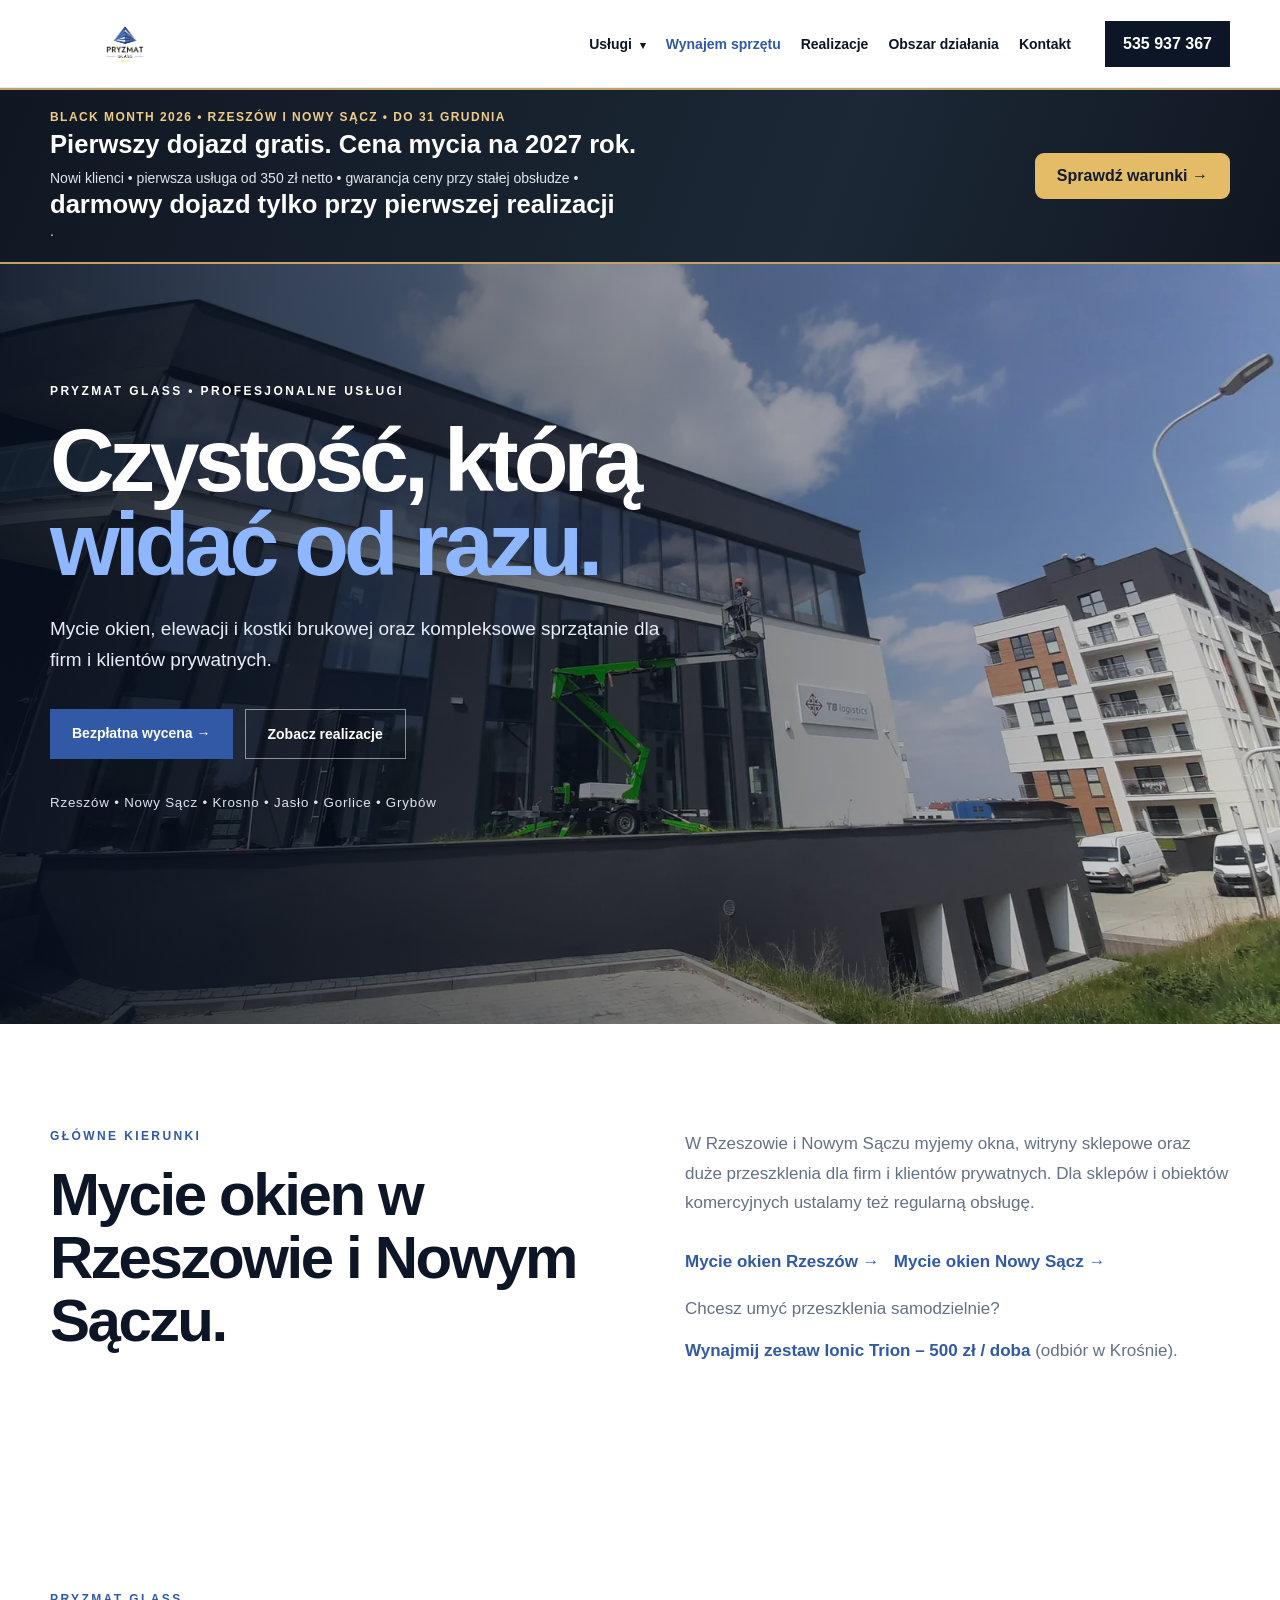
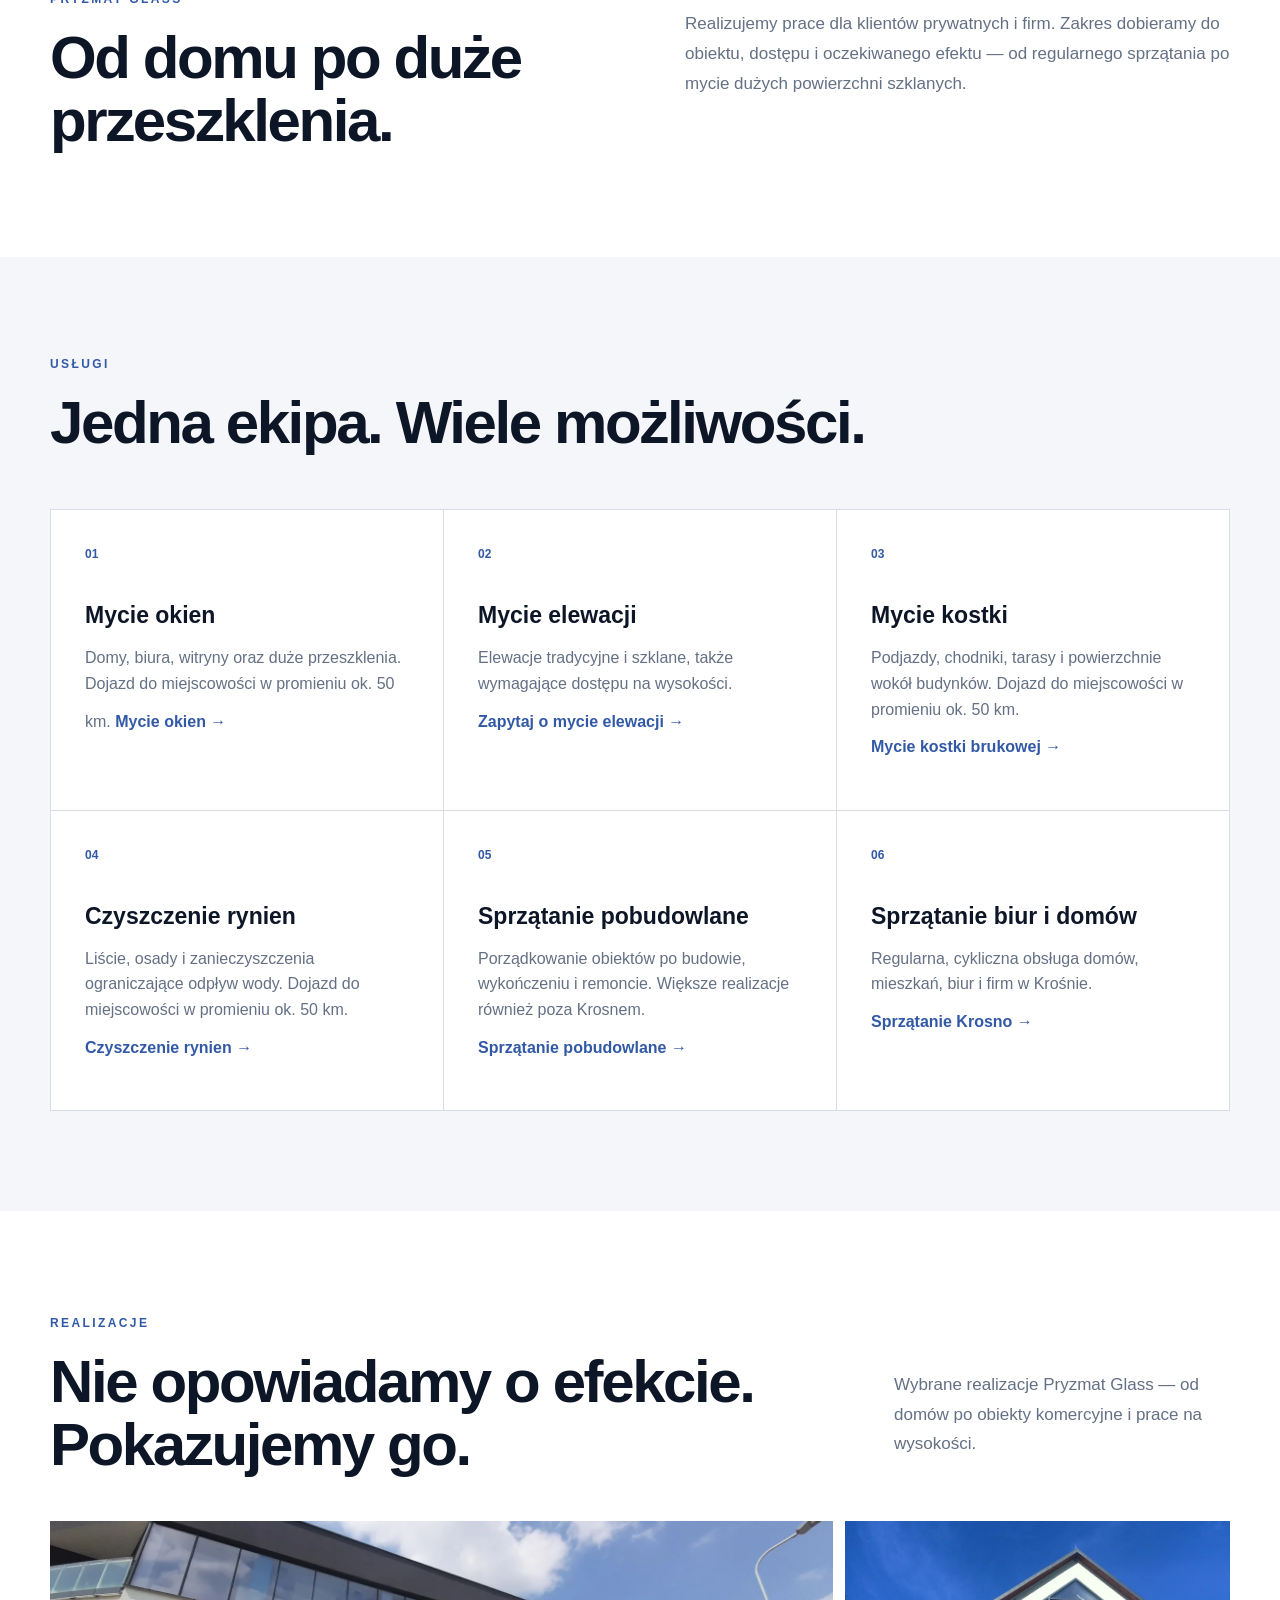
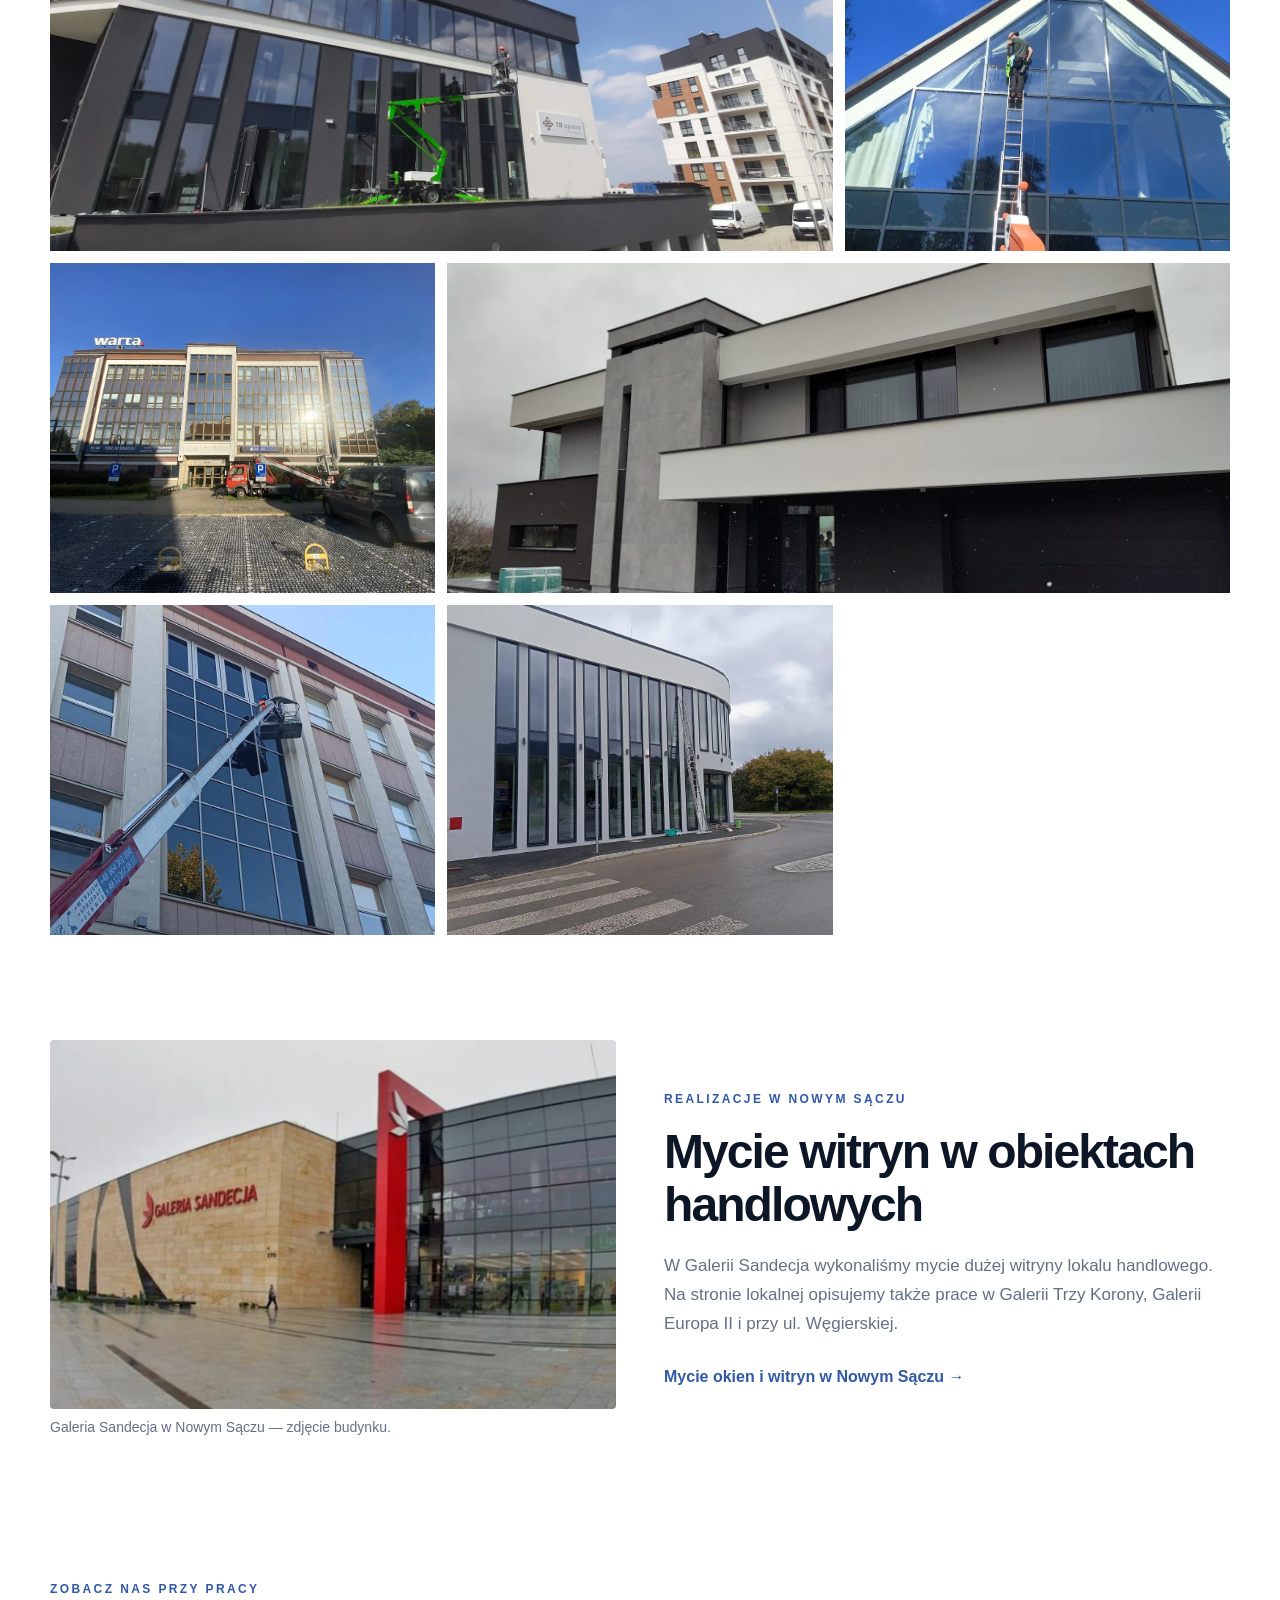
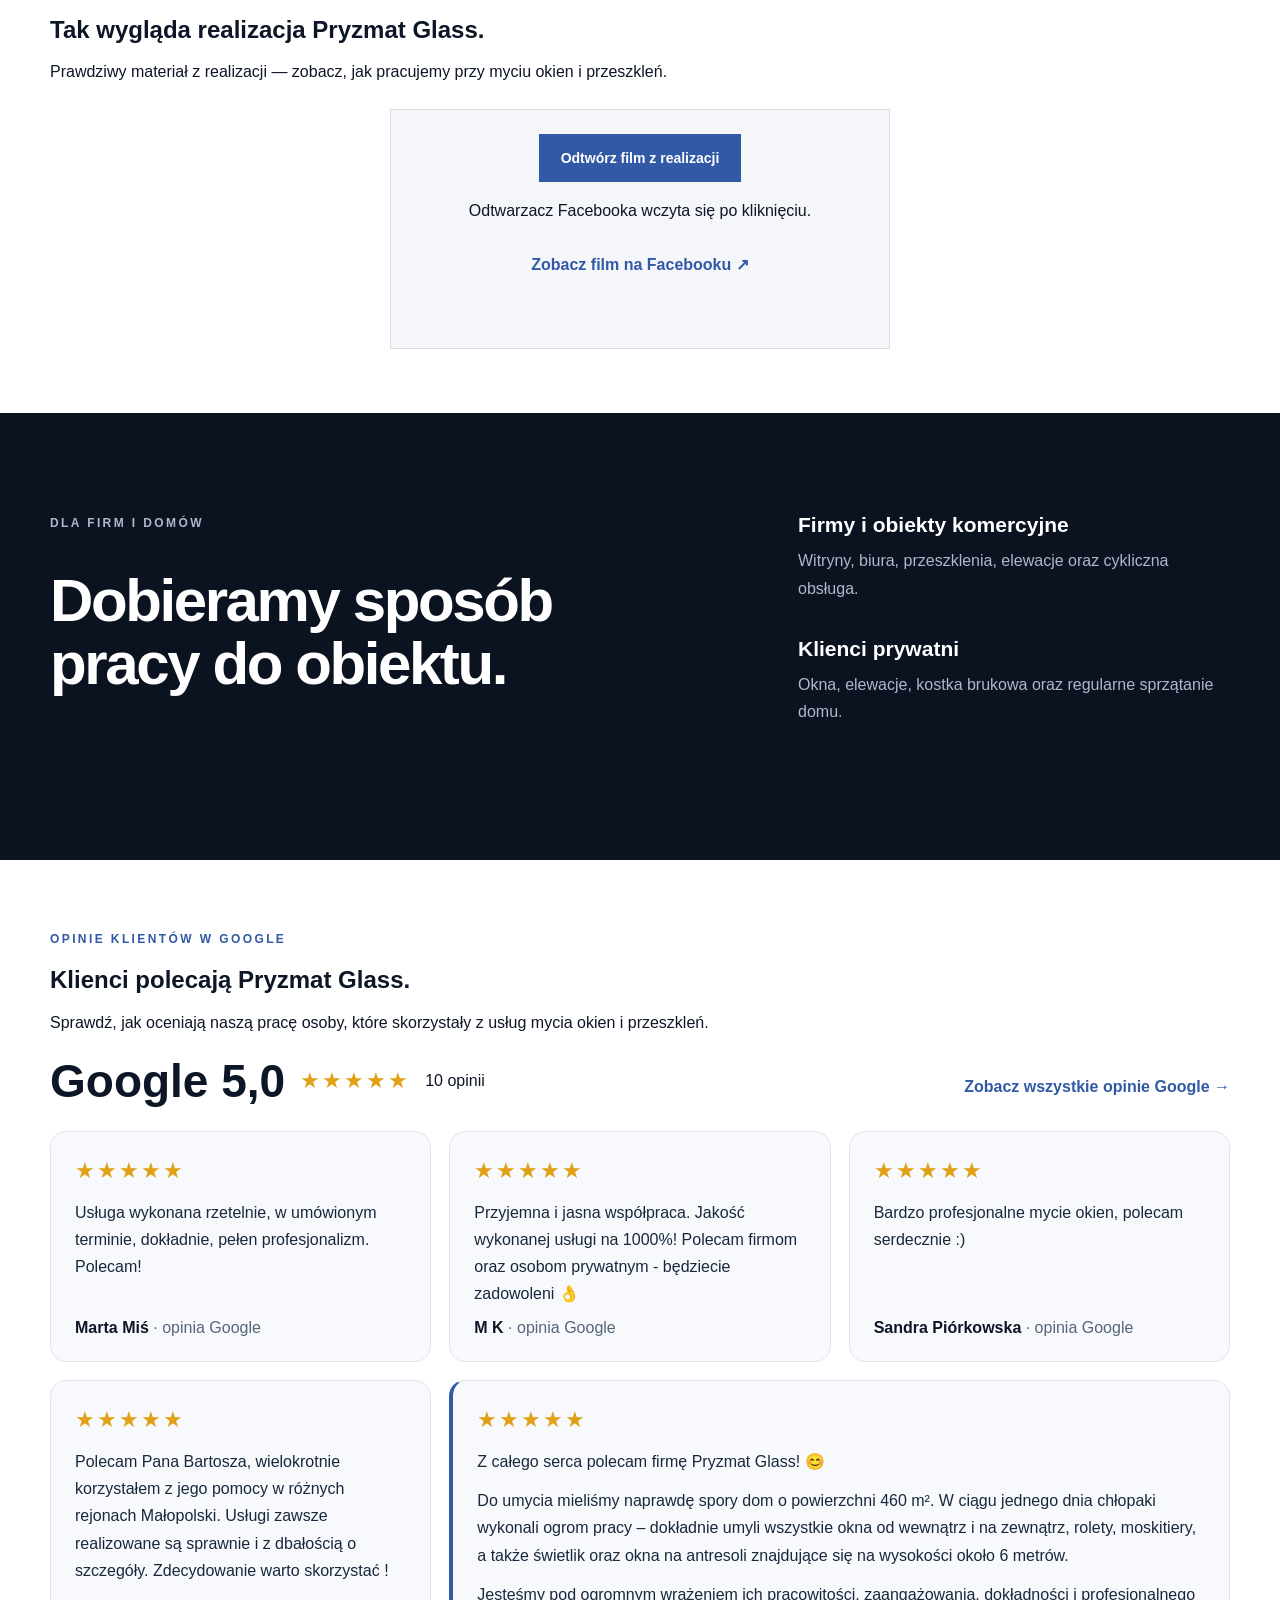
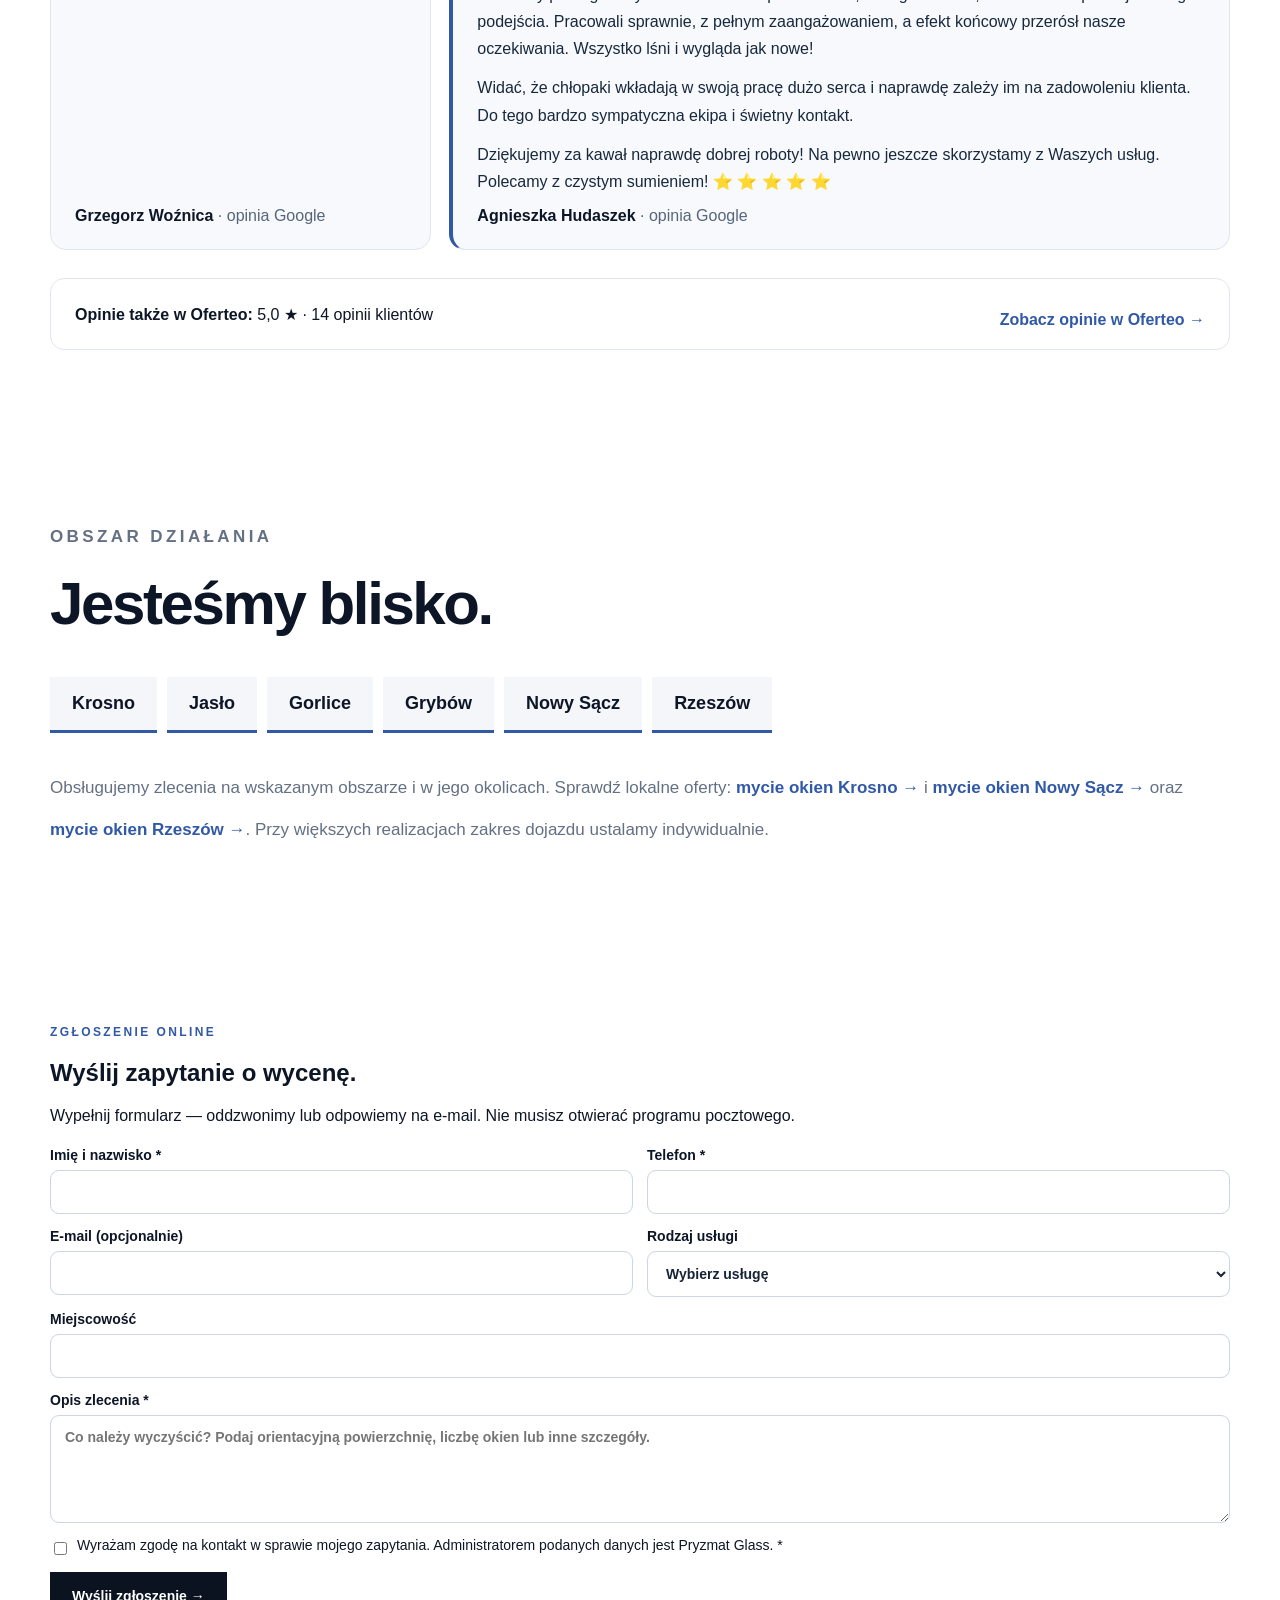
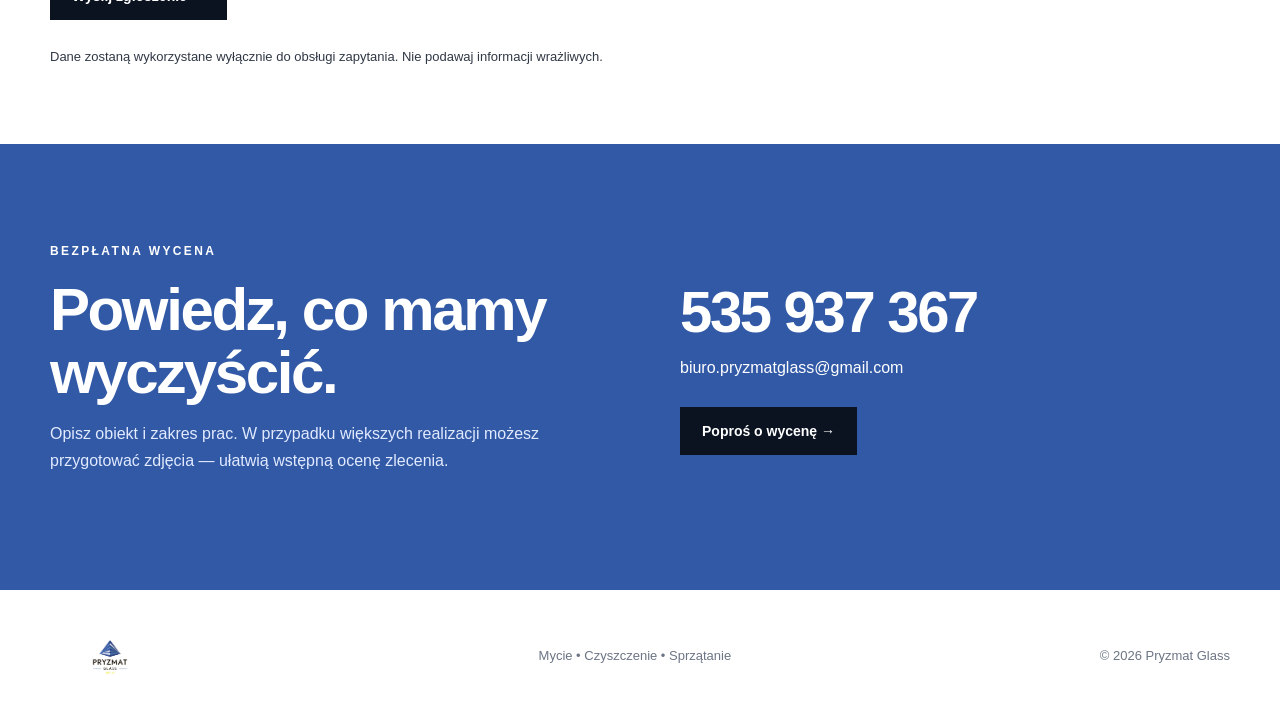
<file: index.html>
<!doctype html><html lang="pl"><head><meta charset="utf-8"><meta name="viewport" content="width=device-width,initial-scale=1"><title>Pryzmat Glass | Mycie okien Rzeszów i Nowy Sącz</title><meta name="description" content="Pryzmat Glass: mycie okien, witryn i dużych przeszkleń w Rzeszowie i Nowym Sączu. Obsługujemy też Krosno i okolice. Jednorazowo i cyklicznie."><link rel="canonical" href="https://pryzmat-glass.pl/"><link rel="icon" type="image/png" sizes="256x256" href="/assets/images/favicon.png"><link rel="stylesheet" href="assets/style.css?v=20261024-menu2">
<link rel="stylesheet" href="assets/black-month.css"><meta property="og:title" content="Pryzmat Glass"><meta property="og:description" content="Profesjonalne mycie i sprzątanie dla firm i domów."><meta property="og:url" content="https://pryzmat-glass.pl/"><meta property="og:type" content="website"><meta property="og:image" content="https://pryzmat-glass.pl/assets/images/20220507_125303.jpg"><script type="application/ld+json">{"@context":"https://schema.org","@type":"LocalBusiness","@id":"https://pryzmat-glass.pl/#business","name":"Pryzmat Glass","url":"https://pryzmat-glass.pl/","logo":"https://pryzmat-glass.pl/assets/images/logo.jpg","image":"https://pryzmat-glass.pl/assets/images/20220507_125303.jpg","telephone":"+48535937367","email":"biuro.pryzmatglass@gmail.com","sameAs":["https://www.tiktok.com/@bartek_mi","https://www.facebook.com/Mycie.Okien.Pryzmatglass"],"areaServed":["Rzeszów","Nowy Sącz","Krosno","Jasło","Gorlice","Grybów"],"makesOffer":[{"@type":"Offer","itemOffered":{"@type":"Service","name":"Mycie okien"}},{"@type":"Offer","itemOffered":{"@type":"Service","name":"Mycie elewacji"}},{"@type":"Offer","itemOffered":{"@type":"Service","name":"Mycie kostki brukowej"}},{"@type":"Offer","itemOffered":{"@type":"Service","name":"Czyszczenie rynien"}},{"@type":"Offer","itemOffered":{"@type":"Service","name":"Sprzątanie pobudowlane"}},{"@type":"Offer","itemOffered":{"@type":"Service","name":"Regularne sprzątanie biur"}},{"@type":"Offer","itemOffered":{"@type":"Service","name":"Regularne sprzątanie domów"}}]}</script>
<!-- Google tag (gtag.js) -->
<script async src="https://www.googletagmanager.com/gtag/js?id=G-3W2B2K7RCH"></script>
<script>
  window.dataLayer = window.dataLayer || [];
  function gtag(){dataLayer.push(arguments);}
  gtag('js', new Date());
  gtag('config', 'G-3W2B2K7RCH');
  gtag('config', 'AW-18460273766');
  document.addEventListener('click', function (event) {
    const phoneLink = event.target.closest('a[href^="tel:"]');
    if (!phoneLink) return;
    if (typeof gtag !== 'function') return;
    gtag('event', 'click_to_call', {
      link_url: phoneLink.getAttribute('href'),
      link_text: phoneLink.textContent.trim(),
      page_location: window.location.href
    });
    gtag('event', 'phone_click', {
      phone_number: phoneLink.getAttribute('href').replace('tel:', ''),
      page_location: window.location.href,
      link_text: phoneLink.textContent.trim()
    });
    if (event.isTrusted) {
      gtag('event', 'conversion', {
        send_to: 'AW-18460273766/7fAVCMOn3I8dEObYxeJE'
      });
    }
  });
</script>
<style id="critical-nav-styles">.top nav{align-items:center;gap:20px}.top nav>.nav-dropdown{position:relative;flex:0 0 auto}.top nav>.nav-dropdown>summary{display:block;list-style:none;cursor:pointer;white-space:nowrap;font-weight:700}.top nav>.nav-dropdown>summary::-webkit-details-marker{display:none}.top nav>.nav-dropdown>.nav-dropdown-list{position:absolute;top:calc(100% + 18px);left:-16px;min-width:245px;background:#fff;border:1px solid #e3e8f0;box-shadow:0 14px 32px #0d162626;padding:8px;display:flex;flex-direction:column;gap:0;z-index:30}.top nav>.nav-dropdown>.nav-dropdown-list a{display:block;padding:12px 14px;white-space:nowrap}.top nav>.nav-dropdown>.nav-dropdown-list a:hover{background:#eef3fa}.top nav>.nav-rental{white-space:nowrap;color:#3159a6;font-weight:800}@media(max-width:1050px) and (min-width:821px){.top{gap:16px}.top nav{gap:13px;font-size:13px}.brand img{width:112px}.phone{padding:12px;font-size:13px}}@media(max-width:820px){.top nav{align-items:stretch;gap:0}.top nav>.nav-dropdown>summary,.top nav>a{padding:12px 0}.top nav>.nav-dropdown>.nav-dropdown-list{position:static;min-width:0;box-shadow:none;border:0;border-left:2px solid #dce5f0;margin:4px 0 8px;padding:0 0 0 12px}.top nav>.nav-dropdown>.nav-dropdown-list a{white-space:normal}}</style></head><body>
<header class="top"><a class="brand" href="#start"><img src="assets/images/logo.jpg" alt="Pryzmat Glass"></a><button class="menu" aria-label="Menu">☰</button><nav aria-label="Nawigacja główna"><details class="nav-dropdown"><summary>Usługi <span aria-hidden="true">▾</span></summary><div class="nav-dropdown-list"><a href="#uslugi">Wszystkie usługi</a><a href="/mycie-okien/">Mycie okien</a><a href="/mycie-okien-rzeszow/">Mycie okien Rzeszów</a><a href="/czyszczenie-rynien/">Czyszczenie rynien</a><a href="/mycie-kostki-brukowej/">Mycie kostki brukowej</a><a href="/sprzatanie-krosno/">Sprzątanie biur i domów</a><a href="/sprzatanie-pobudowlane/">Sprzątanie pobudowlane</a></div></details><a class="nav-rental" href="/wynajem-myjki-do-okien/">Wynajem sprzętu</a><a href="#realizacje">Realizacje</a><a href="#obszar">Obszar działania</a><a href="#kontakt">Kontakt</a></nav><a class="phone" href="tel:+48535937367">535 937 367</a></header>
<main id="start">
<section class="bm-teaser" aria-label="Promocja BLACK MONTH 2026"><div class="bm-teaser-inner"><div class="bm-teaser-copy"><span class="bm-teaser-eyebrow">BLACK MONTH 2026 • Rzeszów i Nowy Sącz • do 31 grudnia</span><strong>Pierwszy dojazd gratis. Cena mycia na 2027 rok.</strong><p>Nowi klienci • pierwsza usługa od 350 zł netto • gwarancja ceny przy stałej obsłudze • <strong>darmowy dojazd tylko przy pierwszej realizacji</strong>.</p></div><a class="bm-teaser-cta" href="black-month/">Sprawdź warunki →</a></div></section>
<section class="hero"><div class="shade"></div><div class="heroText"><p class="eyebrow">PRYZMAT GLASS • PROFESJONALNE USŁUGI</p><h1>Czystość, którą<br><span>widać od razu.</span></h1><p>Mycie okien, elewacji i kostki brukowej oraz kompleksowe sprzątanie dla firm i klientów prywatnych.</p><div class="actions"><a class="primary" href="#kontakt">Bezpłatna wycena →</a><a class="ghost" href="#realizacje">Zobacz realizacje</a></div><small>Rzeszów • Nowy Sącz • Krosno • Jasło • Gorlice • Grybów</small></div></section>
<section class="intro wrap" aria-label="Główne miasta obsługi"><div><p class="eyebrow blue">GŁÓWNE KIERUNKI</p><h2>Mycie okien w Rzeszowie i Nowym Sączu.</h2></div><div class="related"><p>W Rzeszowie i Nowym Sączu myjemy okna, witryny sklepowe oraz duże przeszklenia dla firm i klientów prywatnych. Dla sklepów i obiektów komercyjnych ustalamy też regularną obsługę.</p><p><a class="textLink" href="/mycie-okien-rzeszow/">Mycie okien Rzeszów →</a> &nbsp; <a class="textLink" href="/mycie-okien-nowy-sacz/">Mycie okien Nowy Sącz →</a></p><p>Chcesz umyć przeszklenia samodzielnie? <a class="textLink" href="/wynajem-myjki-do-okien/">Wynajmij zestaw Ionic Trion – 500 zł / doba</a> (odbiór w Krośnie).</p></div></section>
<section class="intro wrap"><div><p class="eyebrow blue">PRYZMAT GLASS</p><h2>Od domu po duże przeszklenia.</h2></div><p>Realizujemy prace dla klientów prywatnych i firm. Zakres dobieramy do obiektu, dostępu i oczekiwanego efektu — od regularnego sprzątania po mycie dużych powierzchni szklanych.</p></section>
<section id="uslugi" class="services"><div class="wrap"><p class="eyebrow blue">USŁUGI</p><h2>Jedna ekipa. Wiele możliwości.</h2><div class="grid"><article><b>01</b><h3><a href="mycie-okien/">Mycie okien</a></h3><p>Domy, biura, witryny oraz duże przeszklenia. Dojazd do miejscowości w promieniu ok. 50 km. <a class="textLink" href="mycie-okien/">Mycie okien →</a></p></article><article><b>02</b><h3>Mycie elewacji</h3><p>Elewacje tradycyjne i szklane, także wymagające dostępu na wysokości. <a class="textLink" href="#kontakt">Zapytaj o mycie elewacji →</a></p></article><article><b>03</b><h3><a href="mycie-kostki-brukowej/">Mycie kostki</a></h3><p>Podjazdy, chodniki, tarasy i powierzchnie wokół budynków. Dojazd do miejscowości w promieniu ok. 50 km. <a class="textLink" href="mycie-kostki-brukowej/">Mycie kostki brukowej →</a></p></article><article><b>04</b><h3><a href="czyszczenie-rynien/">Czyszczenie rynien</a></h3><p>Liście, osady i zanieczyszczenia ograniczające odpływ wody. Dojazd do miejscowości w promieniu ok. 50 km. <a class="textLink" href="czyszczenie-rynien/">Czyszczenie rynien →</a></p></article><article><b>05</b><h3><a href="sprzatanie-pobudowlane/">Sprzątanie pobudowlane</a></h3><p>Porządkowanie obiektów po budowie, wykończeniu i remoncie. Większe realizacje również poza Krosnem. <a class="textLink" href="sprzatanie-pobudowlane/">Sprzątanie pobudowlane →</a></p></article><article><b>06</b><h3>Sprzątanie biur i domów</h3><p>Regularna, cykliczna obsługa domów, mieszkań, biur i firm w Krośnie.<br><a class="textLink" href="sprzatanie-krosno/">Sprzątanie Krosno →</a></p></article></div></div></section>
<section id="realizacje" class="gallery wrap"><div class="galleryHead"><div><p class="eyebrow blue">REALIZACJE</p><h2>Nie opowiadamy o efekcie.<br>Pokazujemy go.</h2></div><p>Wybrane realizacje Pryzmat Glass — od domów po obiekty komercyjne i prace na wysokości.</p></div><div class="masonry"><figure class="wide"><img src="assets/images/windows-hero-1600.webp" width="1600" height="1200" decoding="async" alt="Mycie dużej elewacji szklanej z podnośnika" loading="lazy"></figure><figure><img src="assets/images/gallery-high-glazing.webp" width="901" height="1200" decoding="async" alt="Mycie wysokich przeszkleń" loading="lazy"></figure><figure><img src="assets/images/gallery-building.webp" width="1200" height="900" decoding="async" alt="Realizacja mycia przeszkleń budynku" loading="lazy"></figure><figure class="wide"><img src="assets/images/gallery-house.webp" width="1600" height="1200" decoding="async" alt="Nowoczesny dom po pracach czyszczących" loading="lazy"></figure><figure><img src="assets/images/379412771_687825019931025_1287668583035881397_n.jpg" width="956" height="1920" decoding="async" alt="Mycie okien na wysokości z podnośnika" loading="lazy"></figure><figure><img src="assets/images/gallery-glazing.webp" width="1200" height="900" decoding="async" alt="Duże przeszklenia obiektu" loading="lazy"></figure></div></section>
<section class="nsHomeProject wrap" aria-labelledby="nowy-sacz-realizacja">
  <figure><img src="assets/images/galeria-sandecja-nowy-sacz-budynek.webp" alt="Galeria Sandecja w Nowym Sączu, widok budynku z zewnątrz" width="1220" height="794" loading="lazy"><figcaption>Galeria Sandecja w Nowym Sączu — zdjęcie budynku.</figcaption></figure>
  <div><p class="eyebrow blue">REALIZACJE W NOWYM SĄCZU</p><h2 id="nowy-sacz-realizacja">Mycie witryn w obiektach handlowych</h2><p>W Galerii Sandecja wykonaliśmy mycie dużej witryny lokalu handlowego. Na stronie lokalnej opisujemy także prace w Galerii Trzy Korony, Galerii Europa II i przy ul. Węgierskiej.</p><a class="textLink" href="/mycie-okien-nowy-sacz/">Mycie okien i witryn w Nowym Sączu →</a></div>
</section>
<section class="wrap" aria-labelledby="video-praca" style="padding-top:64px;padding-bottom:64px">
  <p class="eyebrow blue">ZOBACZ NAS PRZY PRACY</p>
  <h2 id="video-praca">Tak wygląda realizacja Pryzmat Glass.</h2>
  <p>Prawdziwy materiał z realizacji — zobacz, jak pracujemy przy myciu okien i przeszkleń.</p>
  <div id="fb-root"></div>
  <div class="projectVideo">
    <button class="primary" id="load-project-video" type="button">Odtwórz film z realizacji</button>
    <p id="project-video-status" role="status">Odtwarzacz Facebooka wczyta się po kliknięciu.</p>
    <p><a class="textLink" href="https://www.facebook.com/reel/911259854838843/" target="_blank" rel="noopener noreferrer">Zobacz film na Facebooku ↗</a></p>
    <div class="fb-video"
      data-href="https://www.facebook.com/reel/911259854838843/"
      data-width="500"
      data-show-text="true">
    </div>
  </div>
</section>
<section class="dark"><div class="wrap darkGrid"><div><p class="eyebrow">DLA FIRM I DOMÓW</p><h2>Dobieramy sposób pracy do obiektu.</h2></div><div><h3>Firmy i obiekty komercyjne</h3><p>Witryny, biura, przeszklenia, elewacje oraz cykliczna obsługa.</p><h3>Klienci prywatni</h3><p>Okna, elewacje, kostka brukowa oraz regularne sprzątanie domu.</p></div></div></section>
<section id="opinie" class="wrap reviews-section" aria-labelledby="opinie-title">
<style>
.reviews-section{padding-top:72px;padding-bottom:72px}
.reviews-head{display:flex;align-items:center;justify-content:space-between;gap:20px;flex-wrap:wrap;margin:24px 0}
.reviews-score{display:flex;align-items:center;gap:15px;flex-wrap:wrap}
.reviews-score strong{font-size:clamp(32px,4vw,46px);line-height:1.1}
.review-stars{color:#e0a116;font-size:22px;letter-spacing:2px;line-height:1.4}
.reviews-grid{display:grid;grid-template-columns:repeat(3,minmax(0,1fr));gap:18px}
.review-card{background:#f7f9fc;border:1px solid #e0e6ef;border-radius:16px;padding:24px;display:flex;flex-direction:column;gap:12px;min-width:0}
.review-card blockquote{margin:0;flex:1;color:#18283c;line-height:1.7}
.review-card blockquote p{margin:0 0 12px}
.review-card blockquote p:last-child{margin-bottom:0}
.review-author{font-weight:700;margin:0}
.review-author span{font-weight:400;color:#56657a}
.review-featured{grid-column:span 2;border-left:4px solid #3159a6}
.reviews-extra{margin-top:28px;padding:20px 24px;border:1px solid #e0e6ef;border-radius:14px;display:flex;align-items:center;justify-content:space-between;gap:18px;flex-wrap:wrap}
.reviews-extra p{margin:0}
@media(max-width:900px){.reviews-grid{grid-template-columns:repeat(2,minmax(0,1fr))}}
@media(max-width:600px){.reviews-grid{grid-template-columns:1fr}.review-featured{grid-column:auto}.review-card{padding:20px}}
</style>
<p class="eyebrow blue">OPINIE KLIENTÓW W GOOGLE</p>
<h2 id="opinie-title">Klienci polecają Pryzmat Glass.</h2>
<p>Sprawdź, jak oceniają naszą pracę osoby, które skorzystały z usług mycia okien i przeszkleń.</p>
<div class="reviews-head"><div class="reviews-score"><strong>Google 5,0</strong><span class="review-stars" aria-label="5 na 5 gwiazdek">★★★★★</span><span>10 opinii</span></div><a class="textLink" href="https://share.google/CoaJXRYc7ITCVn3LO" target="_blank" rel="noopener noreferrer">Zobacz wszystkie opinie Google →</a></div>
<div class="reviews-grid"><article class="review-card"><div class="review-stars" aria-label="5 na 5 gwiazdek">★★★★★</div><blockquote><p>Usługa wykonana rzetelnie, w umówionym terminie, dokładnie, pełen profesjonalizm. Polecam!</p></blockquote><p class="review-author">Marta Miś <span>· opinia Google</span></p></article><article class="review-card"><div class="review-stars" aria-label="5 na 5 gwiazdek">★★★★★</div><blockquote><p>Przyjemna i jasna współpraca. Jakość wykonanej usługi na 1000%! Polecam firmom oraz osobom prywatnym - będziecie zadowoleni 👌</p></blockquote><p class="review-author">M K <span>· opinia Google</span></p></article><article class="review-card"><div class="review-stars" aria-label="5 na 5 gwiazdek">★★★★★</div><blockquote><p>Bardzo profesjonalne mycie okien, polecam serdecznie :)</p></blockquote><p class="review-author">Sandra Piórkowska <span>· opinia Google</span></p></article><article class="review-card"><div class="review-stars" aria-label="5 na 5 gwiazdek">★★★★★</div><blockquote><p>Polecam Pana Bartosza, wielokrotnie korzystałem z jego pomocy w różnych rejonach Małopolski. Usługi zawsze realizowane są sprawnie i z dbałością o szczegóły. Zdecydowanie warto skorzystać !</p></blockquote><p class="review-author">Grzegorz Woźnica <span>· opinia Google</span></p></article><article class="review-card review-featured"><div class="review-stars" aria-label="5 na 5 gwiazdek">★★★★★</div><blockquote><p>Z całego serca polecam firmę Pryzmat Glass! 😊</p><p>Do umycia mieliśmy naprawdę spory dom o powierzchni 460 m². W ciągu jednego dnia chłopaki wykonali ogrom pracy – dokładnie umyli wszystkie okna od wewnątrz i na zewnątrz, rolety, moskitiery, a także świetlik oraz okna na antresoli znajdujące się na wysokości około 6 metrów.</p><p>Jesteśmy pod ogromnym wrażeniem ich pracowitości, zaangażowania, dokładności i profesjonalnego podejścia. Pracowali sprawnie, z pełnym zaangażowaniem, a efekt końcowy przerósł nasze oczekiwania. Wszystko lśni i wygląda jak nowe!</p><p>Widać, że chłopaki wkładają w swoją pracę dużo serca i naprawdę zależy im na zadowoleniu klienta. Do tego bardzo sympatyczna ekipa i świetny kontakt.</p><p>Dziękujemy za kawał naprawdę dobrej roboty! Na pewno jeszcze skorzystamy z Waszych usług. Polecamy z czystym sumieniem! ⭐ ⭐ ⭐ ⭐ ⭐</p></blockquote><p class="review-author">Agnieszka Hudaszek <span>· opinia Google</span></p></article></div>
<div class="reviews-extra"><p><strong>Opinie także w Oferteo:</strong> 5,0 ★ · 14 opinii klientów</p><a class="textLink" href="https://www.oferteo.pl/pryzmatglass/firma/3871921" target="_blank" rel="noopener noreferrer">Zobacz opinie w Oferteo →</a></div>
</section>
<section id="obszar" class="area wrap"><p class="eyebrow blue">OBSZAR DZIAŁANIA</p><h2>Jesteśmy blisko.</h2><div class="cities"><span><a href="mycie-okien-krosno/">Krosno</a></span><span>Jasło</span><span>Gorlice</span><span>Grybów</span><span><a href="mycie-okien-nowy-sacz/">Nowy Sącz</a></span><span><a href="mycie-okien-rzeszow/">Rzeszów</a></span></div><p>Obsługujemy zlecenia na wskazanym obszarze i w jego okolicach. Sprawdź lokalne oferty: <a class="textLink" href="mycie-okien-krosno/">mycie okien Krosno →</a> i <a class="textLink" href="mycie-okien-nowy-sacz/">mycie okien Nowy Sącz →</a> oraz <a class="textLink" href="mycie-okien-rzeszow/">mycie okien Rzeszów →</a>. Przy większych realizacjach zakres dojazdu ustalamy indywidualnie.</p></section>
<style>
.request-form{display:grid;grid-template-columns:repeat(2,minmax(0,1fr));gap:14px;margin-top:22px}
.request-form label{display:flex;flex-direction:column;gap:7px;font-weight:650;font-size:14px}
.request-form input,.request-form select,.request-form textarea{width:100%;box-sizing:border-box;padding:13px 14px;border:1px solid #ccd5e0;border-radius:9px;font:inherit;background:#fff;color:#172337}
.request-form input:focus,.request-form select:focus,.request-form textarea:focus{outline:2px solid #3159a6;outline-offset:1px}
.request-form .wide{grid-column:1/-1}
.request-form button{cursor:pointer;border:0}
.request-form .honeypot{position:absolute;left:-9999px;width:1px;height:1px;overflow:hidden}
.request-note{font-size:13px;line-height:1.5;opacity:.85}
@media(max-width:650px){.request-form{grid-template-columns:1fr}}
</style>
<section class="wrap" id="formularz" aria-labelledby="formularz-title" style="padding-top:64px;padding-bottom:64px">
<p class="eyebrow blue">ZGŁOSZENIE ONLINE</p><h2 id="formularz-title">Wyślij zapytanie o wycenę.</h2>
<p>Wypełnij formularz — oddzwonimy lub odpowiemy na e-mail. Nie musisz otwierać programu pocztowego.</p>
<form class="request-form" id="request-form" method="POST" action="https://script.google.com/macros/s/AKfycbwnBklaG6JYhsTq2gUDL-u3rOyIJ3OiNV3VYitHNVyZTEN9QL8fhOZYcJyn-UZ7VEuBCQ/exec" target="request-form-target">
<label>Imię i nazwisko *<input name="name" autocomplete="name" maxlength="120" required></label>
<label>Telefon *<input name="phone" type="tel" autocomplete="tel" maxlength="35" required></label>
<label>E-mail (opcjonalnie)<input name="email" type="email" autocomplete="email" maxlength="200"></label>
<label>Rodzaj usługi<select name="service"><option value="">Wybierz usługę</option><option>Mycie okien i witryn</option><option>Mycie elewacji</option><option>Mycie kostki brukowej</option><option>Czyszczenie rynien</option><option>Sprzątanie biur i lokali</option><option>Sprzątanie pobudowlane</option><option>Inna usługa</option></select></label>
<label class="wide">Miejscowość<input name="city" autocomplete="address-level2" maxlength="120"></label>
<label class="wide">Opis zlecenia *<textarea name="message" rows="5" maxlength="3000" placeholder="Co należy wyczyścić? Podaj orientacyjną powierzchnię, liczbę okien lub inne szczegóły." required></textarea></label>
<div class="honeypot" aria-hidden="true"><label>Strona internetowa<input name="website" tabindex="-1" autocomplete="off"></label></div>
<label class="wide" style="flex-direction:row;align-items:flex-start;font-weight:400"><input type="checkbox" required style="width:auto;margin-top:5px"><span>Wyrażam zgodę na kontakt w sprawie mojego zapytania. Administratorem podanych danych jest Pryzmat Glass. *</span></label>
<div class="wide"><button class="primary black" type="submit" id="request-submit">Wyślij zgłoszenie →</button></div>
<p class="wide request-note" id="request-status" role="status" aria-live="polite">Dane zostaną wykorzystane wyłącznie do obsługi zapytania. Nie podawaj informacji wrażliwych.</p>
</form>
<iframe name="request-form-target" id="request-form-target" title="Wysyłanie zgłoszenia" style="display:none"></iframe>
<script>
(function(){
const form=document.getElementById('request-form'),frame=document.getElementById('request-form-target'),status=document.getElementById('request-status'),button=document.getElementById('request-submit');
let pending=false;
form.addEventListener('submit',function(){pending=true;button.disabled=true;status.textContent='Wysyłanie zgłoszenia…';});
frame.addEventListener('load',function(){if(!pending)return;pending=false;button.disabled=false;status.textContent='Formularz został przekazany do obsługi. Jeśli nie otrzymasz odpowiedzi, zadzwoń pod 535 937 367.';form.reset();});
// Zdarzenie generate_lead wymaga potwierdzenia sukcesu z Apps Script.
// Samo zaladowanie iframe nie potwierdza wyslania e-maila.
window.addEventListener('message',function(event){
  if(event.origin!=='https://script.google.com' && event.origin!=='https://script.googleusercontent.com')return;
  if(!event.data || event.data.type!=='pryzmat_form_success')return;
  if(typeof gtag==='function')gtag('event','generate_lead',{method:'contact_form'});
});
})();
</script>
</section>
<section id="kontakt" class="contact"><div class="wrap contactGrid"><div><p class="eyebrow">BEZPŁATNA WYCENA</p><h2>Powiedz, co mamy wyczyścić.</h2><p>Opisz obiekt i zakres prac. W przypadku większych realizacji możesz przygotować zdjęcia — ułatwią wstępną ocenę zlecenia.</p></div><div class="contactBox"><a class="number" href="tel:+48535937367">535 937 367</a><a class="mail" href="mailto:biuro.pryzmatglass@gmail.com?subject=Wycena%20Pryzmat%20Glass">biuro.pryzmatglass@gmail.com</a><a class="primary black" href="mailto:biuro.pryzmatglass@gmail.com?subject=Wycena%20Pryzmat%20Glass">Poproś o wycenę →</a></div></div></section></main>
<footer><div class="wrap foot"><img src="assets/images/logo.jpg" alt="Pryzmat Glass"><p>Mycie • Czyszczenie • Sprzątanie</p><p>© 2026 Pryzmat Glass</p></div></footer><script src="assets/app.js"></script></body></html>
</file>
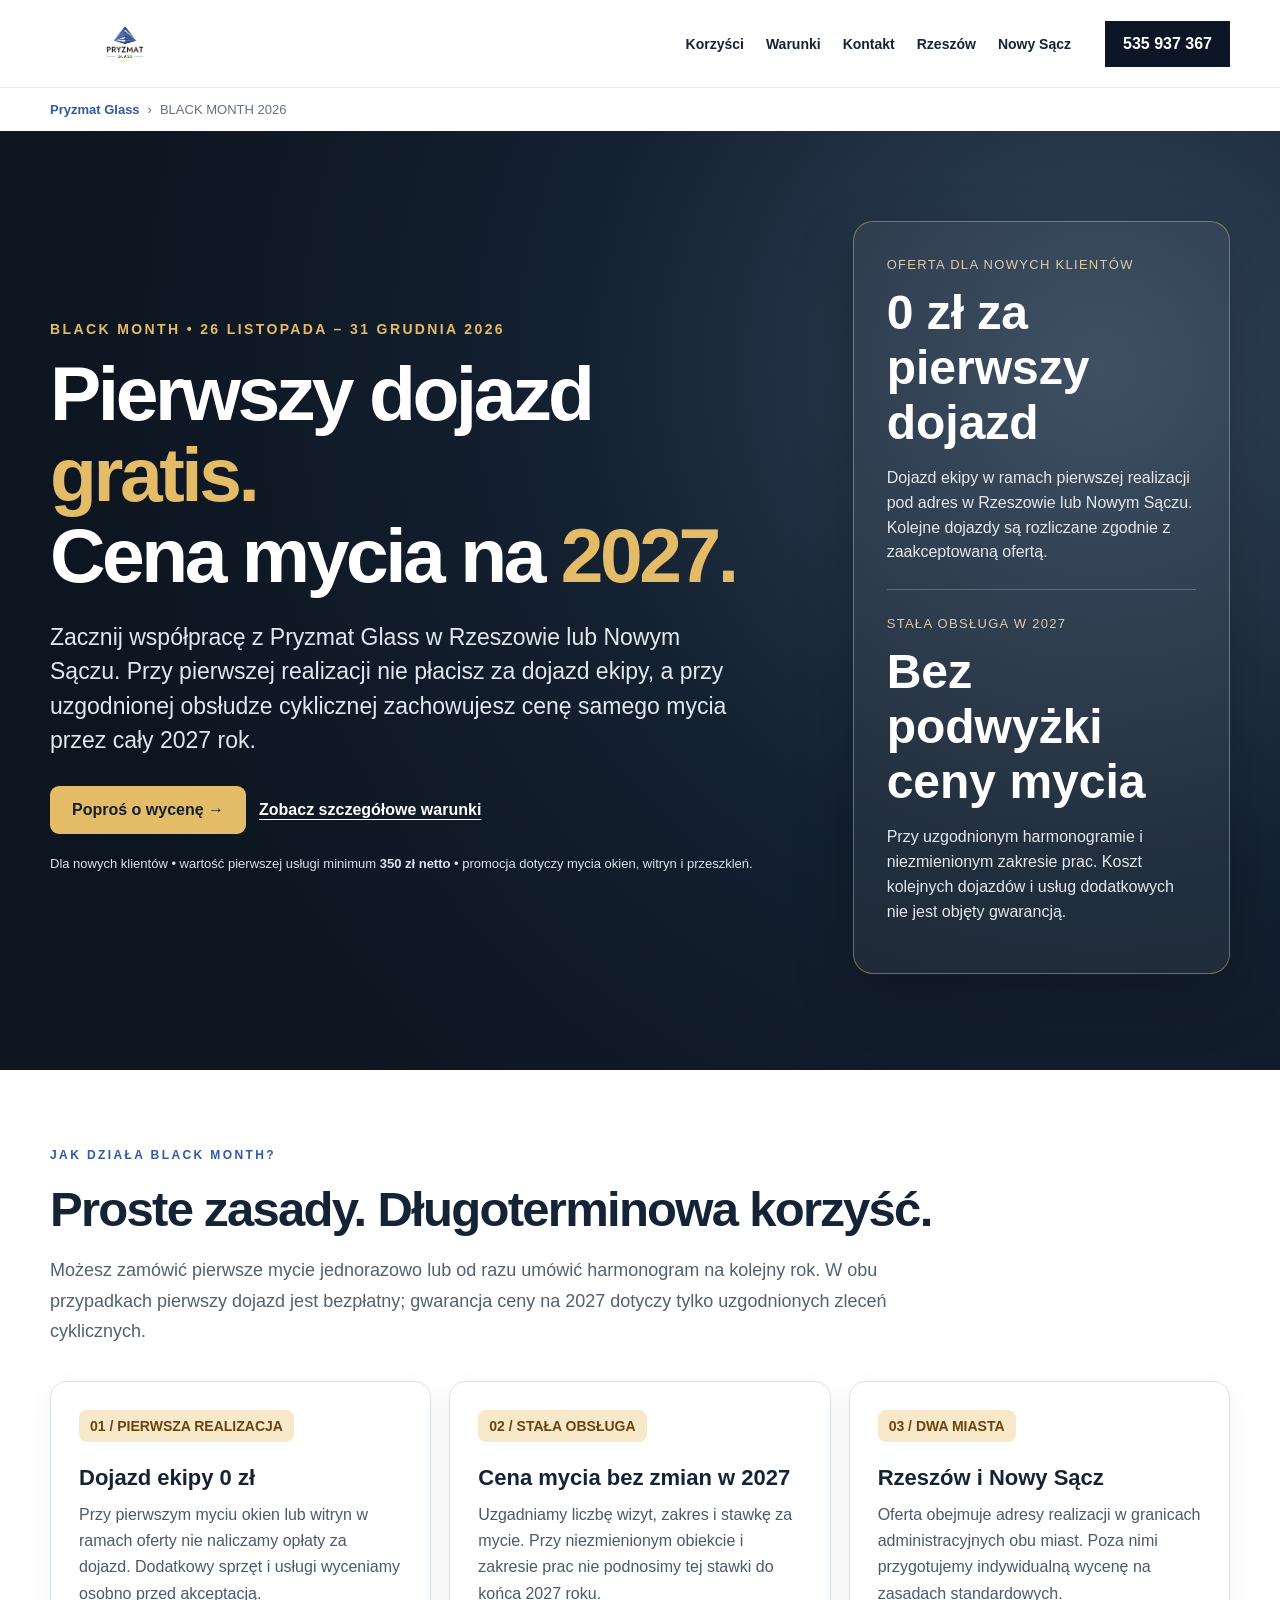
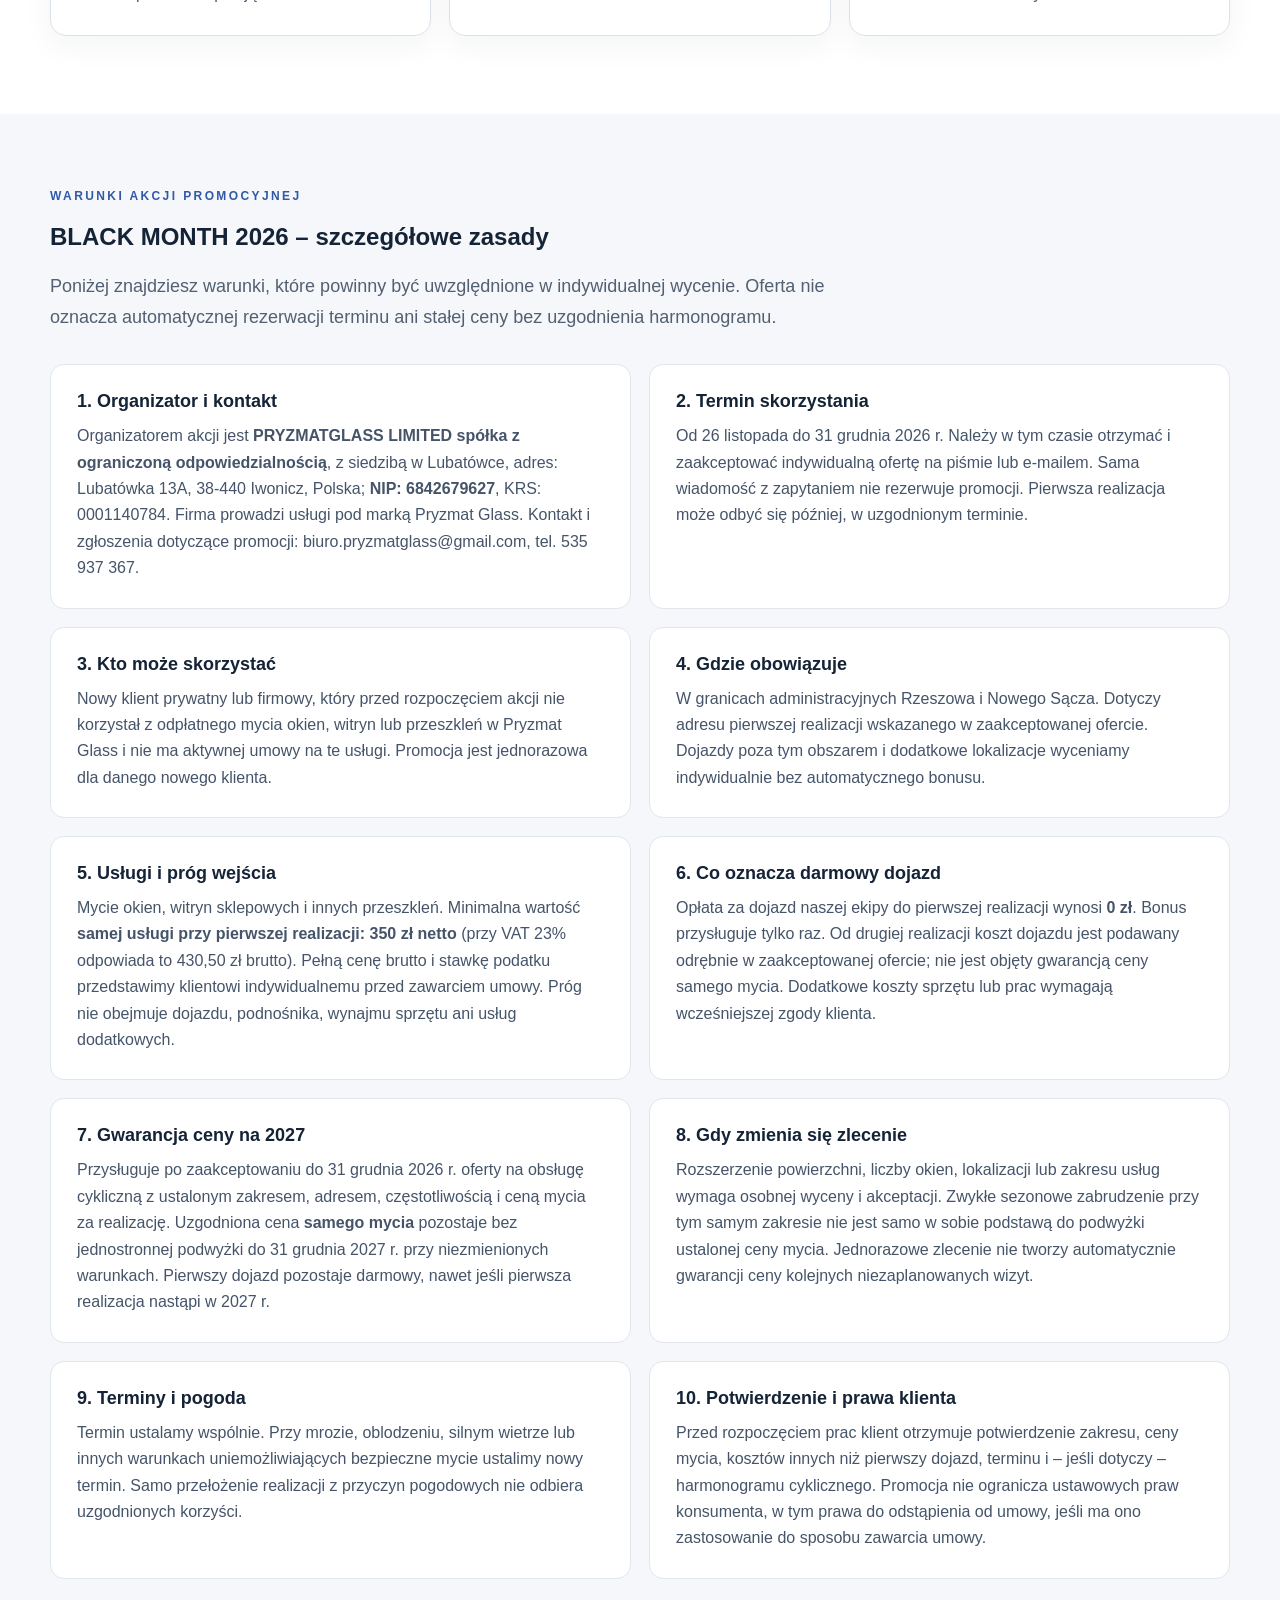
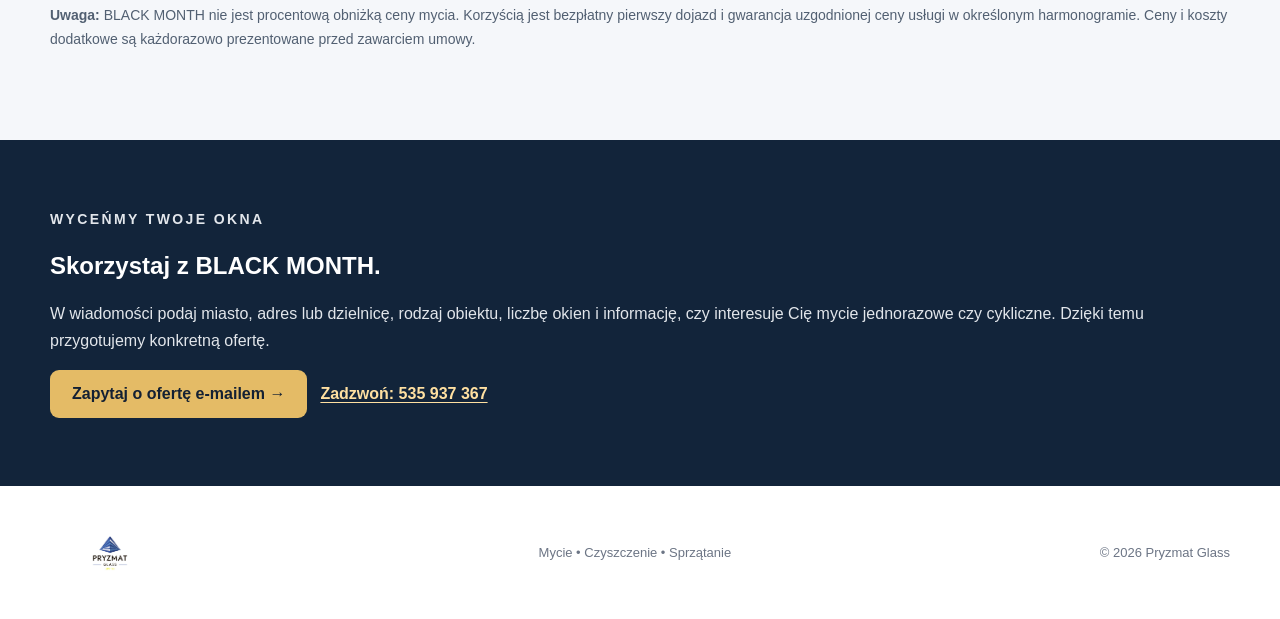
<file: black-month/index.html>
<!doctype html>
<html lang="pl">
<head>
<meta charset="utf-8">
<meta name="viewport" content="width=device-width,initial-scale=1">
<title>BLACK MONTH 2026 | Pierwszy dojazd gratis – Pryzmat Glass</title>
<meta name="description" content="BLACK MONTH Pryzmat Glass: od 26 listopada do 31 grudnia 2026 nowi klienci w Rzeszowie i Nowym Sączu mogą uzyskać bezpłatny dojazd przy pierwszym myciu okien oraz stałą cenę cyklicznego mycia na 2027 r. Sprawdź warunki.">
<link rel="canonical" href="https://pryzmat-glass.pl/black-month/">
<link rel="stylesheet" href="../assets/style.css">
<link rel="stylesheet" href="../assets/black-month.css">
<meta property="og:type" content="website">
<meta property="og:title" content="BLACK MONTH Pryzmat Glass | Pierwszy dojazd gratis">
<meta property="og:description" content="Dla nowych klientów w Rzeszowie i Nowym Sączu. Pierwszy dojazd gratis przy myciu od 350 zł netto, a przy stałej obsłudze – gwarancja ceny mycia w 2027 r.">
<meta property="og:url" content="https://pryzmat-glass.pl/black-month/">
<meta property="og:image" content="https://pryzmat-glass.pl/assets/images/20220507_125303.jpg">
</head>
<body class="bm-page">
<header class="top"><a class="brand" href="../"><img src="../assets/images/logo.jpg" alt="Pryzmat Glass"></a><button class="menu" aria-label="Menu">☰</button><nav aria-label="Nawigacja"><a href="#korzysci">Korzyści</a><a href="#warunki">Warunki</a><a href="#kontakt">Kontakt</a><a href="../mycie-okien-rzeszow/">Rzeszów</a><a href="../mycie-okien-nowy-sacz/">Nowy Sącz</a></nav><a class="phone" href="tel:+48535937367">535 937 367</a></header>
<main>
<nav class="breadcrumbs wrap" aria-label="Okruszki"><a href="../">Pryzmat Glass</a><span aria-hidden="true">›</span><span>BLACK MONTH 2026</span></nav>
<section class="bm-hero" aria-labelledby="bm-title"><div class="wrap bm-hero-inner">
<div>
<p class="bm-kicker">BLACK MONTH • 26 LISTOPADA – 31 GRUDNIA 2026</p>
<h1 id="bm-title">Pierwszy dojazd <em>gratis.</em><br>Cena mycia na <em>2027.</em></h1>
<p class="bm-hero-lead">Zacznij współpracę z Pryzmat Glass w Rzeszowie lub Nowym Sączu. Przy pierwszej realizacji nie płacisz za dojazd ekipy, a przy uzgodnionej obsłudze cyklicznej zachowujesz cenę samego mycia przez cały 2027 rok.</p>
<div class="bm-actions"><a class="bm-button" href="#kontakt">Poproś o wycenę →</a><a class="bm-link" href="#warunki">Zobacz szczegółowe warunki</a></div>
<p class="bm-small">Dla nowych klientów • wartość pierwszej usługi minimum <strong>350 zł netto</strong> • promocja dotyczy mycia okien, witryn i przeszkleń.</p>
</div>
<aside class="bm-ticket" aria-label="Najważniejsze zasady">
<small>OFERTA DLA NOWYCH KLIENTÓW</small>
<strong>0 zł za pierwszy dojazd</strong>
<p>Dojazd ekipy w ramach pierwszej realizacji pod adres w Rzeszowie lub Nowym Sączu. Kolejne dojazdy są rozliczane zgodnie z zaakceptowaną ofertą.</p>
<hr>
<small>STAŁA OBSŁUGA W 2027</small>
<strong>Bez podwyżki ceny mycia</strong>
<p>Przy uzgodnionym harmonogramie i niezmienionym zakresie prac. Koszt kolejnych dojazdów i usług dodatkowych nie jest objęty gwarancją.</p>
</aside>
</div></section>
<section class="bm-block wrap" id="korzysci" aria-labelledby="bm-korzysci-title">
<p class="eyebrow blue">JAK DZIAŁA BLACK MONTH?</p><h2 id="bm-korzysci-title">Proste zasady. Długoterminowa korzyść.</h2>
<p class="bm-intro">Możesz zamówić pierwsze mycie jednorazowo lub od razu umówić harmonogram na kolejny rok. W obu przypadkach pierwszy dojazd jest bezpłatny; gwarancja ceny na 2027 dotyczy tylko uzgodnionych zleceń cyklicznych.</p>
<div class="bm-cards">
<article class="bm-card"><b>01 / PIERWSZA REALIZACJA</b><h3>Dojazd ekipy 0 zł</h3><p>Przy pierwszym myciu okien lub witryn w ramach oferty nie naliczamy opłaty za dojazd. Dodatkowy sprzęt i usługi wyceniamy osobno przed akceptacją.</p></article>
<article class="bm-card"><b>02 / STAŁA OBSŁUGA</b><h3>Cena mycia bez zmian w 2027</h3><p>Uzgadniamy liczbę wizyt, zakres i stawkę za mycie. Przy niezmienionym obiekcie i zakresie prac nie podnosimy tej stawki do końca 2027 roku.</p></article>
<article class="bm-card"><b>03 / DWA MIASTA</b><h3>Rzeszów i Nowy Sącz</h3><p>Oferta obejmuje adresy realizacji w granicach administracyjnych obu miast. Poza nimi przygotujemy indywidualną wycenę na zasadach standardowych.</p></article>
</div>
</section>
<section class="bm-terms" id="warunki" aria-labelledby="bm-warunki-title"><div class="wrap">
<p class="eyebrow blue">WARUNKI AKCJI PROMOCYJNEJ</p><h2 id="bm-warunki-title">BLACK MONTH 2026 – szczegółowe zasady</h2>
<p class="bm-intro">Poniżej znajdziesz warunki, które powinny być uwzględnione w indywidualnej wycenie. Oferta nie oznacza automatycznej rezerwacji terminu ani stałej ceny bez uzgodnienia harmonogramu.</p>
<div class="bm-terms-list">
<section class="bm-term"><h3>1. Organizator i kontakt</h3><p>Organizatorem akcji jest <strong>PRYZMATGLASS LIMITED spółka z ograniczoną odpowiedzialnością</strong>, z siedzibą w Lubatówce, adres: Lubatówka 13A, 38-440 Iwonicz, Polska; <strong>NIP: 6842679627</strong>, KRS: 0001140784. Firma prowadzi usługi pod marką Pryzmat Glass. Kontakt i zgłoszenia dotyczące promocji: <a href="mailto:biuro.pryzmatglass@gmail.com">biuro.pryzmatglass@gmail.com</a>, tel. <a href="tel:+48535937367">535 937 367</a>.</p></section>
<section class="bm-term"><h3>2. Termin skorzystania</h3><p>Od <time datetime="2026-11-26">26 listopada</time> do <time datetime="2026-12-31">31 grudnia 2026 r.</time> Należy w tym czasie otrzymać i zaakceptować indywidualną ofertę na piśmie lub e-mailem. Sama wiadomość z zapytaniem nie rezerwuje promocji. Pierwsza realizacja może odbyć się później, w uzgodnionym terminie.</p></section>
<section class="bm-term"><h3>3. Kto może skorzystać</h3><p>Nowy klient prywatny lub firmowy, który przed rozpoczęciem akcji nie korzystał z odpłatnego mycia okien, witryn lub przeszkleń w Pryzmat Glass i nie ma aktywnej umowy na te usługi. Promocja jest jednorazowa dla danego nowego klienta.</p></section>
<section class="bm-term"><h3>4. Gdzie obowiązuje</h3><p>W granicach administracyjnych Rzeszowa i Nowego Sącza. Dotyczy adresu pierwszej realizacji wskazanego w zaakceptowanej ofercie. Dojazdy poza tym obszarem i dodatkowe lokalizacje wyceniamy indywidualnie bez automatycznego bonusu.</p></section>
<section class="bm-term"><h3>5. Usługi i próg wejścia</h3><p>Mycie okien, witryn sklepowych i innych przeszkleń. Minimalna wartość <strong>samej usługi przy pierwszej realizacji: 350 zł netto</strong> (przy VAT 23% odpowiada to 430,50 zł brutto). Pełną cenę brutto i stawkę podatku przedstawimy klientowi indywidualnemu przed zawarciem umowy. Próg nie obejmuje dojazdu, podnośnika, wynajmu sprzętu ani usług dodatkowych.</p></section>
<section class="bm-term"><h3>6. Co oznacza darmowy dojazd</h3><p>Opłata za dojazd naszej ekipy do pierwszej realizacji wynosi <strong>0 zł</strong>. Bonus przysługuje tylko raz. Od drugiej realizacji koszt dojazdu jest podawany odrębnie w zaakceptowanej ofercie; nie jest objęty gwarancją ceny samego mycia. Dodatkowe koszty sprzętu lub prac wymagają wcześniejszej zgody klienta.</p></section>
<section class="bm-term"><h3>7. Gwarancja ceny na 2027</h3><p>Przysługuje po zaakceptowaniu do 31 grudnia 2026 r. oferty na obsługę cykliczną z ustalonym zakresem, adresem, częstotliwością i ceną mycia za realizację. Uzgodniona cena <strong>samego mycia</strong> pozostaje bez jednostronnej podwyżki do <time datetime="2027-12-31">31 grudnia 2027 r.</time> przy niezmienionych warunkach. Pierwszy dojazd pozostaje darmowy, nawet jeśli pierwsza realizacja nastąpi w 2027 r.</p></section>
<section class="bm-term"><h3>8. Gdy zmienia się zlecenie</h3><p>Rozszerzenie powierzchni, liczby okien, lokalizacji lub zakresu usług wymaga osobnej wyceny i akceptacji. Zwykłe sezonowe zabrudzenie przy tym samym zakresie nie jest samo w sobie podstawą do podwyżki ustalonej ceny mycia. Jednorazowe zlecenie nie tworzy automatycznie gwarancji ceny kolejnych niezaplanowanych wizyt.</p></section>
<section class="bm-term"><h3>9. Terminy i pogoda</h3><p>Termin ustalamy wspólnie. Przy mrozie, oblodzeniu, silnym wietrze lub innych warunkach uniemożliwiających bezpieczne mycie ustalimy nowy termin. Samo przełożenie realizacji z przyczyn pogodowych nie odbiera uzgodnionych korzyści.</p></section>
<section class="bm-term"><h3>10. Potwierdzenie i prawa klienta</h3><p>Przed rozpoczęciem prac klient otrzymuje potwierdzenie zakresu, ceny mycia, kosztów innych niż pierwszy dojazd, terminu i – jeśli dotyczy – harmonogramu cyklicznego. Promocja nie ogranicza ustawowych praw konsumenta, w tym prawa do odstąpienia od umowy, jeśli ma ono zastosowanie do sposobu zawarcia umowy.</p></section>
</div>
<p class="bm-footnote"><strong>Uwaga:</strong> BLACK MONTH nie jest procentową obniżką ceny mycia. Korzyścią jest bezpłatny pierwszy dojazd i gwarancja uzgodnionej ceny usługi w określonym harmonogramie. Ceny i koszty dodatkowe są każdorazowo prezentowane przed zawarciem umowy.</p>
</div></section>
<section class="bm-contact" id="kontakt"><div class="wrap">
<p class="bm-kicker">WYCEŃMY TWOJE OKNA</p><h2>Skorzystaj z BLACK MONTH.</h2>
<p>W wiadomości podaj miasto, adres lub dzielnicę, rodzaj obiektu, liczbę okien i informację, czy interesuje Cię mycie jednorazowe czy cykliczne. Dzięki temu przygotujemy konkretną ofertę.</p>
<div class="bm-actions"><a class="bm-button" href="mailto:biuro.pryzmatglass@gmail.com?subject=BLACK%20MONTH%202026%20-%20wycena%20mycia%20okien">Zapytaj o ofertę e-mailem →</a><a class="bm-link" href="tel:+48535937367">Zadzwoń: 535 937 367</a></div>
</div></section>
</main>
<footer><div class="wrap foot"><a href="../"><img src="../assets/images/logo.jpg" alt="Pryzmat Glass"></a><p>Mycie • Czyszczenie • Sprzątanie</p><p>© 2026 Pryzmat Glass</p></div></footer>
<script src="../assets/app.js"></script>
</body>
</html>
</file>
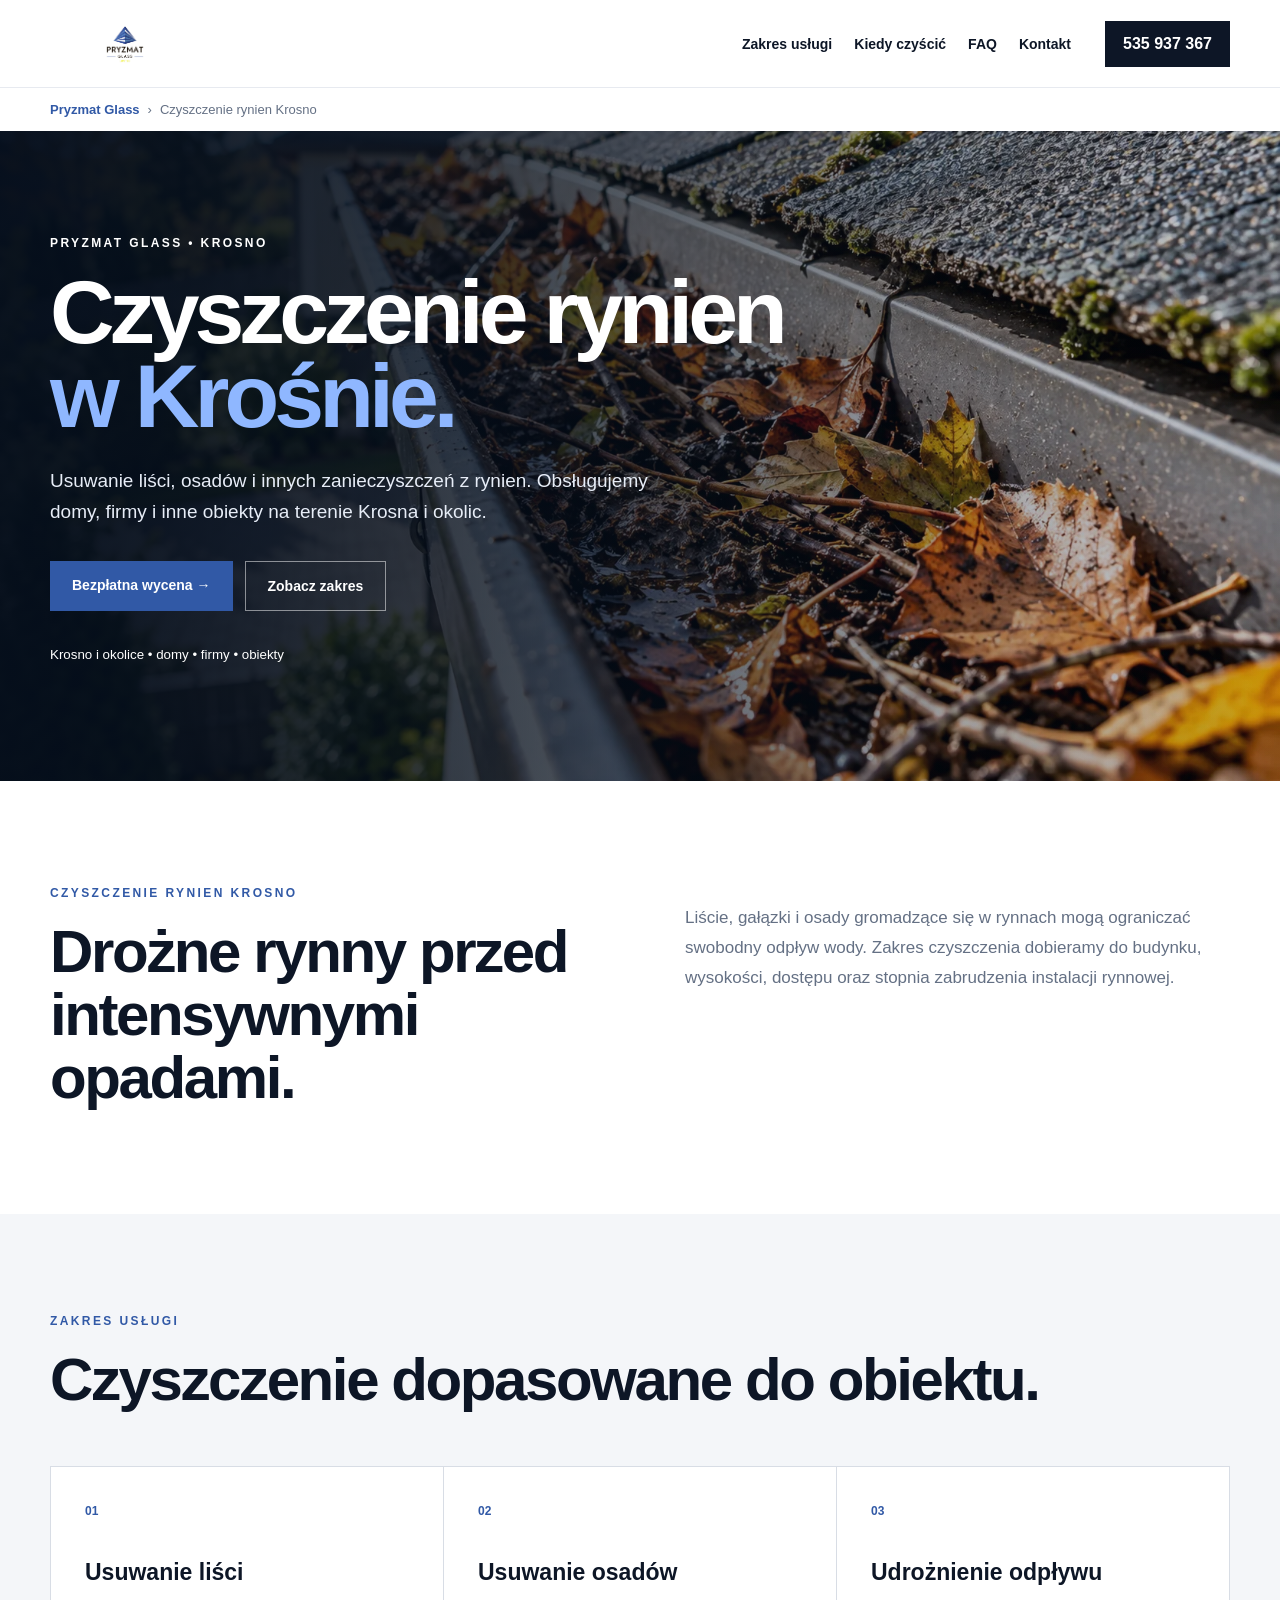
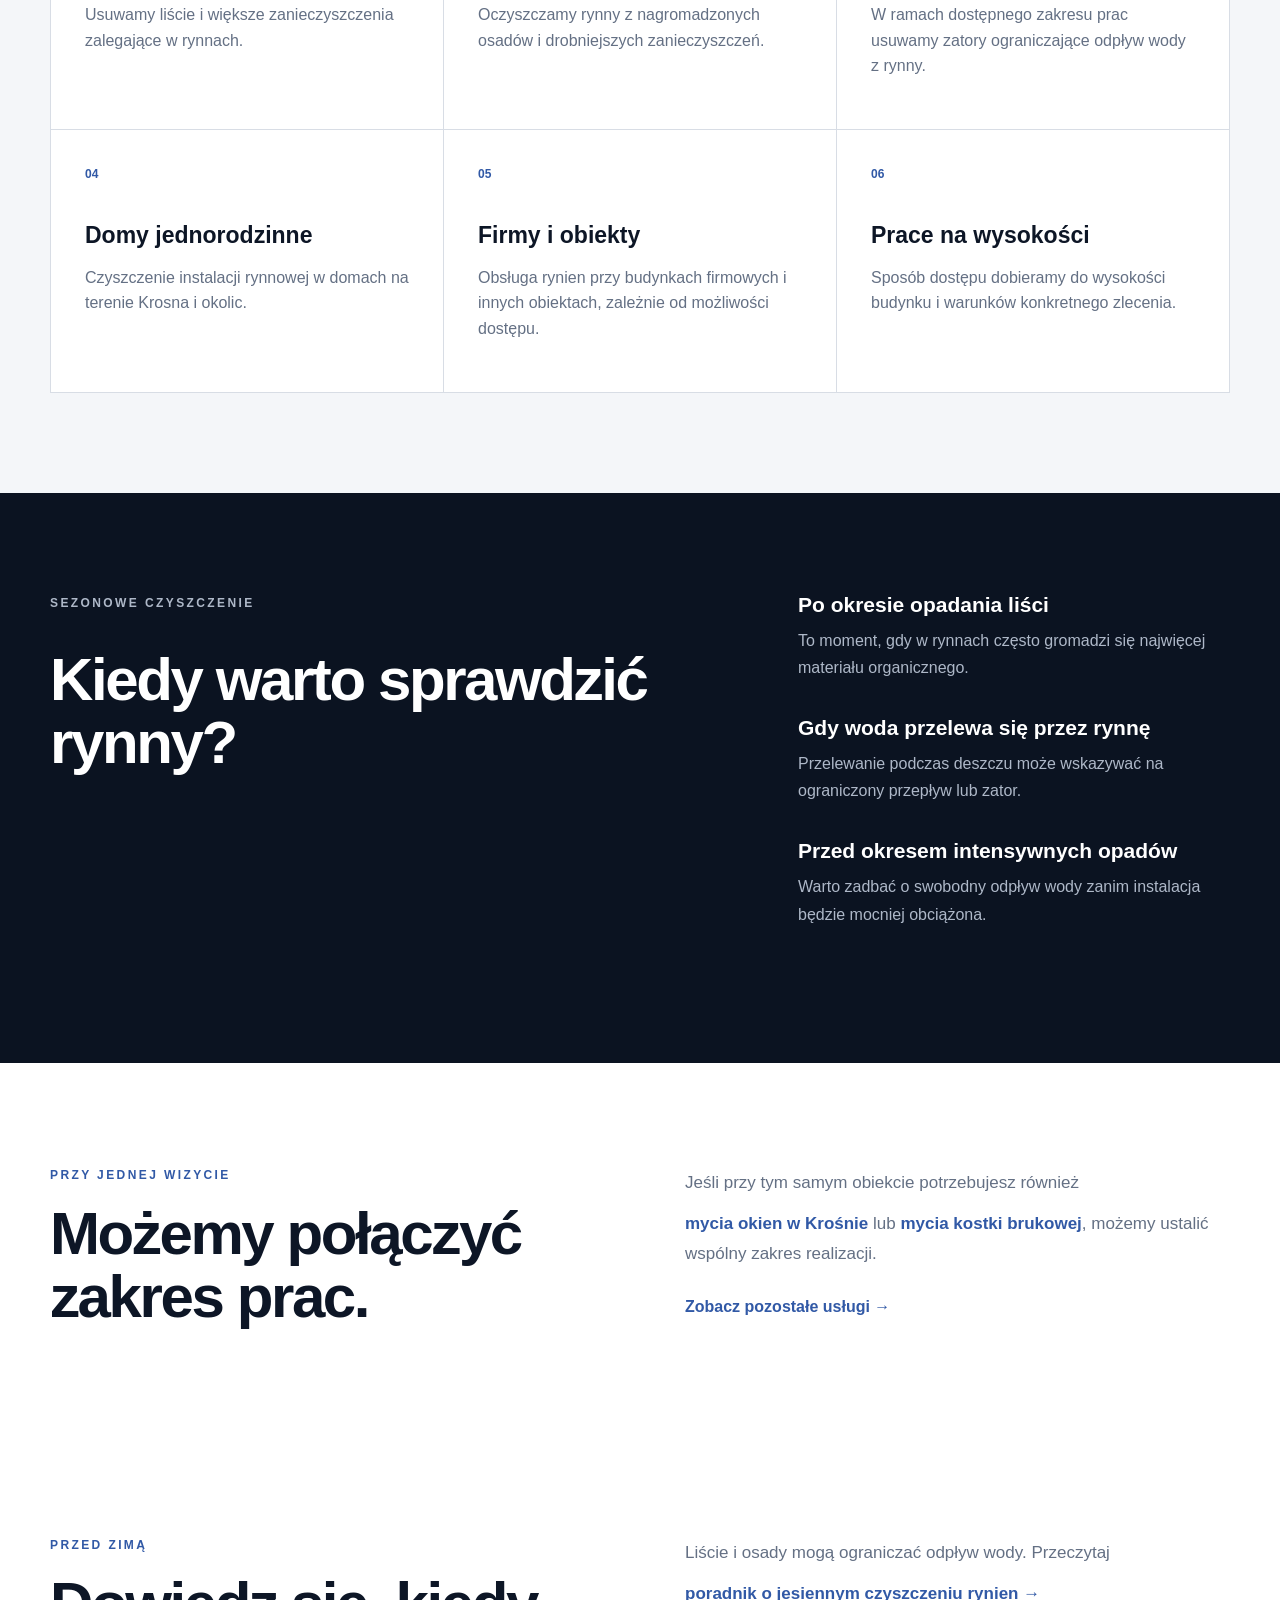
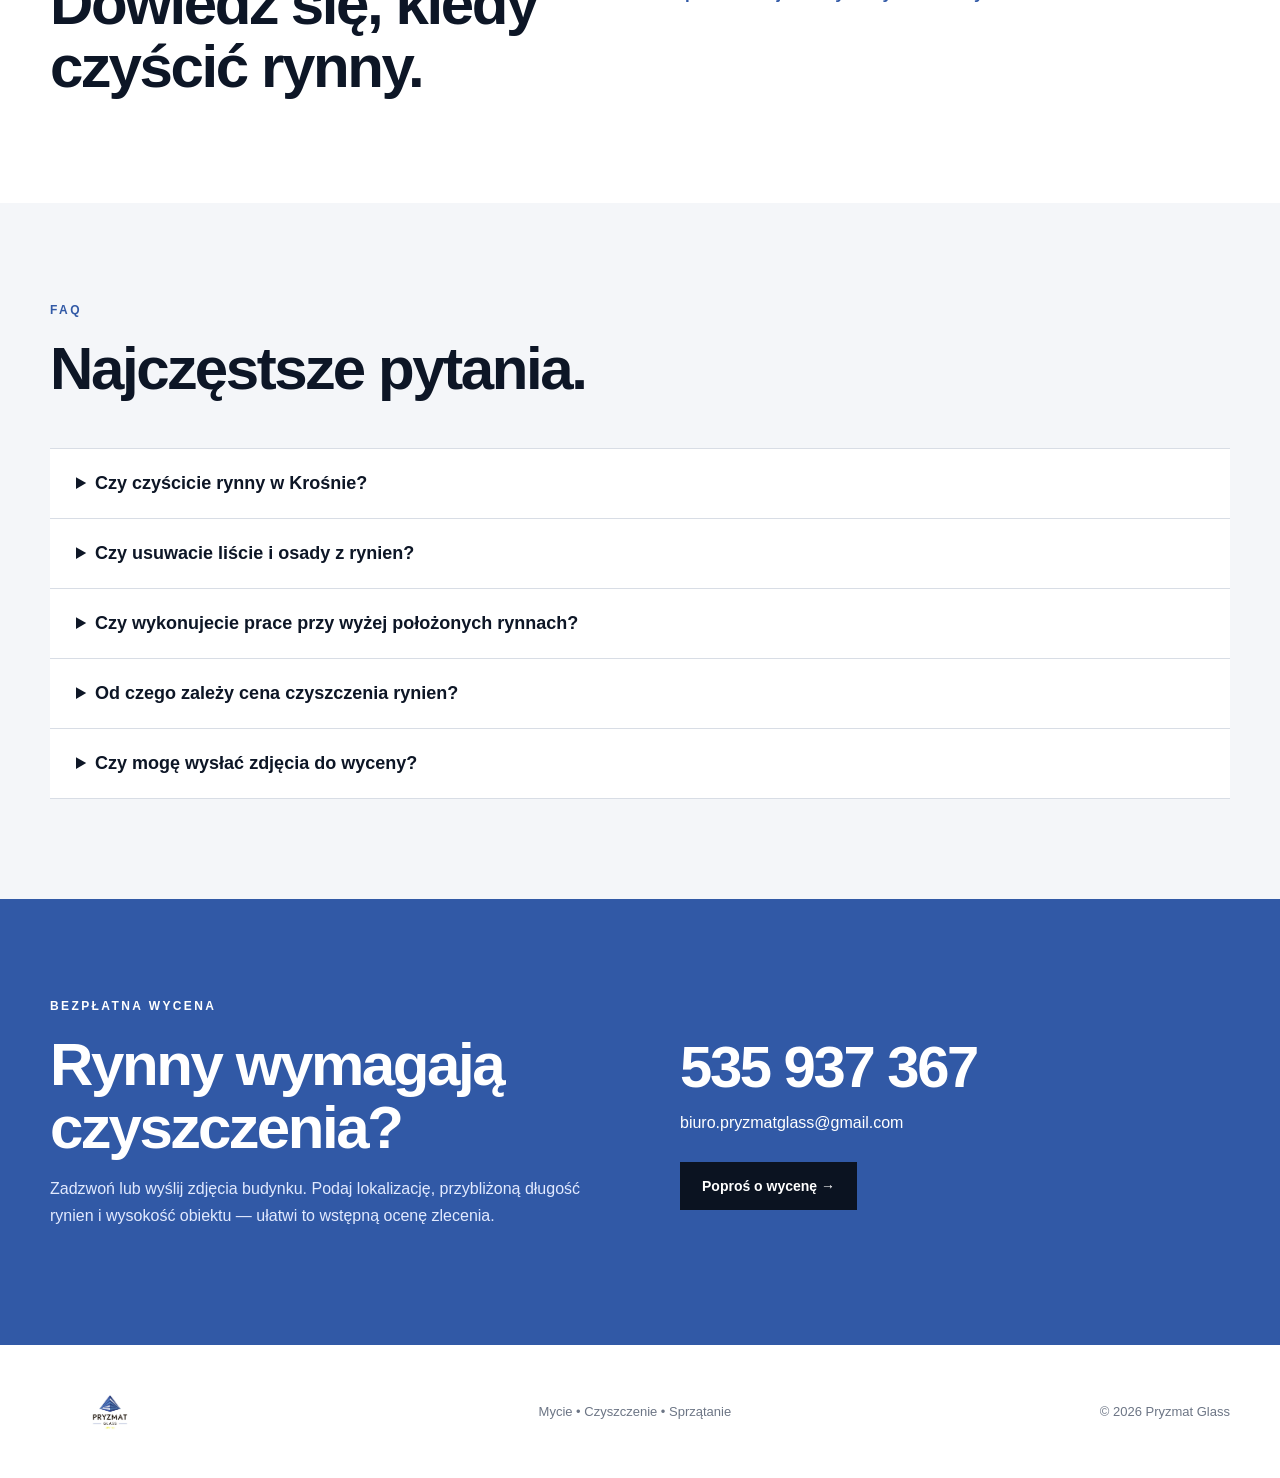
<file: czyszczenie-rynien-krosno/index.html>
<!doctype html><html lang="pl"><head><meta charset="utf-8"><meta name="viewport" content="width=device-width,initial-scale=1"><title>Czyszczenie rynien Krosno | Pryzmat Glass</title><meta name="description" content="Czyszczenie rynien w Krośnie i okolicach. Usuwanie liści, osadów i zanieczyszczeń z rynien oraz udrażnianie odpływu. Pryzmat Glass – bezpłatna wycena."><link rel="canonical" href="https://pryzmat-glass.pl/czyszczenie-rynien-krosno/"><link rel="stylesheet" href="../assets/style.css"><meta property="og:title" content="Czyszczenie rynien Krosno | Pryzmat Glass"><meta property="og:description" content="Czyszczenie rynien w Krośnie dla domów, firm i innych obiektów."><meta property="og:url" content="https://pryzmat-glass.pl/czyszczenie-rynien-krosno/"><meta property="og:type" content="website"><meta property="og:image" content="https://pryzmat-glass.pl/assets/images/czyszczenie-rynien-krosno-hero.png"><script type="application/ld+json">{"@context":"https://schema.org","@graph":[{"@type":"Service","@id":"https://pryzmat-glass.pl/czyszczenie-rynien-krosno/#service","name":"Czyszczenie rynien Krosno","serviceType":"Czyszczenie rynien","areaServed":{"@type":"City","name":"Krosno"},"provider":{"@id":"https://pryzmat-glass.pl/#business"}},{"@type":"BreadcrumbList","itemListElement":[{"@type":"ListItem","position":1,"name":"Pryzmat Glass","item":"https://pryzmat-glass.pl/"},{"@type":"ListItem","position":2,"name":"Czyszczenie rynien Krosno","item":"https://pryzmat-glass.pl/czyszczenie-rynien-krosno/"}]}]}</script>
<!-- Google tag (gtag.js) -->
<script async src="https://www.googletagmanager.com/gtag/js?id=G-3W2B2K7RCH"></script>
<script>
  window.dataLayer = window.dataLayer || [];
  function gtag(){dataLayer.push(arguments);}
  gtag('js', new Date());
  gtag('config', 'G-3W2B2K7RCH');
  gtag('config', 'AW-18460273766');
  document.addEventListener('click', function (event) {
    const phoneLink = event.target.closest('a[href^="tel:"]');
    if (!phoneLink) return;
    if (typeof gtag !== 'function') return;
    gtag('event', 'phone_click', {
      phone_number: phoneLink.getAttribute('href').replace('tel:', ''),
      page_location: window.location.href,
      link_text: phoneLink.textContent.trim()
    });
    if (event.isTrusted) {
      gtag('event', 'conversion', {
        send_to: 'AW-18460273766/7fAVCMOn3I8dEObYxeJE'
      });
    }
  });
</script>
</head><body>
<header class="top"><a class="brand" href="../"><img src="../assets/images/logo.jpg" alt="Pryzmat Glass"></a><button class="menu" aria-label="Menu">☰</button><nav><a href="#zakres">Zakres usługi</a><a href="#kiedy">Kiedy czyścić</a><a href="#faq">FAQ</a><a href="#kontakt">Kontakt</a></nav><a class="phone" href="tel:+48535937367">535 937 367</a></header><main><nav class="breadcrumbs wrap" aria-label="Okruszki"><a href="../">Pryzmat Glass</a><span aria-hidden="true">›</span><span>Czyszczenie rynien Krosno</span></nav>
<section class="subHero gutterHero"><div class="shade"></div><div class="heroText"><p class="eyebrow">PRYZMAT GLASS • KROSNO</p><h1>Czyszczenie rynien<br><span>w Krośnie.</span></h1><p>Usuwanie liści, osadów i innych zanieczyszczeń z rynien. Obsługujemy domy, firmy i inne obiekty na terenie Krosna i okolic.</p><div class="actions"><a class="primary" href="#kontakt">Bezpłatna wycena →</a><a class="ghost" href="#zakres">Zobacz zakres</a></div><small>Krosno i okolice • domy • firmy • obiekty</small></div></section>
<section class="intro wrap"><div><p class="eyebrow blue">CZYSZCZENIE RYNIEN KROSNO</p><h2>Drożne rynny przed intensywnymi opadami.</h2></div><p>Liście, gałązki i osady gromadzące się w rynnach mogą ograniczać swobodny odpływ wody. Zakres czyszczenia dobieramy do budynku, wysokości, dostępu oraz stopnia zabrudzenia instalacji rynnowej.</p></section>
<section id="zakres" class="services"><div class="wrap"><p class="eyebrow blue">ZAKRES USŁUGI</p><h2>Czyszczenie dopasowane do obiektu.</h2><div class="grid"><article><b>01</b><h3>Usuwanie liści</h3><p>Usuwamy liście i większe zanieczyszczenia zalegające w rynnach.</p></article><article><b>02</b><h3>Usuwanie osadów</h3><p>Oczyszczamy rynny z nagromadzonych osadów i drobniejszych zanieczyszczeń.</p></article><article><b>03</b><h3>Udrożnienie odpływu</h3><p>W ramach dostępnego zakresu prac usuwamy zatory ograniczające odpływ wody z rynny.</p></article><article><b>04</b><h3>Domy jednorodzinne</h3><p>Czyszczenie instalacji rynnowej w domach na terenie Krosna i okolic.</p></article><article><b>05</b><h3>Firmy i obiekty</h3><p>Obsługa rynien przy budynkach firmowych i innych obiektach, zależnie od możliwości dostępu.</p></article><article><b>06</b><h3>Prace na wysokości</h3><p>Sposób dostępu dobieramy do wysokości budynku i warunków konkretnego zlecenia.</p></article></div></div></section>
<section id="kiedy" class="dark"><div class="wrap darkGrid"><div><p class="eyebrow">SEZONOWE CZYSZCZENIE</p><h2>Kiedy warto sprawdzić rynny?</h2></div><div><h3>Po okresie opadania liści</h3><p>To moment, gdy w rynnach często gromadzi się najwięcej materiału organicznego.</p><h3>Gdy woda przelewa się przez rynnę</h3><p>Przelewanie podczas deszczu może wskazywać na ograniczony przepływ lub zator.</p><h3>Przed okresem intensywnych opadów</h3><p>Warto zadbać o swobodny odpływ wody zanim instalacja będzie mocniej obciążona.</p></div></div></section>
<section class="intro wrap"><div><p class="eyebrow blue">PRZY JEDNEJ WIZYCIE</p><h2>Możemy połączyć zakres prac.</h2></div><div class="related"><p>Jeśli przy tym samym obiekcie potrzebujesz również <a class="textLink" href="../mycie-okien-krosno/">mycia okien w Krośnie</a> lub <a class="textLink" href="../mycie-kostki-krosno/">mycia kostki brukowej</a>, możemy ustalić wspólny zakres realizacji.</p><a class="textLink" href="../#uslugi">Zobacz pozostałe usługi →</a></div></section>
<section class="intro wrap"><div><p class="eyebrow blue">PRZED ZIMĄ</p><h2>Dowiedz się, kiedy czyścić rynny.</h2></div><div class="related"><p>Liście i osady mogą ograniczać odpływ wody. Przeczytaj <a class="textLink" href="../poradnik/kiedy-czyscic-rynny-jesienia/">poradnik o jesiennym czyszczeniu rynien →</a></p></div></section><section id="faq" class="services"><div class="wrap"><p class="eyebrow blue">FAQ</p><h2>Najczęstsze pytania.</h2><div class="faq"><details><summary>Czy czyścicie rynny w Krośnie?</summary><p>Tak. Wykonujemy czyszczenie rynien w Krośnie i okolicach.</p></details><details><summary>Czy usuwacie liście i osady z rynien?</summary><p>Tak. To podstawowy zakres usługi czyszczenia rynien.</p></details><details><summary>Czy wykonujecie prace przy wyżej położonych rynnach?</summary><p>Możliwość realizacji zależy od wysokości, dostępu i warunków przy konkretnym budynku.</p></details><details><summary>Od czego zależy cena czyszczenia rynien?</summary><p>Między innymi od długości i wysokości rynien, stopnia zabrudzenia oraz sposobu dostępu.</p></details><details><summary>Czy mogę wysłać zdjęcia do wyceny?</summary><p>Tak. Zdjęcia budynku i rynien pomagają we wstępnej ocenie zakresu oraz dostępu.</p></details></div></div></section>
<section id="kontakt" class="contact"><div class="wrap contactGrid"><div><p class="eyebrow">BEZPŁATNA WYCENA</p><h2>Rynny wymagają czyszczenia?</h2><p>Zadzwoń lub wyślij zdjęcia budynku. Podaj lokalizację, przybliżoną długość rynien i wysokość obiektu — ułatwi to wstępną ocenę zlecenia.</p></div><div class="contactBox"><a class="number" href="tel:+48535937367">535 937 367</a><a class="mail" href="mailto:biuro.pryzmatglass@gmail.com?subject=Czyszczenie%20rynien%20Krosno%20-%20wycena">biuro.pryzmatglass@gmail.com</a><a class="primary black" href="mailto:biuro.pryzmatglass@gmail.com?subject=Czyszczenie%20rynien%20Krosno%20-%20wycena">Poproś o wycenę →</a></div></div></section></main><footer><div class="wrap foot"><a href="../"><img src="../assets/images/logo.jpg" alt="Pryzmat Glass"></a><p>Mycie • Czyszczenie • Sprzątanie</p><p>© 2026 Pryzmat Glass</p></div></footer><script src="../assets/app.js"></script></body></html>
</file>
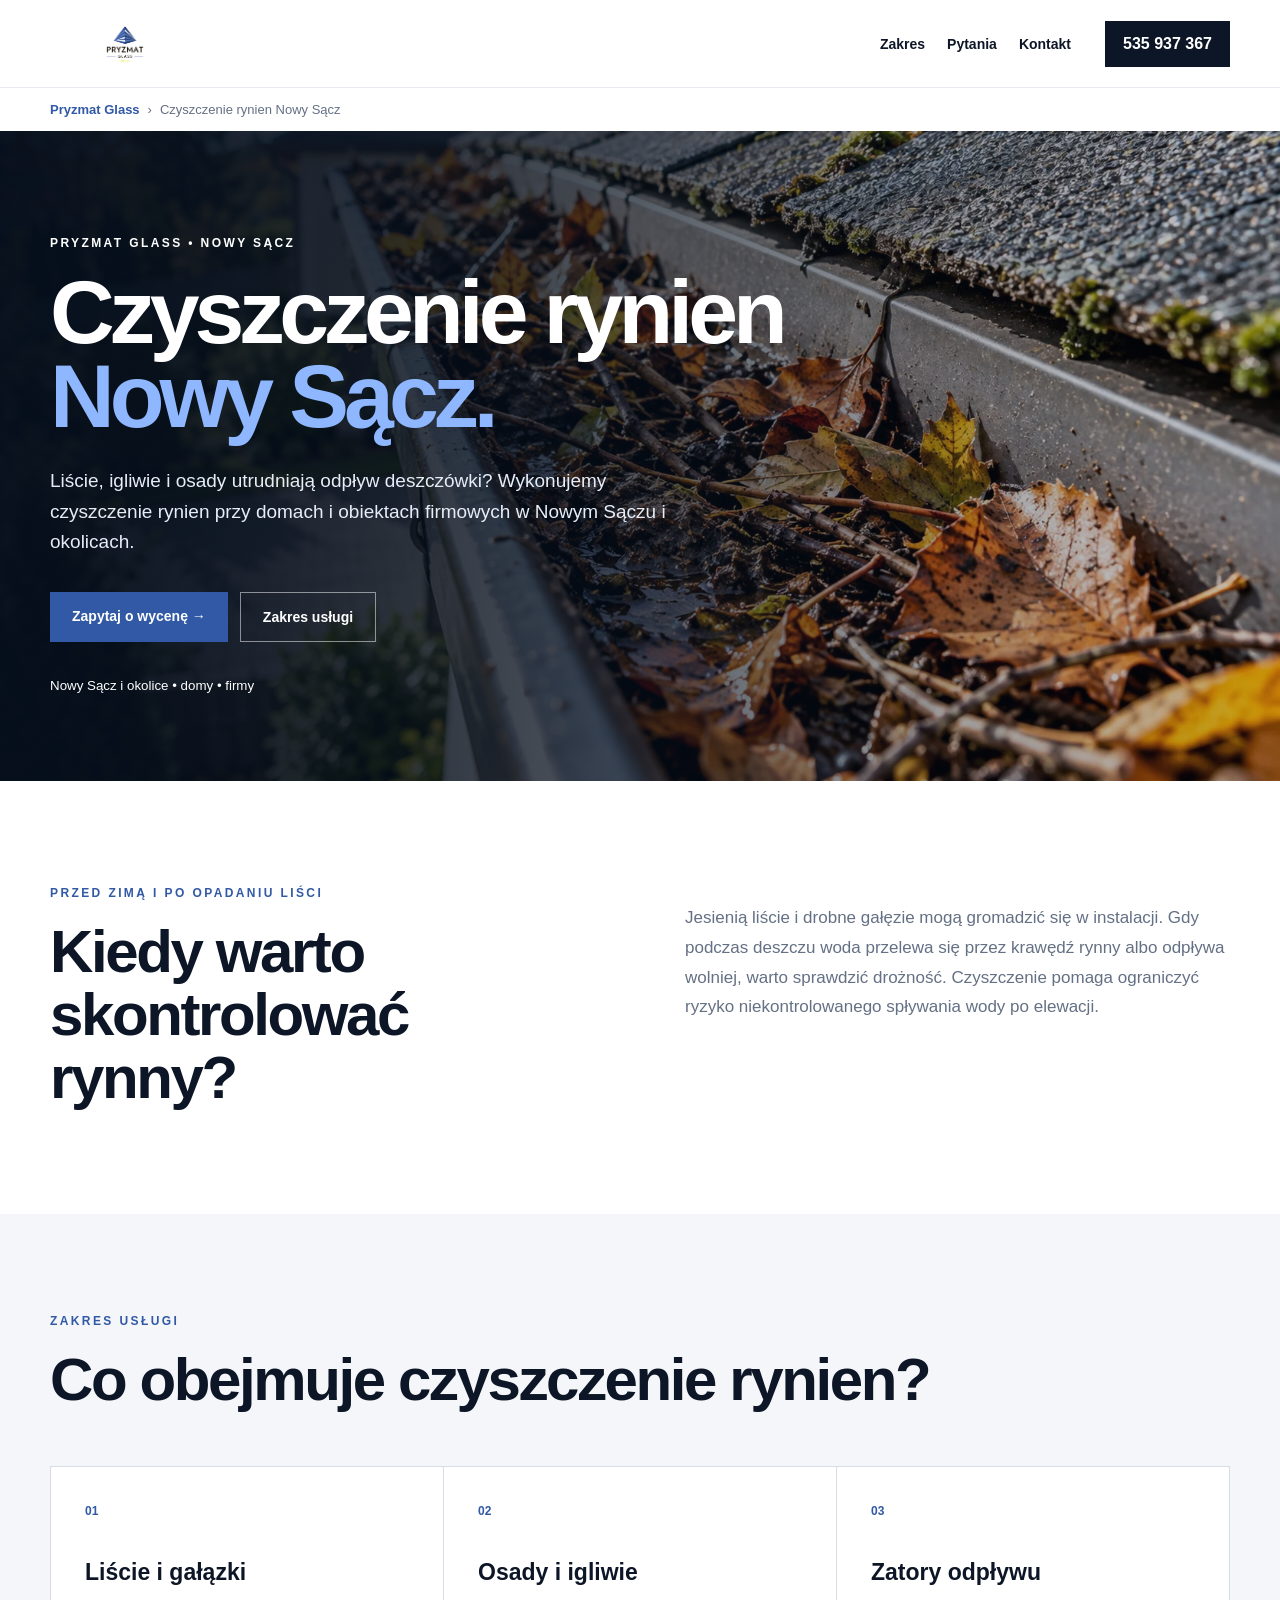
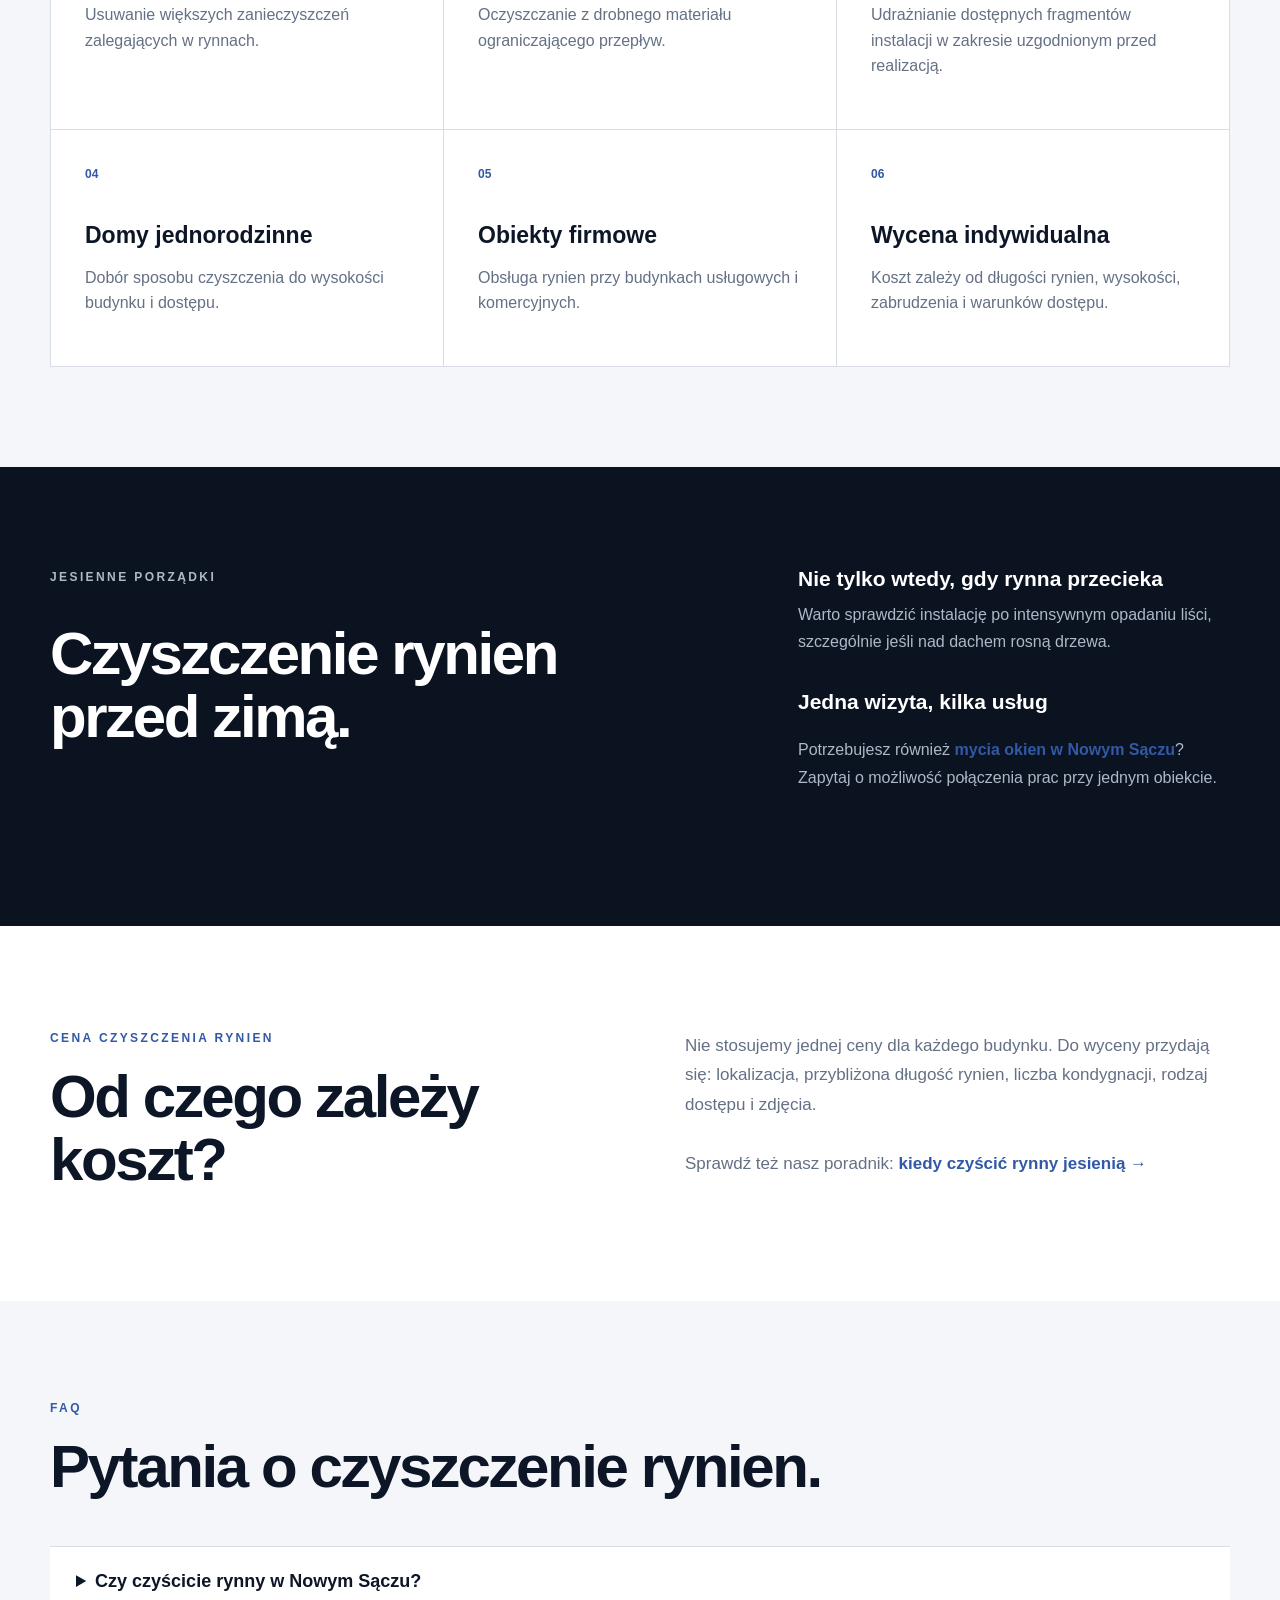
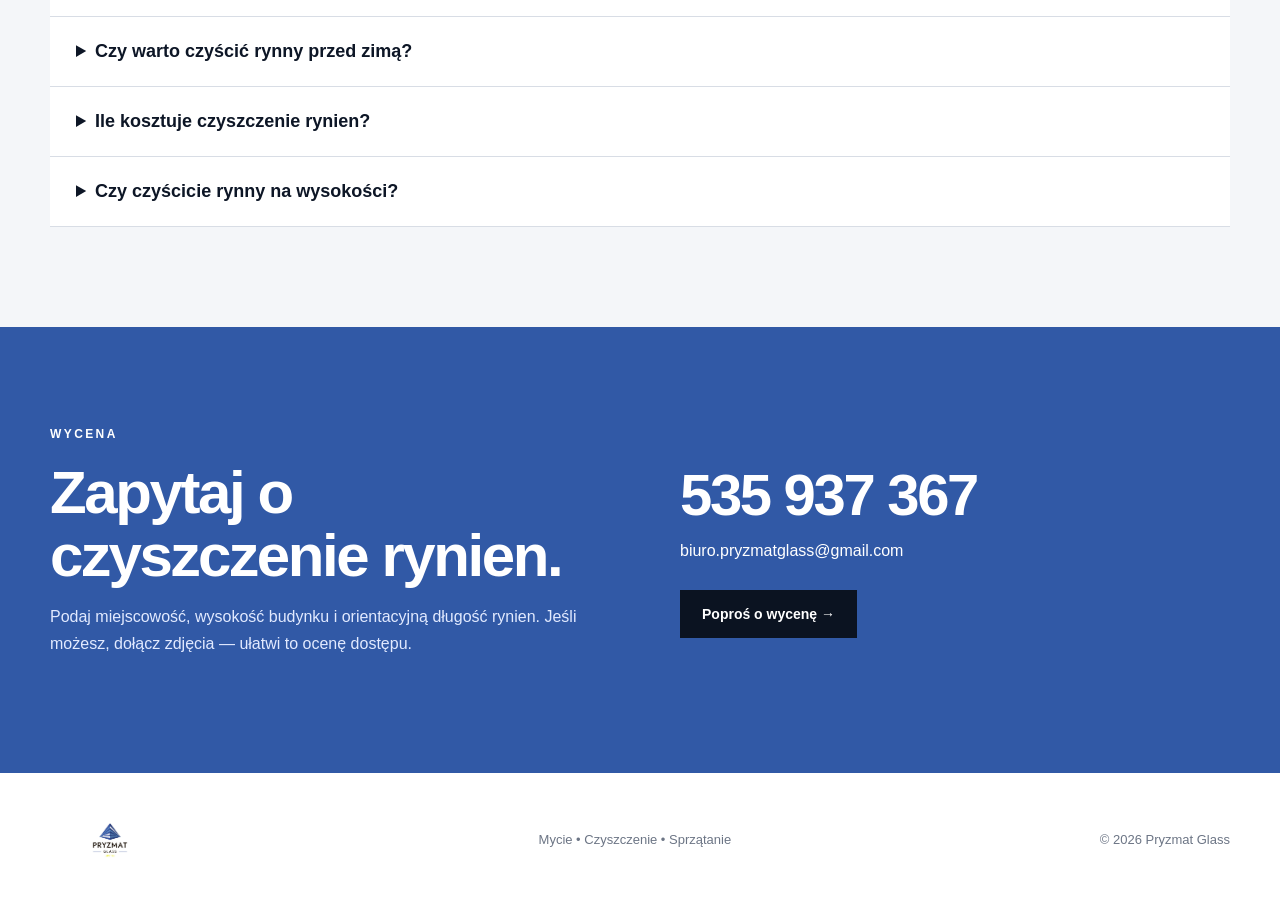
<file: czyszczenie-rynien-nowy-sacz/index.html>
<!doctype html><html lang="pl"><head><meta charset="utf-8"><meta name="viewport" content="width=device-width,initial-scale=1"><title>Czyszczenie rynien Nowy Sącz – usuwanie liści i wycena | Pryzmat Glass</title><meta name="description" content="Czyszczenie rynien Nowy Sącz i okolice. Usuwanie liści, osadów i zatorów z rynien domów oraz obiektów firmowych. Zapytaj Pryzmat Glass o wycenę."><link rel="canonical" href="https://pryzmat-glass.pl/czyszczenie-rynien-nowy-sacz/"><link rel="stylesheet" href="../assets/style.css"><meta property="og:type" content="website"><meta property="og:title" content="Czyszczenie rynien Nowy Sącz – usuwanie liści i wycena | Pryzmat Glass"><meta property="og:description" content="Czyszczenie rynien Nowy Sącz i okolice. Usuwanie liści, osadów i zatorów z rynien domów oraz obiektów firmowych. Zapytaj Pryzmat Glass o wycenę."><meta property="og:url" content="https://pryzmat-glass.pl/czyszczenie-rynien-nowy-sacz/"><meta property="og:image" content="https://pryzmat-glass.pl/assets/images/czyszczenie-rynien-krosno-hero.png"><script type="application/ld+json">{"@context":"https://schema.org","@graph":[{"@type":"Service","@id":"https://pryzmat-glass.pl/czyszczenie-rynien-nowy-sacz/#service","name":"Czyszczenie rynien Nowy Sącz","serviceType":"Czyszczenie rynien","areaServed":{"@type":"City","name":"Nowy Sącz"},"provider":{"@id":"https://pryzmat-glass.pl/#business"}},{"@type":"BreadcrumbList","itemListElement":[{"@type":"ListItem","position":1,"name":"Pryzmat Glass","item":"https://pryzmat-glass.pl/"},{"@type":"ListItem","position":2,"name":"Czyszczenie rynien Nowy Sącz","item":"https://pryzmat-glass.pl/czyszczenie-rynien-nowy-sacz/"}]}]}</script><script async src="https://www.googletagmanager.com/gtag/js?id=G-3W2B2K7RCH"></script><script>window.dataLayer=window.dataLayer||[];function gtag(){dataLayer.push(arguments)}gtag('js',new Date());gtag('config','G-3W2B2K7RCH');gtag('config','AW-18460273766');document.addEventListener('click',function(e){const a=e.target.closest('a[href^="tel:"]');if(a&&e.isTrusted&&typeof gtag==='function'){gtag('event','phone_click',{phone_number:a.getAttribute('href').replace('tel:',''),page_location:location.href});gtag('event','conversion',{send_to:'AW-18460273766/7fAVCMOn3I8dEObYxeJE'})}})</script></head><body><header class="top"><a class="brand" href="../"><img src="../assets/images/logo.jpg" alt="Pryzmat Glass"></a><button class="menu" aria-label="Menu">☰</button><nav><a href="#zakres">Zakres</a><a href="#faq">Pytania</a><a href="#kontakt">Kontakt</a></nav><a class="phone" href="tel:+48535937367">535 937 367</a></header><main><nav class="breadcrumbs wrap" aria-label="Okruszki"><a href="../">Pryzmat Glass</a><span aria-hidden="true">›</span><span>Czyszczenie rynien Nowy Sącz</span></nav><section class="subHero gutterHero"><div class="shade"></div><div class="heroText"><p class="eyebrow">PRYZMAT GLASS • NOWY SĄCZ</p><h1>Czyszczenie rynien<br><span>Nowy Sącz.</span></h1><p>Liście, igliwie i osady utrudniają odpływ deszczówki? Wykonujemy czyszczenie rynien przy domach i obiektach firmowych w Nowym Sączu i okolicach.</p><div class="actions"><a class="primary" href="#kontakt">Zapytaj o wycenę →</a><a class="ghost" href="#zakres">Zakres usługi</a></div><small>Nowy Sącz i okolice • domy • firmy</small></div></section><section class="intro wrap"><div><p class="eyebrow blue">PRZED ZIMĄ I PO OPADANIU LIŚCI</p><h2>Kiedy warto skontrolować rynny?</h2></div><p>Jesienią liście i drobne gałęzie mogą gromadzić się w instalacji. Gdy podczas deszczu woda przelewa się przez krawędź rynny albo odpływa wolniej, warto sprawdzić drożność. Czyszczenie pomaga ograniczyć ryzyko niekontrolowanego spływania wody po elewacji.</p></section><section id="zakres" class="services"><div class="wrap"><p class="eyebrow blue">ZAKRES USŁUGI</p><h2>Co obejmuje czyszczenie rynien?</h2><div class="grid"><article><b>01</b><h3>Liście i gałązki</h3><p>Usuwanie większych zanieczyszczeń zalegających w rynnach.</p></article><article><b>02</b><h3>Osady i igliwie</h3><p>Oczyszczanie z drobnego materiału ograniczającego przepływ.</p></article><article><b>03</b><h3>Zatory odpływu</h3><p>Udrażnianie dostępnych fragmentów instalacji w zakresie uzgodnionym przed realizacją.</p></article><article><b>04</b><h3>Domy jednorodzinne</h3><p>Dobór sposobu czyszczenia do wysokości budynku i dostępu.</p></article><article><b>05</b><h3>Obiekty firmowe</h3><p>Obsługa rynien przy budynkach usługowych i komercyjnych.</p></article><article><b>06</b><h3>Wycena indywidualna</h3><p>Koszt zależy od długości rynien, wysokości, zabrudzenia i warunków dostępu.</p></article></div></div></section><section class="dark"><div class="wrap darkGrid"><div><p class="eyebrow">JESIENNE PORZĄDKI</p><h2>Czyszczenie rynien przed zimą.</h2></div><div><h3>Nie tylko wtedy, gdy rynna przecieka</h3><p>Warto sprawdzić instalację po intensywnym opadaniu liści, szczególnie jeśli nad dachem rosną drzewa.</p><h3>Jedna wizyta, kilka usług</h3><p>Potrzebujesz również <a class="textLink" href="../mycie-okien-nowy-sacz/">mycia okien w Nowym Sączu</a>? Zapytaj o możliwość połączenia prac przy jednym obiekcie.</p></div></div></section><section class="intro wrap"><div><p class="eyebrow blue">CENA CZYSZCZENIA RYNIEN</p><h2>Od czego zależy koszt?</h2></div><div class="related"><p>Nie stosujemy jednej ceny dla każdego budynku. Do wyceny przydają się: lokalizacja, przybliżona długość rynien, liczba kondygnacji, rodzaj dostępu i zdjęcia.</p><p>Sprawdź też nasz poradnik: <a class="textLink" href="../poradnik/kiedy-czyscic-rynny-jesienia/">kiedy czyścić rynny jesienią →</a></p></div></section><section id="faq" class="services"><div class="wrap"><p class="eyebrow blue">FAQ</p><h2>Pytania o czyszczenie rynien.</h2><div class="faq"><details><summary>Czy czyścicie rynny w Nowym Sączu?</summary><p>Tak, realizujemy zlecenia w Nowym Sączu i okolicach po ustaleniu zakresu i terminu.</p></details><details><summary>Czy warto czyścić rynny przed zimą?</summary><p>Tak, zwłaszcza gdy w rynnach zalegają liście i osady ograniczające odpływ wody.</p></details><details><summary>Ile kosztuje czyszczenie rynien?</summary><p>Cena zależy od długości rynien, wysokości budynku, ilości zanieczyszczeń i możliwości dostępu. Wycenę przygotowujemy indywidualnie.</p></details><details><summary>Czy czyścicie rynny na wysokości?</summary><p>Możliwość realizacji zależy od warunków technicznych i bezpiecznego dostępu do instalacji.</p></details></div></div></section><section id="kontakt" class="contact"><div class="wrap contactGrid"><div><p class="eyebrow">WYCENA</p><h2>Zapytaj o czyszczenie rynien.</h2><p>Podaj miejscowość, wysokość budynku i orientacyjną długość rynien. Jeśli możesz, dołącz zdjęcia — ułatwi to ocenę dostępu.</p></div><div class="contactBox"><a class="number" href="tel:+48535937367">535 937 367</a><a class="mail" href="mailto:biuro.pryzmatglass@gmail.com?subject=Czyszczenie%20rynien%20-%20wycena">biuro.pryzmatglass@gmail.com</a><a class="primary black" href="mailto:biuro.pryzmatglass@gmail.com?subject=Czyszczenie%20rynien%20-%20wycena">Poproś o wycenę →</a></div></div></section></main><footer><div class="wrap foot"><a href="../"><img src="../assets/images/logo.jpg" alt="Pryzmat Glass"></a><p>Mycie • Czyszczenie • Sprzątanie</p><p>© 2026 Pryzmat Glass</p></div></footer><script src="../assets/app.js"></script></body></html>
</file>
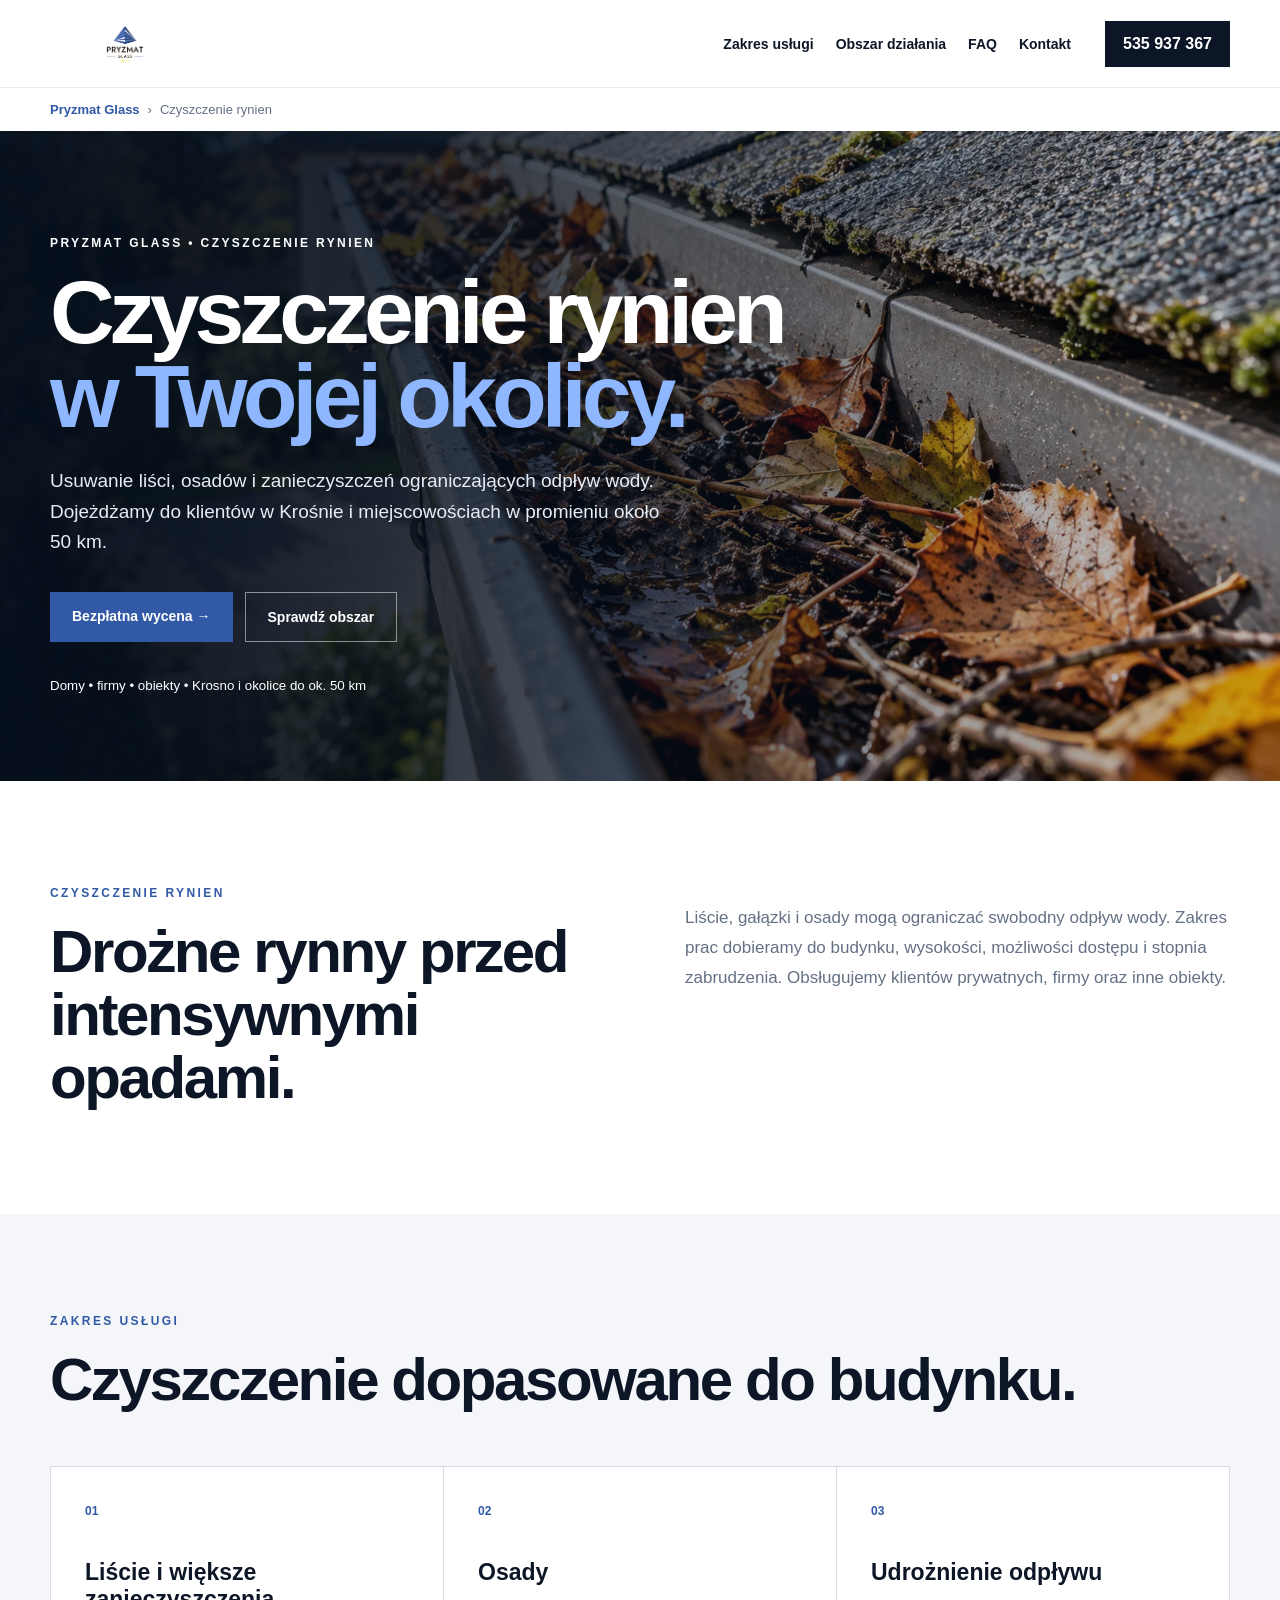
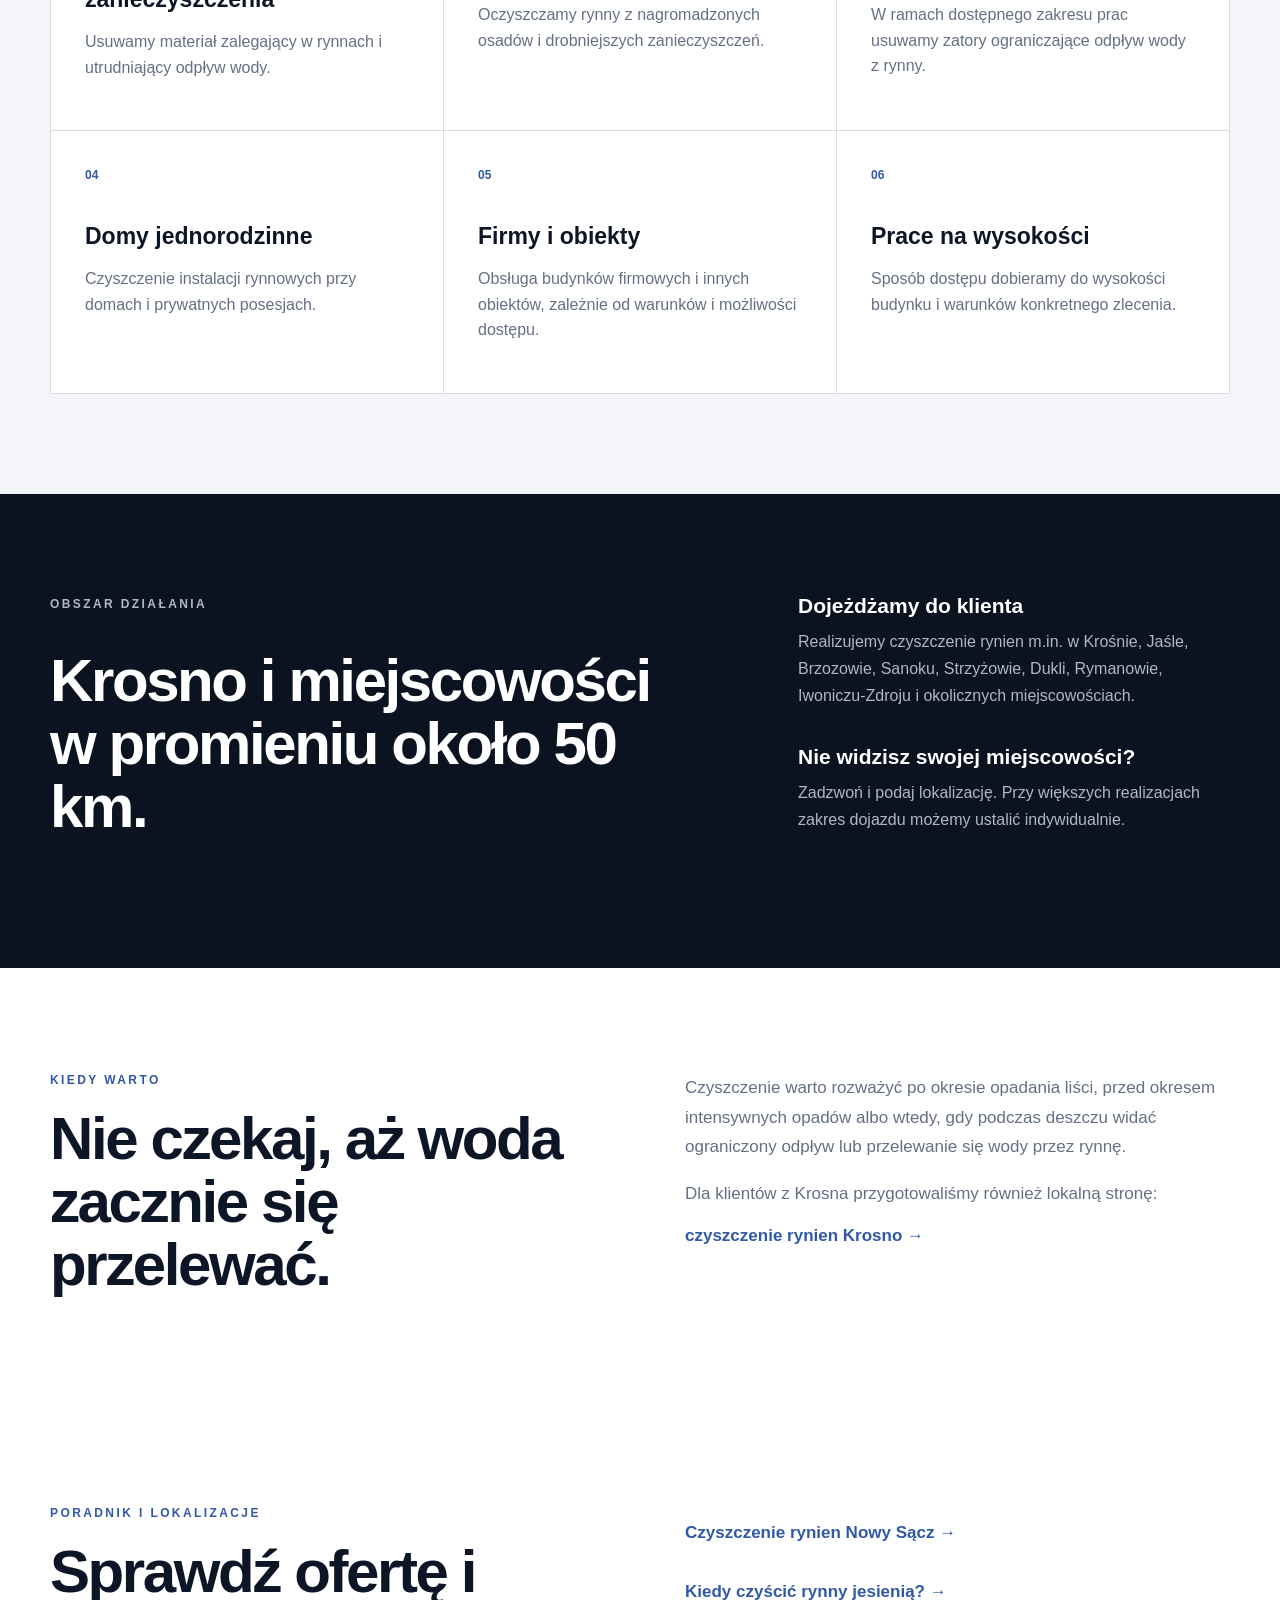
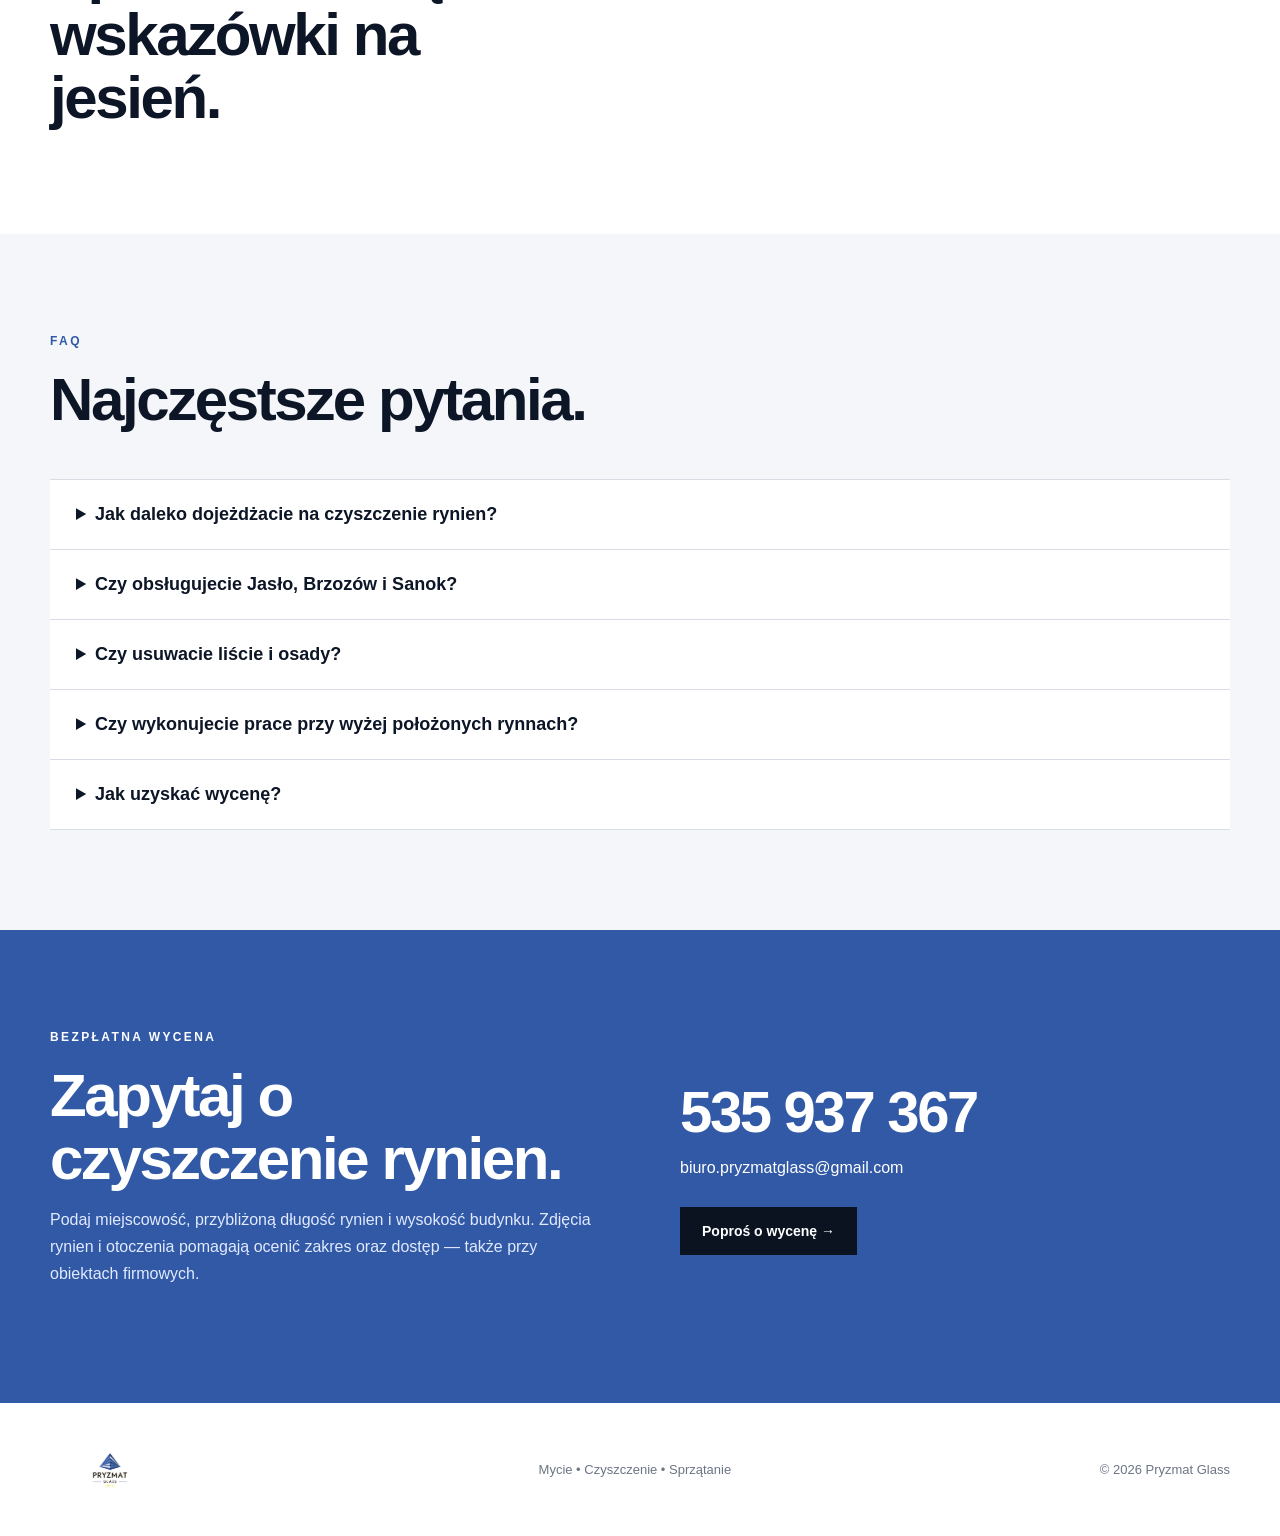
<file: czyszczenie-rynien/index.html>
<!doctype html>
<html lang="pl">
<head>
<meta charset="utf-8">
<meta name="viewport" content="width=device-width,initial-scale=1">
<title>Czyszczenie rynien | Krosno, Jasło, Sanok i okolice | Pryzmat Glass</title>
<meta name="description" content="Czyszczenie rynien w Krośnie i okolicach: usuwanie liści, osadów i zatorów. Domy i obiekty firmowe. Indywidualna wycena według zakresu i dostępu.">
<link rel="canonical" href="https://pryzmat-glass.pl/czyszczenie-rynien/">
<link rel="stylesheet" href="../assets/style.css">
<meta property="og:title" content="Czyszczenie rynien | Pryzmat Glass">
<meta property="og:description" content="Czyszczenie rynien dla domów i firm w Krośnie oraz miejscowościach w promieniu około 50 km.">
<meta property="og:url" content="https://pryzmat-glass.pl/czyszczenie-rynien/">
<meta property="og:type" content="website">
<meta property="og:image" content="https://pryzmat-glass.pl/assets/images/czyszczenie-rynien-krosno-hero.png">
<script type="application/ld+json">
{"@context":"https://schema.org","@graph":[{"@type":"Service","@id":"https://pryzmat-glass.pl/czyszczenie-rynien/#service","name":"Czyszczenie rynien","serviceType":"Czyszczenie rynien","areaServed":[{"@type":"City","name":"Krosno"},{"@type":"City","name":"Jasło"},{"@type":"City","name":"Brzozów"},{"@type":"City","name":"Sanok"},{"@type":"City","name":"Strzyżów"},{"@type":"City","name":"Dukla"},{"@type":"City","name":"Rymanów"},{"@type":"City","name":"Iwonicz-Zdrój"}],"provider":{"@id":"https://pryzmat-glass.pl/#business"}},{"@type":"BreadcrumbList","itemListElement":[{"@type":"ListItem","position":1,"name":"Pryzmat Glass","item":"https://pryzmat-glass.pl/"},{"@type":"ListItem","position":2,"name":"Czyszczenie rynien","item":"https://pryzmat-glass.pl/czyszczenie-rynien/"}]}]}
</script>
<!-- Google tag (gtag.js) -->
<script async src="https://www.googletagmanager.com/gtag/js?id=G-3W2B2K7RCH"></script>
<script>
window.dataLayer=window.dataLayer||[];function gtag(){dataLayer.push(arguments);}
gtag('js',new Date());gtag('config','G-3W2B2K7RCH');gtag('config','AW-18460273766');
document.addEventListener('click',function(event){const phoneLink=event.target.closest('a[href^="tel:"]');if(!phoneLink)return;if(typeof gtag!=='function')return;gtag('event','phone_click',{phone_number:phoneLink.getAttribute('href').replace('tel:',''),page_location:window.location.href,link_text:phoneLink.textContent.trim()});if(event.isTrusted){gtag('event','conversion',{send_to:'AW-18460273766/7fAVCMOn3I8dEObYxeJE'});}});
</script>
</head>
<body>
<header class="top"><a class="brand" href="../"><img src="../assets/images/logo.jpg" alt="Pryzmat Glass"></a><button class="menu" aria-label="Menu">☰</button><nav><a href="#zakres">Zakres usługi</a><a href="#obszar">Obszar działania</a><a href="#faq">FAQ</a><a href="#kontakt">Kontakt</a></nav><a class="phone" href="tel:+48535937367">535 937 367</a></header>
<main>
<nav class="breadcrumbs wrap" aria-label="Okruszki"><a href="../">Pryzmat Glass</a><span aria-hidden="true">›</span><span>Czyszczenie rynien</span></nav>
<section class="subHero gutterHero"><div class="shade"></div><div class="heroText"><p class="eyebrow">PRYZMAT GLASS • CZYSZCZENIE RYNIEN</p><h1>Czyszczenie rynien<br><span>w Twojej okolicy.</span></h1><p>Usuwanie liści, osadów i zanieczyszczeń ograniczających odpływ wody. Dojeżdżamy do klientów w Krośnie i miejscowościach w promieniu około 50 km.</p><div class="actions"><a class="primary" href="#kontakt">Bezpłatna wycena →</a><a class="ghost" href="#obszar">Sprawdź obszar</a></div><small>Domy • firmy • obiekty • Krosno i okolice do ok. 50 km</small></div></section>

<section class="intro wrap"><div><p class="eyebrow blue">CZYSZCZENIE RYNIEN</p><h2>Drożne rynny przed intensywnymi opadami.</h2></div><p>Liście, gałązki i osady mogą ograniczać swobodny odpływ wody. Zakres prac dobieramy do budynku, wysokości, możliwości dostępu i stopnia zabrudzenia. Obsługujemy klientów prywatnych, firmy oraz inne obiekty.</p></section>

<section id="zakres" class="services"><div class="wrap"><p class="eyebrow blue">ZAKRES USŁUGI</p><h2>Czyszczenie dopasowane do budynku.</h2><div class="grid">
<article><b>01</b><h3>Liście i większe zanieczyszczenia</h3><p>Usuwamy materiał zalegający w rynnach i utrudniający odpływ wody.</p></article>
<article><b>02</b><h3>Osady</h3><p>Oczyszczamy rynny z nagromadzonych osadów i drobniejszych zanieczyszczeń.</p></article>
<article><b>03</b><h3>Udrożnienie odpływu</h3><p>W ramach dostępnego zakresu prac usuwamy zatory ograniczające odpływ wody z rynny.</p></article>
<article><b>04</b><h3>Domy jednorodzinne</h3><p>Czyszczenie instalacji rynnowych przy domach i prywatnych posesjach.</p></article>
<article><b>05</b><h3>Firmy i obiekty</h3><p>Obsługa budynków firmowych i innych obiektów, zależnie od warunków i możliwości dostępu.</p></article>
<article><b>06</b><h3>Prace na wysokości</h3><p>Sposób dostępu dobieramy do wysokości budynku i warunków konkretnego zlecenia.</p></article>
</div></div></section>

<section id="obszar" class="dark"><div class="wrap darkGrid"><div><p class="eyebrow">OBSZAR DZIAŁANIA</p><h2>Krosno i miejscowości w promieniu około 50 km.</h2></div><div><h3>Dojeżdżamy do klienta</h3><p>Realizujemy czyszczenie rynien m.in. w Krośnie, Jaśle, Brzozowie, Sanoku, Strzyżowie, Dukli, Rymanowie, Iwoniczu-Zdroju i okolicznych miejscowościach.</p><h3>Nie widzisz swojej miejscowości?</h3><p>Zadzwoń i podaj lokalizację. Przy większych realizacjach zakres dojazdu możemy ustalić indywidualnie.</p></div></div></section>

<section class="intro wrap"><div><p class="eyebrow blue">KIEDY WARTO</p><h2>Nie czekaj, aż woda zacznie się przelewać.</h2></div><div class="related"><p>Czyszczenie warto rozważyć po okresie opadania liści, przed okresem intensywnych opadów albo wtedy, gdy podczas deszczu widać ograniczony odpływ lub przelewanie się wody przez rynnę.</p><p>Dla klientów z Krosna przygotowaliśmy również lokalną stronę: <a class="textLink" href="../czyszczenie-rynien-krosno/">czyszczenie rynien Krosno →</a></p></div></section>

<section class="intro wrap"><div><p class="eyebrow blue">PORADNIK I LOKALIZACJE</p><h2>Sprawdź ofertę i wskazówki na jesień.</h2></div><div class="related"><p><a class="textLink" href="../czyszczenie-rynien-nowy-sacz/">Czyszczenie rynien Nowy Sącz →</a></p><p><a class="textLink" href="../poradnik/kiedy-czyscic-rynny-jesienia/">Kiedy czyścić rynny jesienią? →</a></p></div></section><section id="faq" class="services"><div class="wrap"><p class="eyebrow blue">FAQ</p><h2>Najczęstsze pytania.</h2><div class="faq">
<details><summary>Jak daleko dojeżdżacie na czyszczenie rynien?</summary><p>Standardowo obsługujemy Krosno i miejscowości w promieniu około 50 km. Przy większych realizacjach możliwość dalszego dojazdu ustalamy indywidualnie.</p></details>
<details><summary>Czy obsługujecie Jasło, Brzozów i Sanok?</summary><p>Tak. Te miejscowości znajdują się w obszarze, który obsługujemy przy czyszczeniu rynien.</p></details>
<details><summary>Czy usuwacie liście i osady?</summary><p>Tak. To podstawowy zakres usługi czyszczenia rynien.</p></details>
<details><summary>Czy wykonujecie prace przy wyżej położonych rynnach?</summary><p>Możliwość realizacji zależy od wysokości, dostępu i warunków przy konkretnym budynku.</p></details>
<details><summary>Jak uzyskać wycenę?</summary><p>Zadzwoń lub wyślij zdjęcia budynku. Podaj miejscowość, przybliżoną długość rynien i wysokość obiektu.</p></details>
</div></div></section>

<section id="kontakt" class="contact"><div class="wrap contactGrid"><div><p class="eyebrow">BEZPŁATNA WYCENA</p><h2>Zapytaj o czyszczenie rynien.</h2><p>Podaj miejscowość, przybliżoną długość rynien i wysokość budynku. Zdjęcia rynien i otoczenia pomagają ocenić zakres oraz dostęp — także przy obiektach firmowych.</p></div><div class="contactBox"><a class="number" href="tel:+48535937367">535 937 367</a><a class="mail" href="mailto:biuro.pryzmatglass@gmail.com?subject=Czyszczenie%20rynien%20-%20wycena">biuro.pryzmatglass@gmail.com</a><a class="primary black" href="mailto:biuro.pryzmatglass@gmail.com?subject=Czyszczenie%20rynien%20-%20wycena">Poproś o wycenę →</a></div></div></section>
</main>
<footer><div class="wrap foot"><a href="../"><img src="../assets/images/logo.jpg" alt="Pryzmat Glass"></a><p>Mycie • Czyszczenie • Sprzątanie</p><p>© 2026 Pryzmat Glass</p></div></footer>
<script src="../assets/app.js"></script>
</body></html>
</file>
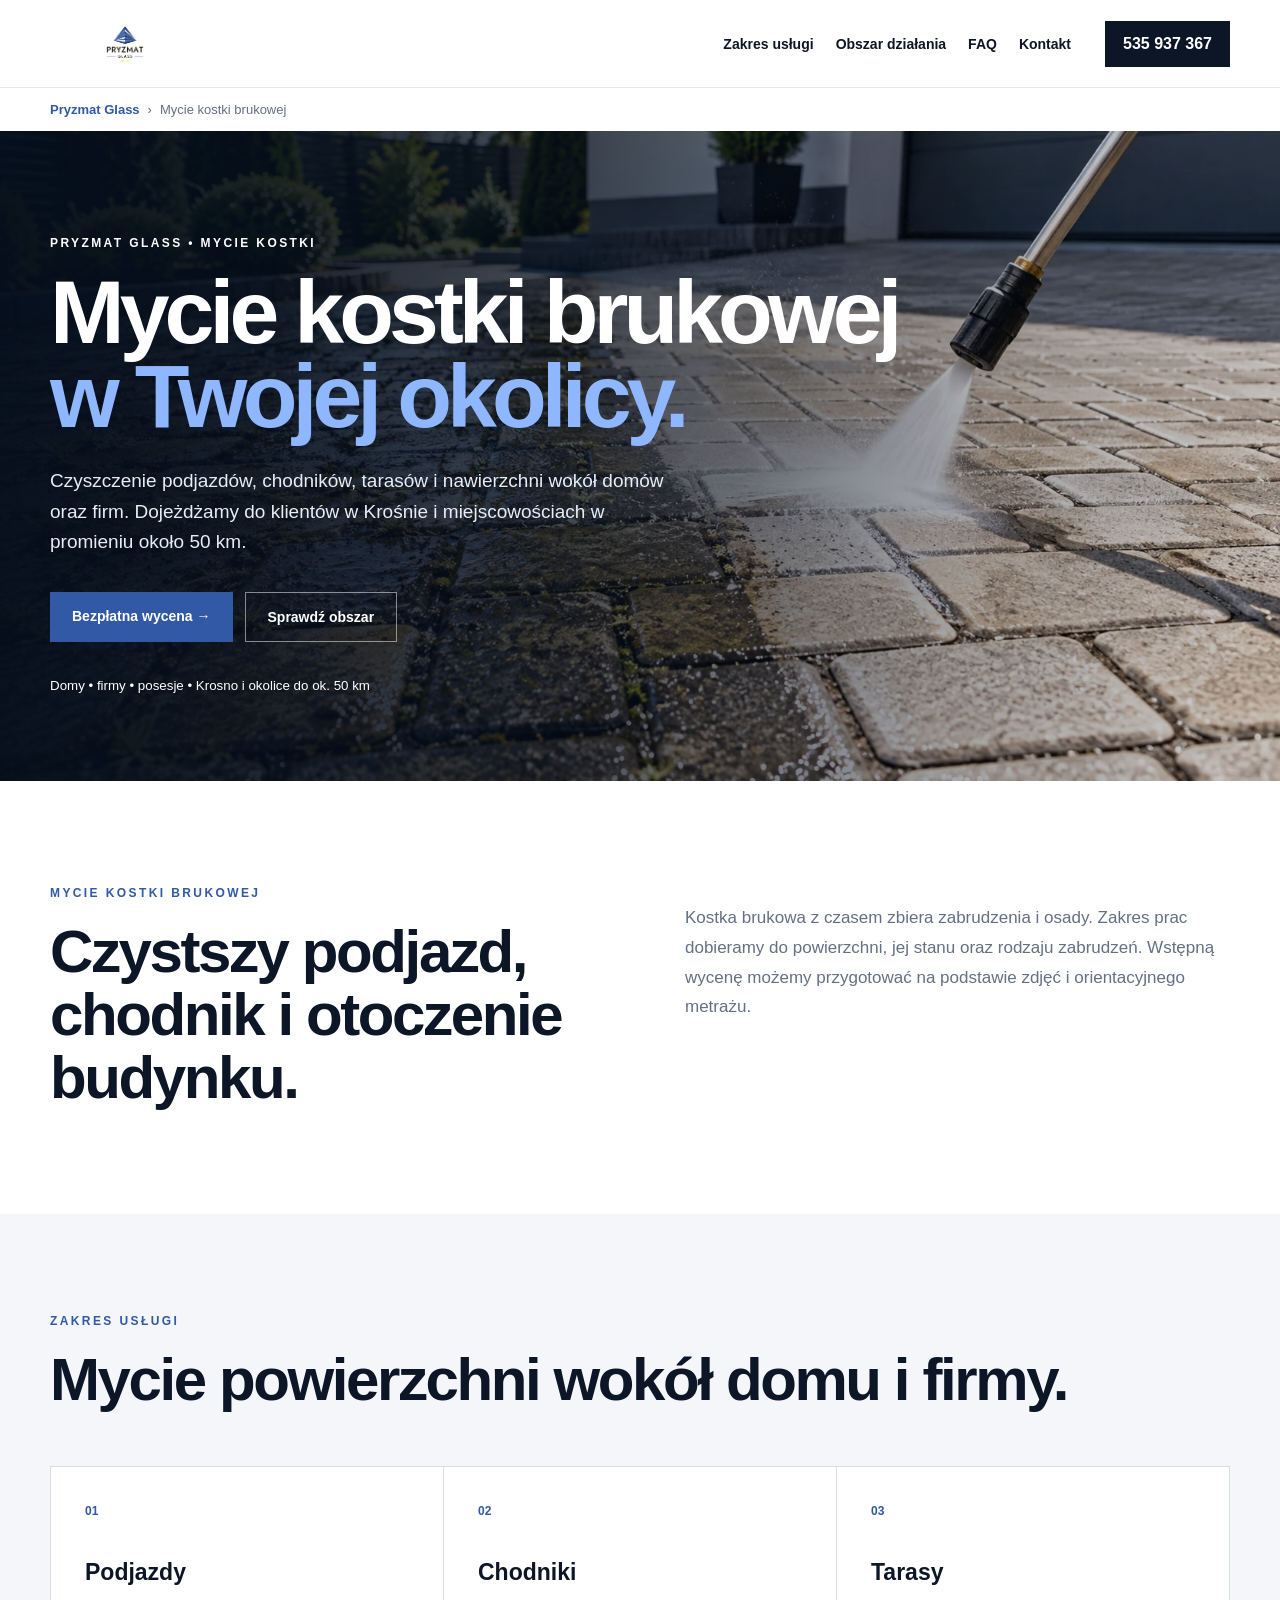
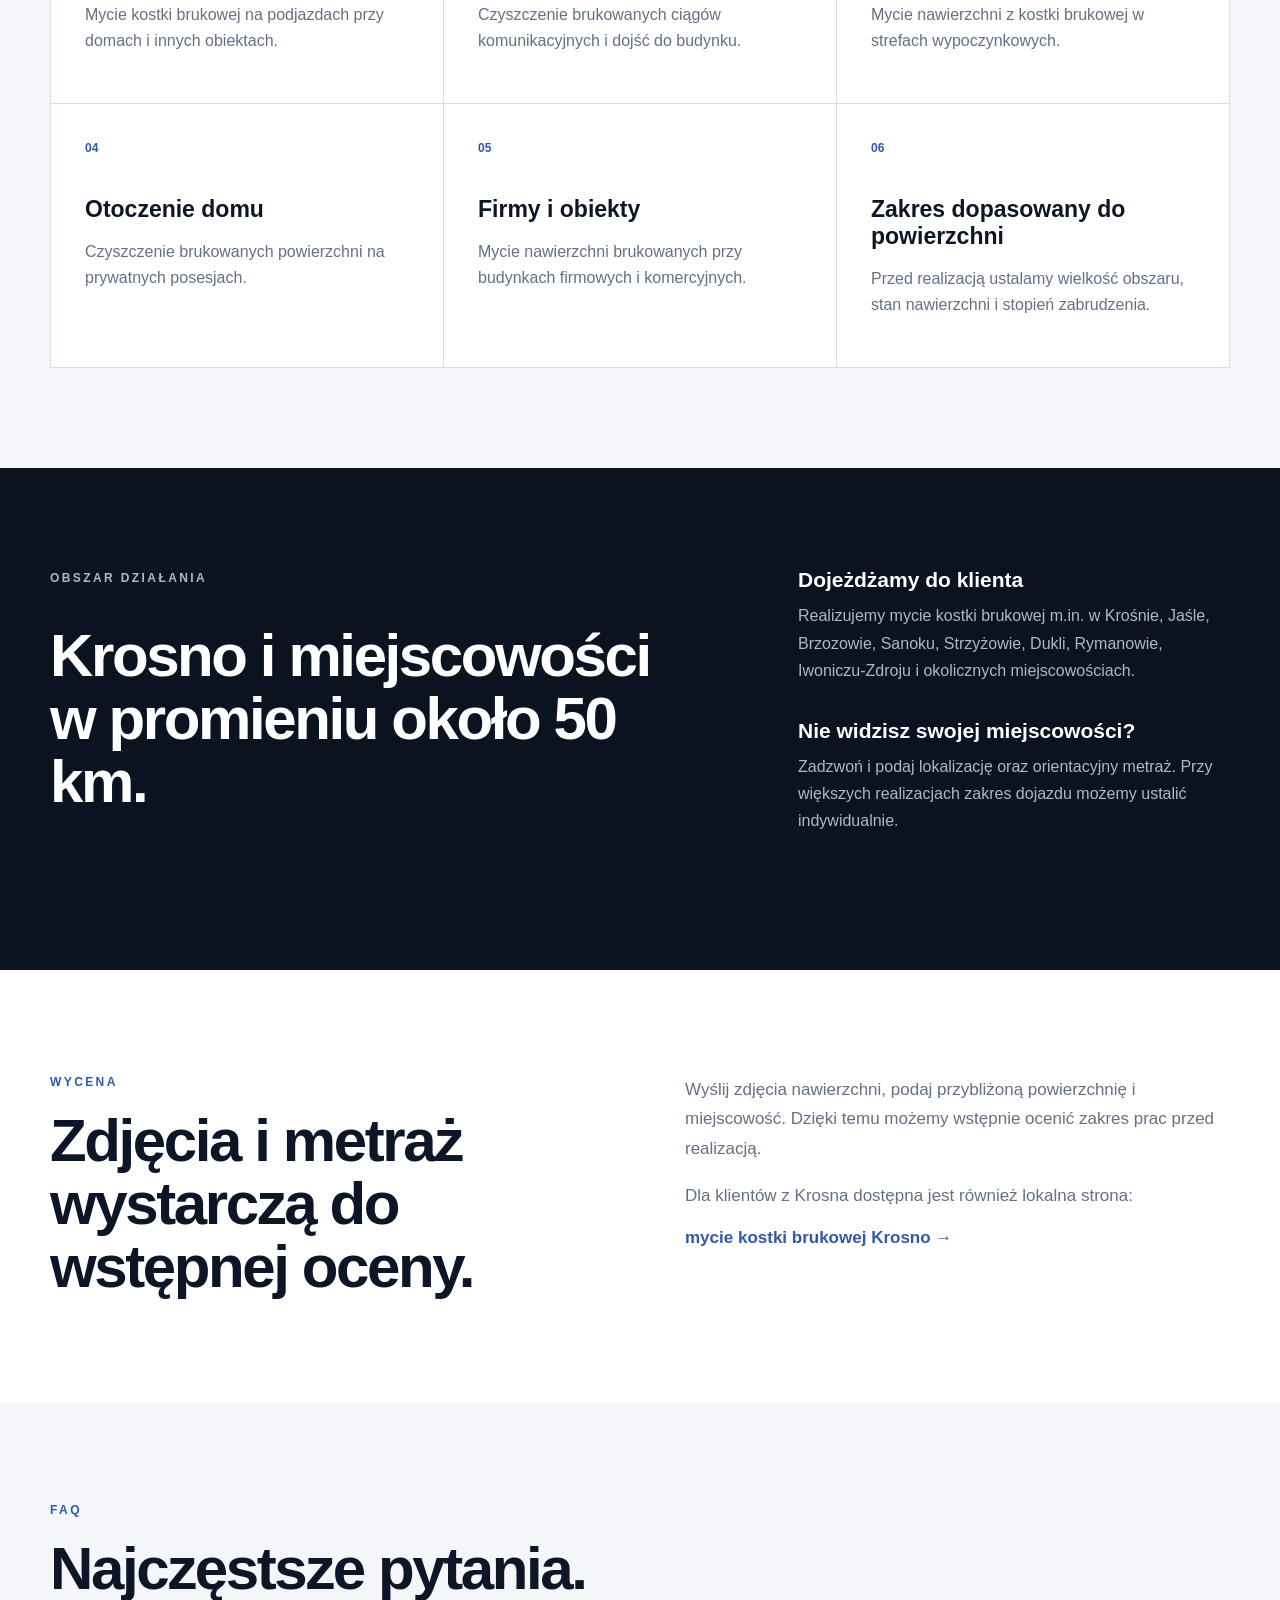
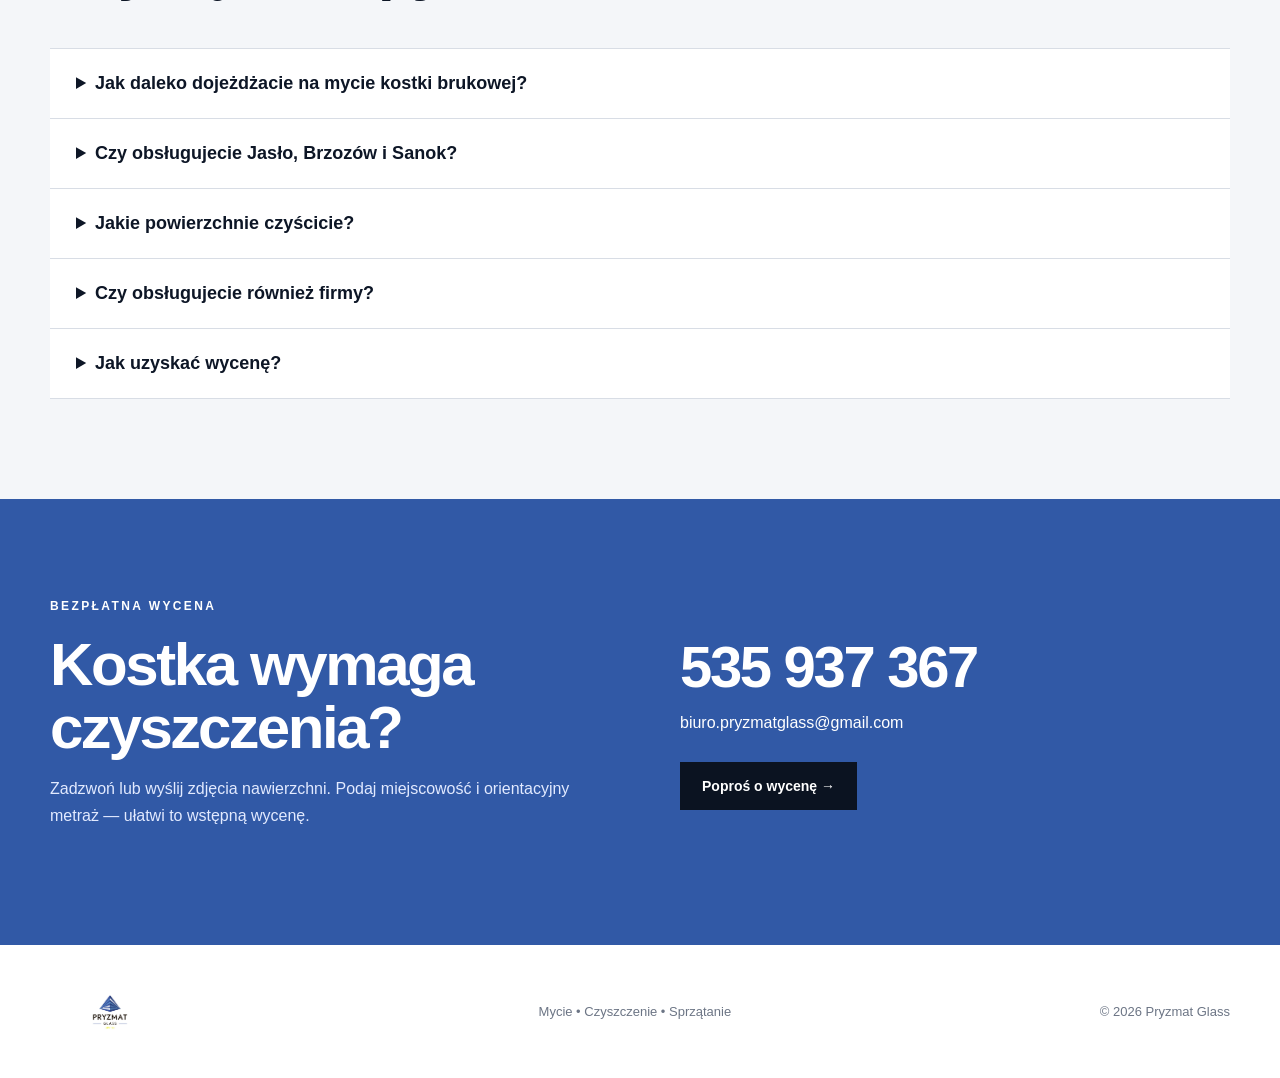
<file: mycie-kostki-brukowej/index.html>
<!doctype html><html lang="pl"><head>
<meta charset="utf-8"><meta name="viewport" content="width=device-width,initial-scale=1">
<title>Mycie kostki brukowej | Krosno, Jasło, Sanok i okolice | Pryzmat Glass</title>
<meta name="description" content="Mycie kostki brukowej w Krośnie i miejscowościach w promieniu ok. 50 km. Podjazdy, chodniki, tarasy i nawierzchnie przy domach i firmach. Bezpłatna wycena.">
<link rel="canonical" href="https://pryzmat-glass.pl/mycie-kostki-brukowej/"><link rel="stylesheet" href="../assets/style.css">
<meta property="og:title" content="Mycie kostki brukowej | Pryzmat Glass"><meta property="og:description" content="Mycie kostki brukowej dla domów i firm w Krośnie oraz miejscowościach w promieniu około 50 km."><meta property="og:url" content="https://pryzmat-glass.pl/mycie-kostki-brukowej/"><meta property="og:type" content="website"><meta property="og:image" content="https://pryzmat-glass.pl/assets/images/mycie-kostki-krosno-hero.png">
<script type="application/ld+json">{"@context":"https://schema.org","@graph":[{"@type":"Service","@id":"https://pryzmat-glass.pl/mycie-kostki-brukowej/#service","name":"Mycie kostki brukowej","serviceType":"Mycie kostki brukowej","areaServed":[{"@type":"City","name":"Krosno"},{"@type":"City","name":"Jasło"},{"@type":"City","name":"Brzozów"},{"@type":"City","name":"Sanok"},{"@type":"City","name":"Strzyżów"},{"@type":"City","name":"Dukla"},{"@type":"City","name":"Rymanów"},{"@type":"City","name":"Iwonicz-Zdrój"}],"provider":{"@id":"https://pryzmat-glass.pl/#business"}},{"@type":"BreadcrumbList","itemListElement":[{"@type":"ListItem","position":1,"name":"Pryzmat Glass","item":"https://pryzmat-glass.pl/"},{"@type":"ListItem","position":2,"name":"Mycie kostki brukowej","item":"https://pryzmat-glass.pl/mycie-kostki-brukowej/"}]}]}</script>
<script async src="https://www.googletagmanager.com/gtag/js?id=G-3W2B2K7RCH"></script><script>window.dataLayer=window.dataLayer||[];function gtag(){dataLayer.push(arguments);}gtag('js',new Date());gtag('config','G-3W2B2K7RCH');gtag('config','AW-18460273766');document.addEventListener('click',function(event){const phoneLink=event.target.closest('a[href^="tel:"]');if(!phoneLink)return;if(typeof gtag!=='function')return;gtag('event','phone_click',{phone_number:phoneLink.getAttribute('href').replace('tel:',''),page_location:window.location.href,link_text:phoneLink.textContent.trim()});if(event.isTrusted){gtag('event','conversion',{send_to:'AW-18460273766/7fAVCMOn3I8dEObYxeJE'});}});</script>
</head><body>
<header class="top"><a class="brand" href="../"><img src="../assets/images/logo.jpg" alt="Pryzmat Glass"></a><button class="menu" aria-label="Menu">☰</button><nav><a href="#zakres">Zakres usługi</a><a href="#obszar">Obszar działania</a><a href="#faq">FAQ</a><a href="#kontakt">Kontakt</a></nav><a class="phone" href="tel:+48535937367">535 937 367</a></header><main>
<nav class="breadcrumbs wrap" aria-label="Okruszki"><a href="../">Pryzmat Glass</a><span aria-hidden="true">›</span><span>Mycie kostki brukowej</span></nav>
<section class="subHero pavingHero"><div class="shade"></div><div class="heroText"><p class="eyebrow">PRYZMAT GLASS • MYCIE KOSTKI</p><h1>Mycie kostki brukowej<br><span>w Twojej okolicy.</span></h1><p>Czyszczenie podjazdów, chodników, tarasów i nawierzchni wokół domów oraz firm. Dojeżdżamy do klientów w Krośnie i miejscowościach w promieniu około 50 km.</p><div class="actions"><a class="primary" href="#kontakt">Bezpłatna wycena →</a><a class="ghost" href="#obszar">Sprawdź obszar</a></div><small>Domy • firmy • posesje • Krosno i okolice do ok. 50 km</small></div></section>
<section class="intro wrap"><div><p class="eyebrow blue">MYCIE KOSTKI BRUKOWEJ</p><h2>Czystszy podjazd, chodnik i otoczenie budynku.</h2></div><p>Kostka brukowa z czasem zbiera zabrudzenia i osady. Zakres prac dobieramy do powierzchni, jej stanu oraz rodzaju zabrudzeń. Wstępną wycenę możemy przygotować na podstawie zdjęć i orientacyjnego metrażu.</p></section>
<section id="zakres" class="services"><div class="wrap"><p class="eyebrow blue">ZAKRES USŁUGI</p><h2>Mycie powierzchni wokół domu i firmy.</h2><div class="grid"><article><b>01</b><h3>Podjazdy</h3><p>Mycie kostki brukowej na podjazdach przy domach i innych obiektach.</p></article><article><b>02</b><h3>Chodniki</h3><p>Czyszczenie brukowanych ciągów komunikacyjnych i dojść do budynku.</p></article><article><b>03</b><h3>Tarasy</h3><p>Mycie nawierzchni z kostki brukowej w strefach wypoczynkowych.</p></article><article><b>04</b><h3>Otoczenie domu</h3><p>Czyszczenie brukowanych powierzchni na prywatnych posesjach.</p></article><article><b>05</b><h3>Firmy i obiekty</h3><p>Mycie nawierzchni brukowanych przy budynkach firmowych i komercyjnych.</p></article><article><b>06</b><h3>Zakres dopasowany do powierzchni</h3><p>Przed realizacją ustalamy wielkość obszaru, stan nawierzchni i stopień zabrudzenia.</p></article></div></div></section>
<section id="obszar" class="dark"><div class="wrap darkGrid"><div><p class="eyebrow">OBSZAR DZIAŁANIA</p><h2>Krosno i miejscowości w promieniu około 50 km.</h2></div><div><h3>Dojeżdżamy do klienta</h3><p>Realizujemy mycie kostki brukowej m.in. w Krośnie, Jaśle, Brzozowie, Sanoku, Strzyżowie, Dukli, Rymanowie, Iwoniczu-Zdroju i okolicznych miejscowościach.</p><h3>Nie widzisz swojej miejscowości?</h3><p>Zadzwoń i podaj lokalizację oraz orientacyjny metraż. Przy większych realizacjach zakres dojazdu możemy ustalić indywidualnie.</p></div></div></section>
<section class="intro wrap"><div><p class="eyebrow blue">WYCENA</p><h2>Zdjęcia i metraż wystarczą do wstępnej oceny.</h2></div><div class="related"><p>Wyślij zdjęcia nawierzchni, podaj przybliżoną powierzchnię i miejscowość. Dzięki temu możemy wstępnie ocenić zakres prac przed realizacją.</p><p>Dla klientów z Krosna dostępna jest również lokalna strona: <a class="textLink" href="../mycie-kostki-krosno/">mycie kostki brukowej Krosno →</a></p></div></section>
<section id="faq" class="services"><div class="wrap"><p class="eyebrow blue">FAQ</p><h2>Najczęstsze pytania.</h2><div class="faq"><details><summary>Jak daleko dojeżdżacie na mycie kostki brukowej?</summary><p>Standardowo obsługujemy Krosno i miejscowości w promieniu około 50 km. Przy większych realizacjach możliwość dalszego dojazdu ustalamy indywidualnie.</p></details><details><summary>Czy obsługujecie Jasło, Brzozów i Sanok?</summary><p>Tak. Te miejscowości znajdują się w obszarze, który obsługujemy przy myciu kostki brukowej.</p></details><details><summary>Jakie powierzchnie czyścicie?</summary><p>Między innymi podjazdy, chodniki, tarasy oraz inne nawierzchnie z kostki brukowej.</p></details><details><summary>Czy obsługujecie również firmy?</summary><p>Tak. Usługa jest dostępna dla klientów prywatnych, firm i innych obiektów.</p></details><details><summary>Jak uzyskać wycenę?</summary><p>Wyślij zdjęcia nawierzchni i podaj miejscowość oraz przybliżony metraż. To pomoże we wstępnej ocenie zakresu prac.</p></details></div></div></section>
<section id="kontakt" class="contact"><div class="wrap contactGrid"><div><p class="eyebrow">BEZPŁATNA WYCENA</p><h2>Kostka wymaga czyszczenia?</h2><p>Zadzwoń lub wyślij zdjęcia nawierzchni. Podaj miejscowość i orientacyjny metraż — ułatwi to wstępną wycenę.</p></div><div class="contactBox"><a class="number" href="tel:+48535937367">535 937 367</a><a class="mail" href="mailto:biuro.pryzmatglass@gmail.com?subject=Mycie%20kostki%20brukowej%20-%20wycena">biuro.pryzmatglass@gmail.com</a><a class="primary black" href="mailto:biuro.pryzmatglass@gmail.com?subject=Mycie%20kostki%20brukowej%20-%20wycena">Poproś o wycenę →</a></div></div></section>
</main><footer><div class="wrap foot"><a href="../"><img src="../assets/images/logo.jpg" alt="Pryzmat Glass"></a><p>Mycie • Czyszczenie • Sprzątanie</p><p>© 2026 Pryzmat Glass</p></div></footer><script src="../assets/app.js"></script></body></html>
</file>
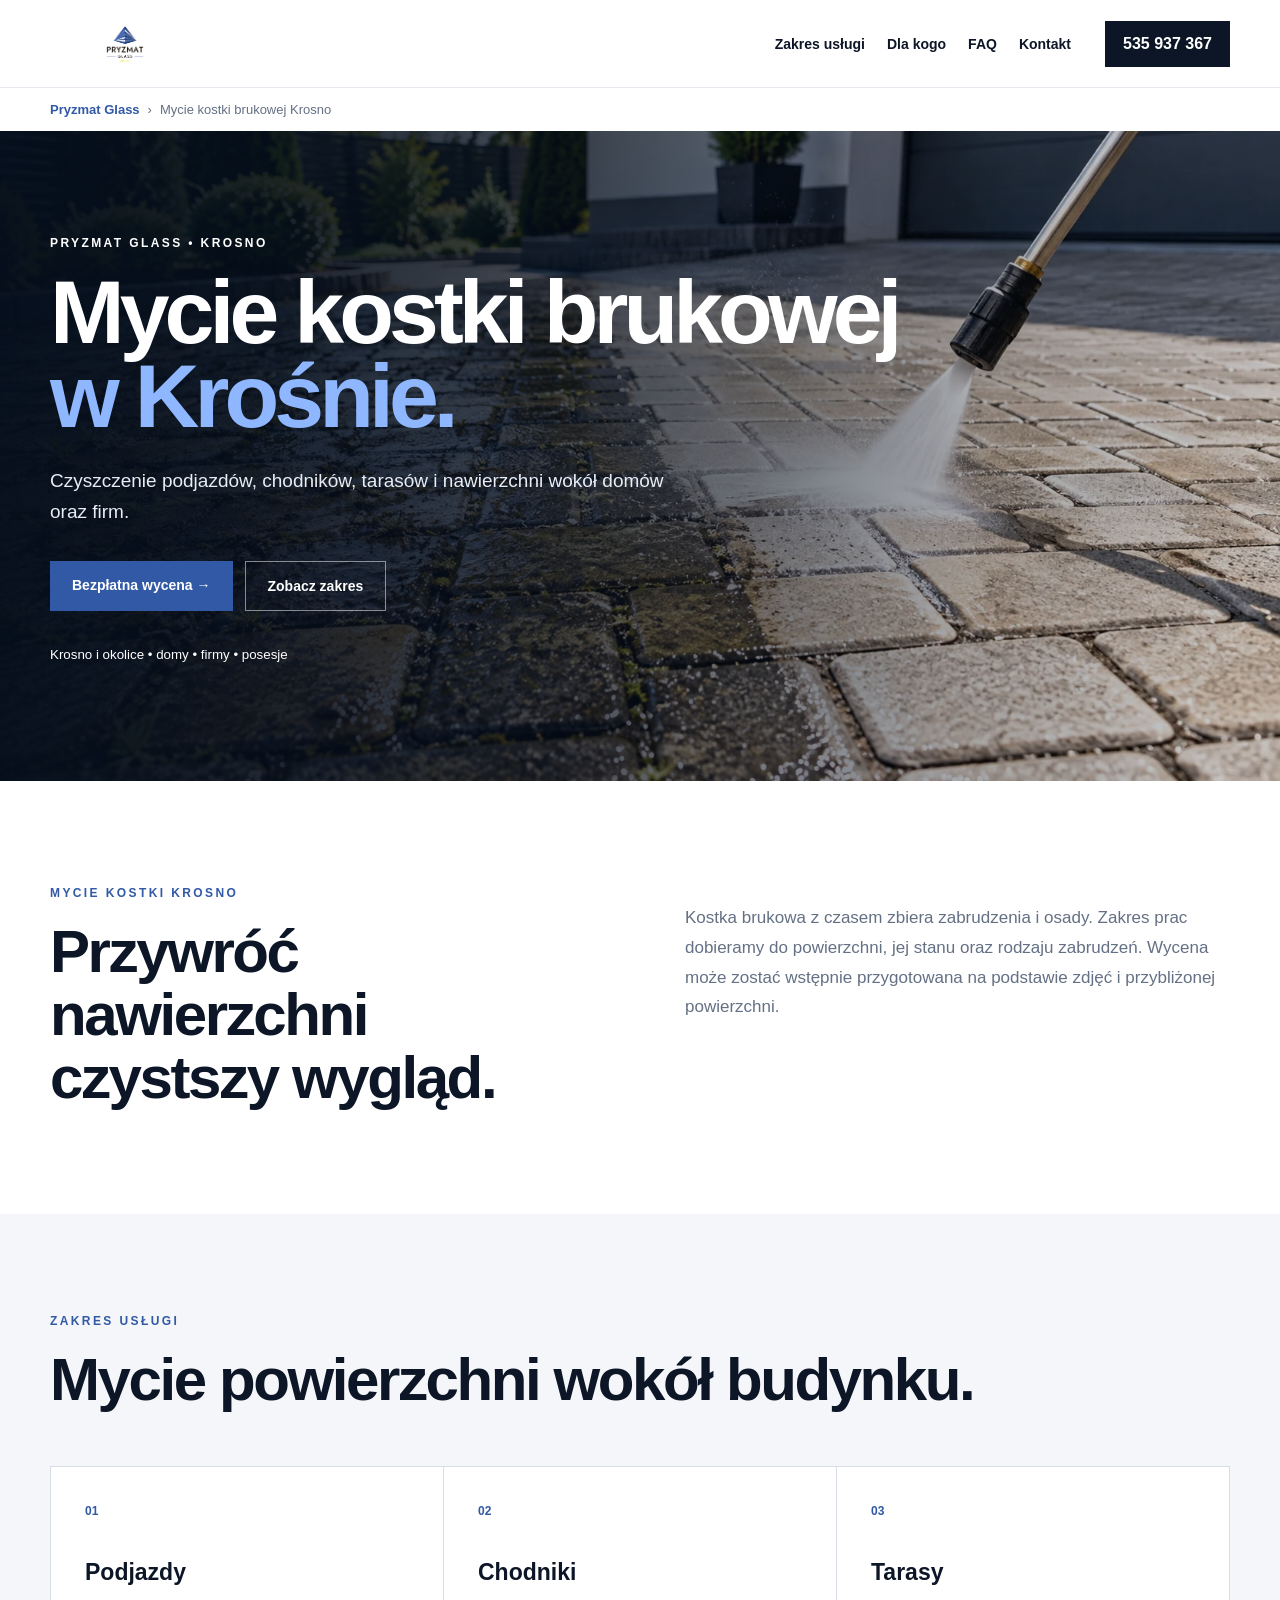
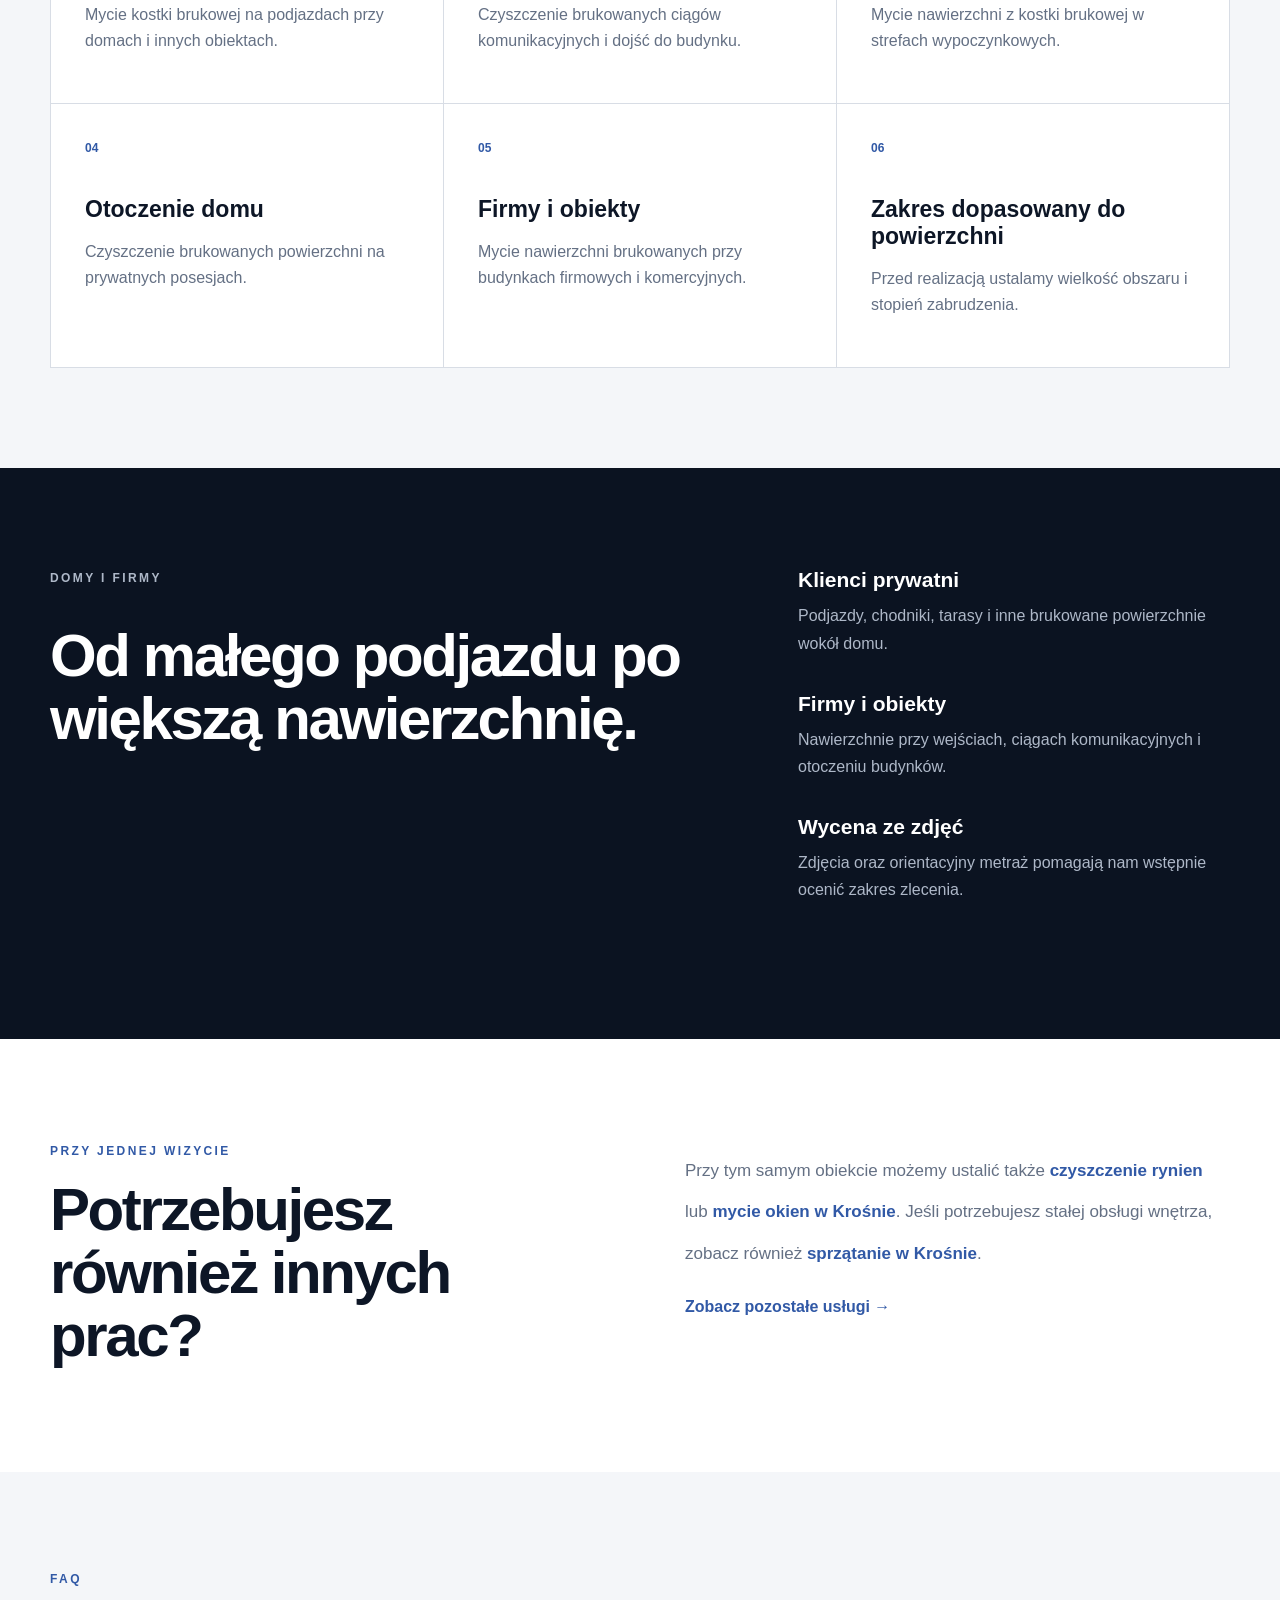
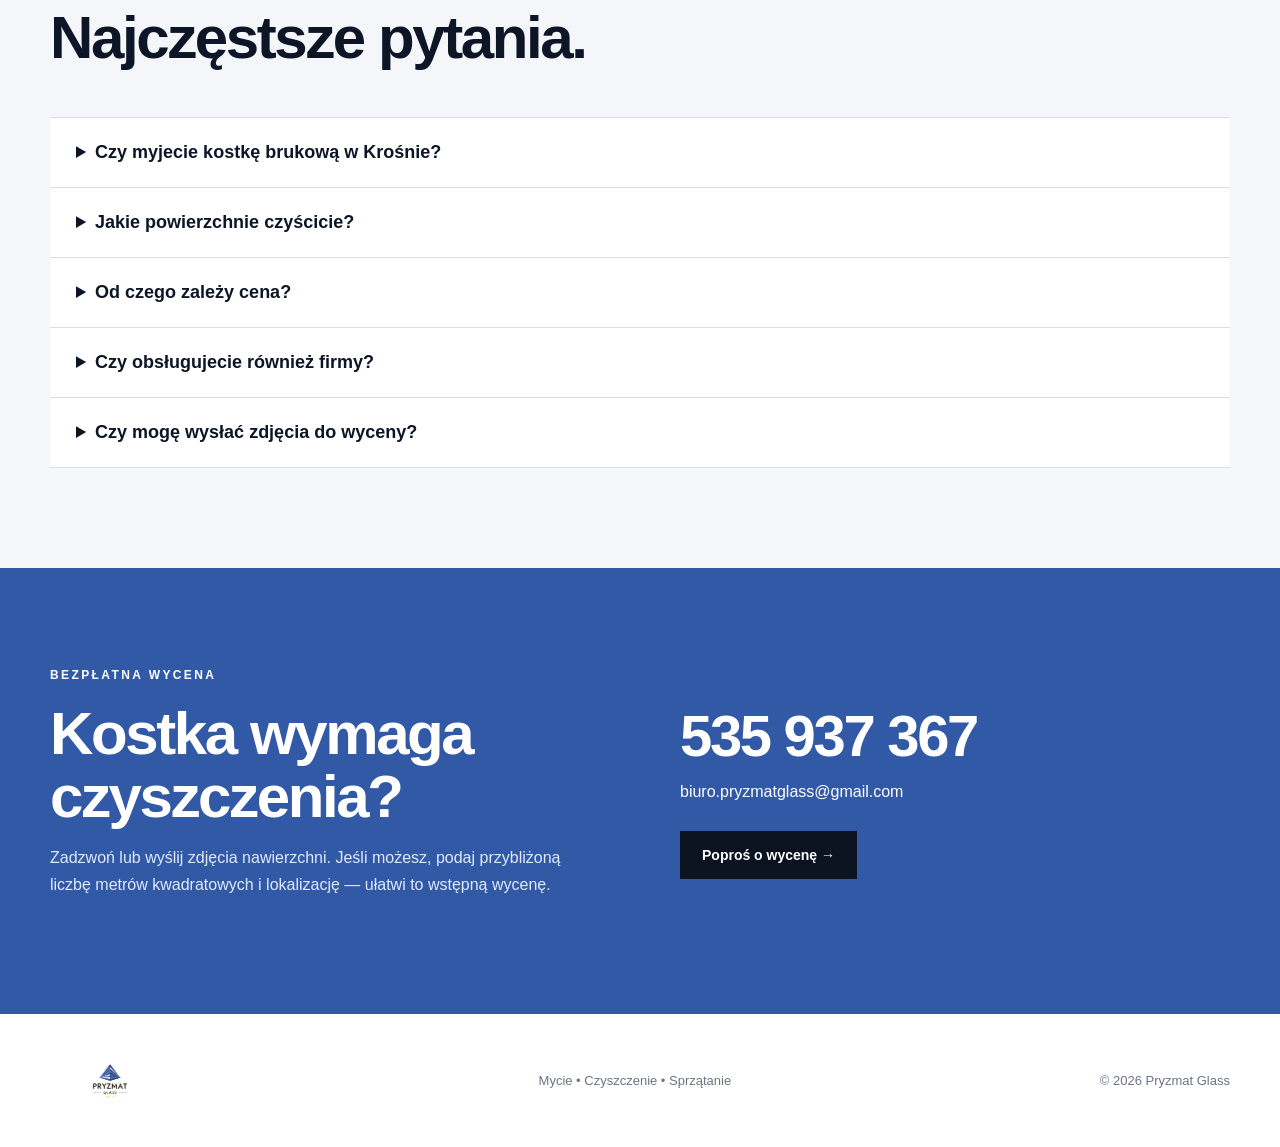
<file: mycie-kostki-krosno/index.html>
<!doctype html><html lang="pl"><head><meta charset="utf-8"><meta name="viewport" content="width=device-width,initial-scale=1"><title>Mycie kostki brukowej Krosno | Pryzmat Glass</title><meta name="description" content="Mycie kostki brukowej w Krośnie i okolicach: podjazdy, chodniki, tarasy i nawierzchnie wokół domów oraz firm. Pryzmat Glass – bezpłatna wycena."><link rel="canonical" href="https://pryzmat-glass.pl/mycie-kostki-krosno/"><link rel="stylesheet" href="../assets/style.css"><meta property="og:title" content="Mycie kostki brukowej Krosno | Pryzmat Glass"><meta property="og:description" content="Mycie kostki brukowej w Krośnie dla domów i firm."><meta property="og:url" content="https://pryzmat-glass.pl/mycie-kostki-krosno/"><meta property="og:type" content="website"><meta property="og:image" content="https://pryzmat-glass.pl/assets/images/mycie-kostki-krosno-hero.png"><script type="application/ld+json">{"@context":"https://schema.org","@graph":[{"@type":"Service","@id":"https://pryzmat-glass.pl/mycie-kostki-krosno/#service","name":"Mycie kostki brukowej Krosno","serviceType":"Mycie kostki brukowej","areaServed":{"@type":"City","name":"Krosno"},"provider":{"@id":"https://pryzmat-glass.pl/#business"}},{"@type":"BreadcrumbList","itemListElement":[{"@type":"ListItem","position":1,"name":"Pryzmat Glass","item":"https://pryzmat-glass.pl/"},{"@type":"ListItem","position":2,"name":"Mycie kostki brukowej Krosno","item":"https://pryzmat-glass.pl/mycie-kostki-krosno/"}]}]}</script>
<!-- Google tag (gtag.js) -->
<script async src="https://www.googletagmanager.com/gtag/js?id=G-3W2B2K7RCH"></script>
<script>
  window.dataLayer = window.dataLayer || [];
  function gtag(){dataLayer.push(arguments);}
  gtag('js', new Date());
  gtag('config', 'G-3W2B2K7RCH');
  gtag('config', 'AW-18460273766');
  document.addEventListener('click', function (event) {
    const phoneLink = event.target.closest('a[href^="tel:"]');
    if (!phoneLink) return;
    if (typeof gtag !== 'function') return;
    gtag('event', 'phone_click', {
      phone_number: phoneLink.getAttribute('href').replace('tel:', ''),
      page_location: window.location.href,
      link_text: phoneLink.textContent.trim()
    });
    if (event.isTrusted) {
      gtag('event', 'conversion', {
        send_to: 'AW-18460273766/7fAVCMOn3I8dEObYxeJE'
      });
    }
  });
</script>
</head><body>
<header class="top"><a class="brand" href="../"><img src="../assets/images/logo.jpg" alt="Pryzmat Glass"></a><button class="menu" aria-label="Menu">☰</button><nav><a href="#zakres">Zakres usługi</a><a href="#dla-kogo">Dla kogo</a><a href="#faq">FAQ</a><a href="#kontakt">Kontakt</a></nav><a class="phone" href="tel:+48535937367">535 937 367</a></header><main><nav class="breadcrumbs wrap" aria-label="Okruszki"><a href="../">Pryzmat Glass</a><span aria-hidden="true">›</span><span>Mycie kostki brukowej Krosno</span></nav>
<section class="subHero pavingHero"><div class="shade"></div><div class="heroText"><p class="eyebrow">PRYZMAT GLASS • KROSNO</p><h1>Mycie kostki brukowej<br><span>w Krośnie.</span></h1><p>Czyszczenie podjazdów, chodników, tarasów i nawierzchni wokół domów oraz firm.</p><div class="actions"><a class="primary" href="#kontakt">Bezpłatna wycena →</a><a class="ghost" href="#zakres">Zobacz zakres</a></div><small>Krosno i okolice • domy • firmy • posesje</small></div></section>
<section class="intro wrap"><div><p class="eyebrow blue">MYCIE KOSTKI KROSNO</p><h2>Przywróć nawierzchni czystszy wygląd.</h2></div><p>Kostka brukowa z czasem zbiera zabrudzenia i osady. Zakres prac dobieramy do powierzchni, jej stanu oraz rodzaju zabrudzeń. Wycena może zostać wstępnie przygotowana na podstawie zdjęć i przybliżonej powierzchni.</p></section>
<section id="zakres" class="services"><div class="wrap"><p class="eyebrow blue">ZAKRES USŁUGI</p><h2>Mycie powierzchni wokół budynku.</h2><div class="grid"><article><b>01</b><h3>Podjazdy</h3><p>Mycie kostki brukowej na podjazdach przy domach i innych obiektach.</p></article><article><b>02</b><h3>Chodniki</h3><p>Czyszczenie brukowanych ciągów komunikacyjnych i dojść do budynku.</p></article><article><b>03</b><h3>Tarasy</h3><p>Mycie nawierzchni z kostki brukowej w strefach wypoczynkowych.</p></article><article><b>04</b><h3>Otoczenie domu</h3><p>Czyszczenie brukowanych powierzchni na prywatnych posesjach.</p></article><article><b>05</b><h3>Firmy i obiekty</h3><p>Mycie nawierzchni brukowanych przy budynkach firmowych i komercyjnych.</p></article><article><b>06</b><h3>Zakres dopasowany do powierzchni</h3><p>Przed realizacją ustalamy wielkość obszaru i stopień zabrudzenia.</p></article></div></div></section>
<section id="dla-kogo" class="dark"><div class="wrap darkGrid"><div><p class="eyebrow">DOMY I FIRMY</p><h2>Od małego podjazdu po większą nawierzchnię.</h2></div><div><h3>Klienci prywatni</h3><p>Podjazdy, chodniki, tarasy i inne brukowane powierzchnie wokół domu.</p><h3>Firmy i obiekty</h3><p>Nawierzchnie przy wejściach, ciągach komunikacyjnych i otoczeniu budynków.</p><h3>Wycena ze zdjęć</h3><p>Zdjęcia oraz orientacyjny metraż pomagają nam wstępnie ocenić zakres zlecenia.</p></div></div></section>
<section class="intro wrap"><div><p class="eyebrow blue">PRZY JEDNEJ WIZYCIE</p><h2>Potrzebujesz również innych prac?</h2></div><div class="related"><p>Przy tym samym obiekcie możemy ustalić także <a class="textLink" href="../czyszczenie-rynien-krosno/">czyszczenie rynien</a> lub <a class="textLink" href="../mycie-okien-krosno/">mycie okien w Krośnie</a>. Jeśli potrzebujesz stałej obsługi wnętrza, zobacz również <a class="textLink" href="../sprzatanie-krosno/">sprzątanie w Krośnie</a>.</p><a class="textLink" href="../#uslugi">Zobacz pozostałe usługi →</a></div></section>
<section id="faq" class="services"><div class="wrap"><p class="eyebrow blue">FAQ</p><h2>Najczęstsze pytania.</h2><div class="faq"><details><summary>Czy myjecie kostkę brukową w Krośnie?</summary><p>Tak. Wykonujemy mycie kostki brukowej w Krośnie i okolicach.</p></details><details><summary>Jakie powierzchnie czyścicie?</summary><p>Między innymi podjazdy, chodniki, tarasy oraz inne nawierzchnie z kostki brukowej.</p></details><details><summary>Od czego zależy cena?</summary><p>Od wielkości powierzchni, stopnia zabrudzenia i warunków konkretnego zlecenia.</p></details><details><summary>Czy obsługujecie również firmy?</summary><p>Tak. Usługa jest dostępna dla klientów prywatnych oraz firm i innych obiektów.</p></details><details><summary>Czy mogę wysłać zdjęcia do wyceny?</summary><p>Tak. Zdjęcia oraz przybliżony metraż pomagają we wstępnej ocenie prac.</p></details></div></div></section>
<section id="kontakt" class="contact"><div class="wrap contactGrid"><div><p class="eyebrow">BEZPŁATNA WYCENA</p><h2>Kostka wymaga czyszczenia?</h2><p>Zadzwoń lub wyślij zdjęcia nawierzchni. Jeśli możesz, podaj przybliżoną liczbę metrów kwadratowych i lokalizację — ułatwi to wstępną wycenę.</p></div><div class="contactBox"><a class="number" href="tel:+48535937367">535 937 367</a><a class="mail" href="mailto:biuro.pryzmatglass@gmail.com?subject=Mycie%20kostki%20Krosno%20-%20wycena">biuro.pryzmatglass@gmail.com</a><a class="primary black" href="mailto:biuro.pryzmatglass@gmail.com?subject=Mycie%20kostki%20Krosno%20-%20wycena">Poproś o wycenę →</a></div></div></section></main><footer><div class="wrap foot"><a href="../"><img src="../assets/images/logo.jpg" alt="Pryzmat Glass"></a><p>Mycie • Czyszczenie • Sprzątanie</p><p>© 2026 Pryzmat Glass</p></div></footer><script src="../assets/app.js"></script></body></html>
</file>
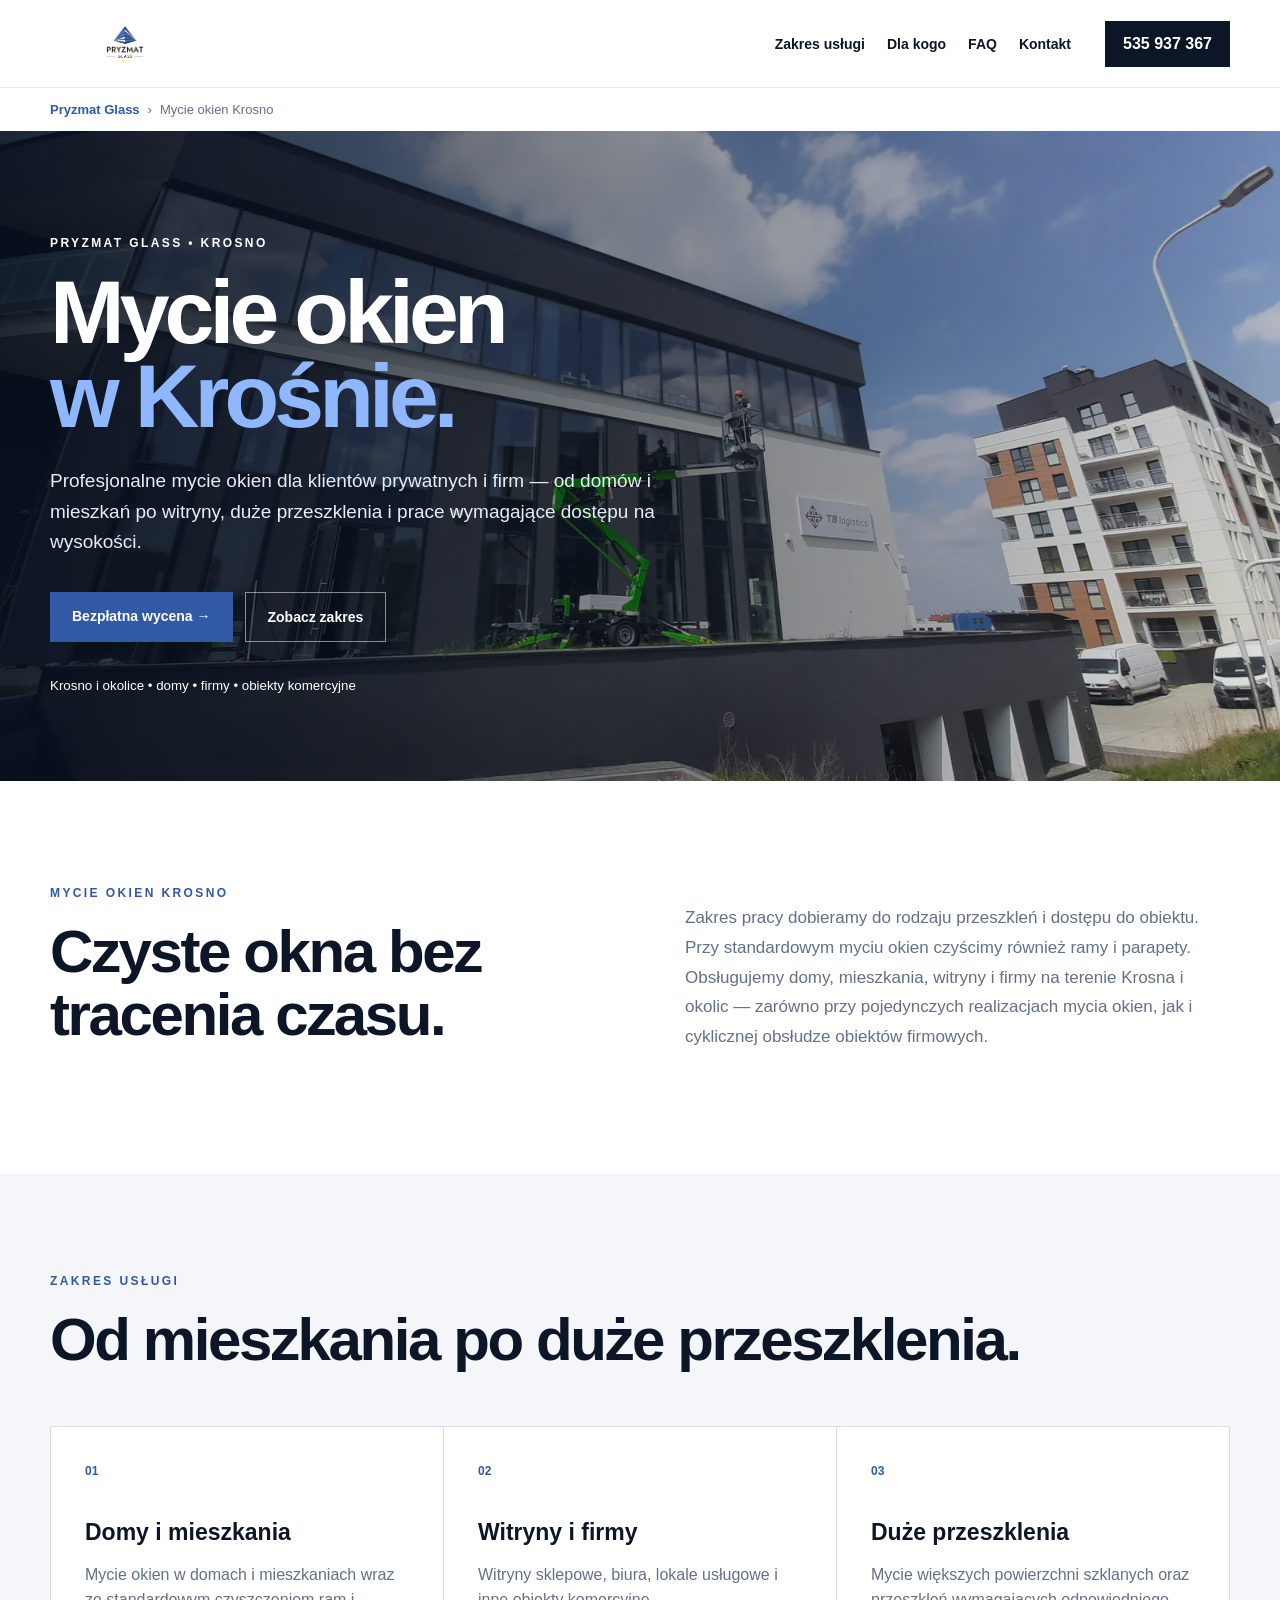
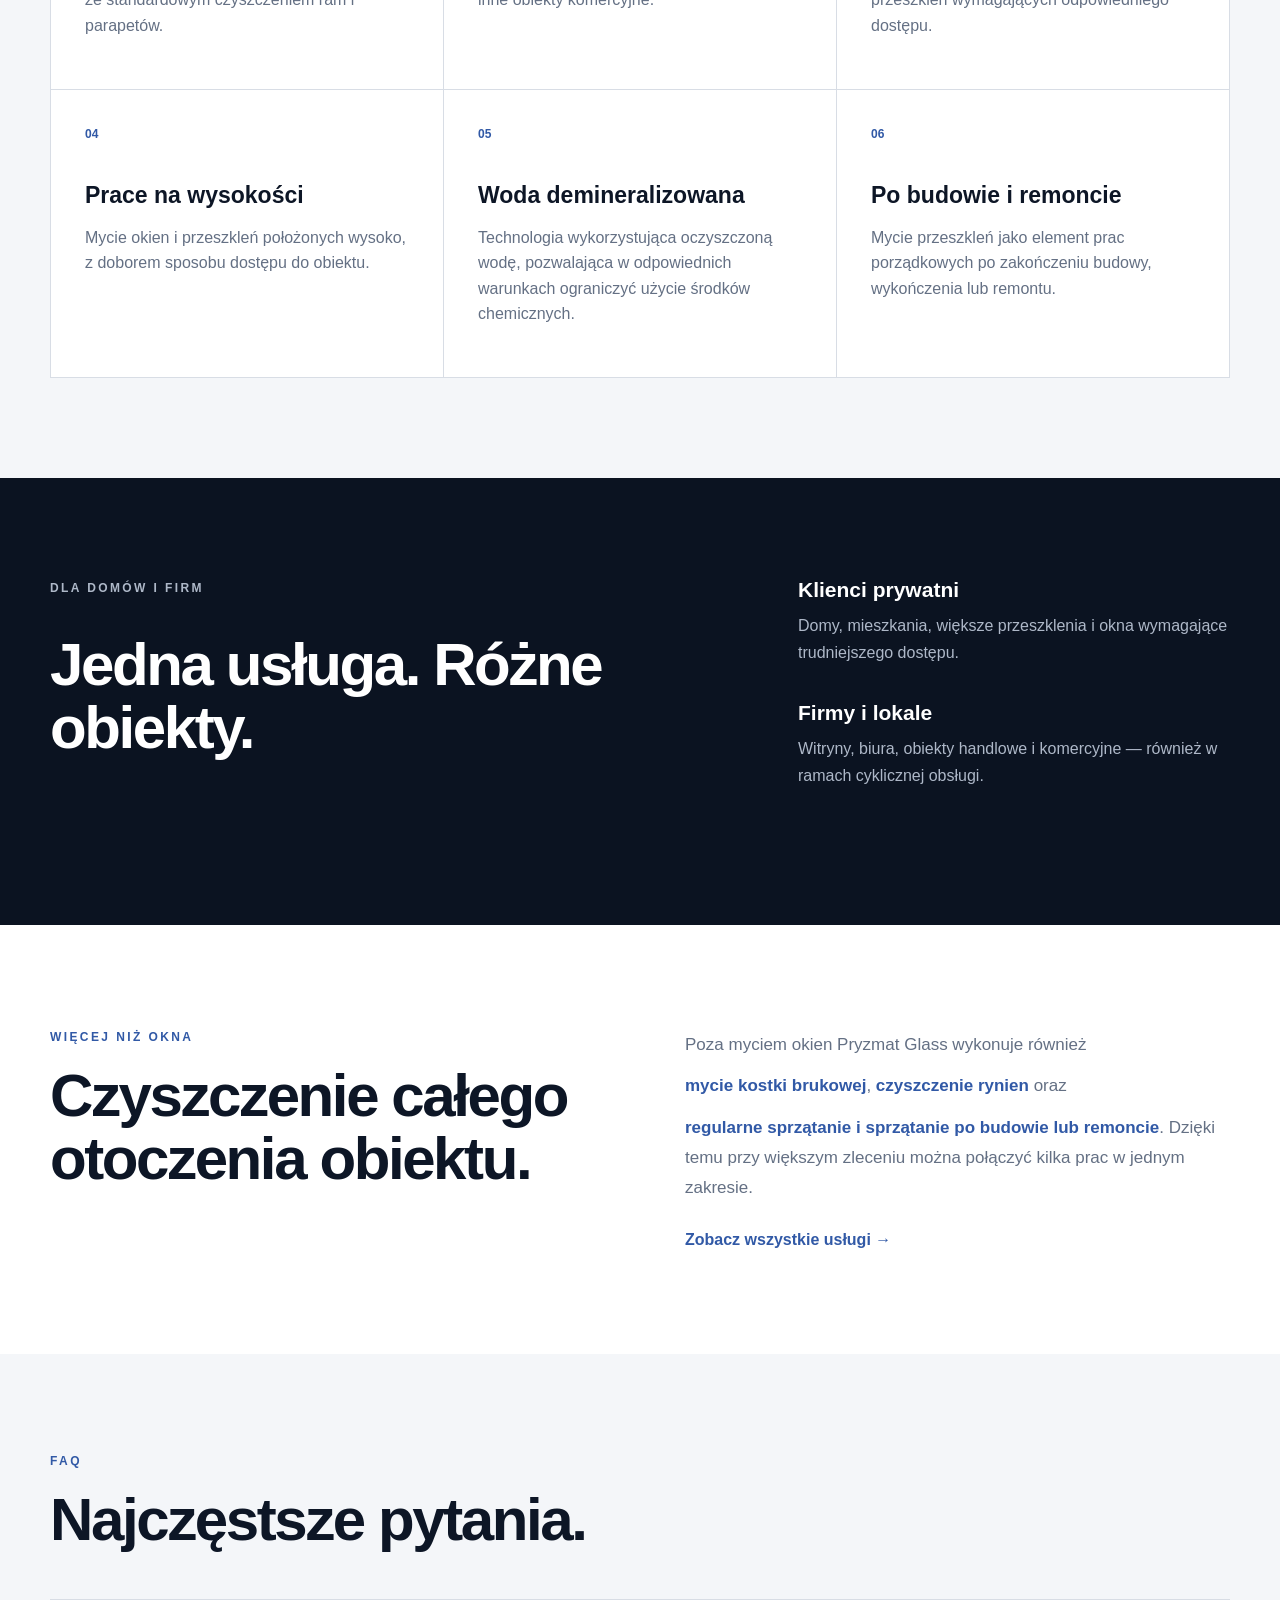
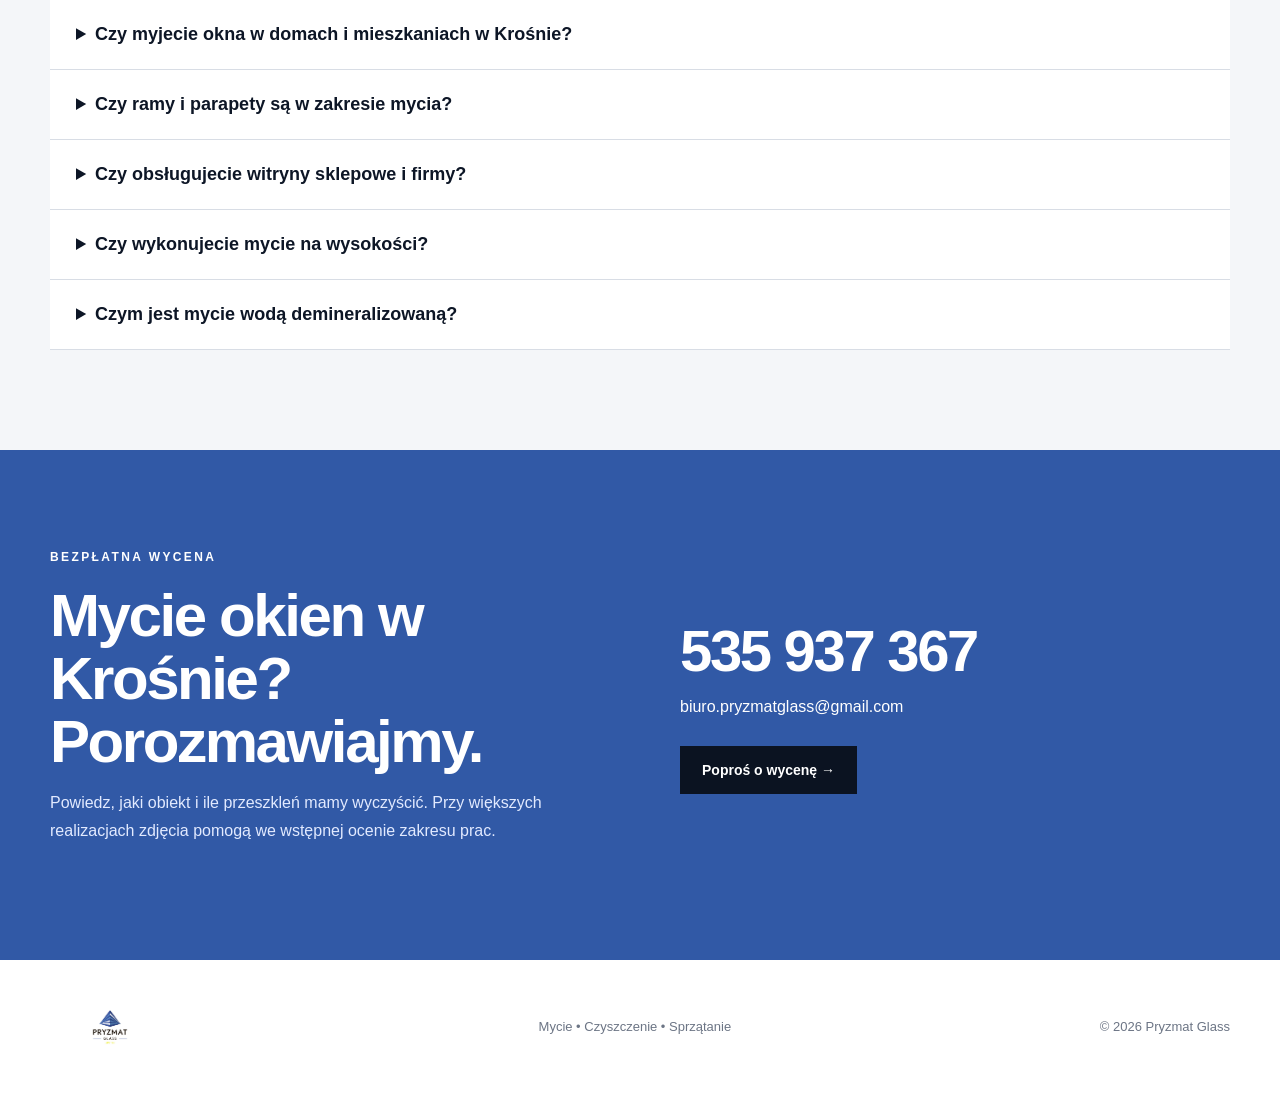
<file: mycie-okien-krosno/index.html>
<!doctype html>
<html lang="pl">
<head>
<meta charset="utf-8">
<meta name="viewport" content="width=device-width,initial-scale=1">
<title>Mycie okien Krosno – domy i witryny | Pryzmat Glass</title>
<meta name="description" content="Mycie okien w Krośnie dla domów, firm i witryn. Ramy i parapety w standardzie; duże przeszklenia i prace na wysokości. Zapytaj o bezpłatną wycenę.">
<link rel="canonical" href="https://pryzmat-glass.pl/mycie-okien-krosno/">
<link rel="stylesheet" href="../assets/style.css">
<meta property="og:title" content="Mycie okien Krosno | Pryzmat Glass">
<meta property="og:description" content="Profesjonalne mycie okien w Krośnie dla klientów prywatnych i firm.">
<meta property="og:url" content="https://pryzmat-glass.pl/mycie-okien-krosno/">
<meta property="og:type" content="website">
<meta property="og:image" content="https://pryzmat-glass.pl/assets/images/20220507_125303.jpg">
<script type="application/ld+json">
{"@context":"https://schema.org","@graph":[{"@type":"Service","@id":"https://pryzmat-glass.pl/mycie-okien-krosno/#service","name":"Mycie okien Krosno","serviceType":"Mycie okien","areaServed":{"@type":"City","name":"Krosno"},"provider":{"@id":"https://pryzmat-glass.pl/#business"}},{"@type":"BreadcrumbList","itemListElement":[{"@type":"ListItem","position":1,"name":"Pryzmat Glass","item":"https://pryzmat-glass.pl/"},{"@type":"ListItem","position":2,"name":"Mycie okien Krosno","item":"https://pryzmat-glass.pl/mycie-okien-krosno/"}]}]}
</script>

<!-- Google tag (gtag.js) -->
<script async src="https://www.googletagmanager.com/gtag/js?id=G-3W2B2K7RCH"></script>
<script>
  window.dataLayer = window.dataLayer || [];
  function gtag(){dataLayer.push(arguments);}
  gtag('js', new Date());
  gtag('config', 'G-3W2B2K7RCH');
  gtag('config', 'AW-18460273766');
  document.addEventListener('click', function (event) {
    const phoneLink = event.target.closest('a[href^="tel:"]');
    if (!phoneLink) return;
    if (typeof gtag !== 'function') return;
    gtag('event', 'phone_click', {
      phone_number: phoneLink.getAttribute('href').replace('tel:', ''),
      page_location: window.location.href,
      link_text: phoneLink.textContent.trim()
    });
    if (event.isTrusted) {
      gtag('event', 'conversion', {
        send_to: 'AW-18460273766/7fAVCMOn3I8dEObYxeJE'
      });
    }
  });
</script>
</head>
<body>
<header class="top">
<a class="brand" href="../"><img src="../assets/images/logo.jpg" alt="Pryzmat Glass"></a>
<button class="menu" aria-label="Menu">☰</button>
<nav><a href="#zakres">Zakres usługi</a><a href="#dla-kogo">Dla kogo</a><a href="#faq">FAQ</a><a href="#kontakt">Kontakt</a></nav>
<a class="phone" href="tel:+48535937367">535 937 367</a>
</header>
<main>
<nav class="breadcrumbs wrap" aria-label="Okruszki"><a href="../">Pryzmat Glass</a><span aria-hidden="true">›</span><span>Mycie okien Krosno</span></nav>
<section class="subHero">
<div class="shade"></div>
<div class="heroText">
<p class="eyebrow">PRYZMAT GLASS • KROSNO</p>
<h1>Mycie okien<br><span>w Krośnie.</span></h1>
<p>Profesjonalne mycie okien dla klientów prywatnych i firm — od domów i mieszkań po witryny, duże przeszklenia i prace wymagające dostępu na wysokości.</p>
<div class="actions"><a class="primary" href="#kontakt">Bezpłatna wycena →</a><a class="ghost" href="#zakres">Zobacz zakres</a></div>
<small>Krosno i okolice • domy • firmy • obiekty komercyjne</small>
</div>
</section>

<section class="intro wrap">
<div><p class="eyebrow blue">MYCIE OKIEN KROSNO</p><h2>Czyste okna bez tracenia czasu.</h2></div>
<p>Zakres pracy dobieramy do rodzaju przeszkleń i dostępu do obiektu. Przy standardowym myciu okien czyścimy również ramy i parapety. Obsługujemy domy, mieszkania, witryny i firmy na terenie Krosna i okolic — zarówno przy pojedynczych realizacjach mycia okien, jak i cyklicznej obsłudze obiektów firmowych.</p>
</section>

<section id="zakres" class="services"><div class="wrap">
<p class="eyebrow blue">ZAKRES USŁUGI</p><h2>Od mieszkania po duże przeszklenia.</h2>
<div class="grid">
<article><b>01</b><h3>Domy i mieszkania</h3><p>Mycie okien w domach i mieszkaniach wraz ze standardowym czyszczeniem ram i parapetów.</p></article>
<article><b>02</b><h3>Witryny i firmy</h3><p>Witryny sklepowe, biura, lokale usługowe i inne obiekty komercyjne.</p></article>
<article><b>03</b><h3>Duże przeszklenia</h3><p>Mycie większych powierzchni szklanych oraz przeszkleń wymagających odpowiedniego dostępu.</p></article>
<article><b>04</b><h3>Prace na wysokości</h3><p>Mycie okien i przeszkleń położonych wysoko, z doborem sposobu dostępu do obiektu.</p></article>
<article><b>05</b><h3>Woda demineralizowana</h3><p>Technologia wykorzystująca oczyszczoną wodę, pozwalająca w odpowiednich warunkach ograniczyć użycie środków chemicznych.</p></article>
<article><b>06</b><h3>Po budowie i remoncie</h3><p>Mycie przeszkleń jako element prac porządkowych po zakończeniu budowy, wykończenia lub remontu.</p></article>
</div></div></section>

<section id="dla-kogo" class="dark"><div class="wrap darkGrid">
<div><p class="eyebrow">DLA DOMÓW I FIRM</p><h2>Jedna usługa. Różne obiekty.</h2></div>
<div><h3>Klienci prywatni</h3><p>Domy, mieszkania, większe przeszklenia i okna wymagające trudniejszego dostępu.</p><h3>Firmy i lokale</h3><p>Witryny, biura, obiekty handlowe i komercyjne — również w ramach cyklicznej obsługi.</p></div>
</div></section>

<section class="intro wrap">
<div><p class="eyebrow blue">WIĘCEJ NIŻ OKNA</p><h2>Czyszczenie całego otoczenia obiektu.</h2></div>
<div class="related"><p>Poza myciem okien Pryzmat Glass wykonuje również <a class="textLink" href="../mycie-kostki-krosno/">mycie kostki brukowej</a>, <a class="textLink" href="../czyszczenie-rynien-krosno/">czyszczenie rynien</a> oraz <a class="textLink" href="../sprzatanie-krosno/">regularne sprzątanie i sprzątanie po budowie lub remoncie</a>. Dzięki temu przy większym zleceniu można połączyć kilka prac w jednym zakresie.</p><a class="textLink" href="../#uslugi">Zobacz wszystkie usługi →</a></div>
</section>

<section id="faq" class="services"><div class="wrap">
<p class="eyebrow blue">FAQ</p><h2>Najczęstsze pytania.</h2>
<div class="faq">
<details><summary>Czy myjecie okna w domach i mieszkaniach w Krośnie?</summary><p>Tak. Obsługujemy klientów prywatnych na terenie Krosna i okolic.</p></details>
<details><summary>Czy ramy i parapety są w zakresie mycia?</summary><p>Tak. Przy standardowym myciu okien czyszczenie ram i parapetów traktujemy jako część usługi.</p></details>
<details><summary>Czy obsługujecie witryny sklepowe i firmy?</summary><p>Tak. Myjemy witryny, okna i przeszklenia w firmach oraz obiektach komercyjnych.</p></details>
<details><summary>Czy wykonujecie mycie na wysokości?</summary><p>Tak. Sposób wykonania dobieramy do wysokości, rodzaju przeszklenia i możliwości dostępu do obiektu.</p></details>
<details><summary>Czym jest mycie wodą demineralizowaną?</summary><p>To metoda wykorzystująca oczyszczoną wodę. W odpowiednich zastosowaniach pozwala skutecznie myć przeszklenia przy ograniczonym użyciu chemii.</p></details>
</div></div></section>

<section id="kontakt" class="contact"><div class="wrap contactGrid">
<div><p class="eyebrow">BEZPŁATNA WYCENA</p><h2>Mycie okien w Krośnie? Porozmawiajmy.</h2><p>Powiedz, jaki obiekt i ile przeszkleń mamy wyczyścić. Przy większych realizacjach zdjęcia pomogą we wstępnej ocenie zakresu prac.</p></div>
<div class="contactBox"><a class="number" href="tel:+48535937367">535 937 367</a><a class="mail" href="mailto:biuro.pryzmatglass@gmail.com?subject=Mycie%20okien%20Krosno%20-%20wycena">biuro.pryzmatglass@gmail.com</a><a class="primary black" href="mailto:biuro.pryzmatglass@gmail.com?subject=Mycie%20okien%20Krosno%20-%20wycena">Poproś o wycenę →</a></div>
</div></section>
</main>
<footer><div class="wrap foot"><a href="../"><img src="../assets/images/logo.jpg" alt="Pryzmat Glass"></a><p>Mycie • Czyszczenie • Sprzątanie</p><p>© 2026 Pryzmat Glass</p></div></footer>
<script src="../assets/app.js"></script>
</body></html>
</file>
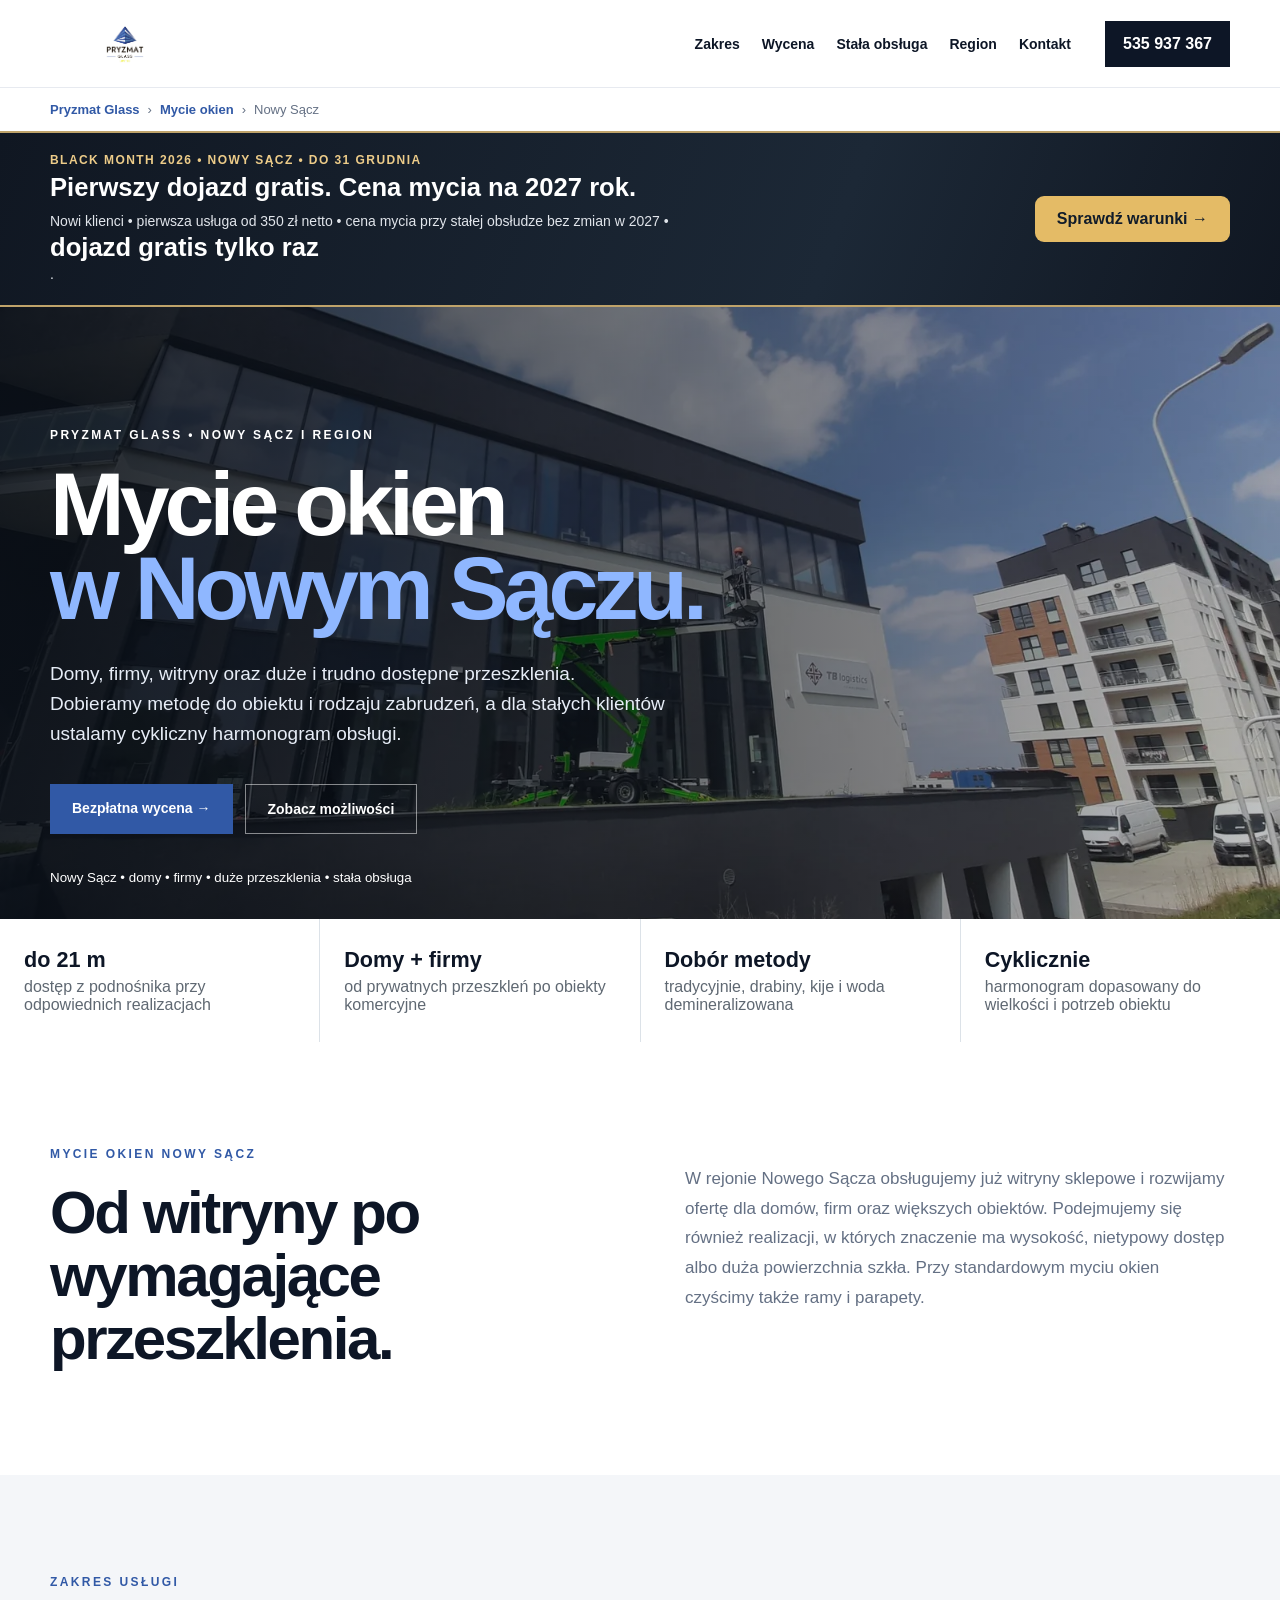
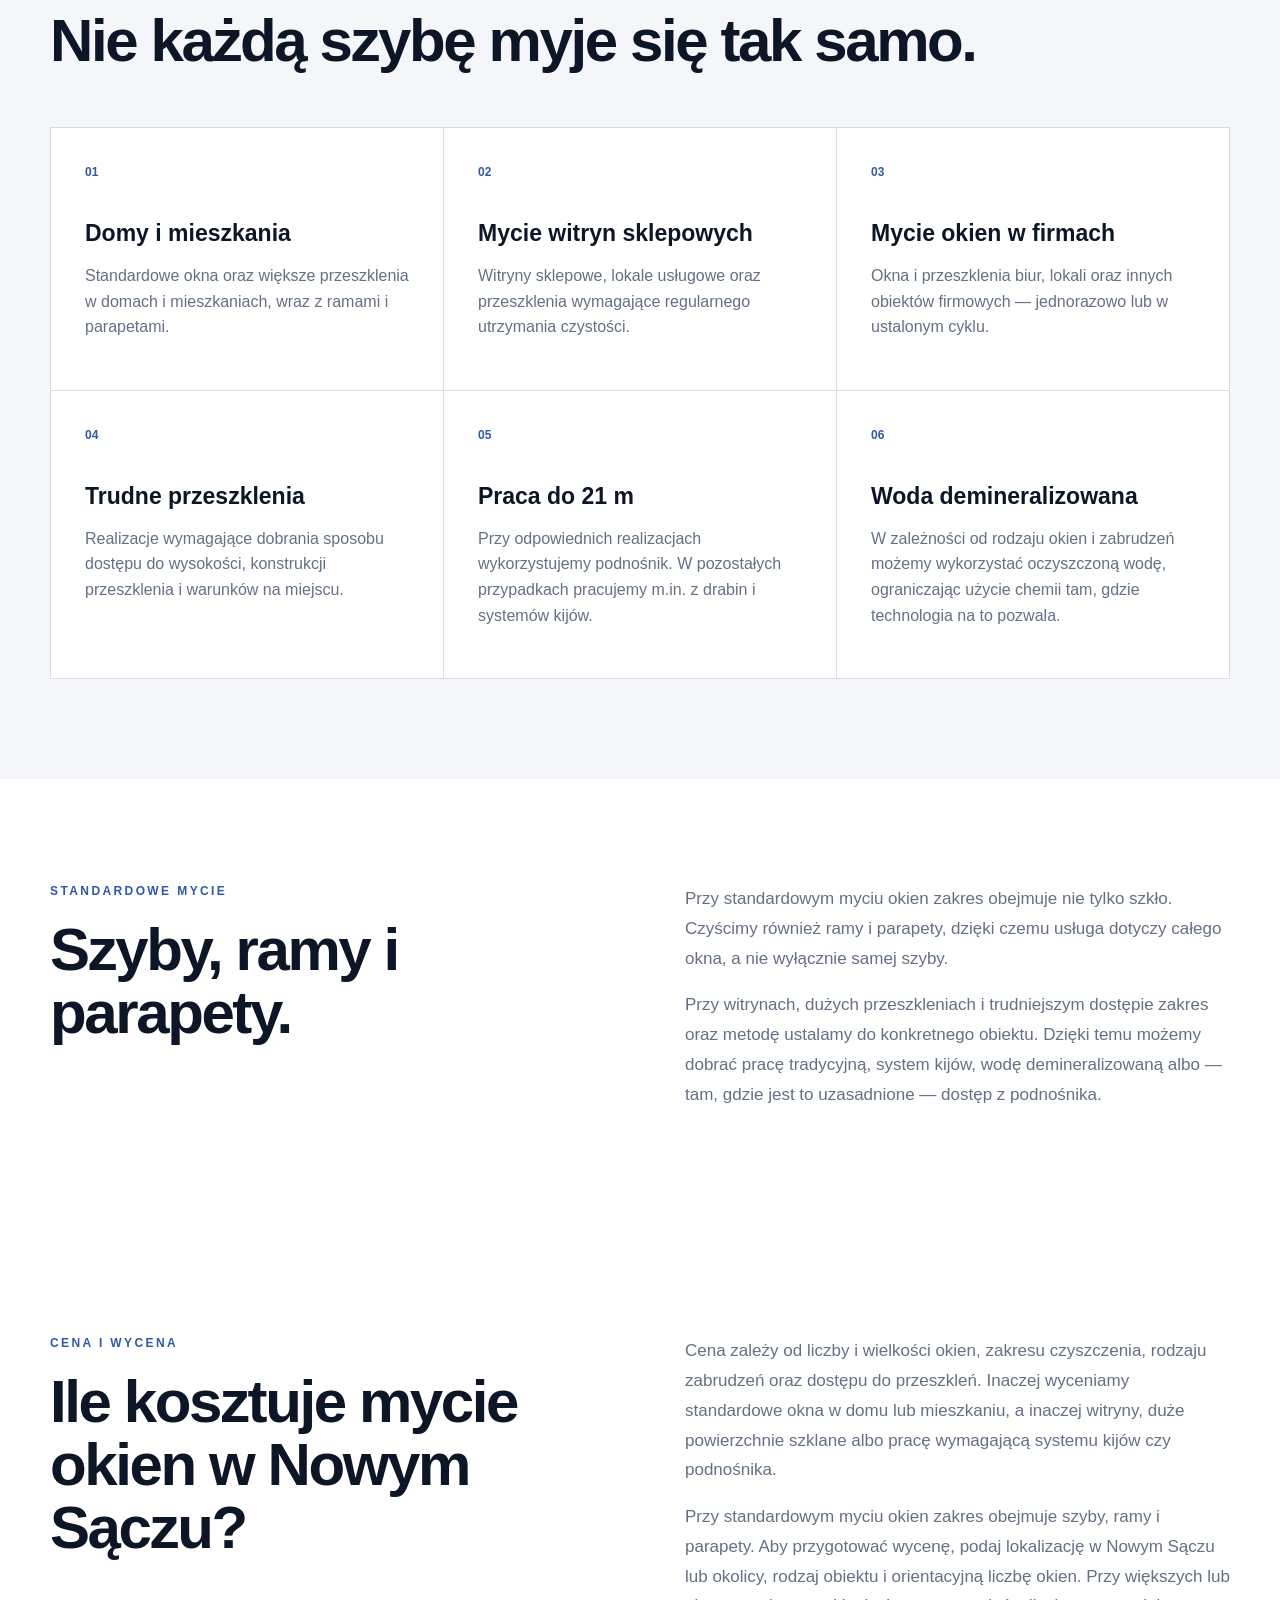
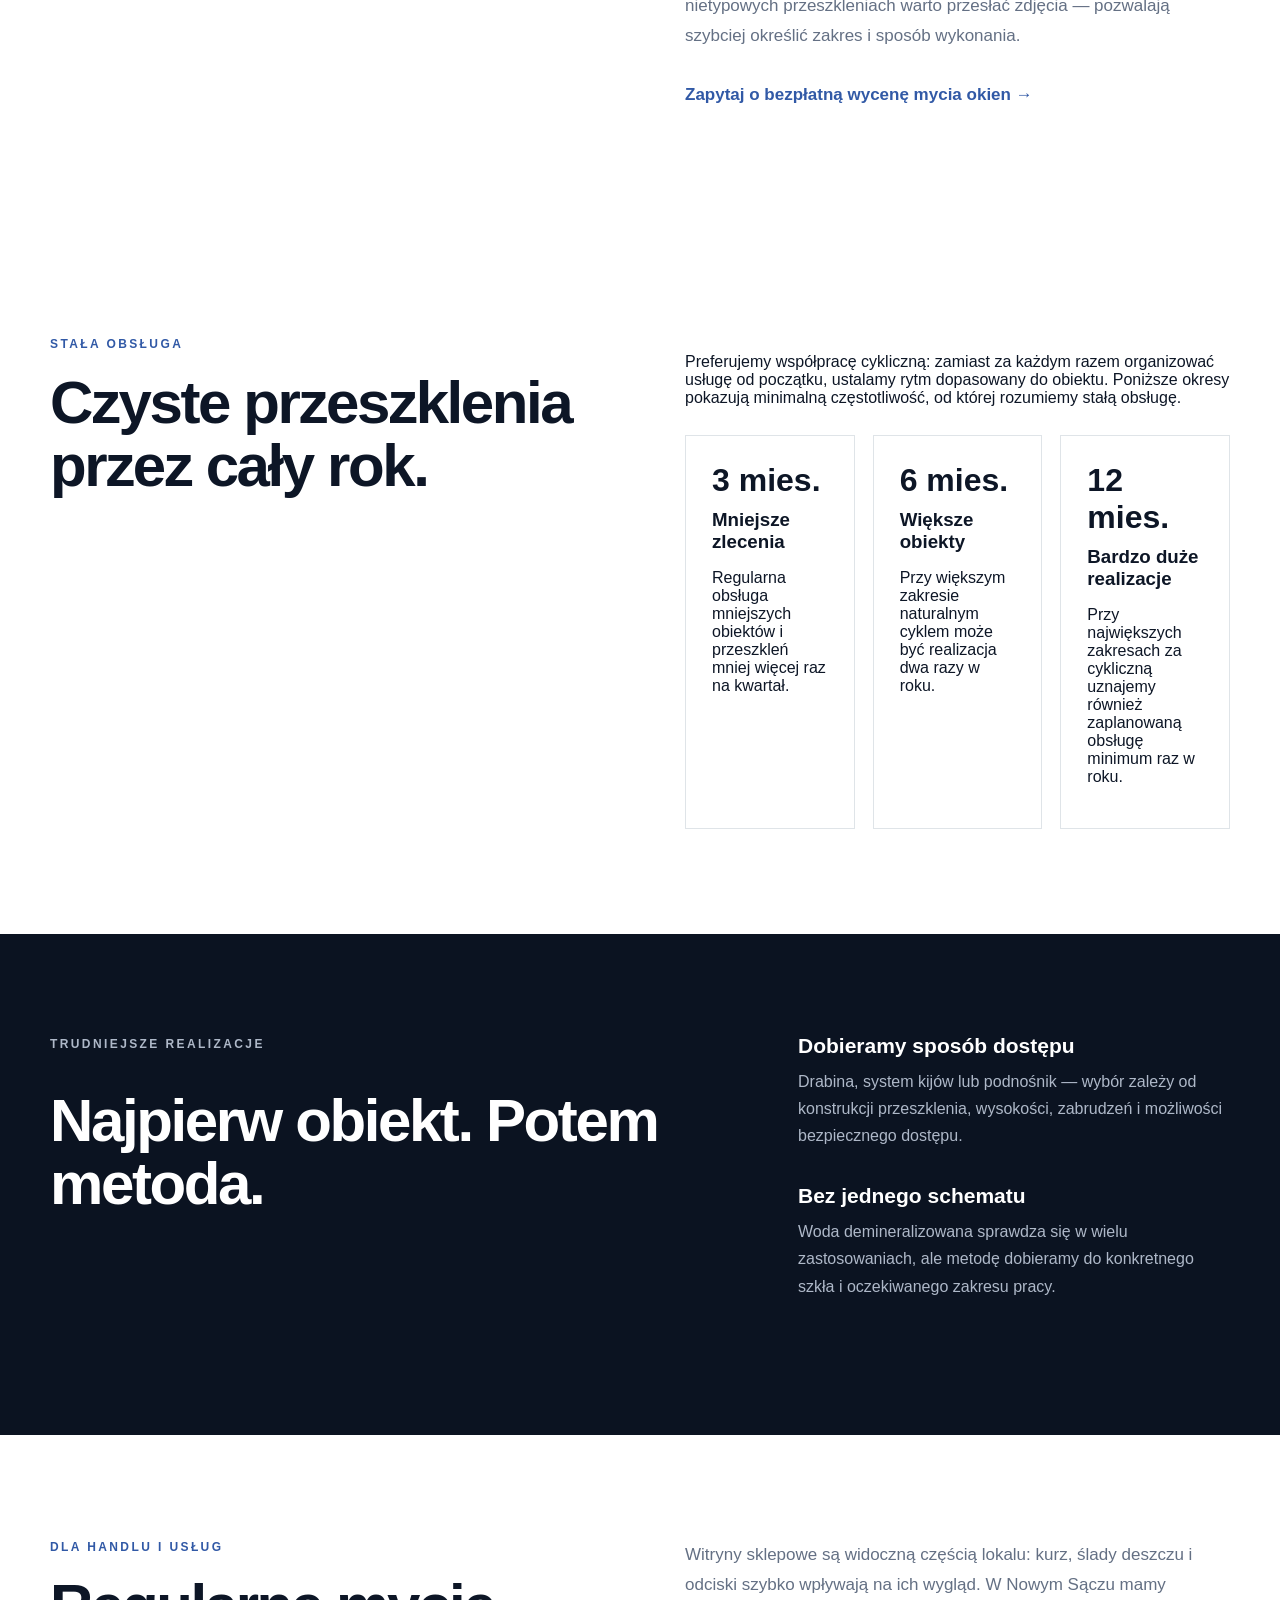
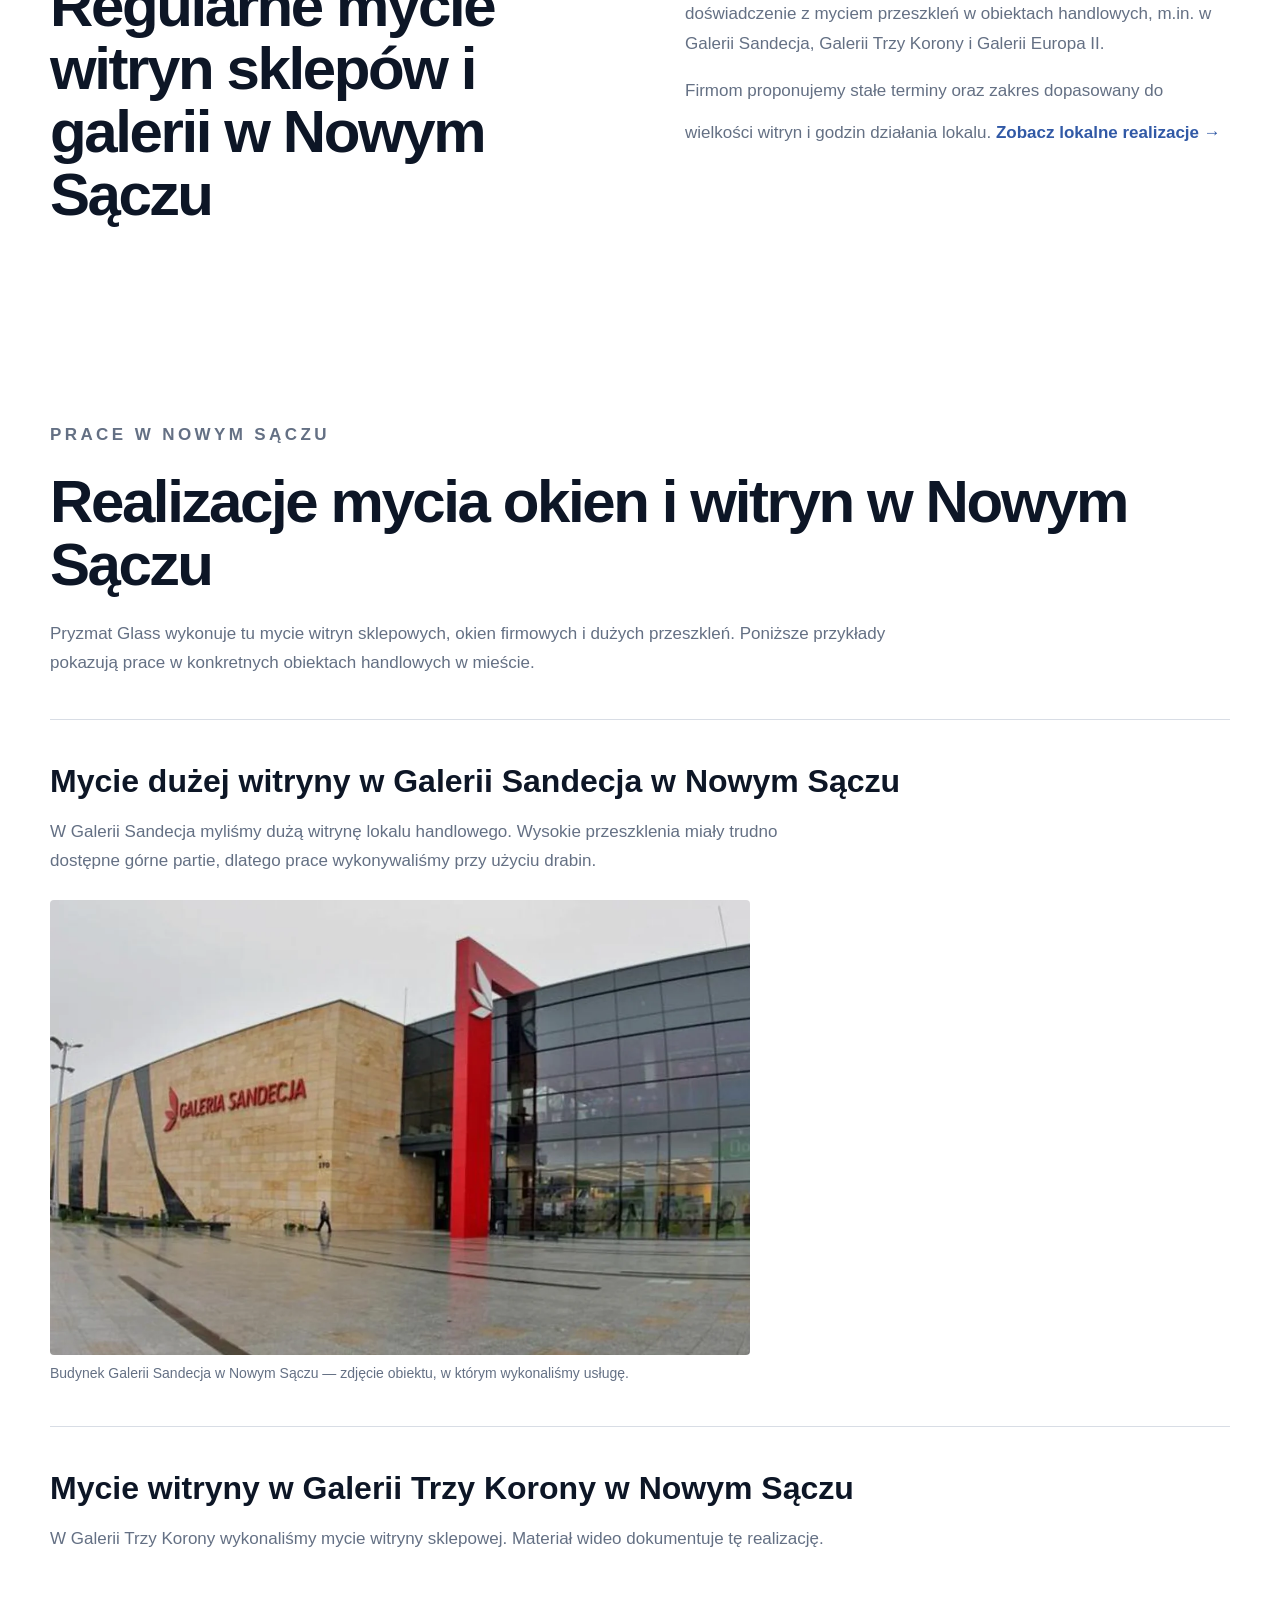
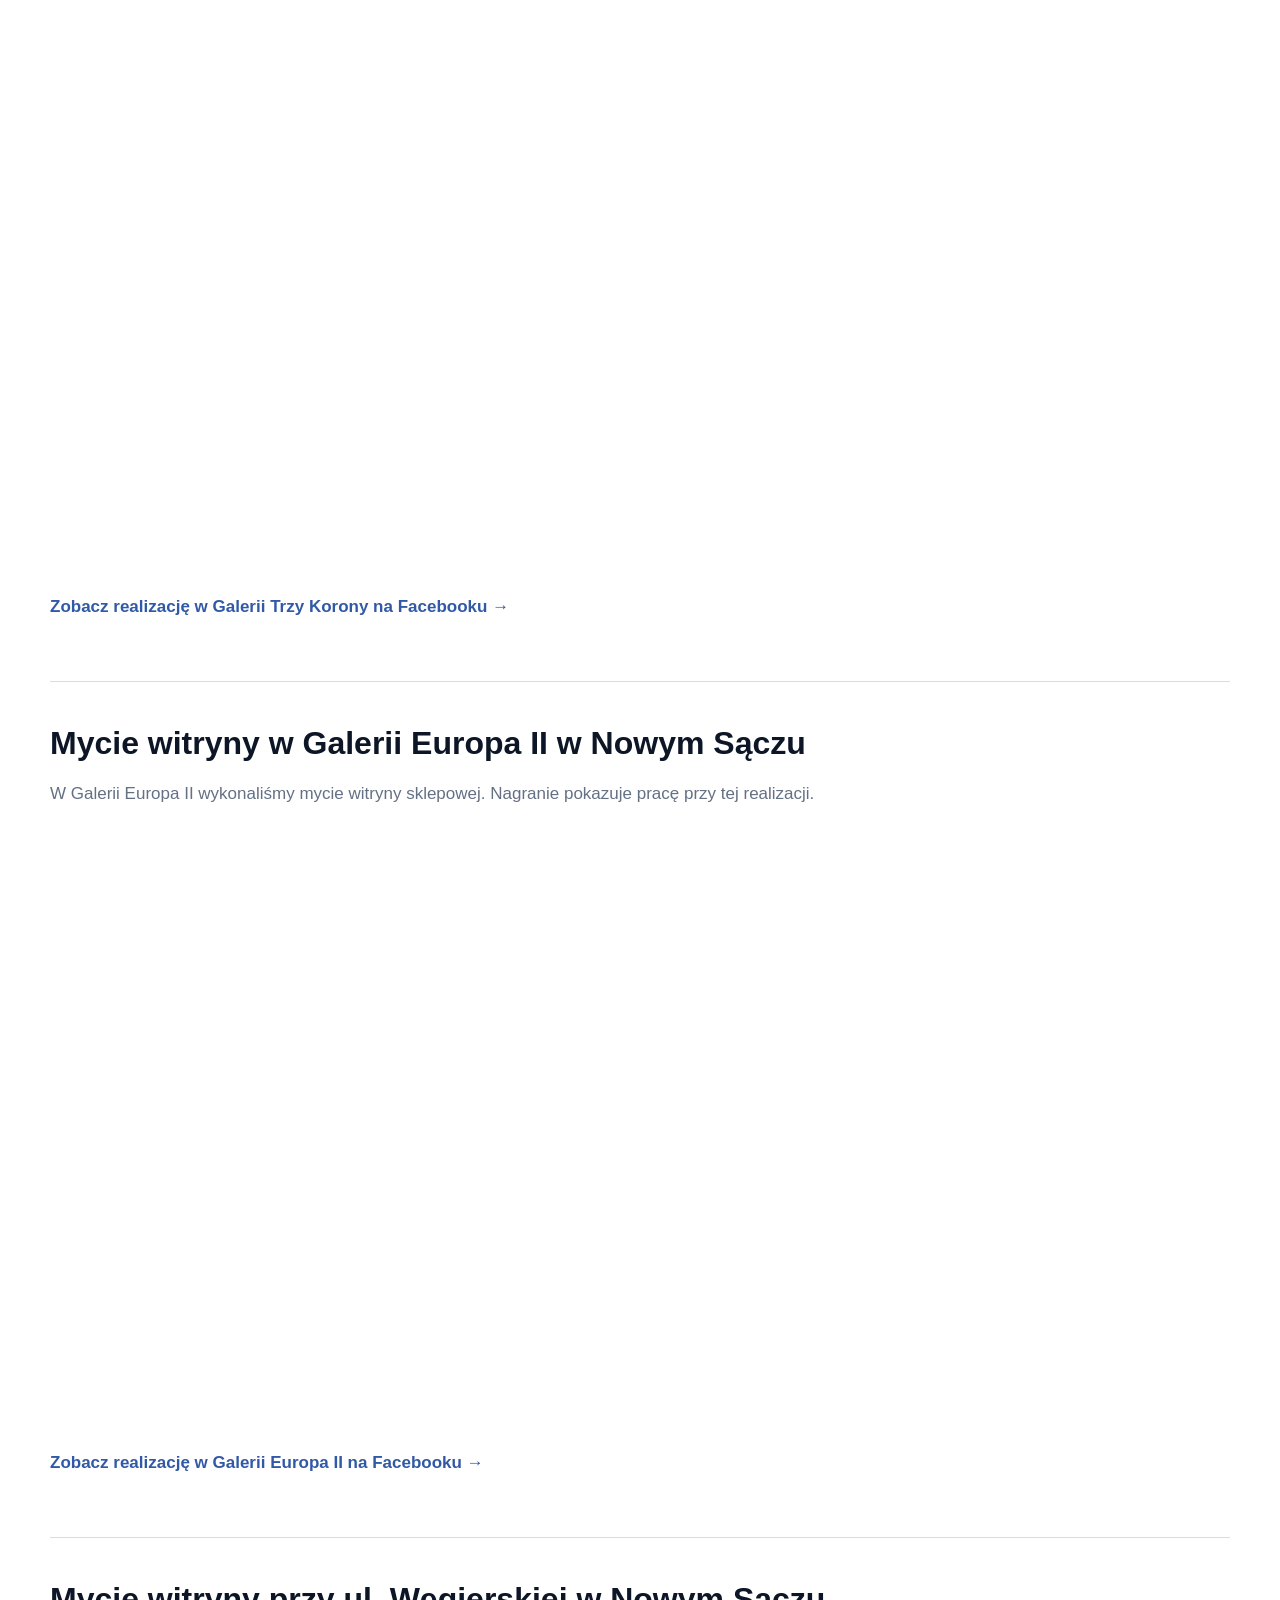
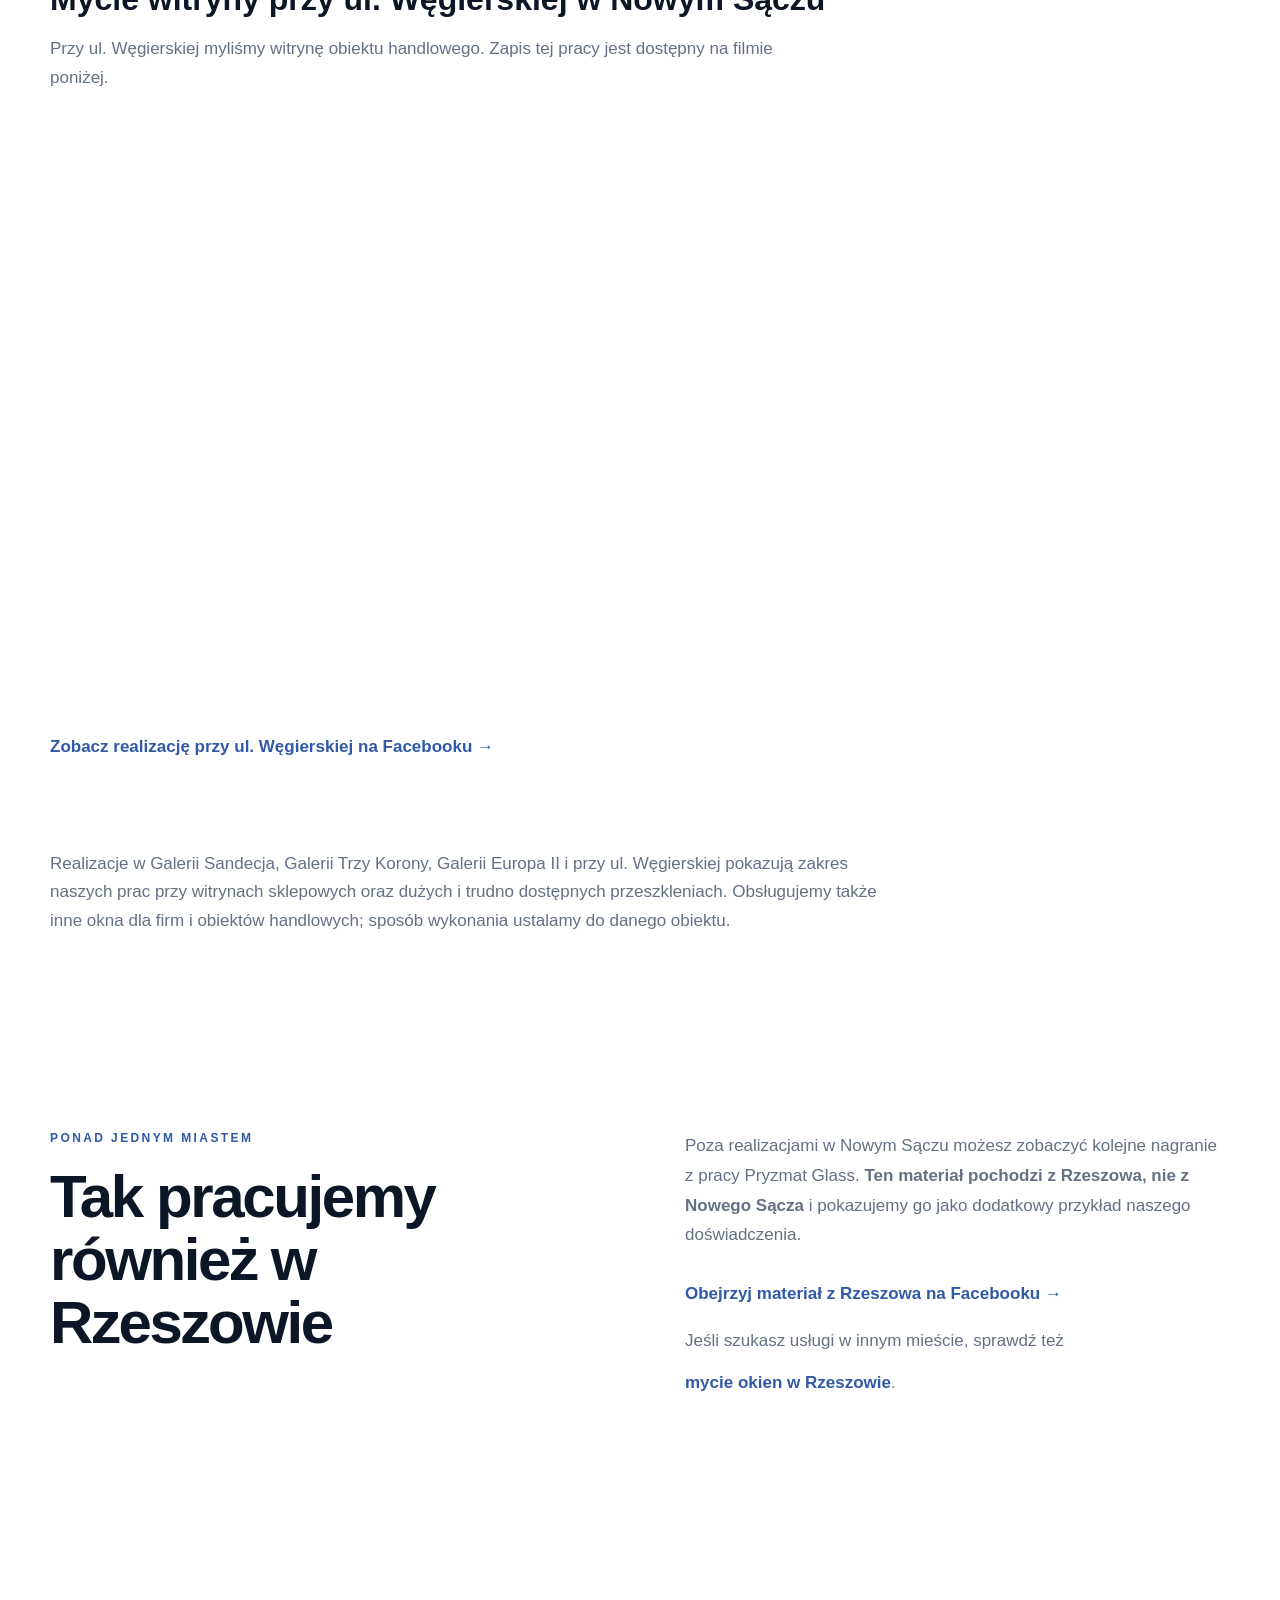
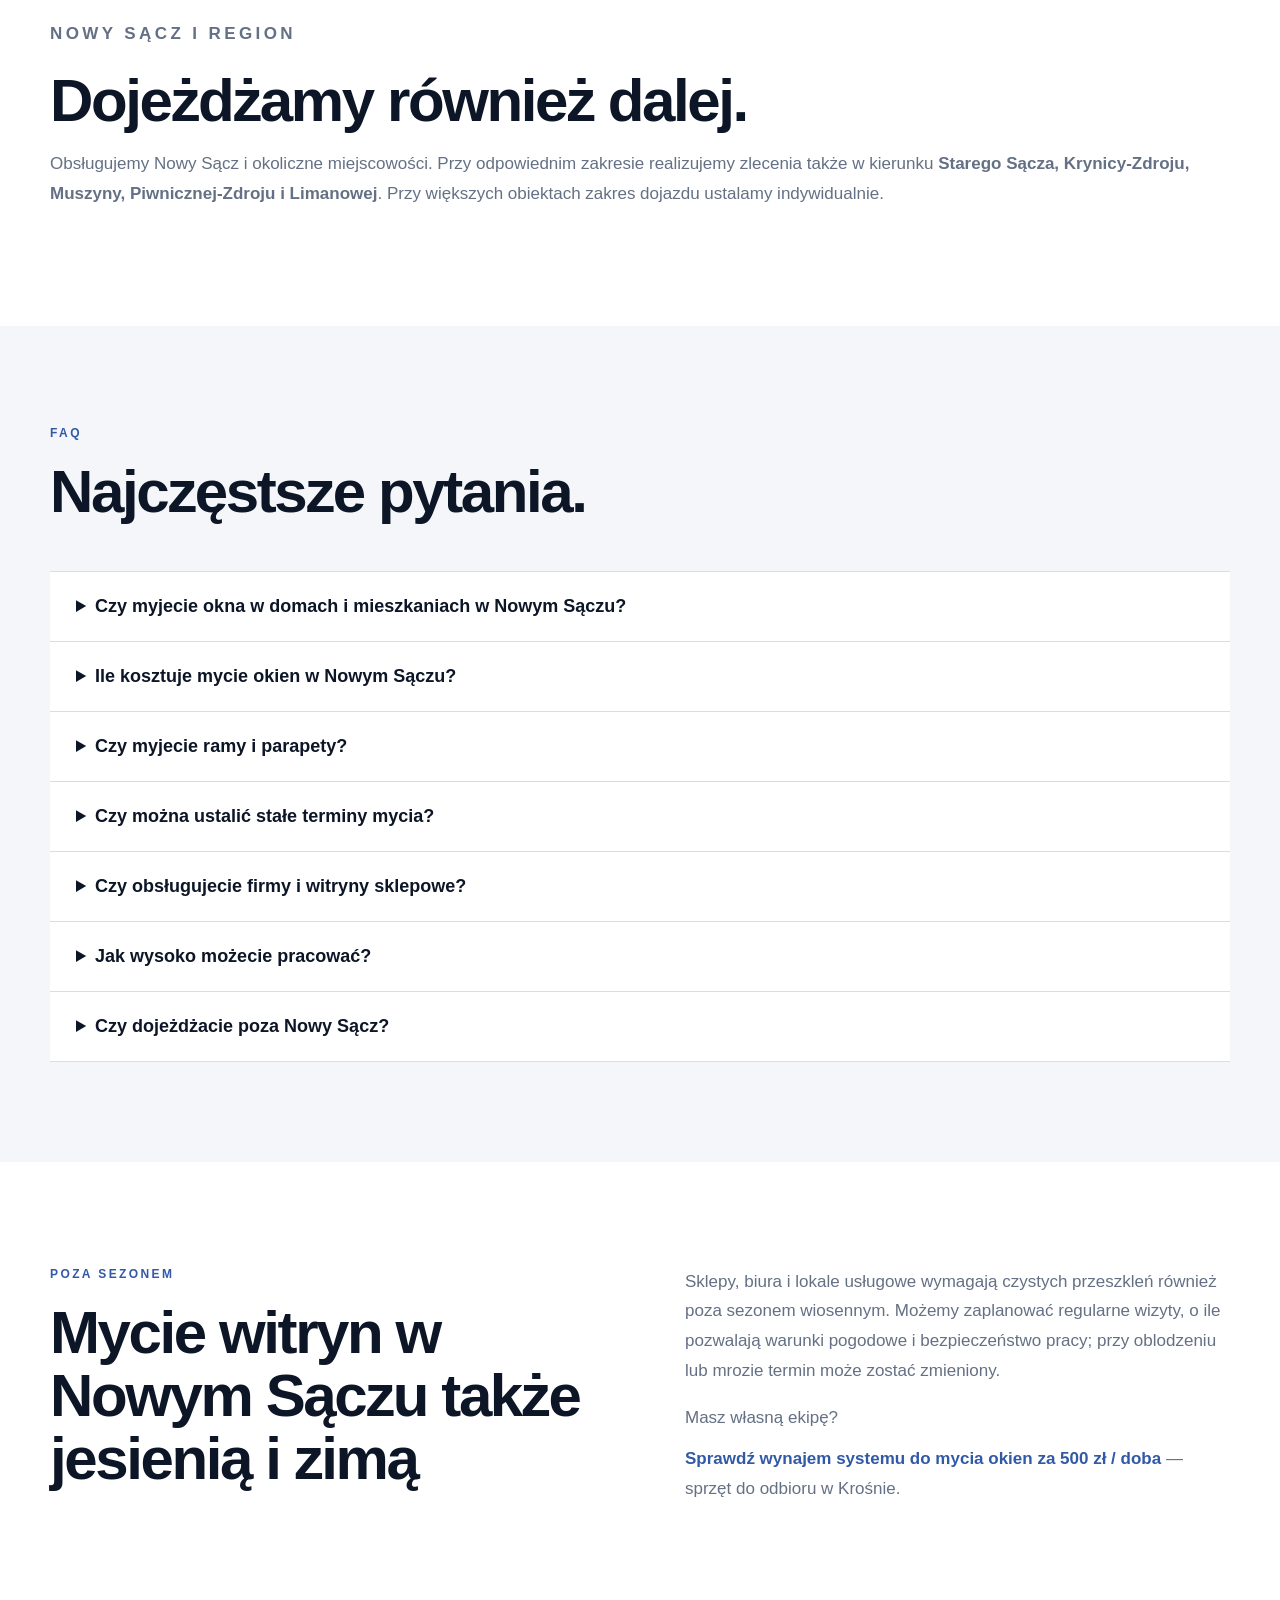
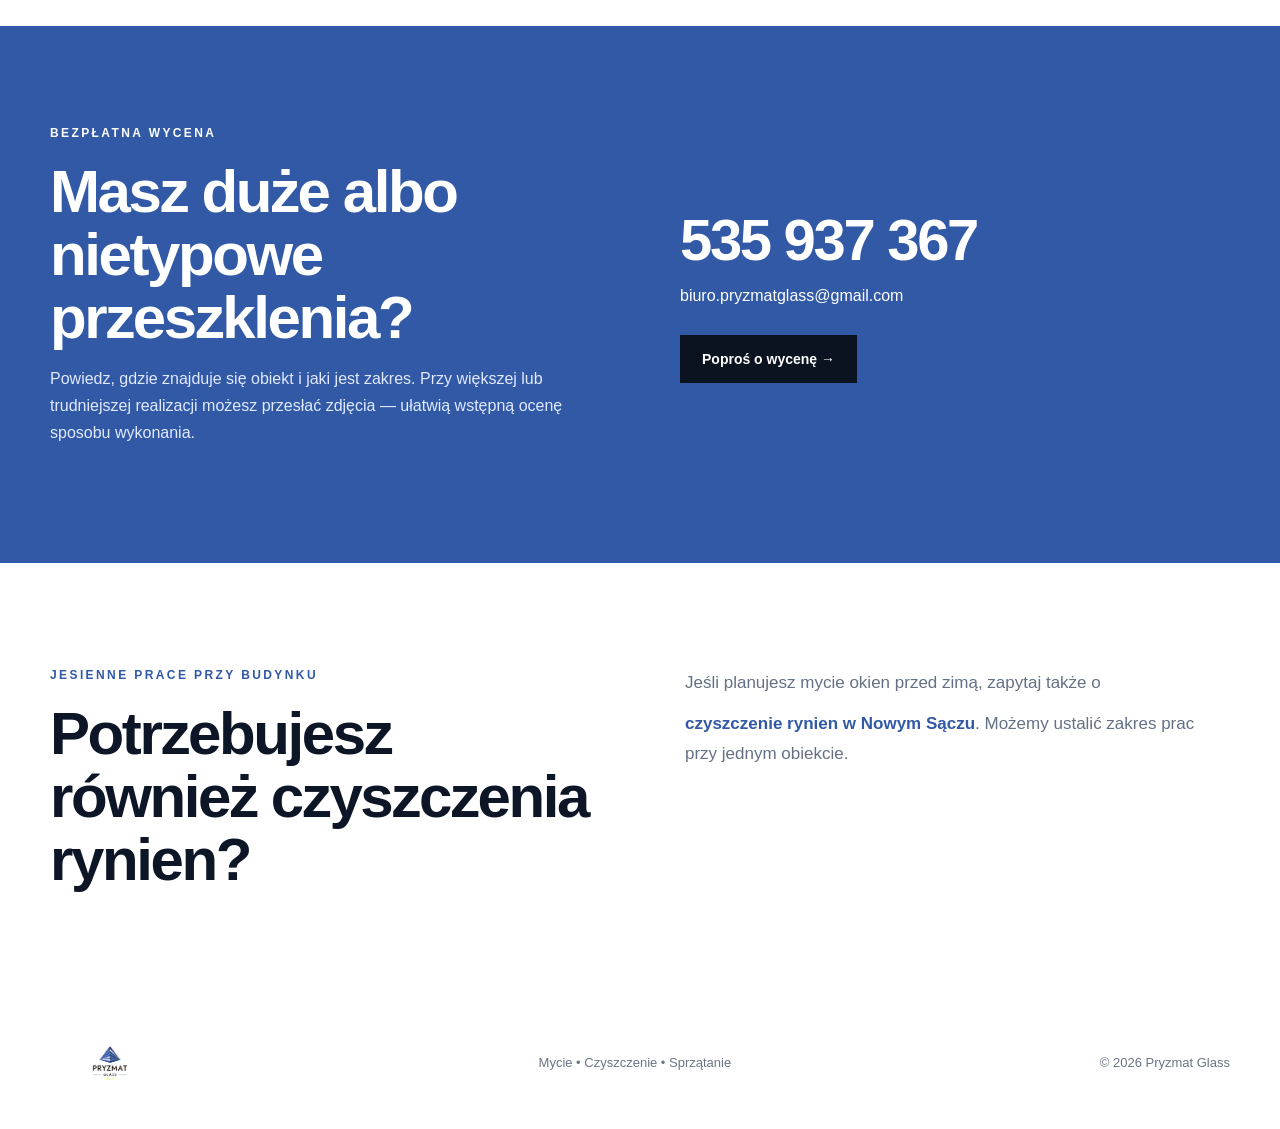
<file: mycie-okien-nowy-sacz/index.html>
<!doctype html>
<html lang="pl">
<head>
<meta charset="utf-8">
<meta name="viewport" content="width=device-width,initial-scale=1">
<title>Mycie okien Nowy Sącz | Firmy, domy i witryny | Pryzmat Glass</title>
<meta name="description" content="Mycie okien i witryn w Nowym Sączu. Zobacz nasze realizacje: Galeria Sandecja, Trzy Korony i Europa II. Stała obsługa firm, domy i duże przeszklenia.">
<link rel="canonical" href="https://pryzmat-glass.pl/mycie-okien-nowy-sacz/">
<link rel="stylesheet" href="../assets/style.css">
<link rel="stylesheet" href="../assets/black-month.css">
<meta property="og:title" content="Mycie okien Nowy Sącz | Pryzmat Glass">
<meta property="og:description" content="Domy, firmy, witryny oraz duże i trudno dostępne przeszklenia w Nowym Sączu i regionie.">
<meta property="og:url" content="https://pryzmat-glass.pl/mycie-okien-nowy-sacz/">
<meta property="og:type" content="website">
<meta property="og:image" content="https://pryzmat-glass.pl/assets/images/20220507_125303.jpg">
<script type="application/ld+json">
{"@context":"https://schema.org","@graph":[{"@type":"Service","@id":"https://pryzmat-glass.pl/mycie-okien-nowy-sacz/#service","name":"Mycie okien Nowy Sącz","serviceType":"Mycie okien","areaServed":[{"@type":"City","name":"Nowy Sącz"},{"@type":"City","name":"Stary Sącz"},{"@type":"City","name":"Krynica-Zdrój"},{"@type":"City","name":"Muszyna"},{"@type":"City","name":"Piwniczna-Zdrój"},{"@type":"City","name":"Limanowa"}],"provider":{"@id":"https://pryzmat-glass.pl/#business"}},{"@type":"BreadcrumbList","itemListElement":[{"@type":"ListItem","position":1,"name":"Pryzmat Glass","item":"https://pryzmat-glass.pl/"},{"@type":"ListItem","position":2,"name":"Mycie okien","item":"https://pryzmat-glass.pl/mycie-okien/"},{"@type":"ListItem","position":3,"name":"Mycie okien Nowy Sącz","item":"https://pryzmat-glass.pl/mycie-okien-nowy-sacz/"}]}]}
</script>
<script async src="https://www.googletagmanager.com/gtag/js?id=G-3W2B2K7RCH"></script>
<script>
window.dataLayer=window.dataLayer||[];function gtag(){dataLayer.push(arguments);}gtag('js',new Date());gtag('config','G-3W2B2K7RCH');gtag('config','AW-18460273766');
document.addEventListener('click',function(event){const phoneLink=event.target.closest('a[href^="tel:"]');if(!phoneLink)return;if(typeof gtag!=='function')return;gtag('event','phone_click',{phone_number:phoneLink.getAttribute('href').replace('tel:',''),page_location:window.location.href,link_text:phoneLink.textContent.trim()});if(event.isTrusted){gtag('event','conversion',{send_to:'AW-18460273766/7fAVCMOn3I8dEObYxeJE'});}});
</script>
<style>
.nsHero{position:relative;min-height:68vh;display:flex;align-items:flex-end;background:linear-gradient(90deg,rgba(8,14,22,.88),rgba(8,14,22,.25)),var(--windows-hero-image, url('../assets/images/windows-hero-1600.webp')) center/cover;color:#fff}.nsHero .heroText{position:relative;z-index:2}
.proofStrip{display:grid;grid-template-columns:repeat(4,1fr);gap:1px;background:#dce2e8;margin-top:0}.proofStrip div{background:#fff;padding:28px 24px}.proofStrip strong{display:block;font-size:1.35rem;margin-bottom:5px}.proofStrip span{color:#5f6872}
.schedule{display:grid;grid-template-columns:repeat(3,1fr);gap:18px;margin-top:28px}.schedule article{border:1px solid #dfe4e8;padding:26px;background:#fff}.schedule b{font-size:2rem}.schedule h3{margin:10px 0}
.regionLine{font-size:1.1rem;line-height:1.8}
.nsProjects{padding-top:90px;padding-bottom:90px}.nsProjects>p{max-width:850px;font-size:17px;line-height:1.7;color:var(--muted)}.nsProjects h2{font-size:clamp(36px,5vw,60px);letter-spacing:-.04em;line-height:1.05;margin:0 0 24px}.nsProject{padding:42px 0;border-top:1px solid #d8dde5}.nsProject:first-of-type{margin-top:42px}.nsProject h3{font-size:clamp(24px,3vw,32px);line-height:1.2;margin:0 0 14px}.nsProject p{max-width:780px;font-size:17px;line-height:1.7;color:var(--muted)}.nsProjectPhoto{max-width:700px;margin:24px 0 0}.nsProjectPhoto img{display:block;width:100%;height:auto;border-radius:4px}.nsProjectPhoto figcaption{font-size:14px;line-height:1.5;color:var(--muted);margin-top:8px}.nsReel{display:block;width:267px;max-width:100%;height:591px;border:0;margin-top:20px}.nsProjects .nsLocalExperience{padding-top:12px;margin-bottom:0}
@media(max-width:800px){.proofStrip,.schedule{grid-template-columns:1fr 1fr}.nsHero{min-height:62vh}}
@media(max-width:520px){.proofStrip,.schedule{grid-template-columns:1fr}.nsProjects{padding-top:70px;padding-bottom:70px}}
</style>
</head>
<body>
<header class="top"><a class="brand" href="../"><img src="../assets/images/logo.jpg" alt="Pryzmat Glass"></a><button class="menu" aria-label="Menu">☰</button><nav><a href="#zakres">Zakres</a><a href="#wycena">Wycena</a><a href="#cykliczne">Stała obsługa</a><a href="#region">Region</a><a href="#kontakt">Kontakt</a></nav><a class="phone" href="tel:+48535937367">535 937 367</a></header>
<main>
<nav class="breadcrumbs wrap" aria-label="Okruszki"><a href="../">Pryzmat Glass</a><span aria-hidden="true">›</span><a href="../mycie-okien/">Mycie okien</a><span aria-hidden="true">›</span><span>Nowy Sącz</span></nav>
<section class="bm-teaser" aria-label="Promocja BLACK MONTH 2026"><div class="bm-teaser-inner"><div class="bm-teaser-copy"><span class="bm-teaser-eyebrow">BLACK MONTH 2026 • Nowy Sącz • do 31 grudnia</span><strong>Pierwszy dojazd gratis. Cena mycia na 2027 rok.</strong><p>Nowi klienci • pierwsza usługa od 350 zł netto • cena mycia przy stałej obsłudze bez zmian w 2027 • <strong>dojazd gratis tylko raz</strong>.</p></div><a class="bm-teaser-cta" href="../black-month/">Sprawdź warunki →</a></div></section>

<section class="nsHero"><div class="heroText">
<p class="eyebrow">PRYZMAT GLASS • NOWY SĄCZ I REGION</p>
<h1>Mycie okien<br><span>w Nowym Sączu.</span></h1>
<p>Domy, firmy, witryny oraz duże i trudno dostępne przeszklenia. Dobieramy metodę do obiektu i rodzaju zabrudzeń, a dla stałych klientów ustalamy cykliczny harmonogram obsługi.</p>
<div class="actions"><a class="primary" href="#kontakt">Bezpłatna wycena →</a><a class="ghost" href="#zakres">Zobacz możliwości</a></div>
<small>Nowy Sącz • domy • firmy • duże przeszklenia • stała obsługa</small>
</div></section>

<section class="proofStrip">
<div><strong>do 21 m</strong><span>dostęp z podnośnika przy odpowiednich realizacjach</span></div>
<div><strong>Domy + firmy</strong><span>od prywatnych przeszkleń po obiekty komercyjne</span></div>
<div><strong>Dobór metody</strong><span>tradycyjnie, drabiny, kije i woda demineralizowana</span></div>
<div><strong>Cyklicznie</strong><span>harmonogram dopasowany do wielkości i potrzeb obiektu</span></div>
</section>

<section class="intro wrap"><div><p class="eyebrow blue">MYCIE OKIEN NOWY SĄCZ</p><h2>Od witryny po wymagające przeszklenia.</h2></div><p>W rejonie Nowego Sącza obsługujemy już witryny sklepowe i rozwijamy ofertę dla domów, firm oraz większych obiektów. Podejmujemy się również realizacji, w których znaczenie ma wysokość, nietypowy dostęp albo duża powierzchnia szkła. Przy standardowym myciu okien czyścimy także ramy i parapety.</p></section>

<section id="zakres" class="services"><div class="wrap"><p class="eyebrow blue">ZAKRES USŁUGI</p><h2>Nie każdą szybę myje się tak samo.</h2><div class="grid">
<article><b>01</b><h3>Domy i mieszkania</h3><p>Standardowe okna oraz większe przeszklenia w domach i mieszkaniach, wraz z ramami i parapetami.</p></article>
<article><b>02</b><h3>Mycie witryn sklepowych</h3><p>Witryny sklepowe, lokale usługowe oraz przeszklenia wymagające regularnego utrzymania czystości.</p></article>
<article><b>03</b><h3>Mycie okien w firmach</h3><p>Okna i przeszklenia biur, lokali oraz innych obiektów firmowych — jednorazowo lub w ustalonym cyklu.</p></article>
<article><b>04</b><h3>Trudne przeszklenia</h3><p>Realizacje wymagające dobrania sposobu dostępu do wysokości, konstrukcji przeszklenia i warunków na miejscu.</p></article>
<article><b>05</b><h3>Praca do 21 m</h3><p>Przy odpowiednich realizacjach wykorzystujemy podnośnik. W pozostałych przypadkach pracujemy m.in. z drabin i systemów kijów.</p></article>
<article><b>06</b><h3>Woda demineralizowana</h3><p>W zależności od rodzaju okien i zabrudzeń możemy wykorzystać oczyszczoną wodę, ograniczając użycie chemii tam, gdzie technologia na to pozwala.</p></article>
</div></div></section>

<section class="intro wrap"><div><p class="eyebrow blue">STANDARDOWE MYCIE</p><h2>Szyby, ramy i parapety.</h2></div><div class="related"><p>Przy standardowym myciu okien zakres obejmuje nie tylko szkło. Czyścimy również ramy i parapety, dzięki czemu usługa dotyczy całego okna, a nie wyłącznie samej szyby.</p><p>Przy witrynach, dużych przeszkleniach i trudniejszym dostępie zakres oraz metodę ustalamy do konkretnego obiektu. Dzięki temu możemy dobrać pracę tradycyjną, system kijów, wodę demineralizowaną albo — tam, gdzie jest to uzasadnione — dostęp z podnośnika.</p></div></section>

<section id="wycena" class="intro wrap"><div><p class="eyebrow blue">CENA I WYCENA</p><h2>Ile kosztuje mycie okien w Nowym Sączu?</h2></div><div class="related"><p>Cena zależy od liczby i wielkości okien, zakresu czyszczenia, rodzaju zabrudzeń oraz dostępu do przeszkleń. Inaczej wyceniamy standardowe okna w domu lub mieszkaniu, a inaczej witryny, duże powierzchnie szklane albo pracę wymagającą systemu kijów czy podnośnika.</p><p>Przy standardowym myciu okien zakres obejmuje szyby, ramy i parapety. Aby przygotować wycenę, podaj lokalizację w Nowym Sączu lub okolicy, rodzaj obiektu i orientacyjną liczbę okien. Przy większych lub nietypowych przeszkleniach warto przesłać zdjęcia — pozwalają szybciej określić zakres i sposób wykonania.</p><p><a class="textLink" href="#kontakt">Zapytaj o bezpłatną wycenę mycia okien →</a></p></div></section>

<section id="cykliczne" class="intro wrap"><div><p class="eyebrow blue">STAŁA OBSŁUGA</p><h2>Czyste przeszklenia przez cały rok.</h2></div><div><p>Preferujemy współpracę cykliczną: zamiast za każdym razem organizować usługę od początku, ustalamy rytm dopasowany do obiektu. Poniższe okresy pokazują minimalną częstotliwość, od której rozumiemy stałą obsługę.</p>
<div class="schedule">
<article><b>3 mies.</b><h3>Mniejsze zlecenia</h3><p>Regularna obsługa mniejszych obiektów i przeszkleń mniej więcej raz na kwartał.</p></article>
<article><b>6 mies.</b><h3>Większe obiekty</h3><p>Przy większym zakresie naturalnym cyklem może być realizacja dwa razy w roku.</p></article>
<article><b>12 mies.</b><h3>Bardzo duże realizacje</h3><p>Przy największych zakresach za cykliczną uznajemy również zaplanowaną obsługę minimum raz w roku.</p></article>
</div></div></section>

<section class="dark"><div class="wrap darkGrid"><div><p class="eyebrow">TRUDNIEJSZE REALIZACJE</p><h2>Najpierw obiekt. Potem metoda.</h2></div><div><h3>Dobieramy sposób dostępu</h3><p>Drabina, system kijów lub podnośnik — wybór zależy od konstrukcji przeszklenia, wysokości, zabrudzeń i możliwości bezpiecznego dostępu.</p><h3>Bez jednego schematu</h3><p>Woda demineralizowana sprawdza się w wielu zastosowaniach, ale metodę dobieramy do konkretnego szkła i oczekiwanego zakresu pracy.</p></div></div></section>

<section class="intro wrap"><div><p class="eyebrow blue">DLA HANDLU I USŁUG</p><h2>Regularne mycie witryn sklepów i galerii w Nowym Sączu</h2></div><div class="related"><p>Witryny sklepowe są widoczną częścią lokalu: kurz, ślady deszczu i odciski szybko wpływają na ich wygląd. W Nowym Sączu mamy doświadczenie z myciem przeszkleń w obiektach handlowych, m.in. w Galerii Sandecja, Galerii Trzy Korony i Galerii Europa II.</p><p>Firmom proponujemy stałe terminy oraz zakres dopasowany do wielkości witryn i godzin działania lokalu. <a class="textLink" href="#realizacje">Zobacz lokalne realizacje →</a></p></div></section>
<section id="realizacje" class="nsProjects wrap" aria-labelledby="realizacje-tytul">
<p class="eyebrow blue">PRACE W NOWYM SĄCZU</p>
<h2 id="realizacje-tytul">Realizacje mycia okien i witryn w Nowym Sączu</h2>
<p>Pryzmat Glass wykonuje tu mycie witryn sklepowych, okien firmowych i dużych przeszkleń. Poniższe przykłady pokazują prace w konkretnych obiektach handlowych w mieście.</p>

<article class="nsProject">
<h3>Mycie dużej witryny w Galerii Sandecja w Nowym Sączu</h3>
<p>W Galerii Sandecja myliśmy dużą witrynę lokalu handlowego. Wysokie przeszklenia miały trudno dostępne górne partie, dlatego prace wykonywaliśmy przy użyciu drabin.</p>
<figure class="nsProjectPhoto"><img src="../assets/images/galeria-sandecja-nowy-sacz-budynek.webp" alt="Budynek Galerii Sandecja w Nowym Sączu" width="1220" height="794" loading="lazy"><figcaption>Budynek Galerii Sandecja w Nowym Sączu — zdjęcie obiektu, w którym wykonaliśmy usługę.</figcaption></figure>
</article>

<article class="nsProject">
<h3>Mycie witryny w Galerii Trzy Korony w Nowym Sączu</h3>
<p>W Galerii Trzy Korony wykonaliśmy mycie witryny sklepowej. Materiał wideo dokumentuje tę realizację.</p>
<iframe class="nsReel" title="Mycie witryny w Galerii Trzy Korony — film z realizacji" src="https://www.facebook.com/plugins/video.php?height=476&amp;href=https%3A%2F%2Fwww.facebook.com%2Freel%2F1373716321045829%2F&amp;show_text=true&amp;width=267&amp;t=0" width="267" height="591" loading="lazy" allowfullscreen allow="autoplay; clipboard-write; encrypted-media; picture-in-picture; web-share"></iframe>
<p><a class="textLink" href="https://www.facebook.com/reel/1373716321045829/">Zobacz realizację w Galerii Trzy Korony na Facebooku →</a></p>
</article>

<article class="nsProject">
<h3>Mycie witryny w Galerii Europa II w Nowym Sączu</h3>
<p>W Galerii Europa II wykonaliśmy mycie witryny sklepowej. Nagranie pokazuje pracę przy tej realizacji.</p>
<iframe class="nsReel" title="Mycie witryny w Galerii Europa II — film z realizacji" src="https://www.facebook.com/plugins/video.php?height=476&amp;href=https%3A%2F%2Fwww.facebook.com%2Freel%2F1547560789734099%2F&amp;show_text=true&amp;width=267&amp;t=0" width="267" height="591" loading="lazy" allowfullscreen allow="autoplay; clipboard-write; encrypted-media; picture-in-picture; web-share"></iframe>
<p><a class="textLink" href="https://www.facebook.com/reel/1547560789734099/">Zobacz realizację w Galerii Europa II na Facebooku →</a></p>
</article>

<article class="nsProject">
<h3>Mycie witryny przy ul. Węgierskiej w Nowym Sączu</h3>
<p>Przy ul. Węgierskiej myliśmy witrynę obiektu handlowego. Zapis tej pracy jest dostępny na filmie poniżej.</p>
<iframe class="nsReel" title="Mycie witryny przy ul. Węgierskiej — film z realizacji" src="https://www.facebook.com/plugins/video.php?height=476&amp;href=https%3A%2F%2Fwww.facebook.com%2Freel%2F1070727969131748%2F&amp;show_text=true&amp;width=267&amp;t=0" width="267" height="591" loading="lazy" allowfullscreen allow="autoplay; clipboard-write; encrypted-media; picture-in-picture; web-share"></iframe>
<p><a class="textLink" href="https://www.facebook.com/reel/1070727969131748/">Zobacz realizację przy ul. Węgierskiej na Facebooku →</a></p>
</article>

<p class="nsLocalExperience">Realizacje w Galerii Sandecja, Galerii Trzy Korony, Galerii Europa II i przy ul. Węgierskiej pokazują zakres naszych prac przy witrynach sklepowych oraz dużych i trudno dostępnych przeszkleniach. Obsługujemy także inne okna dla firm i obiektów handlowych; sposób wykonania ustalamy do danego obiektu.</p>
</section>

<section class="intro wrap" aria-label="Realizacja z innego miasta"><div><p class="eyebrow blue">PONAD JEDNYM MIASTEM</p><h2>Tak pracujemy również w Rzeszowie</h2></div><div class="related"><p>Poza realizacjami w Nowym Sączu możesz zobaczyć kolejne nagranie z pracy Pryzmat Glass. <strong>Ten materiał pochodzi z Rzeszowa, nie z Nowego Sącza</strong> i pokazujemy go jako dodatkowy przykład naszego doświadczenia.</p><p><a class="textLink" href="https://www.facebook.com/reel/4069008783401957/" target="_blank" rel="noopener noreferrer">Obejrzyj materiał z Rzeszowa na Facebooku →</a></p><p>Jeśli szukasz usługi w innym mieście, sprawdź też <a class="textLink" href="../mycie-okien-rzeszow/">mycie okien w Rzeszowie</a>.</p></div></section>
<section id="region" class="area wrap"><p class="eyebrow blue">NOWY SĄCZ I REGION</p><h2>Dojeżdżamy również dalej.</h2><p class="regionLine">Obsługujemy Nowy Sącz i okoliczne miejscowości. Przy odpowiednim zakresie realizujemy zlecenia także w kierunku <strong>Starego Sącza, Krynicy-Zdroju, Muszyny, Piwnicznej-Zdroju i Limanowej</strong>. Przy większych obiektach zakres dojazdu ustalamy indywidualnie.</p></section>

<section id="faq" class="services"><div class="wrap"><p class="eyebrow blue">FAQ</p><h2>Najczęstsze pytania.</h2><div class="faq">
<details><summary>Czy myjecie okna w domach i mieszkaniach w Nowym Sączu?</summary><p>Tak. Oferta obejmuje klientów prywatnych — domy, mieszkania oraz większe przeszklenia.</p></details>
<details><summary>Ile kosztuje mycie okien w Nowym Sączu?</summary><p>Wycena zależy m.in. od liczby i wielkości okien, zakresu czyszczenia, zabrudzeń oraz sposobu dostępu. Podaj lokalizację, rodzaj obiektu i orientacyjny zakres, a przygotujemy bezpłatną wycenę.</p></details>
<details><summary>Czy myjecie ramy i parapety?</summary><p>Tak. Przy standardowym myciu okien czyścimy szyby, ramy i parapety.</p></details>
<details><summary>Czy można ustalić stałe terminy mycia?</summary><p>Tak. Zależy nam na cyklicznej obsłudze. Częstotliwość ustalamy do wielkości obiektu, rodzaju przeszkleń i potrzeb klienta.</p></details>
<details><summary>Czy obsługujecie firmy i witryny sklepowe?</summary><p>Tak. W rejonie Nowego Sącza realizujemy już obsługę witryn sklepowych i przyjmujemy również inne obiekty firmowe.</p></details>
<details><summary>Jak wysoko możecie pracować?</summary><p>Przy realizacjach wymagających podnośnika wykonujemy prace do około 21 m. Możliwość użycia podnośnika zależy od warunków i dostępu do obiektu.</p></details>
<details><summary>Czy dojeżdżacie poza Nowy Sącz?</summary><p>Tak. W zależności od zakresu zlecenia obsługujemy również dalszą część regionu, m.in. Stary Sącz, Krynicę-Zdrój, Muszynę, Piwniczną-Zdrój i Limanową.</p></details>
</div></div></section>

<section class="intro wrap"><div><p class="eyebrow blue">POZA SEZONEM</p><h2>Mycie witryn w Nowym Sączu także jesienią i zimą</h2></div><div class="related"><p>Sklepy, biura i lokale usługowe wymagają czystych przeszkleń również poza sezonem wiosennym. Możemy zaplanować regularne wizyty, o ile pozwalają warunki pogodowe i bezpieczeństwo pracy; przy oblodzeniu lub mrozie termin może zostać zmieniony.</p><p>Masz własną ekipę? <a class="textLink" href="../wynajem-myjki-do-okien/">Sprawdź wynajem systemu do mycia okien za 500 zł / doba</a> — sprzęt do odbioru w Krośnie.</p></div></section>
<section id="kontakt" class="contact"><div class="wrap contactGrid"><div><p class="eyebrow">BEZPŁATNA WYCENA</p><h2>Masz duże albo nietypowe przeszklenia?</h2><p>Powiedz, gdzie znajduje się obiekt i jaki jest zakres. Przy większej lub trudniejszej realizacji możesz przesłać zdjęcia — ułatwią wstępną ocenę sposobu wykonania.</p></div><div class="contactBox"><a class="number" href="tel:+48535937367">535 937 367</a><a class="mail" href="mailto:biuro.pryzmatglass@gmail.com?subject=Mycie%20okien%20Nowy%20Sacz%20-%20wycena">biuro.pryzmatglass@gmail.com</a><a class="primary black" href="mailto:biuro.pryzmatglass@gmail.com?subject=Mycie%20okien%20Nowy%20Sacz%20-%20wycena">Poproś o wycenę →</a></div></div></section>
<section class="intro wrap"><div><p class="eyebrow blue">JESIENNE PRACE PRZY BUDYNKU</p><h2>Potrzebujesz również czyszczenia rynien?</h2></div><div class="related"><p>Jeśli planujesz mycie okien przed zimą, zapytaj także o <a class="textLink" href="../czyszczenie-rynien-nowy-sacz/">czyszczenie rynien w Nowym Sączu</a>. Możemy ustalić zakres prac przy jednym obiekcie.</p></div></section></main>
<footer><div class="wrap foot"><a href="../"><img src="../assets/images/logo.jpg" alt="Pryzmat Glass"></a><p>Mycie • Czyszczenie • Sprzątanie</p><p>© 2026 Pryzmat Glass</p></div></footer>
<script src="../assets/app.js"></script>
</body></html>
</file>
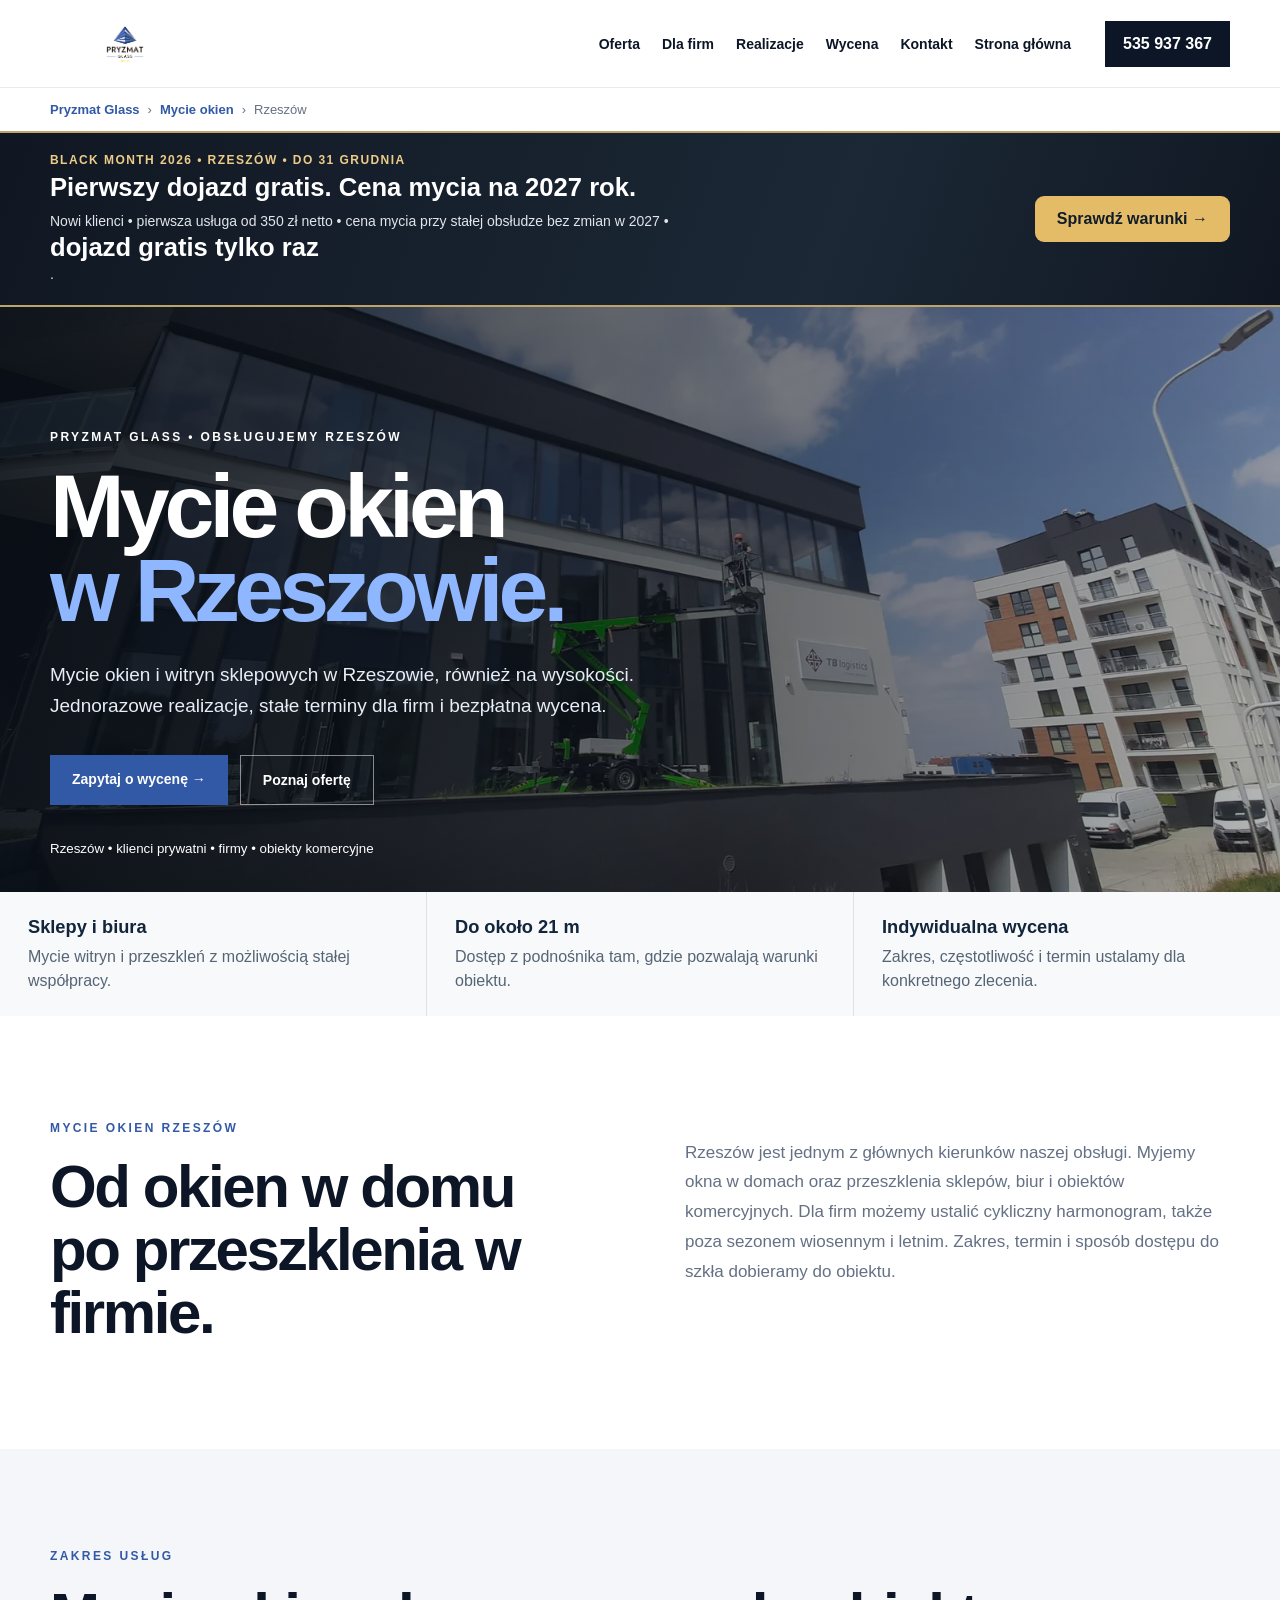
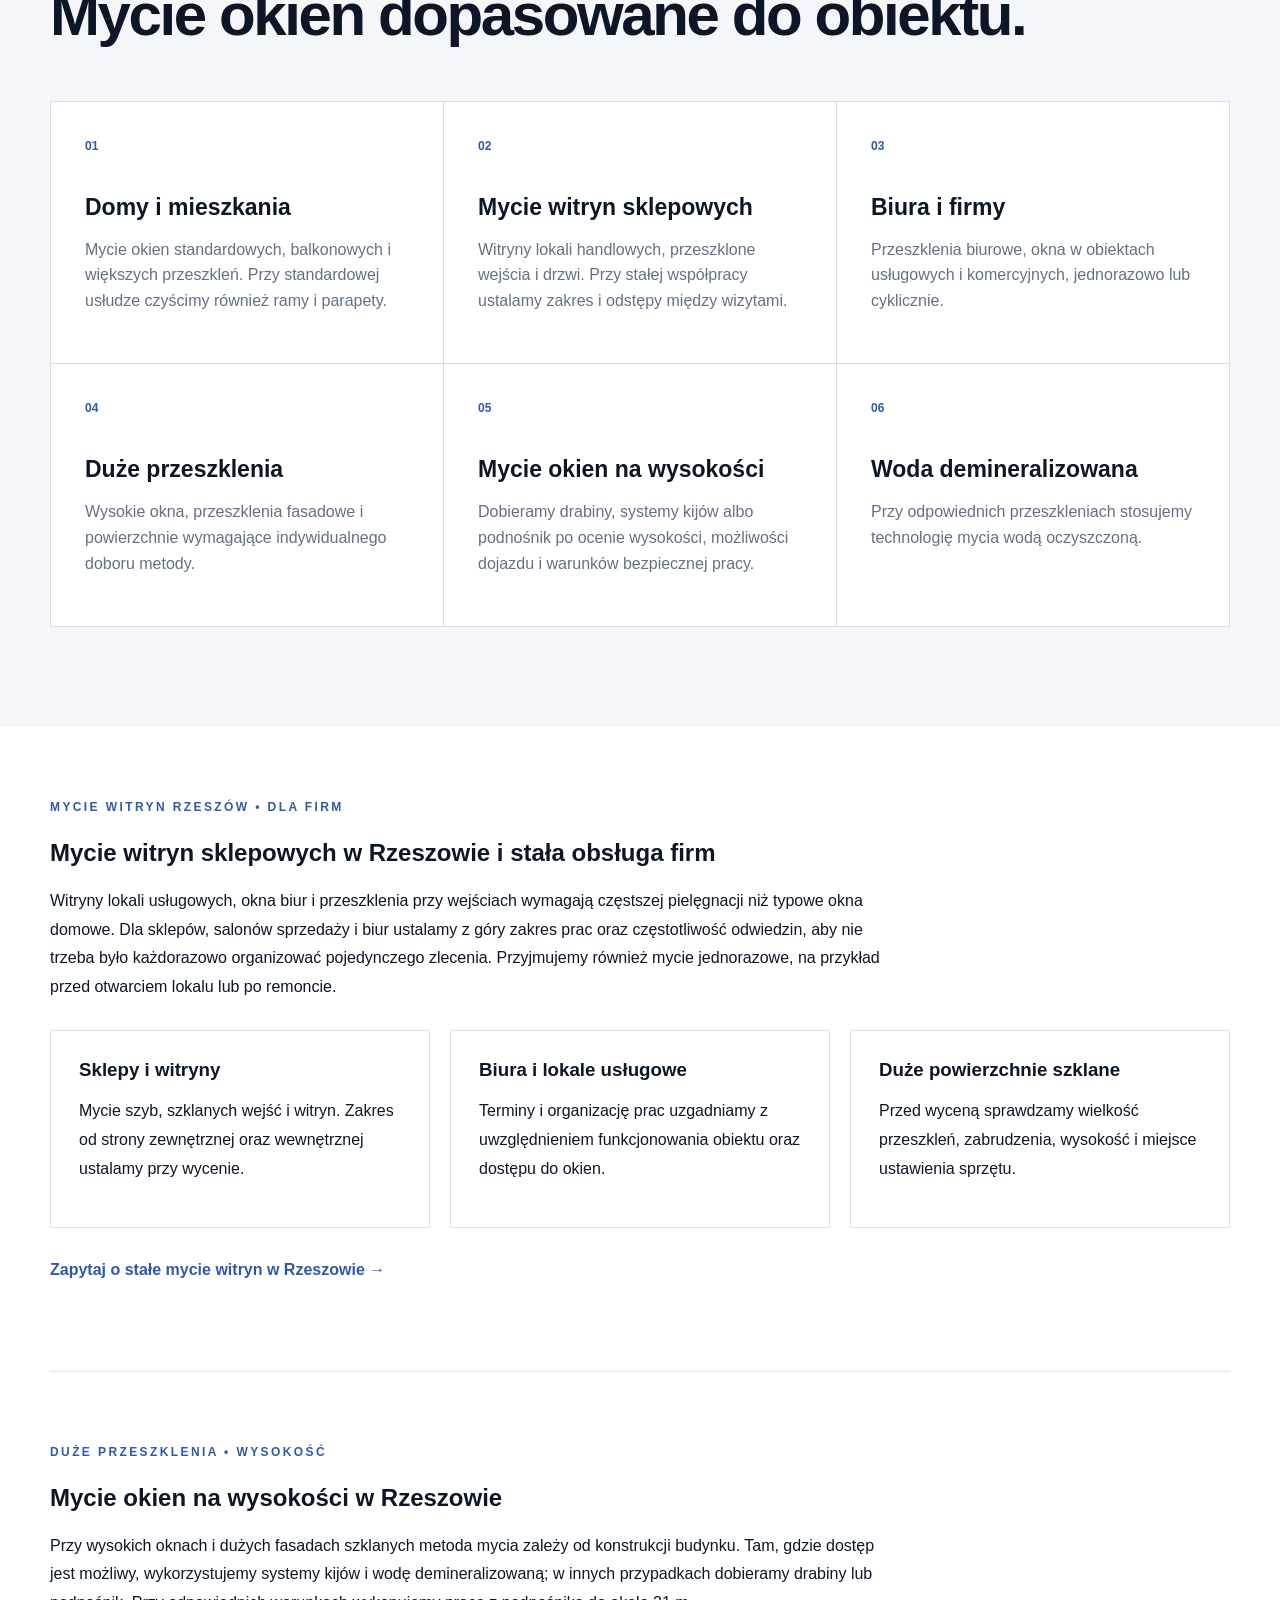
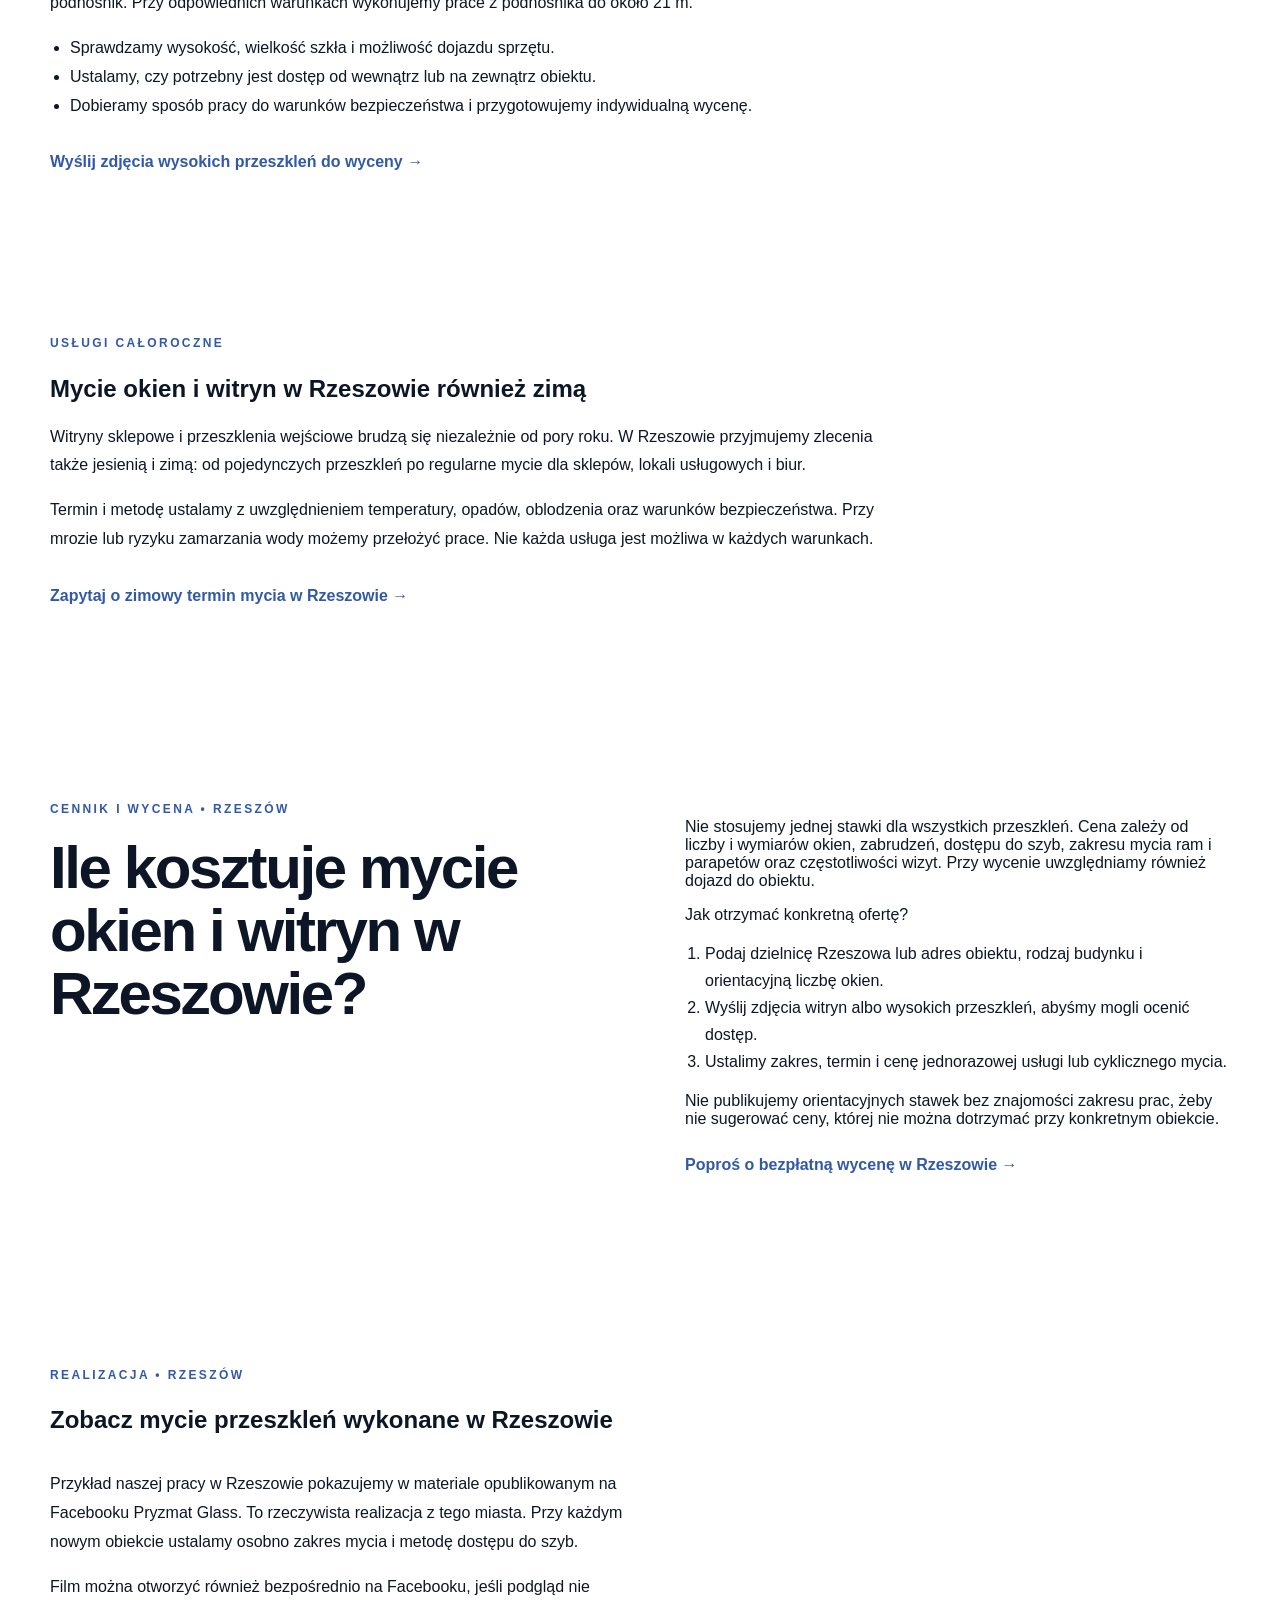
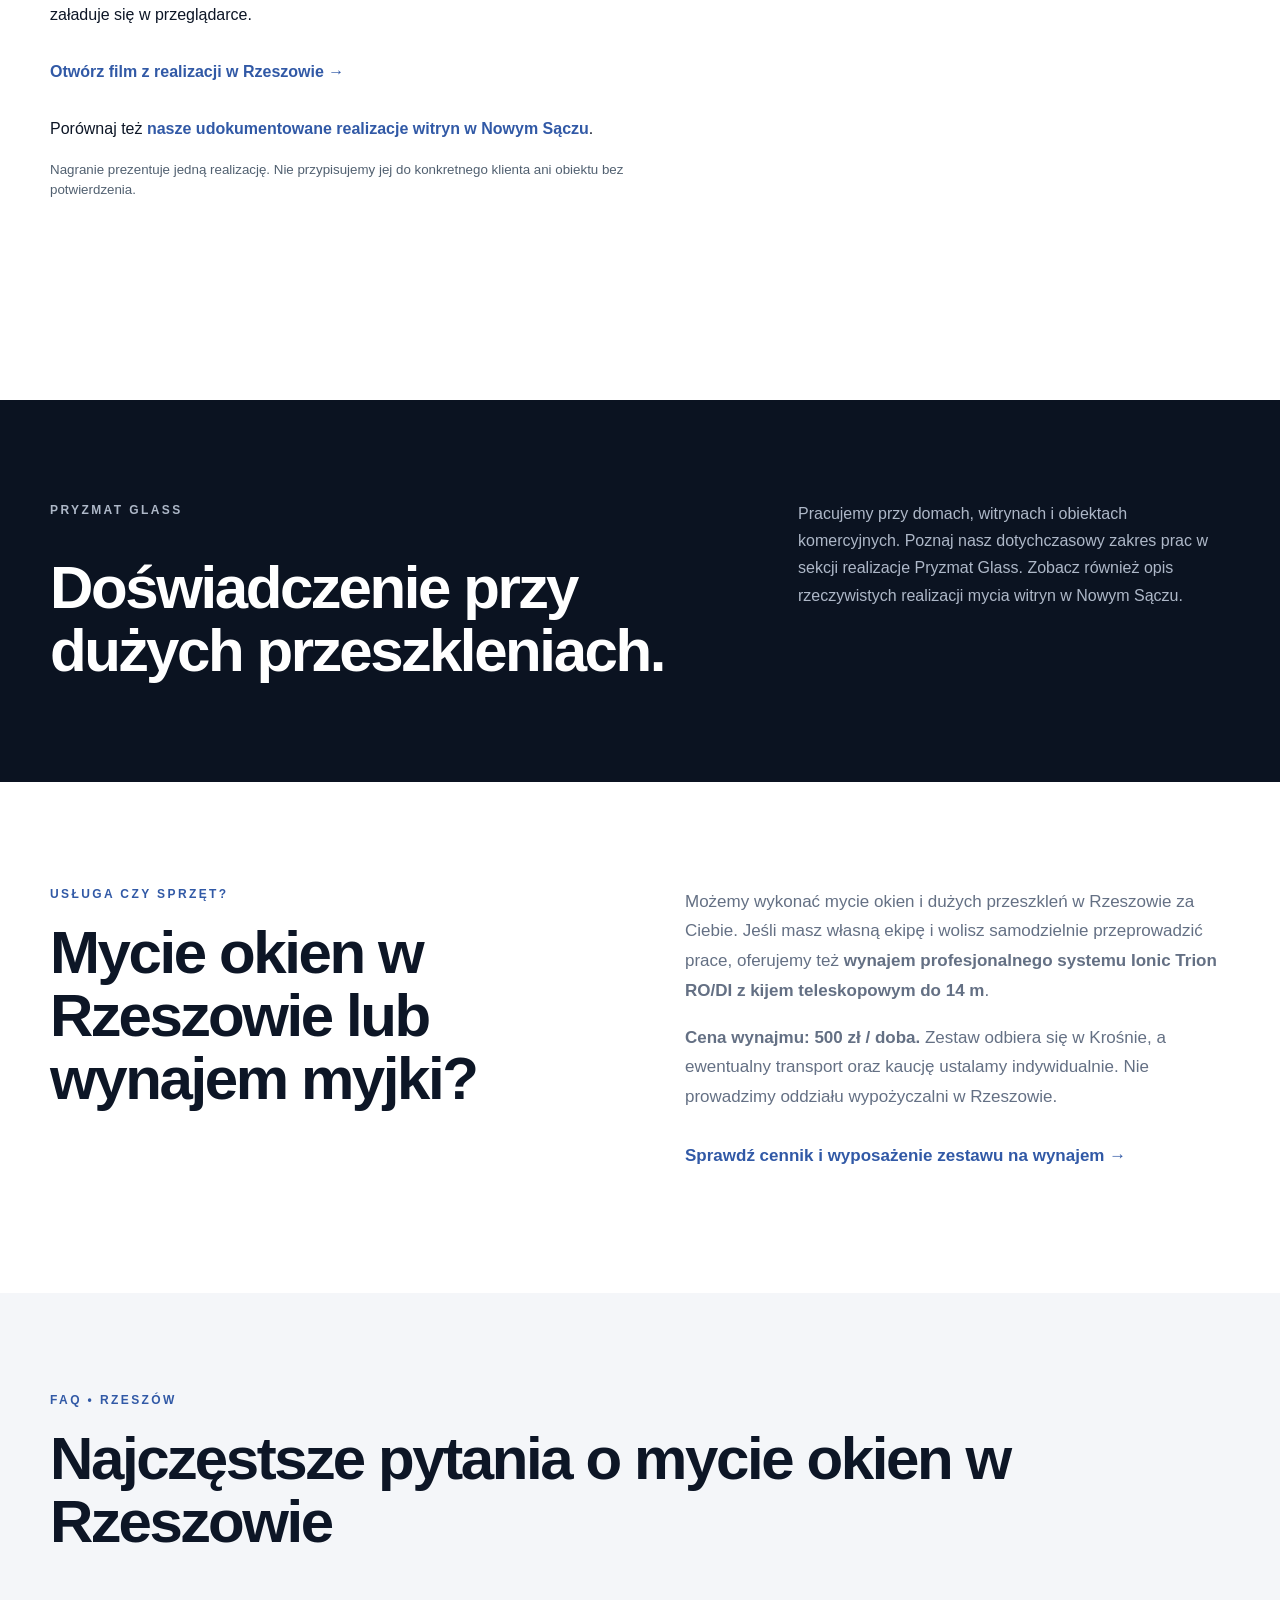
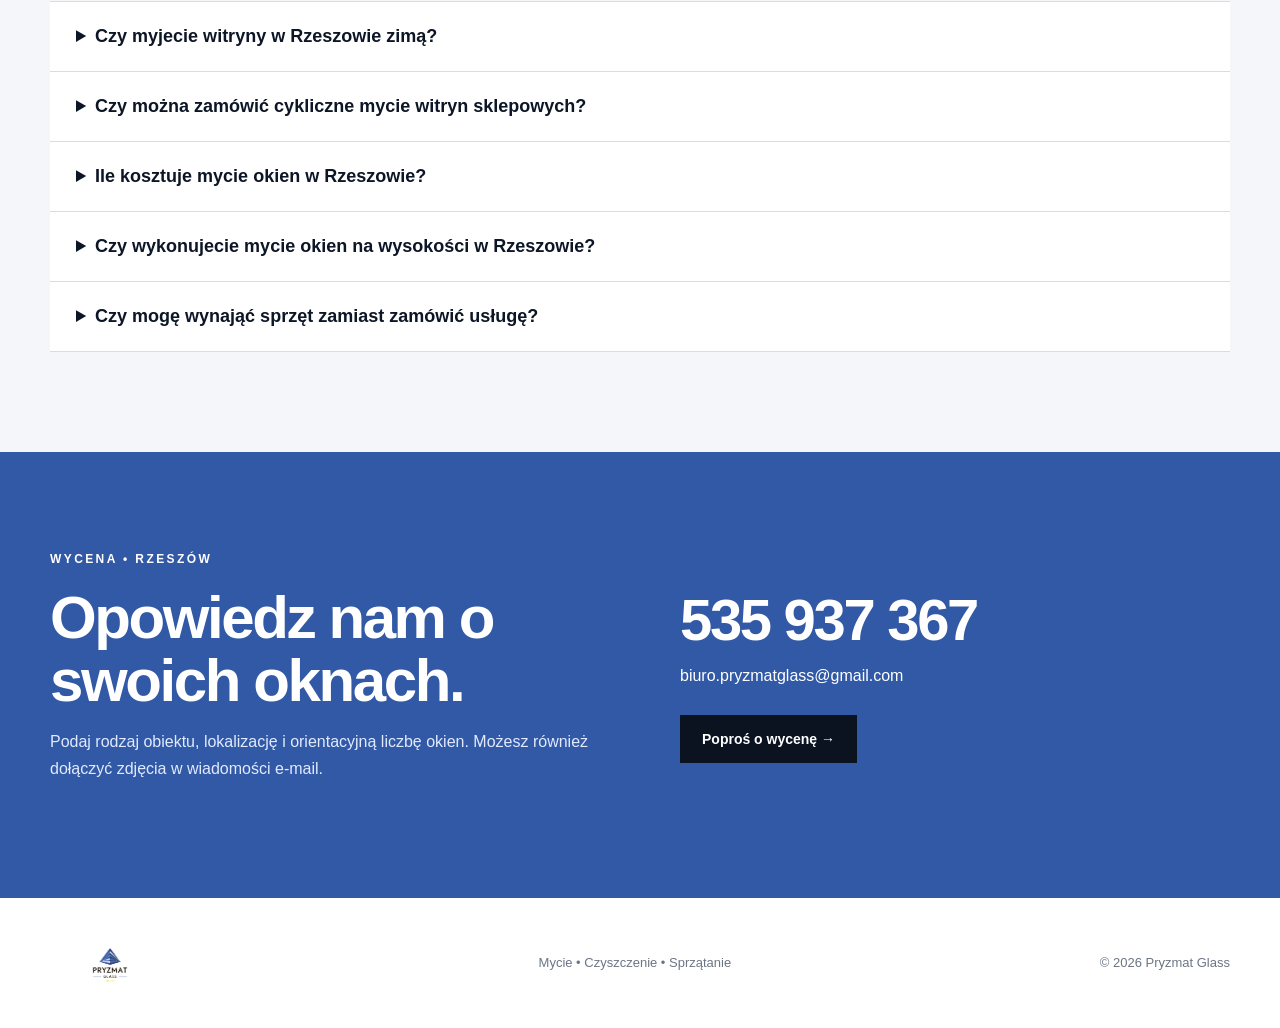
<file: mycie-okien-rzeszow/index.html>
<!doctype html>
<html lang="pl"><head><meta charset="utf-8"><meta name="viewport" content="width=device-width,initial-scale=1">
<title>Mycie okien Rzeszów | Domy, firmy i witryny – Pryzmat Glass</title>
<meta name="description" content="Mycie okien Rzeszów: witryny sklepowe, biura, domy i duże przeszklenia. Stała obsługa firm, także w sezonie zimowym, gdy pozwalają warunki. Bezpłatna wycena.">
<link rel="canonical" href="https://pryzmat-glass.pl/mycie-okien-rzeszow/"><link rel="stylesheet" href="../assets/style.css">
<link rel="stylesheet" href="../assets/black-month.css">
<meta property="og:title" content="Mycie okien Rzeszów | Pryzmat Glass"><meta property="og:description" content="Mycie okien, witryn i dużych przeszkleń dla domów i firm w Rzeszowie."><meta property="og:url" content="https://pryzmat-glass.pl/mycie-okien-rzeszow/"><meta property="og:type" content="website"><meta property="og:image" content="https://pryzmat-glass.pl/assets/images/20220507_125303.jpg">
<script type="application/ld+json">{"@context":"https://schema.org","@graph":[{"@type":"Service","@id":"https://pryzmat-glass.pl/mycie-okien-rzeszow/#service","name":"Mycie okien Rzeszów","serviceType":"Mycie okien i przeszkleń","areaServed":{"@type":"City","name":"Rzeszów"},"provider":{"@id":"https://pryzmat-glass.pl/#business"}},{"@type":"BreadcrumbList","itemListElement":[{"@type":"ListItem","position":1,"name":"Pryzmat Glass","item":"https://pryzmat-glass.pl/"},{"@type":"ListItem","position":2,"name":"Mycie okien","item":"https://pryzmat-glass.pl/mycie-okien/"},{"@type":"ListItem","position":3,"name":"Mycie okien Rzeszów","item":"https://pryzmat-glass.pl/mycie-okien-rzeszow/"}]}]}</script>
<script async src="https://www.googletagmanager.com/gtag/js?id=G-3W2B2K7RCH"></script><script>window.dataLayer=window.dataLayer||[];function gtag(){dataLayer.push(arguments)}gtag('js',new Date());gtag('config','G-3W2B2K7RCH');gtag('config','AW-18460273766');document.addEventListener('click',function(event){const a=event.target.closest('a[href^="tel:"]');if(!a||typeof gtag!=='function')return;gtag('event','phone_click',{phone_number:a.getAttribute('href').replace('tel:',''),page_location:window.location.href,link_text:a.textContent.trim()});if(event.isTrusted)gtag('event','conversion',{send_to:'AW-18460273766/7fAVCMOn3I8dEObYxeJE'});});</script>
<style>.rzHero{min-height:65vh;display:flex;align-items:flex-end;background:linear-gradient(90deg,rgba(8,14,22,.9),rgba(8,14,22,.3)),var(--windows-hero-image, url('../assets/images/windows-hero-1600.webp')) center/cover;color:#fff}.rzHero .heroText{position:relative}.rzDetails{padding:70px 0}.rzDetails p{max-width:850px;line-height:1.8}.rzCards{display:grid;grid-template-columns:repeat(3,1fr);gap:20px;margin-top:28px}.rzCards article{padding:28px;border:1px solid #dce2e8}.rzCards h3{margin:0 0 12px}@media(max-width:800px){.rzCards{grid-template-columns:1fr}.rzHero{min-height:55vh}}.rzProof{display:grid;grid-template-columns:repeat(3,minmax(0,1fr));gap:1px;background:#dce2e8}.rzProof div{background:#f7f9fb;padding:23px 28px}.rzProof strong{display:block;color:#12253b;font-size:1.14rem;line-height:1.3;margin-bottom:6px}.rzProof span{display:block;color:#566575;line-height:1.5}.rzFeature{border-top:1px solid #dde4eb}.rzFeature ul{padding-left:20px;line-height:1.8}.rzSteps{padding-left:20px;line-height:1.7}.rzCase{display:grid;grid-template-columns:minmax(0,1fr) 285px;gap:30px;align-items:start;max-width:900px}.rzVideo{width:267px;max-width:100%;height:476px;border:0}.rzCase small{display:block;margin-top:12px;color:#516070;line-height:1.5}@media(max-width:800px){.rzProof{grid-template-columns:1fr}.rzCase{grid-template-columns:1fr}.rzVideo{height:476px}}</style></head>
<body><header class="top"><a class="brand" href="../"><img src="../assets/images/logo.jpg" alt="Pryzmat Glass"></a><button class="menu" aria-label="Menu">☰</button><nav aria-label="Nawigacja"><a href="#oferta">Oferta</a><a href="#firmy">Dla firm</a><a href="#realizacje">Realizacje</a><a href="#wycena">Wycena</a><a href="#kontakt">Kontakt</a><a href="../">Strona główna</a></nav><a class="phone" href="tel:+48535937367">535 937 367</a></header>
<main><nav class="breadcrumbs wrap" aria-label="Okruszki"><a href="../">Pryzmat Glass</a><span aria-hidden="true">›</span><a href="../mycie-okien/">Mycie okien</a><span aria-hidden="true">›</span><span>Rzeszów</span></nav>
<section class="bm-teaser" aria-label="Promocja BLACK MONTH 2026"><div class="bm-teaser-inner"><div class="bm-teaser-copy"><span class="bm-teaser-eyebrow">BLACK MONTH 2026 • Rzeszów • do 31 grudnia</span><strong>Pierwszy dojazd gratis. Cena mycia na 2027 rok.</strong><p>Nowi klienci • pierwsza usługa od 350 zł netto • cena mycia przy stałej obsłudze bez zmian w 2027 • <strong>dojazd gratis tylko raz</strong>.</p></div><a class="bm-teaser-cta" href="../black-month/">Sprawdź warunki →</a></div></section>
<section class="rzHero"><div class="heroText"><p class="eyebrow">PRYZMAT GLASS • OBSŁUGUJEMY RZESZÓW</p><h1>Mycie okien<br><span>w Rzeszowie.</span></h1><p>Mycie okien i witryn sklepowych w Rzeszowie, również na wysokości. Jednorazowe realizacje, stałe terminy dla firm i bezpłatna wycena.</p><div class="actions"><a class="primary" href="#kontakt">Zapytaj o wycenę →</a><a class="ghost" href="#oferta">Poznaj ofertę</a></div><small>Rzeszów • klienci prywatni • firmy • obiekty komercyjne</small></div></section>
<div class="rzProof" aria-label="Zakres obsługi Pryzmat Glass"><div><strong>Sklepy i biura</strong><span>Mycie witryn i przeszkleń z możliwością stałej współpracy.</span></div><div><strong>Do około 21 m</strong><span>Dostęp z podnośnika tam, gdzie pozwalają warunki obiektu.</span></div><div><strong>Indywidualna wycena</strong><span>Zakres, częstotliwość i termin ustalamy dla konkretnego zlecenia.</span></div></div>
<section class="intro wrap"><div><p class="eyebrow blue">MYCIE OKIEN RZESZÓW</p><h2>Od okien w domu po przeszklenia w firmie.</h2></div><p>Rzeszów jest jednym z głównych kierunków naszej obsługi. Myjemy okna w domach oraz przeszklenia sklepów, biur i obiektów komercyjnych. Dla firm możemy ustalić cykliczny harmonogram, także poza sezonem wiosennym i letnim. Zakres, termin i sposób dostępu do szkła dobieramy do obiektu.</p></section>
<section id="oferta" class="services"><div class="wrap"><p class="eyebrow blue">ZAKRES USŁUG</p><h2>Mycie okien dopasowane do obiektu.</h2><div class="grid">
<article><b>01</b><h3>Domy i mieszkania</h3><p>Mycie okien standardowych, balkonowych i większych przeszkleń. Przy standardowej usłudze czyścimy również ramy i parapety.</p></article>
<article><b>02</b><h3>Mycie witryn sklepowych</h3><p>Witryny lokali handlowych, przeszklone wejścia i drzwi. Przy stałej współpracy ustalamy zakres i odstępy między wizytami.</p></article>
<article><b>03</b><h3>Biura i firmy</h3><p>Przeszklenia biurowe, okna w obiektach usługowych i komercyjnych, jednorazowo lub cyklicznie.</p></article>
<article><b>04</b><h3>Duże przeszklenia</h3><p>Wysokie okna, przeszklenia fasadowe i powierzchnie wymagające indywidualnego doboru metody.</p></article>
<article><b>05</b><h3>Mycie okien na wysokości</h3><p>Dobieramy drabiny, systemy kijów albo podnośnik po ocenie wysokości, możliwości dojazdu i warunków bezpiecznej pracy.</p></article>
<article><b>06</b><h3>Woda demineralizowana</h3><p>Przy odpowiednich przeszkleniach stosujemy technologię mycia wodą oczyszczoną.</p></article>
</div></div></section>
<section id="firmy" class="rzDetails wrap"><p class="eyebrow blue">MYCIE WITRYN RZESZÓW • DLA FIRM</p><h2>Mycie witryn sklepowych w Rzeszowie i stała obsługa firm</h2><p>Witryny lokali usługowych, okna biur i przeszklenia przy wejściach wymagają częstszej pielęgnacji niż typowe okna domowe. Dla sklepów, salonów sprzedaży i biur ustalamy z góry zakres prac oraz częstotliwość odwiedzin, aby nie trzeba było każdorazowo organizować pojedynczego zlecenia. Przyjmujemy również mycie jednorazowe, na przykład przed otwarciem lokalu lub po remoncie.</p><div class="rzCards"><article><h3>Sklepy i witryny</h3><p>Mycie szyb, szklanych wejść i witryn. Zakres od strony zewnętrznej oraz wewnętrznej ustalamy przy wycenie.</p></article><article><h3>Biura i lokale usługowe</h3><p>Terminy i organizację prac uzgadniamy z uwzględnieniem funkcjonowania obiektu oraz dostępu do okien.</p></article><article><h3>Duże powierzchnie szklane</h3><p>Przed wyceną sprawdzamy wielkość przeszkleń, zabrudzenia, wysokość i miejsce ustawienia sprzętu.</p></article></div><p><a class="textLink" href="#kontakt">Zapytaj o stałe mycie witryn w Rzeszowie →</a></p></section>
<section id="wysokosc" class="rzDetails wrap rzFeature"><p class="eyebrow blue">DUŻE PRZESZKLENIA • WYSOKOŚĆ</p><h2>Mycie okien na wysokości w Rzeszowie</h2><p>Przy wysokich oknach i dużych fasadach szklanych metoda mycia zależy od konstrukcji budynku. Tam, gdzie dostęp jest możliwy, wykorzystujemy systemy kijów i wodę demineralizowaną; w innych przypadkach dobieramy drabiny lub podnośnik. Przy odpowiednich warunkach wykonujemy prace z podnośnika do około 21 m.</p><ul><li>Sprawdzamy wysokość, wielkość szkła i możliwość dojazdu sprzętu.</li><li>Ustalamy, czy potrzebny jest dostęp od wewnątrz lub na zewnątrz obiektu.</li><li>Dobieramy sposób pracy do warunków bezpieczeństwa i przygotowujemy indywidualną wycenę.</li></ul><p><a class="textLink" href="#kontakt">Wyślij zdjęcia wysokich przeszkleń do wyceny →</a></p></section>
<section id="zima" class="rzDetails wrap"><p class="eyebrow blue">USŁUGI CAŁOROCZNE</p><h2>Mycie okien i witryn w Rzeszowie również zimą</h2><p>Witryny sklepowe i przeszklenia wejściowe brudzą się niezależnie od pory roku. W Rzeszowie przyjmujemy zlecenia także jesienią i zimą: od pojedynczych przeszkleń po regularne mycie dla sklepów, lokali usługowych i biur.</p><p>Termin i metodę ustalamy z uwzględnieniem temperatury, opadów, oblodzenia oraz warunków bezpieczeństwa. Przy mrozie lub ryzyku zamarzania wody możemy przełożyć prace. Nie każda usługa jest możliwa w każdych warunkach.</p><p><a class="textLink" href="#kontakt">Zapytaj o zimowy termin mycia w Rzeszowie →</a></p></section>
<section id="wycena" class="intro wrap"><div><p class="eyebrow blue">CENNIK I WYCENA • RZESZÓW</p><h2>Ile kosztuje mycie okien i witryn w Rzeszowie?</h2></div><div><p>Nie stosujemy jednej stawki dla wszystkich przeszkleń. Cena zależy od liczby i wymiarów okien, zabrudzeń, dostępu do szyb, zakresu mycia ram i parapetów oraz częstotliwości wizyt. Przy wycenie uwzględniamy również dojazd do obiektu.</p><p>Jak otrzymać konkretną ofertę?</p><ol class="rzSteps"><li>Podaj dzielnicę Rzeszowa lub adres obiektu, rodzaj budynku i orientacyjną liczbę okien.</li><li>Wyślij zdjęcia witryn albo wysokich przeszkleń, abyśmy mogli ocenić dostęp.</li><li>Ustalimy zakres, termin i cenę jednorazowej usługi lub cyklicznego mycia.</li></ol><p>Nie publikujemy orientacyjnych stawek bez znajomości zakresu prac, żeby nie sugerować ceny, której nie można dotrzymać przy konkretnym obiekcie.</p><p><a class="textLink" href="#kontakt">Poproś o bezpłatną wycenę w Rzeszowie →</a></p></div></section>
<section id="realizacje" class="rzDetails wrap"><p class="eyebrow blue">REALIZACJA • RZESZÓW</p><h2>Zobacz mycie przeszkleń wykonane w Rzeszowie</h2><div class="rzCase"><div><p>Przykład naszej pracy w Rzeszowie pokazujemy w materiale opublikowanym na Facebooku Pryzmat Glass. To rzeczywista realizacja z tego miasta. Przy każdym nowym obiekcie ustalamy osobno zakres mycia i metodę dostępu do szyb.</p><p>Film można otworzyć również bezpośrednio na Facebooku, jeśli podgląd nie załaduje się w przeglądarce.</p><p><a class="textLink" href="https://www.facebook.com/reel/4069008783401957/" target="_blank" rel="noopener noreferrer">Otwórz film z realizacji w Rzeszowie →</a></p><p>Porównaj też <a class="textLink" href="../mycie-okien-nowy-sacz/#realizacje">nasze udokumentowane realizacje witryn w Nowym Sączu</a>.</p><small>Nagranie prezentuje jedną realizację. Nie przypisujemy jej do konkretnego klienta ani obiektu bez potwierdzenia.</small></div><iframe class="rzVideo" title="Pryzmat Glass — nagranie z mycia przeszkleń w Rzeszowie" src="https://www.facebook.com/plugins/video.php?height=476&amp;href=https%3A%2F%2Fwww.facebook.com%2Freel%2F4069008783401957%2F&amp;show_text=false&amp;width=267&amp;t=0" width="267" height="476" loading="lazy" allowfullscreen allow="autoplay; clipboard-write; encrypted-media; picture-in-picture; web-share"></iframe></div></section>
<section class="dark"><div class="wrap darkGrid"><div><p class="eyebrow">PRYZMAT GLASS</p><h2>Doświadczenie przy dużych przeszkleniach.</h2></div><div><p>Pracujemy przy domach, witrynach i obiektach komercyjnych. Poznaj nasz dotychczasowy zakres prac w sekcji <a href="../#realizacje">realizacje Pryzmat Glass</a>. Zobacz również opis rzeczywistych <a href="../mycie-okien-nowy-sacz/#realizacje">realizacji mycia witryn w Nowym Sączu</a>.</p></div></div></section>
<section id="wynajem" class="intro wrap"><div><p class="eyebrow blue">USŁUGA CZY SPRZĘT?</p><h2>Mycie okien w Rzeszowie lub wynajem myjki?</h2></div><div class="related"><p>Możemy wykonać mycie okien i dużych przeszkleń w Rzeszowie za Ciebie. Jeśli masz własną ekipę i wolisz samodzielnie przeprowadzić prace, oferujemy też <strong>wynajem profesjonalnego systemu Ionic Trion RO/DI z kijem teleskopowym do 14 m</strong>.</p><p><strong>Cena wynajmu: 500 zł / doba.</strong> Zestaw odbiera się w Krośnie, a ewentualny transport oraz kaucję ustalamy indywidualnie. Nie prowadzimy oddziału wypożyczalni w Rzeszowie.</p><p><a class="textLink" href="../wynajem-myjki-do-okien/">Sprawdź cennik i wyposażenie zestawu na wynajem →</a></p></div></section>
<section id="faq" class="services"><div class="wrap"><p class="eyebrow blue">FAQ • RZESZÓW</p><h2>Najczęstsze pytania o mycie okien w Rzeszowie</h2><div class="faq"><details><summary>Czy myjecie witryny w Rzeszowie zimą?</summary><p>Przyjmujemy zlecenia także poza głównym sezonem. Termin zależy od temperatury, opadów i bezpieczeństwa pracy. Przy mrozie lub oblodzeniu prace mogą wymagać przełożenia.</p></details><details><summary>Czy można zamówić cykliczne mycie witryn sklepowych?</summary><p>Tak. Dla lokali usługowych, sklepów i biur uzgadniamy harmonogram oraz zakres regularnego mycia przeszkleń.</p></details><details><summary>Ile kosztuje mycie okien w Rzeszowie?</summary><p>Usługę wyceniamy po poznaniu liczby i wielkości okien, zabrudzeń oraz sposobu dostępu. Wyślij zdjęcia i lokalizację, a przygotujemy ofertę.</p></details><details><summary>Czy wykonujecie mycie okien na wysokości w Rzeszowie?</summary><p>Tak. Po sprawdzeniu wysokości i dostępu dobieramy system kijów, drabiny lub podnośnik. Przy odpowiednich warunkach możliwa jest praca z podnośnika do około 21 m.</p></details><details><summary>Czy mogę wynająć sprzęt zamiast zamówić usługę?</summary><p>Tak. <a href="../wynajem-myjki-do-okien/">Wynajem systemu Ionic Trion</a> kosztuje 500 zł za dobę. Odbiór urządzenia odbywa się w Krośnie, a pozostałe warunki ustalamy przed rezerwacją.</p></details></div></div></section>
<section id="kontakt" class="contact"><div class="wrap contactGrid"><div><p class="eyebrow">WYCENA • RZESZÓW</p><h2>Opowiedz nam o swoich oknach.</h2><p>Podaj rodzaj obiektu, lokalizację i orientacyjną liczbę okien. Możesz również dołączyć zdjęcia w wiadomości e-mail.</p></div><div class="contactBox"><a class="number" href="tel:+48535937367">535 937 367</a><a class="mail" href="mailto:biuro.pryzmatglass@gmail.com?subject=Mycie%20okien%20Rzeszow">biuro.pryzmatglass@gmail.com</a><a class="primary black" href="mailto:biuro.pryzmatglass@gmail.com?subject=Mycie%20okien%20Rzeszow">Poproś o wycenę →</a></div></div></section></main><footer><div class="wrap foot"><img src="../assets/images/logo.jpg" alt="Pryzmat Glass"><p>Mycie • Czyszczenie • Sprzątanie</p><p>© 2026 Pryzmat Glass</p></div></footer><script src="../assets/app.js"></script></body></html>
</file>
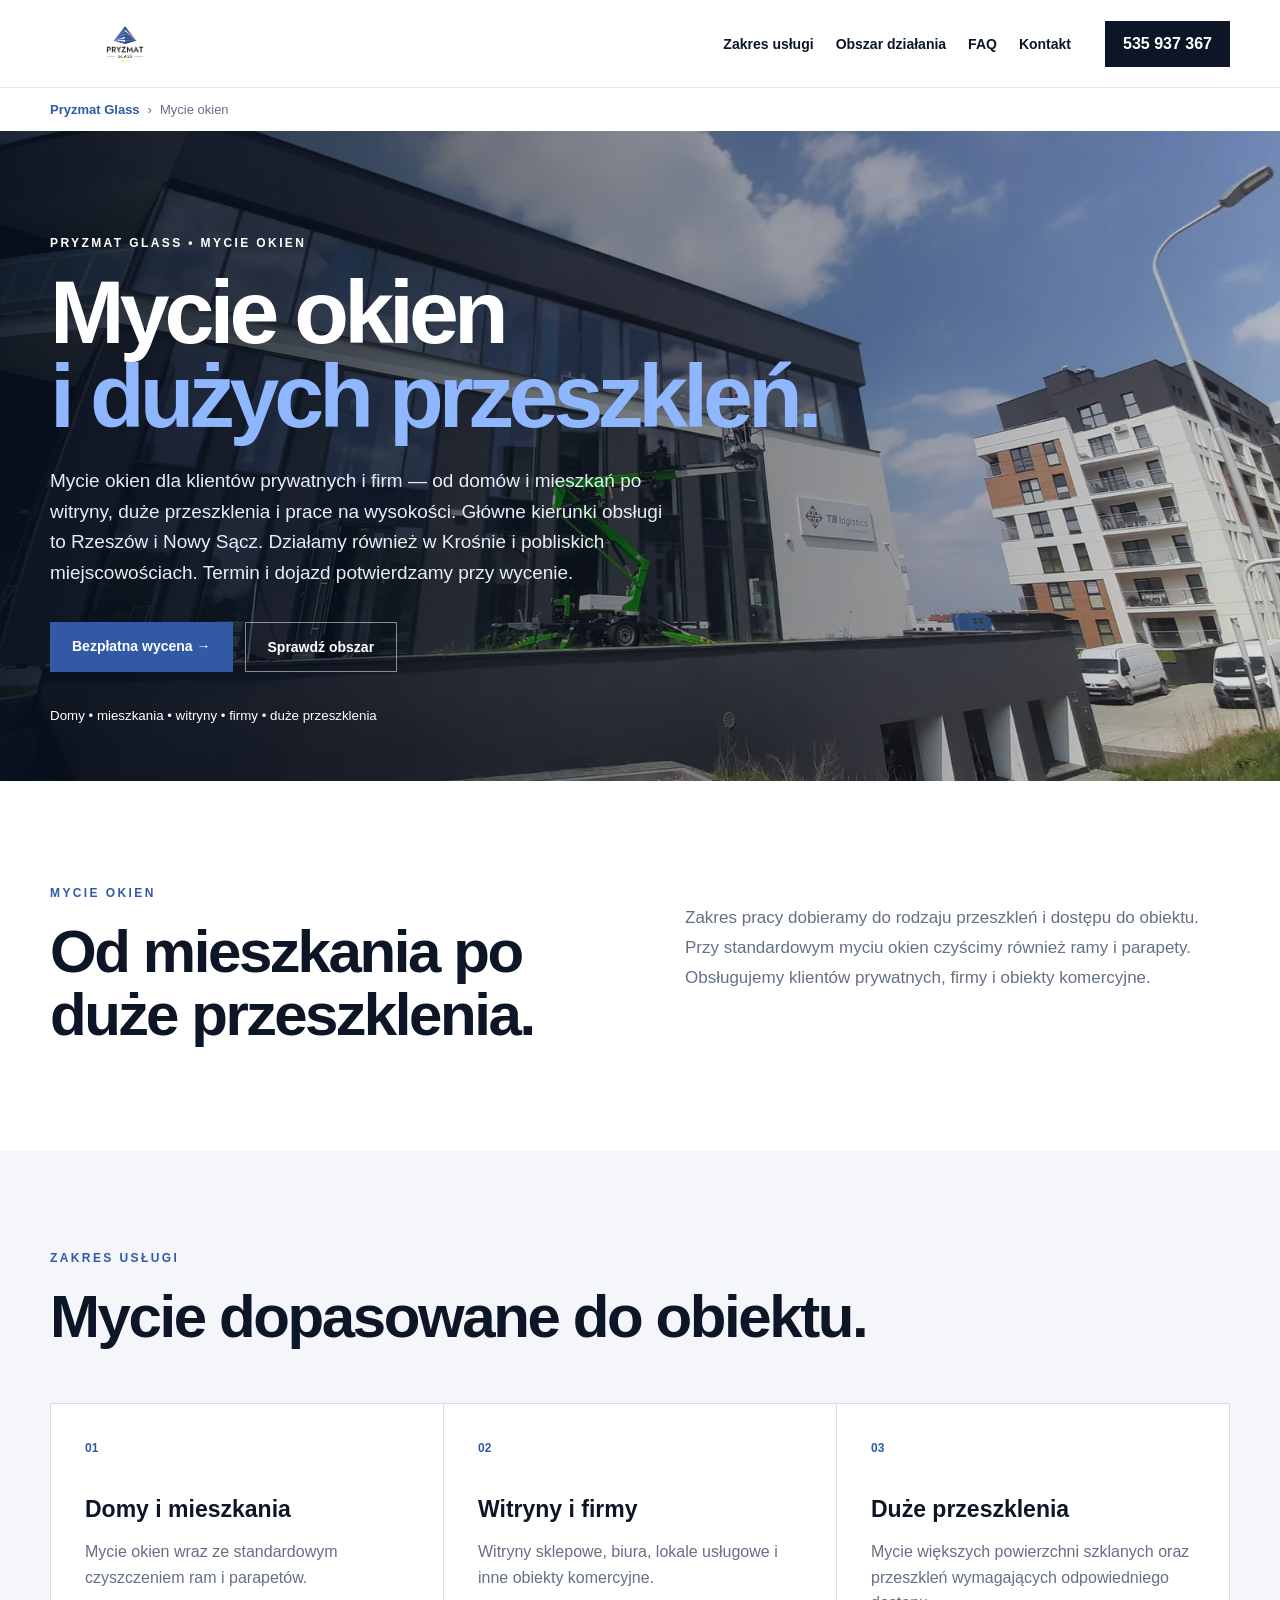
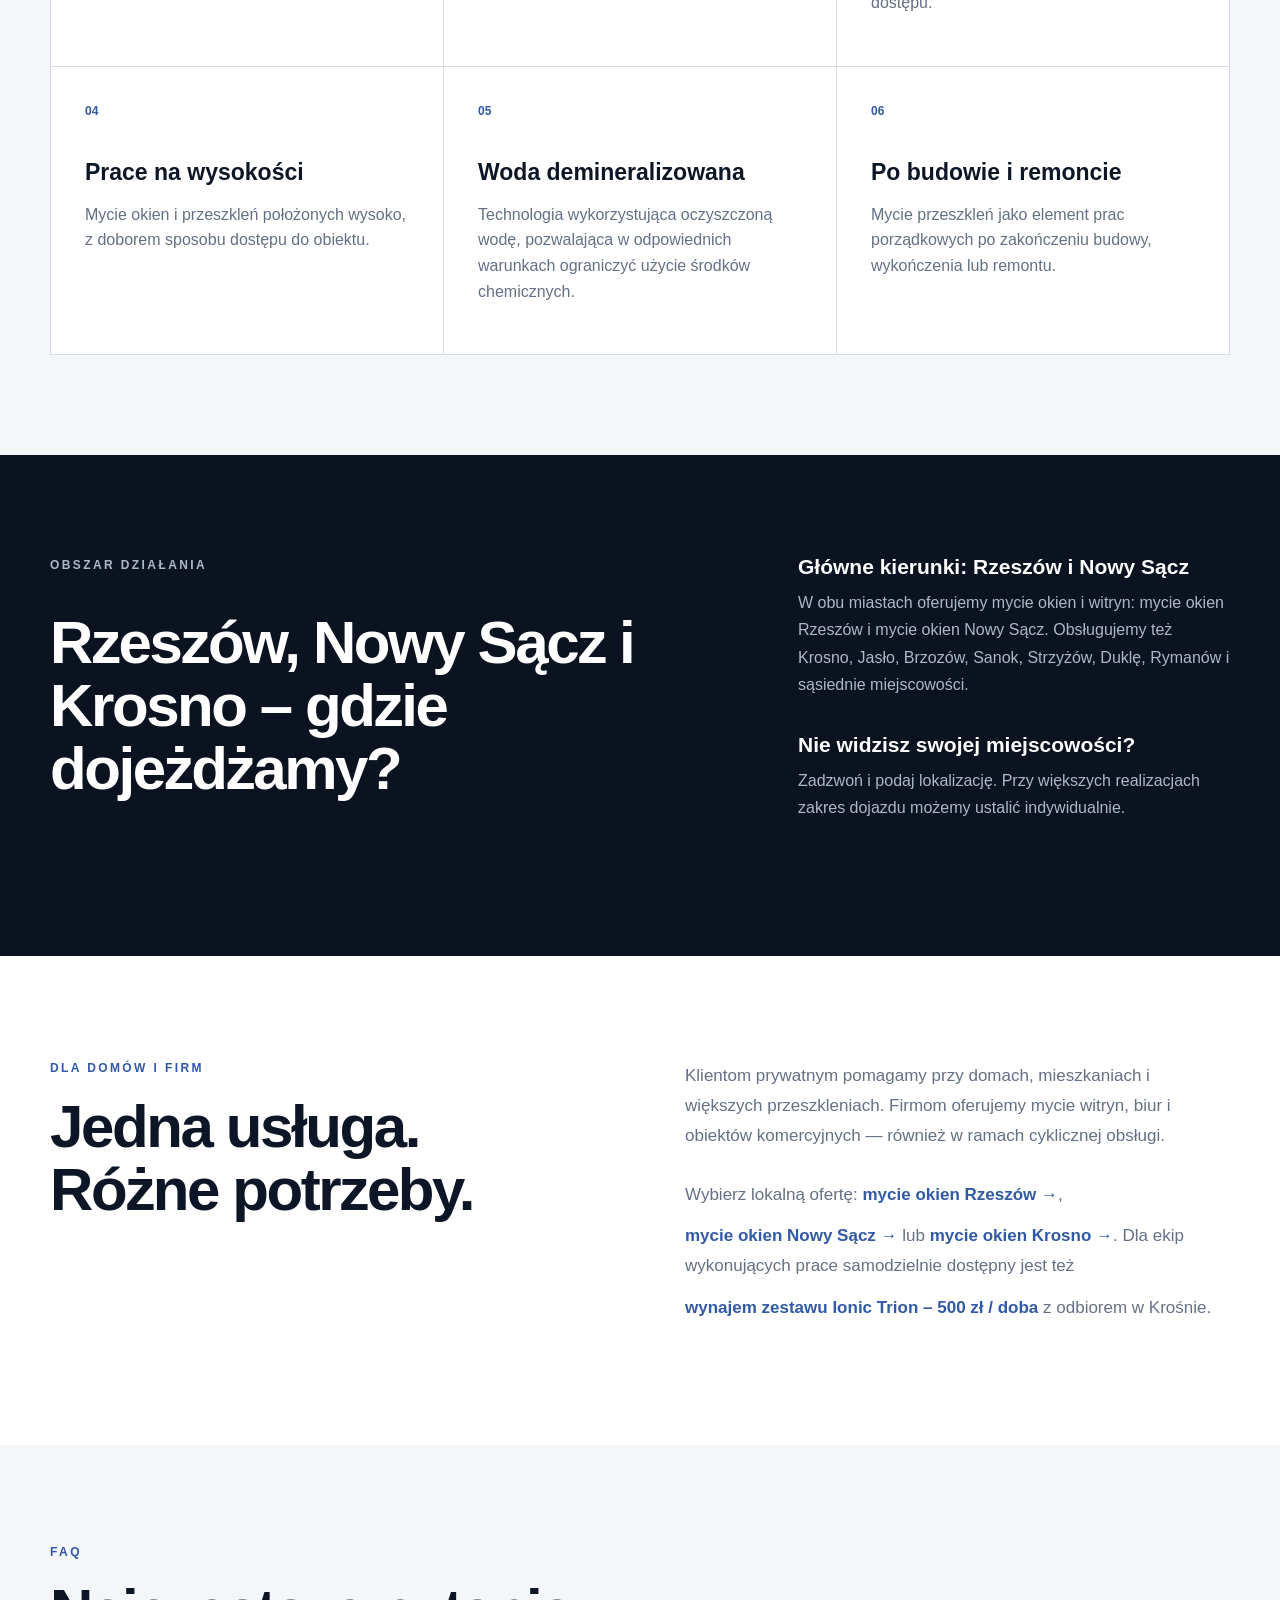
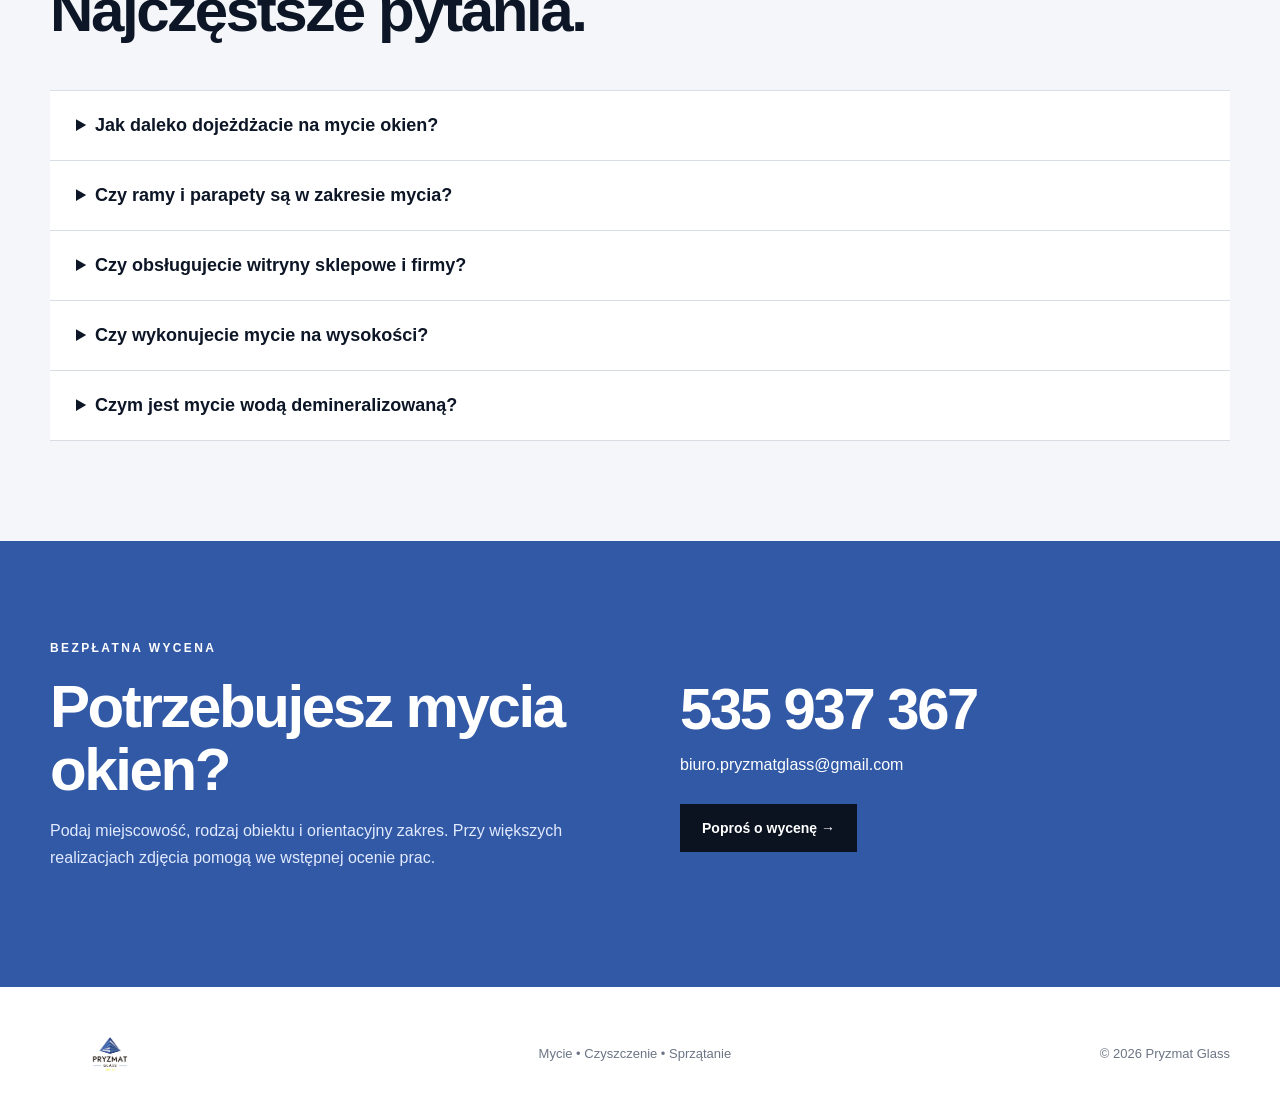
<file: mycie-okien/index.html>
<!doctype html><html lang="pl"><head><meta charset="utf-8"><meta name="viewport" content="width=device-width,initial-scale=1">
<title>Mycie okien i witryn | Rzeszów, Nowy Sącz, Krosno</title>
<meta name="description" content="Mycie okien, witryn i dużych przeszkleń w Rzeszowie, Nowym Sączu i Krośnie. Dla firm i domów, jednorazowo i cyklicznie. Bezpłatna wycena.">
<link rel="canonical" href="https://pryzmat-glass.pl/mycie-okien/"><link rel="stylesheet" href="../assets/style.css">
<meta property="og:title" content="Mycie okien | Pryzmat Glass"><meta property="og:description" content="Mycie okien i witryn dla domów i firm. Główne kierunki: Rzeszów i Nowy Sącz, obsługujemy również Krosno i okoliczne miejscowości."><meta property="og:url" content="https://pryzmat-glass.pl/mycie-okien/"><meta property="og:type" content="website"><meta property="og:image" content="https://pryzmat-glass.pl/assets/images/20220507_125303.jpg">
<script type="application/ld+json">{"@context":"https://schema.org","@graph":[{"@type":"Service","@id":"https://pryzmat-glass.pl/mycie-okien/#service","name":"Mycie okien","serviceType":"Mycie okien","areaServed":[{"@type":"City","name":"Krosno"},{"@type":"City","name":"Jasło"},{"@type":"City","name":"Brzozów"},{"@type":"City","name":"Sanok"},{"@type":"City","name":"Strzyżów"},{"@type":"City","name":"Dukla"},{"@type":"City","name":"Rymanów"},{"@type":"City","name":"Iwonicz-Zdrój"},{"@type":"City","name":"Nowy Sącz"},{"@type":"City","name":"Rzeszów"}],"provider":{"@id":"https://pryzmat-glass.pl/#business"}},{"@type":"BreadcrumbList","itemListElement":[{"@type":"ListItem","position":1,"name":"Pryzmat Glass","item":"https://pryzmat-glass.pl/"},{"@type":"ListItem","position":2,"name":"Mycie okien","item":"https://pryzmat-glass.pl/mycie-okien/"}]}]}</script>
<script async src="https://www.googletagmanager.com/gtag/js?id=G-3W2B2K7RCH"></script><script>window.dataLayer=window.dataLayer||[];function gtag(){dataLayer.push(arguments);}gtag('js',new Date());gtag('config','G-3W2B2K7RCH');gtag('config','AW-18460273766');document.addEventListener('click',function(event){const phoneLink=event.target.closest('a[href^="tel:"]');if(!phoneLink)return;if(typeof gtag!=='function')return;gtag('event','phone_click',{phone_number:phoneLink.getAttribute('href').replace('tel:',''),page_location:window.location.href,link_text:phoneLink.textContent.trim()});if(event.isTrusted){gtag('event','conversion',{send_to:'AW-18460273766/7fAVCMOn3I8dEObYxeJE'});}});</script></head><body>
<header class="top"><a class="brand" href="../"><img src="../assets/images/logo.jpg" alt="Pryzmat Glass"></a><button class="menu" aria-label="Menu">☰</button><nav><a href="#zakres">Zakres usługi</a><a href="#obszar">Obszar działania</a><a href="#faq">FAQ</a><a href="#kontakt">Kontakt</a></nav><a class="phone" href="tel:+48535937367">535 937 367</a></header><main>
<nav class="breadcrumbs wrap" aria-label="Okruszki"><a href="../">Pryzmat Glass</a><span aria-hidden="true">›</span><span>Mycie okien</span></nav>
<section class="subHero"><div class="shade"></div><div class="heroText"><p class="eyebrow">PRYZMAT GLASS • MYCIE OKIEN</p><h1>Mycie okien<br><span>i dużych przeszkleń.</span></h1><p>Mycie okien dla klientów prywatnych i firm — od domów i mieszkań po witryny, duże przeszklenia i prace na wysokości. Główne kierunki obsługi to Rzeszów i Nowy Sącz. Działamy również w Krośnie i pobliskich miejscowościach. Termin i dojazd potwierdzamy przy wycenie.</p><div class="actions"><a class="primary" href="#kontakt">Bezpłatna wycena →</a><a class="ghost" href="#obszar">Sprawdź obszar</a></div><small>Domy • mieszkania • witryny • firmy • duże przeszklenia</small></div></section>
<section class="intro wrap"><div><p class="eyebrow blue">MYCIE OKIEN</p><h2>Od mieszkania po duże przeszklenia.</h2></div><p>Zakres pracy dobieramy do rodzaju przeszkleń i dostępu do obiektu. Przy standardowym myciu okien czyścimy również ramy i parapety. Obsługujemy klientów prywatnych, firmy i obiekty komercyjne.</p></section>
<section id="zakres" class="services"><div class="wrap"><p class="eyebrow blue">ZAKRES USŁUGI</p><h2>Mycie dopasowane do obiektu.</h2><div class="grid">
<article><b>01</b><h3>Domy i mieszkania</h3><p>Mycie okien wraz ze standardowym czyszczeniem ram i parapetów.</p></article><article><b>02</b><h3>Witryny i firmy</h3><p>Witryny sklepowe, biura, lokale usługowe i inne obiekty komercyjne.</p></article><article><b>03</b><h3>Duże przeszklenia</h3><p>Mycie większych powierzchni szklanych oraz przeszkleń wymagających odpowiedniego dostępu.</p></article><article><b>04</b><h3>Prace na wysokości</h3><p>Mycie okien i przeszkleń położonych wysoko, z doborem sposobu dostępu do obiektu.</p></article><article><b>05</b><h3>Woda demineralizowana</h3><p>Technologia wykorzystująca oczyszczoną wodę, pozwalająca w odpowiednich warunkach ograniczyć użycie środków chemicznych.</p></article><article><b>06</b><h3>Po budowie i remoncie</h3><p>Mycie przeszkleń jako element prac porządkowych po zakończeniu budowy, wykończenia lub remontu.</p></article>
</div></div></section>
<section id="obszar" class="dark"><div class="wrap darkGrid"><div><p class="eyebrow">OBSZAR DZIAŁANIA</p><h2>Rzeszów, Nowy Sącz i Krosno – gdzie dojeżdżamy?</h2></div><div><h3>Główne kierunki: Rzeszów i Nowy Sącz</h3><p>W obu miastach oferujemy mycie okien i witryn: <a href="../mycie-okien-rzeszow/">mycie okien Rzeszów</a> i <a href="../mycie-okien-nowy-sacz/">mycie okien Nowy Sącz</a>. Obsługujemy też Krosno, Jasło, Brzozów, Sanok, Strzyżów, Duklę, Rymanów i sąsiednie miejscowości.</p><h3>Nie widzisz swojej miejscowości?</h3><p>Zadzwoń i podaj lokalizację. Przy większych realizacjach zakres dojazdu możemy ustalić indywidualnie.</p></div></div></section>
<section class="intro wrap"><div><p class="eyebrow blue">DLA DOMÓW I FIRM</p><h2>Jedna usługa. Różne potrzeby.</h2></div><div class="related"><p>Klientom prywatnym pomagamy przy domach, mieszkaniach i większych przeszkleniach. Firmom oferujemy mycie witryn, biur i obiektów komercyjnych — również w ramach cyklicznej obsługi.</p><p>Wybierz lokalną ofertę: <a class="textLink" href="../mycie-okien-rzeszow/">mycie okien Rzeszów →</a>, <a class="textLink" href="../mycie-okien-nowy-sacz/">mycie okien Nowy Sącz →</a> lub <a class="textLink" href="../mycie-okien-krosno/">mycie okien Krosno →</a>. Dla ekip wykonujących prace samodzielnie dostępny jest też <a class="textLink" href="../wynajem-myjki-do-okien/">wynajem zestawu Ionic Trion – 500 zł / doba</a> z odbiorem w Krośnie.</p></div></section>
<section id="faq" class="services"><div class="wrap"><p class="eyebrow blue">FAQ</p><h2>Najczęstsze pytania.</h2><div class="faq">
<details><summary>Jak daleko dojeżdżacie na mycie okien?</summary><p>Główne kierunki obsługi to Rzeszów i Nowy Sącz. Dojeżdżamy również do Krosna i okolicznych miejscowości; dostępność terminu oraz dojazd potwierdzamy przy wycenie. Przy większych realizacjach możemy uzgodnić także inne lokalizacje.</p></details><details><summary>Czy ramy i parapety są w zakresie mycia?</summary><p>Tak. Przy standardowym myciu okien czyszczenie ram i parapetów traktujemy jako część usługi.</p></details><details><summary>Czy obsługujecie witryny sklepowe i firmy?</summary><p>Tak. Myjemy witryny, okna i przeszklenia w firmach oraz obiektach komercyjnych.</p></details><details><summary>Czy wykonujecie mycie na wysokości?</summary><p>Tak. Sposób wykonania dobieramy do wysokości, rodzaju przeszklenia i możliwości dostępu do obiektu.</p></details><details><summary>Czym jest mycie wodą demineralizowaną?</summary><p>To metoda wykorzystująca oczyszczoną wodę. W odpowiednich zastosowaniach pozwala skutecznie myć przeszklenia przy ograniczonym użyciu chemii.</p></details>
</div></div></section>
<section id="kontakt" class="contact"><div class="wrap contactGrid"><div><p class="eyebrow">BEZPŁATNA WYCENA</p><h2>Potrzebujesz mycia okien?</h2><p>Podaj miejscowość, rodzaj obiektu i orientacyjny zakres. Przy większych realizacjach zdjęcia pomogą we wstępnej ocenie prac.</p></div><div class="contactBox"><a class="number" href="tel:+48535937367">535 937 367</a><a class="mail" href="mailto:biuro.pryzmatglass@gmail.com?subject=Mycie%20okien%20-%20wycena">biuro.pryzmatglass@gmail.com</a><a class="primary black" href="mailto:biuro.pryzmatglass@gmail.com?subject=Mycie%20okien%20-%20wycena">Poproś o wycenę →</a></div></div></section>
</main><footer><div class="wrap foot"><a href="../"><img src="../assets/images/logo.jpg" alt="Pryzmat Glass"></a><p>Mycie • Czyszczenie • Sprzątanie</p><p>© 2026 Pryzmat Glass</p></div></footer><script src="../assets/app.js"></script></body></html>
</file>
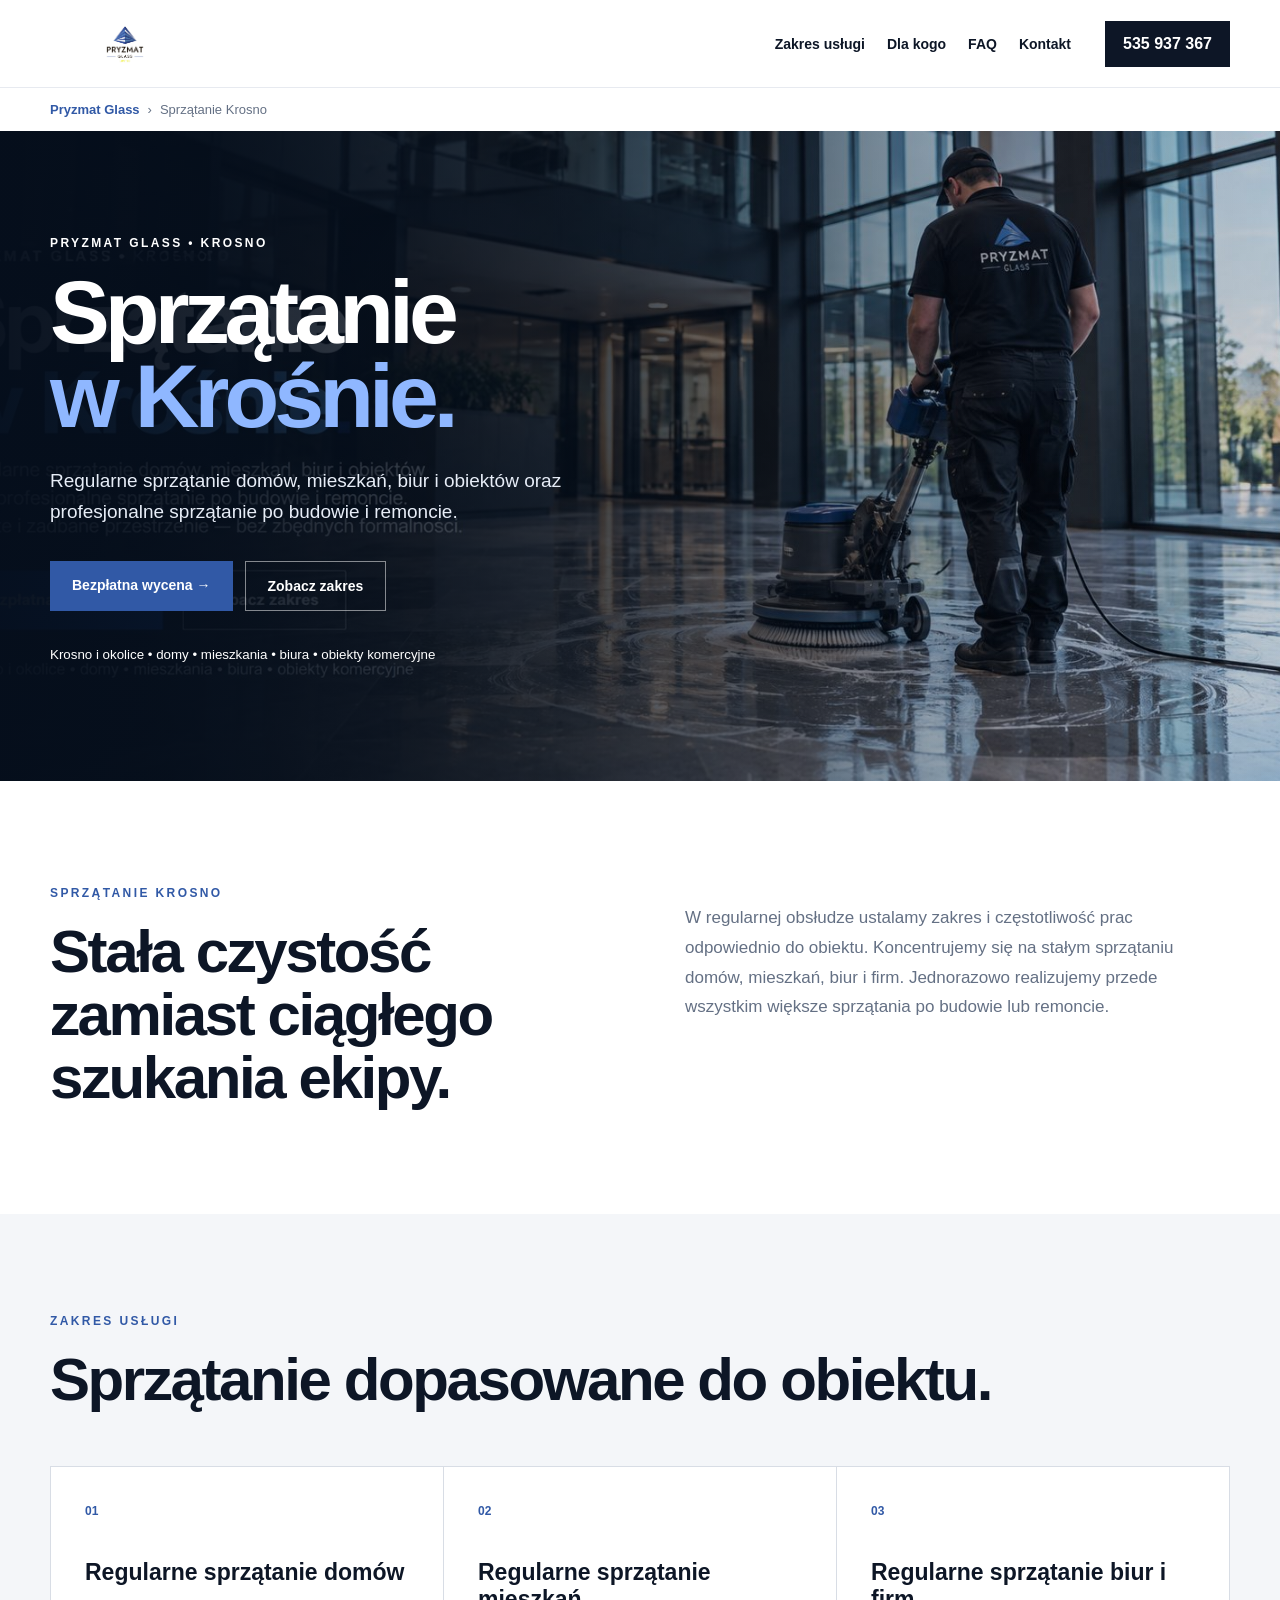
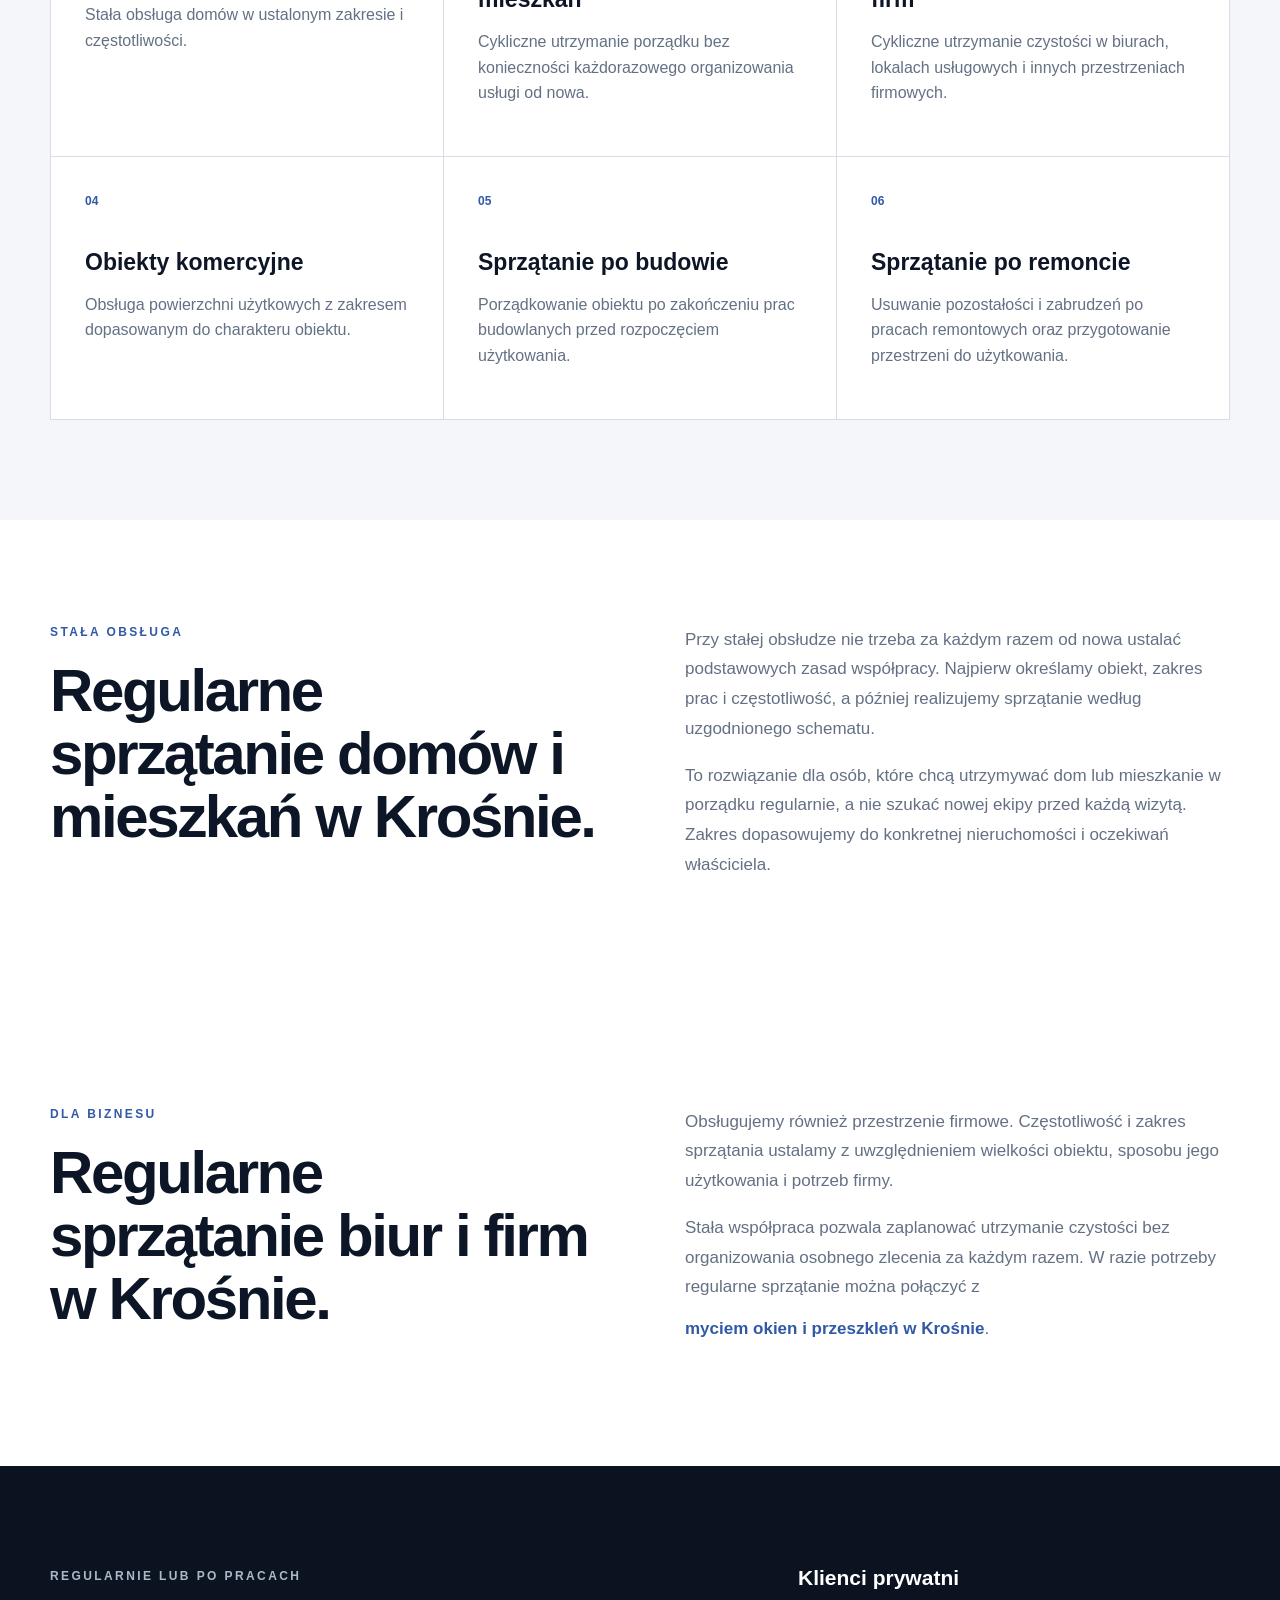
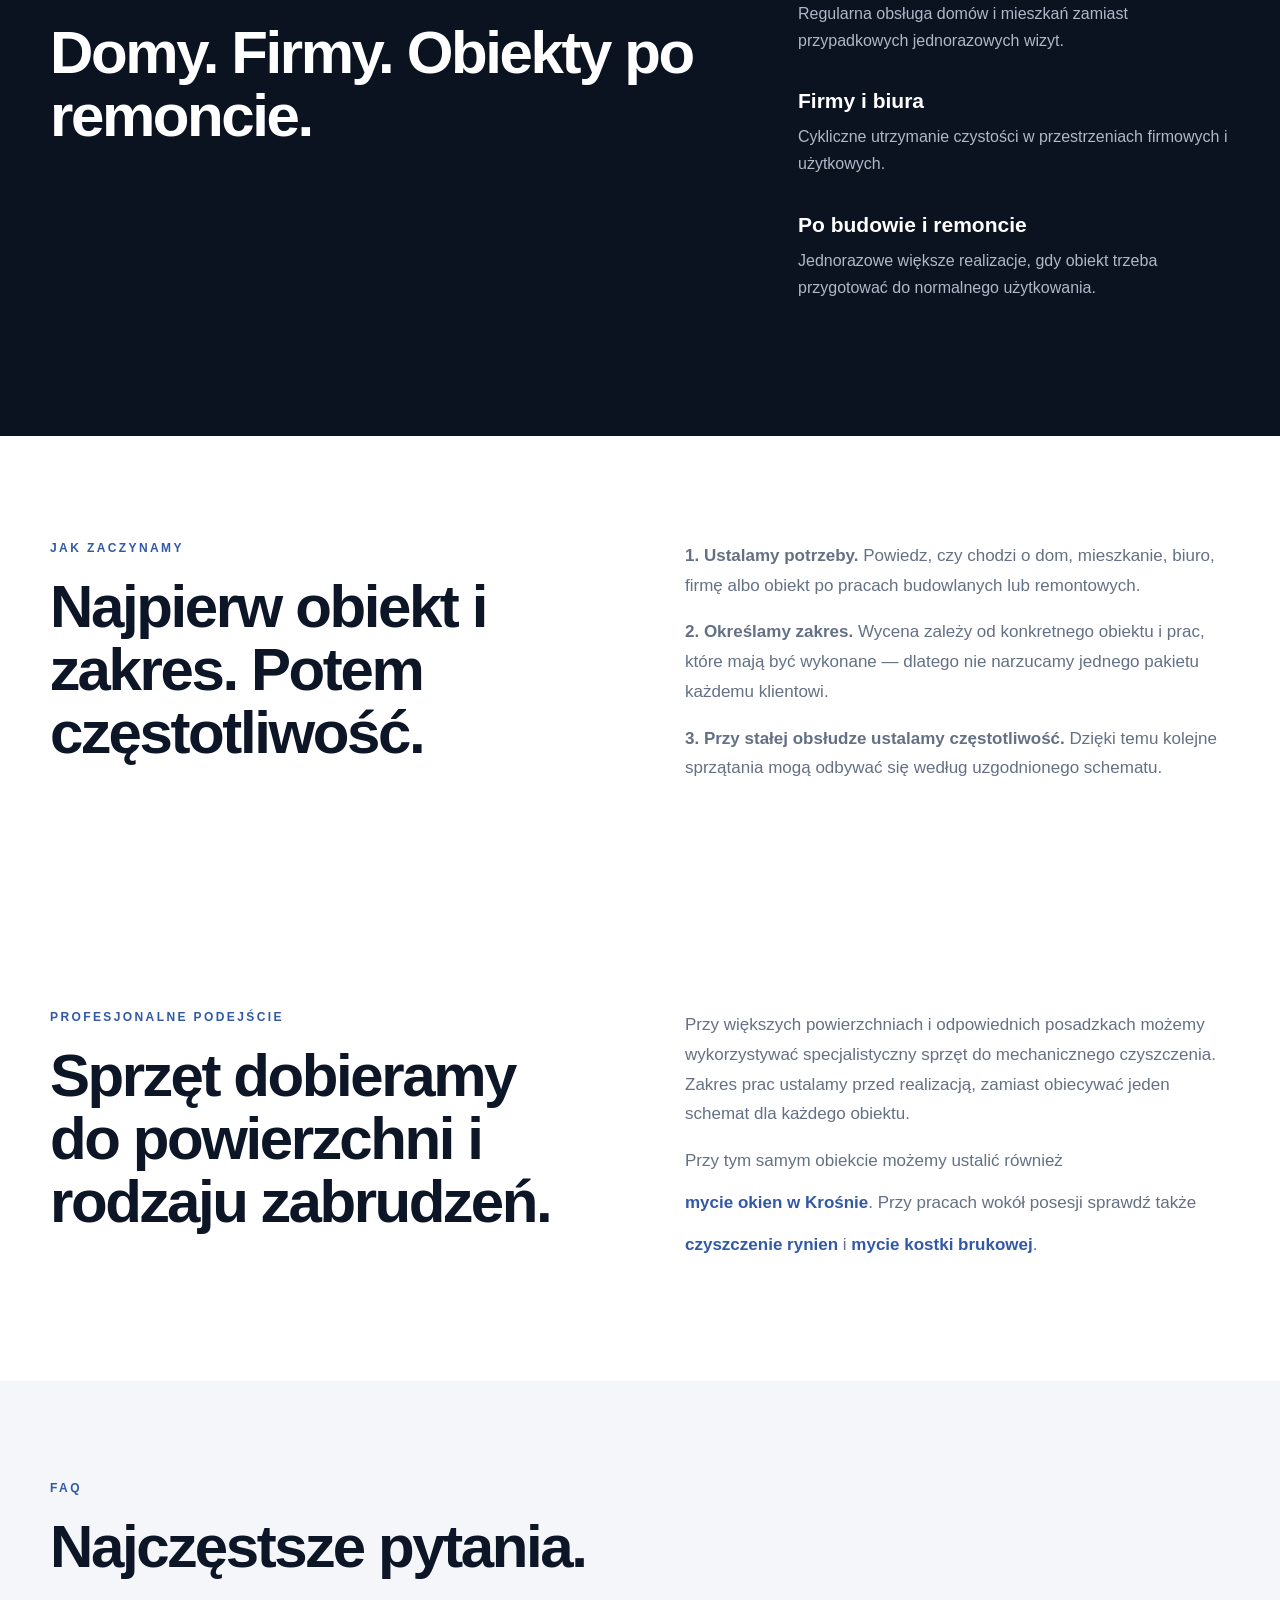
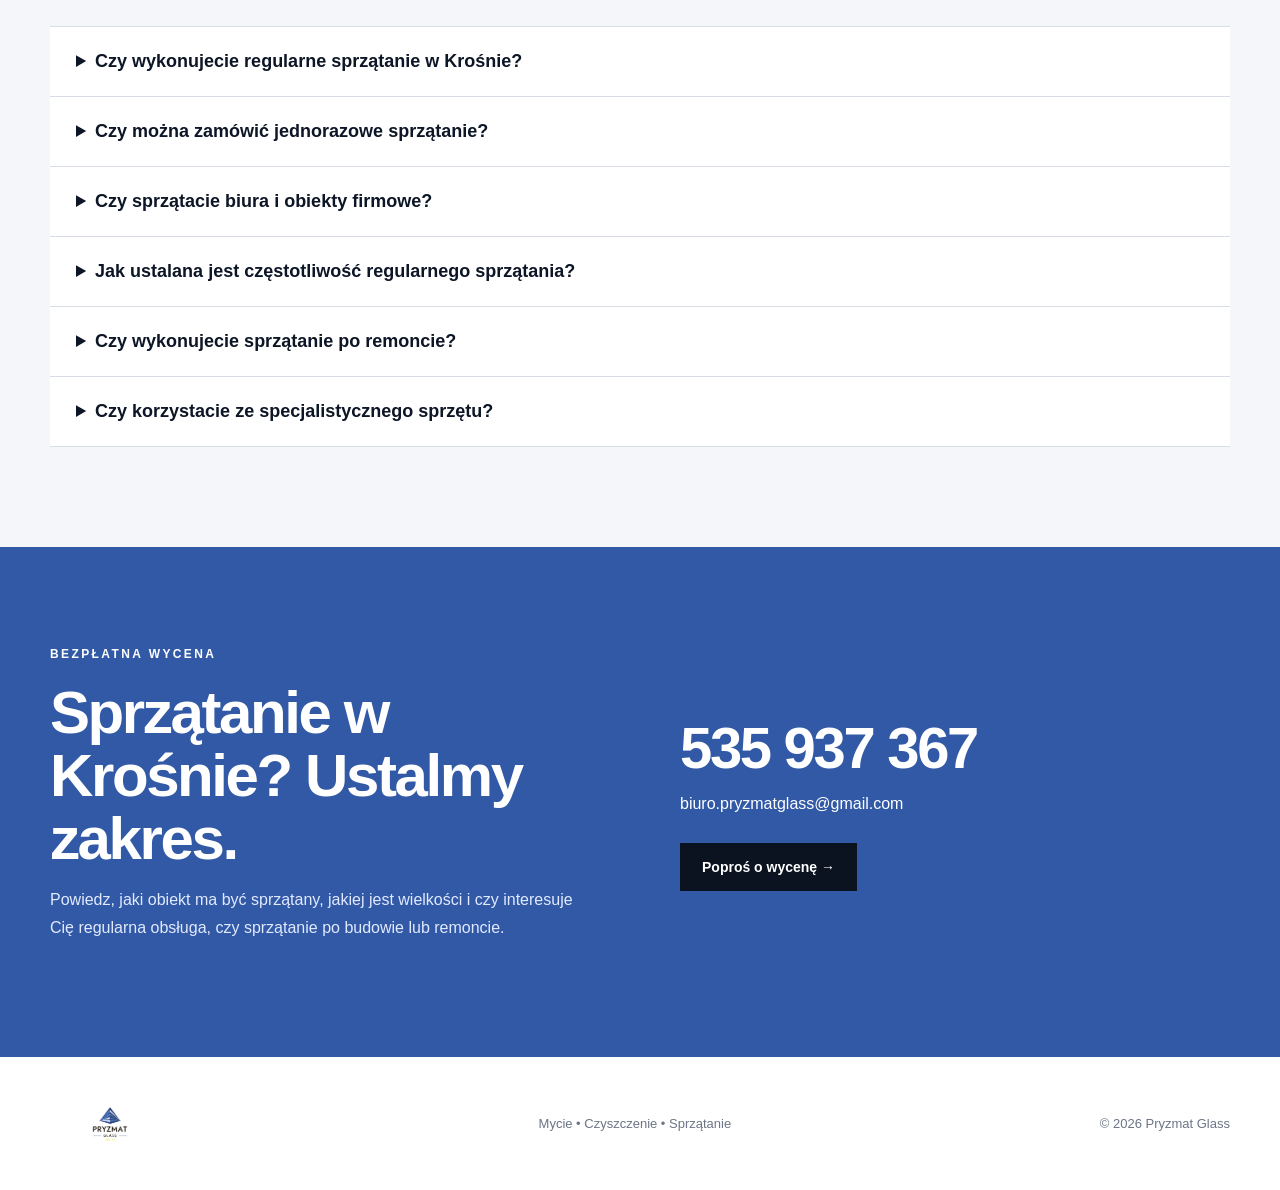
<file: sprzatanie-krosno/index.html>
<!doctype html>
<html lang="pl"><head>
<meta charset="utf-8"><meta name="viewport" content="width=device-width,initial-scale=1">
<title>Sprzątanie Krosno | Domy, biura i firmy | Pryzmat Glass</title>
<meta name="description" content="Regularne sprzątanie w Krośnie dla domów, mieszkań, biur i firm. Stała obsługa dopasowana do obiektu i częstotliwości. Pryzmat Glass – bezpłatna wycena.">
<link rel="canonical" href="https://pryzmat-glass.pl/sprzatanie-krosno/"><link rel="stylesheet" href="../assets/style.css?v=20260926-2">
<meta property="og:title" content="Sprzątanie Krosno | Domy, biura i firmy | Pryzmat Glass"><meta property="og:description" content="Regularne sprzątanie domów, mieszkań, biur i firm w Krośnie. Stała obsługa oraz większe sprzątania po budowie i remoncie."><meta property="og:url" content="https://pryzmat-glass.pl/sprzatanie-krosno/"><meta property="og:type" content="website"><meta property="og:image" content="https://pryzmat-glass.pl/assets/images/sprzatanie-krosno-hero.jpg">
<script type="application/ld+json">{"@context":"https://schema.org","@graph":[{"@type":"Service","@id":"https://pryzmat-glass.pl/sprzatanie-krosno/#service","name":"Sprzątanie Krosno","serviceType":"Regularne sprzątanie domów, mieszkań, biur i firm oraz sprzątanie po budowie i remoncie","areaServed":{"@type":"City","name":"Krosno"},"provider":{"@id":"https://pryzmat-glass.pl/#business"}},{"@type":"BreadcrumbList","itemListElement":[{"@type":"ListItem","position":1,"name":"Pryzmat Glass","item":"https://pryzmat-glass.pl/"},{"@type":"ListItem","position":2,"name":"Sprzątanie Krosno","item":"https://pryzmat-glass.pl/sprzatanie-krosno/"}]}]}</script>

<!-- Google tag (gtag.js) -->
<script async src="https://www.googletagmanager.com/gtag/js?id=G-3W2B2K7RCH"></script>
<script>
  window.dataLayer = window.dataLayer || [];
  function gtag(){dataLayer.push(arguments);}
  gtag('js', new Date());
  gtag('config', 'G-3W2B2K7RCH');
  gtag('config', 'AW-18460273766');
  document.addEventListener('click', function (event) {
    const phoneLink = event.target.closest('a[href^="tel:"]');
    if (!phoneLink) return;
    if (typeof gtag !== 'function') return;
    gtag('event', 'phone_click', {
      phone_number: phoneLink.getAttribute('href').replace('tel:', ''),
      page_location: window.location.href,
      link_text: phoneLink.textContent.trim()
    });
    if (event.isTrusted) {
      gtag('event', 'conversion', {
        send_to: 'AW-18460273766/7fAVCMOn3I8dEObYxeJE'
      });
    }
  });
</script>
</head><body>
<header class="top"><a class="brand" href="../"><img src="../assets/images/logo.jpg" alt="Pryzmat Glass"></a><button class="menu" aria-label="Menu">☰</button><nav><a href="#zakres">Zakres usługi</a><a href="#dla-kogo">Dla kogo</a><a href="#faq">FAQ</a><a href="#kontakt">Kontakt</a></nav><a class="phone" href="tel:+48535937367">535 937 367</a></header>
<main>
<nav class="breadcrumbs wrap" aria-label="Okruszki"><a href="../">Pryzmat Glass</a><span aria-hidden="true">›</span><span>Sprzątanie Krosno</span></nav>
<section class="subHero cleaningHero"><div class="shade"></div><div class="heroText"><p class="eyebrow">PRYZMAT GLASS • KROSNO</p><h1>Sprzątanie<br><span>w Krośnie.</span></h1><p>Regularne sprzątanie domów, mieszkań, biur i obiektów oraz profesjonalne sprzątanie po budowie i remoncie.</p><div class="actions"><a class="primary" href="#kontakt">Bezpłatna wycena →</a><a class="ghost" href="#zakres">Zobacz zakres</a></div><small>Krosno i okolice • domy • mieszkania • biura • obiekty komercyjne</small></div></section>
<section class="intro wrap"><div><p class="eyebrow blue">SPRZĄTANIE KROSNO</p><h2>Stała czystość zamiast ciągłego szukania ekipy.</h2></div><p>W regularnej obsłudze ustalamy zakres i częstotliwość prac odpowiednio do obiektu. Koncentrujemy się na stałym sprzątaniu domów, mieszkań, biur i firm. Jednorazowo realizujemy przede wszystkim większe sprzątania po budowie lub remoncie.</p></section>
<section id="zakres" class="services"><div class="wrap"><p class="eyebrow blue">ZAKRES USŁUGI</p><h2>Sprzątanie dopasowane do obiektu.</h2><div class="grid">
<article><b>01</b><h3>Regularne sprzątanie domów</h3><p>Stała obsługa domów w ustalonym zakresie i częstotliwości.</p></article>
<article><b>02</b><h3>Regularne sprzątanie mieszkań</h3><p>Cykliczne utrzymanie porządku bez konieczności każdorazowego organizowania usługi od nowa.</p></article>
<article><b>03</b><h3>Regularne sprzątanie biur i firm</h3><p>Cykliczne utrzymanie czystości w biurach, lokalach usługowych i innych przestrzeniach firmowych.</p></article>
<article><b>04</b><h3>Obiekty komercyjne</h3><p>Obsługa powierzchni użytkowych z zakresem dopasowanym do charakteru obiektu.</p></article>
<article><b>05</b><h3>Sprzątanie po budowie</h3><p>Porządkowanie obiektu po zakończeniu prac budowlanych przed rozpoczęciem użytkowania.</p></article>
<article><b>06</b><h3>Sprzątanie po remoncie</h3><p>Usuwanie pozostałości i zabrudzeń po pracach remontowych oraz przygotowanie przestrzeni do użytkowania.</p></article>
</div></div></section>
<section class="intro wrap"><div><p class="eyebrow blue">STAŁA OBSŁUGA</p><h2>Regularne sprzątanie domów i mieszkań w Krośnie.</h2></div><div class="related"><p>Przy stałej obsłudze nie trzeba za każdym razem od nowa ustalać podstawowych zasad współpracy. Najpierw określamy obiekt, zakres prac i częstotliwość, a później realizujemy sprzątanie według uzgodnionego schematu.</p><p>To rozwiązanie dla osób, które chcą utrzymywać dom lub mieszkanie w porządku regularnie, a nie szukać nowej ekipy przed każdą wizytą. Zakres dopasowujemy do konkretnej nieruchomości i oczekiwań właściciela.</p></div></section>
<section class="intro wrap"><div><p class="eyebrow blue">DLA BIZNESU</p><h2>Regularne sprzątanie biur i firm w Krośnie.</h2></div><div class="related"><p>Obsługujemy również przestrzenie firmowe. Częstotliwość i zakres sprzątania ustalamy z uwzględnieniem wielkości obiektu, sposobu jego użytkowania i potrzeb firmy.</p><p>Stała współpraca pozwala zaplanować utrzymanie czystości bez organizowania osobnego zlecenia za każdym razem. W razie potrzeby regularne sprzątanie można połączyć z <a class="textLink" href="../mycie-okien-krosno/">myciem okien i przeszkleń w Krośnie</a>.</p></div></section>
<section id="dla-kogo" class="dark"><div class="wrap darkGrid"><div><p class="eyebrow">REGULARNIE LUB PO PRACACH</p><h2>Domy. Firmy. Obiekty po remoncie.</h2></div><div><h3>Klienci prywatni</h3><p>Regularna obsługa domów i mieszkań zamiast przypadkowych jednorazowych wizyt.</p><h3>Firmy i biura</h3><p>Cykliczne utrzymanie czystości w przestrzeniach firmowych i użytkowych.</p><h3>Po budowie i remoncie</h3><p>Jednorazowe większe realizacje, gdy obiekt trzeba przygotować do normalnego użytkowania.</p></div></div></section>
<section class="intro wrap"><div><p class="eyebrow blue">JAK ZACZYNAMY</p><h2>Najpierw obiekt i zakres. Potem częstotliwość.</h2></div><div class="related"><p><strong>1. Ustalamy potrzeby.</strong> Powiedz, czy chodzi o dom, mieszkanie, biuro, firmę albo obiekt po pracach budowlanych lub remontowych.</p><p><strong>2. Określamy zakres.</strong> Wycena zależy od konkretnego obiektu i prac, które mają być wykonane — dlatego nie narzucamy jednego pakietu każdemu klientowi.</p><p><strong>3. Przy stałej obsłudze ustalamy częstotliwość.</strong> Dzięki temu kolejne sprzątania mogą odbywać się według uzgodnionego schematu.</p></div></section>
<section class="intro wrap"><div><p class="eyebrow blue">PROFESJONALNE PODEJŚCIE</p><h2>Sprzęt dobieramy do powierzchni i rodzaju zabrudzeń.</h2></div><div class="related"><p>Przy większych powierzchniach i odpowiednich posadzkach możemy wykorzystywać specjalistyczny sprzęt do mechanicznego czyszczenia. Zakres prac ustalamy przed realizacją, zamiast obiecywać jeden schemat dla każdego obiektu.</p><p>Przy tym samym obiekcie możemy ustalić również <a class="textLink" href="../mycie-okien-krosno/">mycie okien w Krośnie</a>. Przy pracach wokół posesji sprawdź także <a class="textLink" href="../czyszczenie-rynien-krosno/">czyszczenie rynien</a> i <a class="textLink" href="../mycie-kostki-krosno/">mycie kostki brukowej</a>.</p></div></section>
<section id="faq" class="services"><div class="wrap"><p class="eyebrow blue">FAQ</p><h2>Najczęstsze pytania.</h2><div class="faq">
<details><summary>Czy wykonujecie regularne sprzątanie w Krośnie?</summary><p>Tak. Oferta jest nastawiona przede wszystkim na regularną obsługę domów, mieszkań, biur i firm.</p></details>
<details><summary>Czy można zamówić jednorazowe sprzątanie?</summary><p>Nie promujemy zwykłych jednorazowych sprzątań. Jednorazowo realizujemy przede wszystkim większe sprzątania po budowie lub remoncie.</p></details>
<details><summary>Czy sprzątacie biura i obiekty firmowe?</summary><p>Tak. Oferujemy regularne sprzątanie biur, firm i przestrzeni użytkowych w Krośnie. Zakres i częstotliwość ustalamy odpowiednio do konkretnego obiektu.</p></details>
<details><summary>Jak ustalana jest częstotliwość regularnego sprzątania?</summary><p>Najpierw ustalamy rodzaj i wielkość obiektu oraz potrzebny zakres prac. Na tej podstawie uzgadniamy częstotliwość stałej obsługi.</p></details>
<details><summary>Czy wykonujecie sprzątanie po remoncie?</summary><p>Tak. Sprzątanie po budowie i remoncie stanowi osobny zakres naszej oferty.</p></details>
<details><summary>Czy korzystacie ze specjalistycznego sprzętu?</summary><p>W zależności od powierzchni i rodzaju zabrudzeń dobieramy odpowiednią metodę oraz sprzęt do czyszczenia.</p></details>
</div></div></section>
<section id="kontakt" class="contact"><div class="wrap contactGrid"><div><p class="eyebrow">BEZPŁATNA WYCENA</p><h2>Sprzątanie w Krośnie? Ustalmy zakres.</h2><p>Powiedz, jaki obiekt ma być sprzątany, jakiej jest wielkości i czy interesuje Cię regularna obsługa, czy sprzątanie po budowie lub remoncie.</p></div><div class="contactBox"><a class="number" href="tel:+48535937367">535 937 367</a><a class="mail" href="mailto:biuro.pryzmatglass@gmail.com?subject=Sprzatanie%20Krosno%20-%20wycena">biuro.pryzmatglass@gmail.com</a><a class="primary black" href="mailto:biuro.pryzmatglass@gmail.com?subject=Sprzatanie%20Krosno%20-%20wycena">Poproś o wycenę →</a></div></div></section>
</main><footer><div class="wrap foot"><a href="../"><img src="../assets/images/logo.jpg" alt="Pryzmat Glass"></a><p>Mycie • Czyszczenie • Sprzątanie</p><p>© 2026 Pryzmat Glass</p></div></footer><script src="../assets/app.js"></script></body></html>
</file>
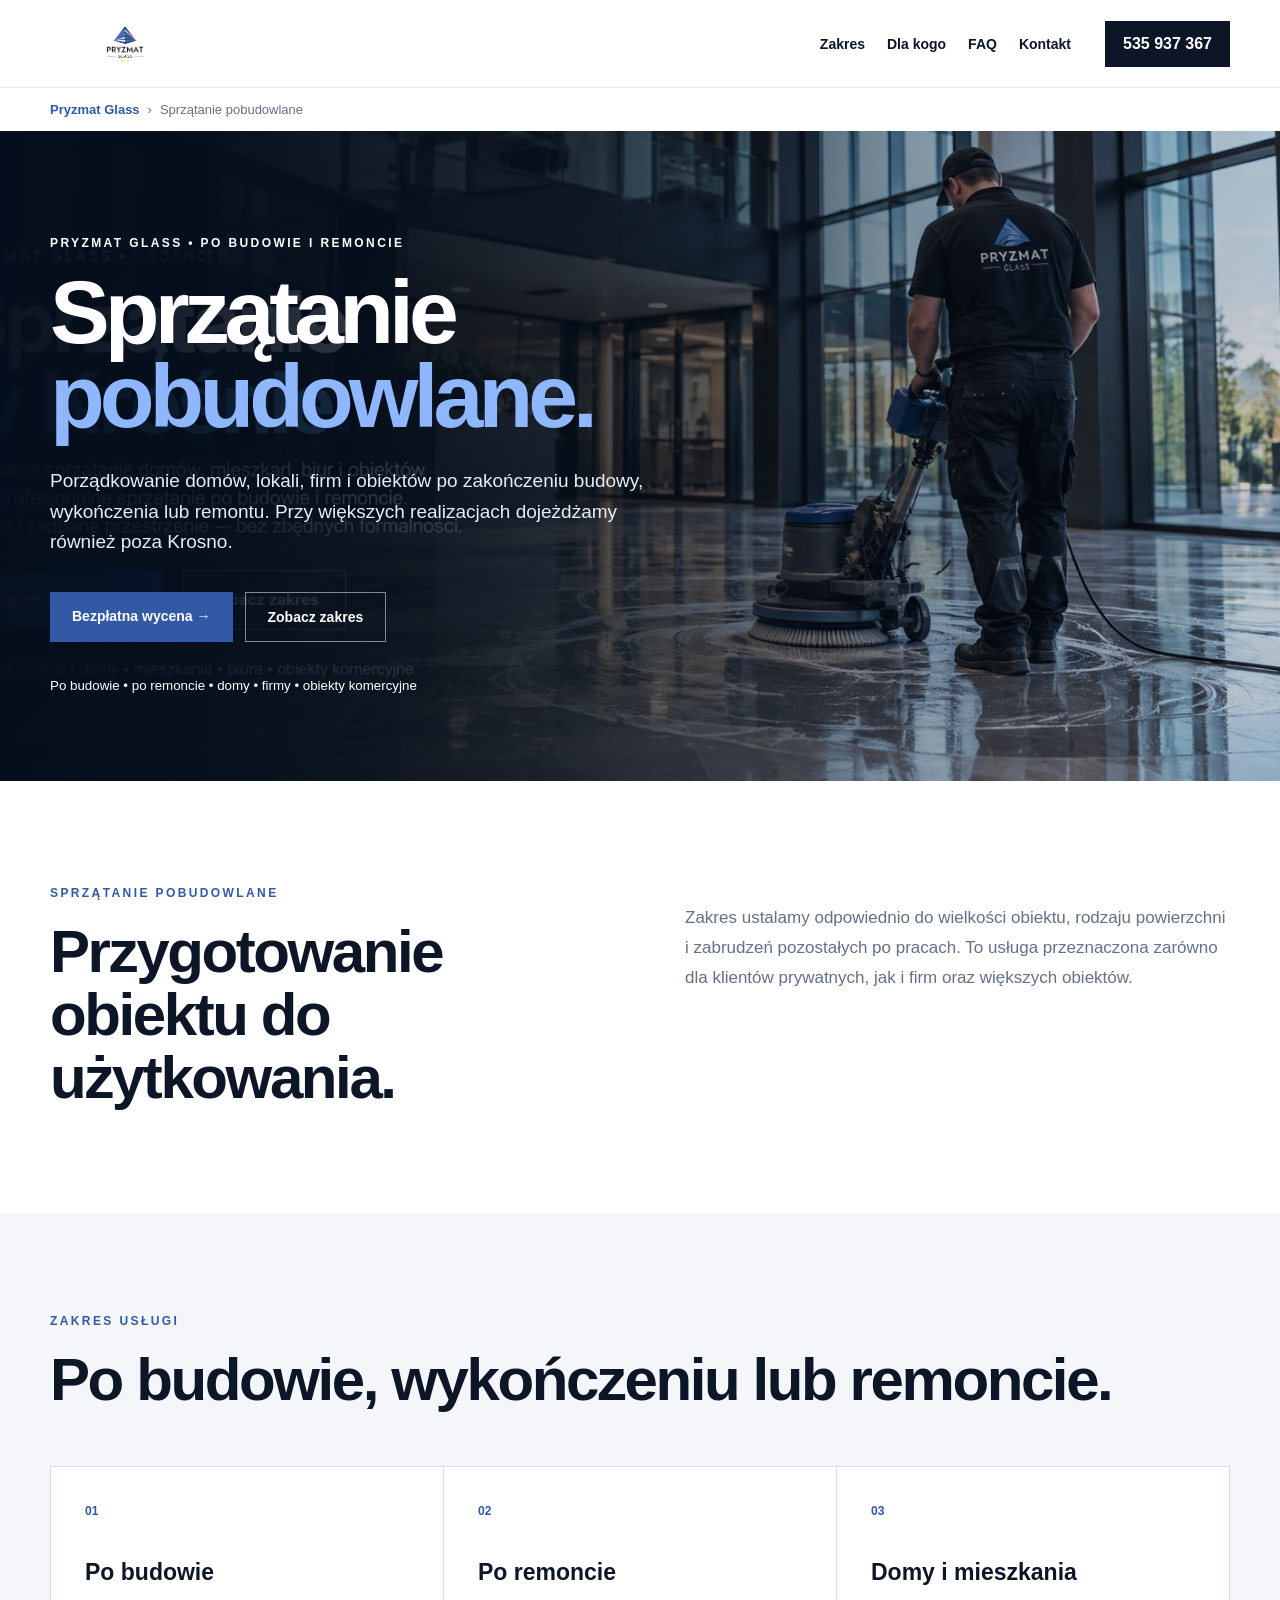
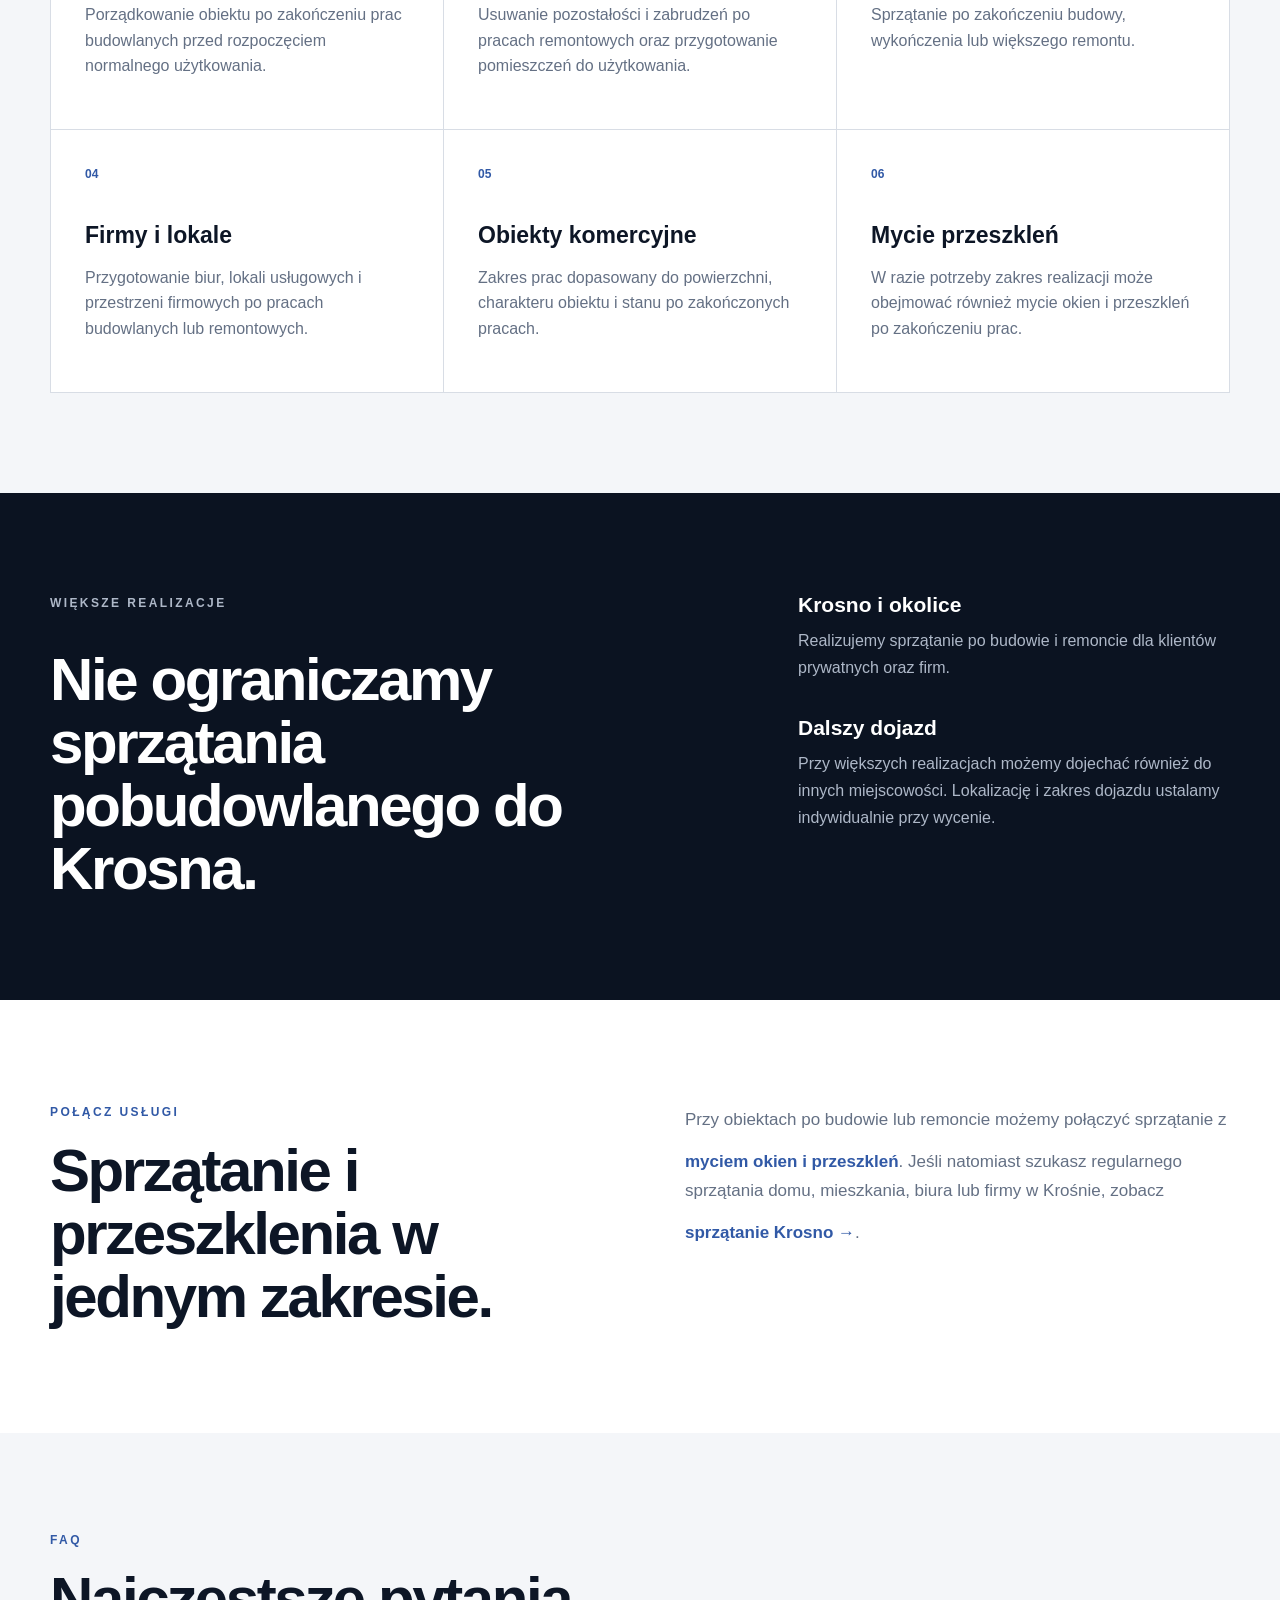
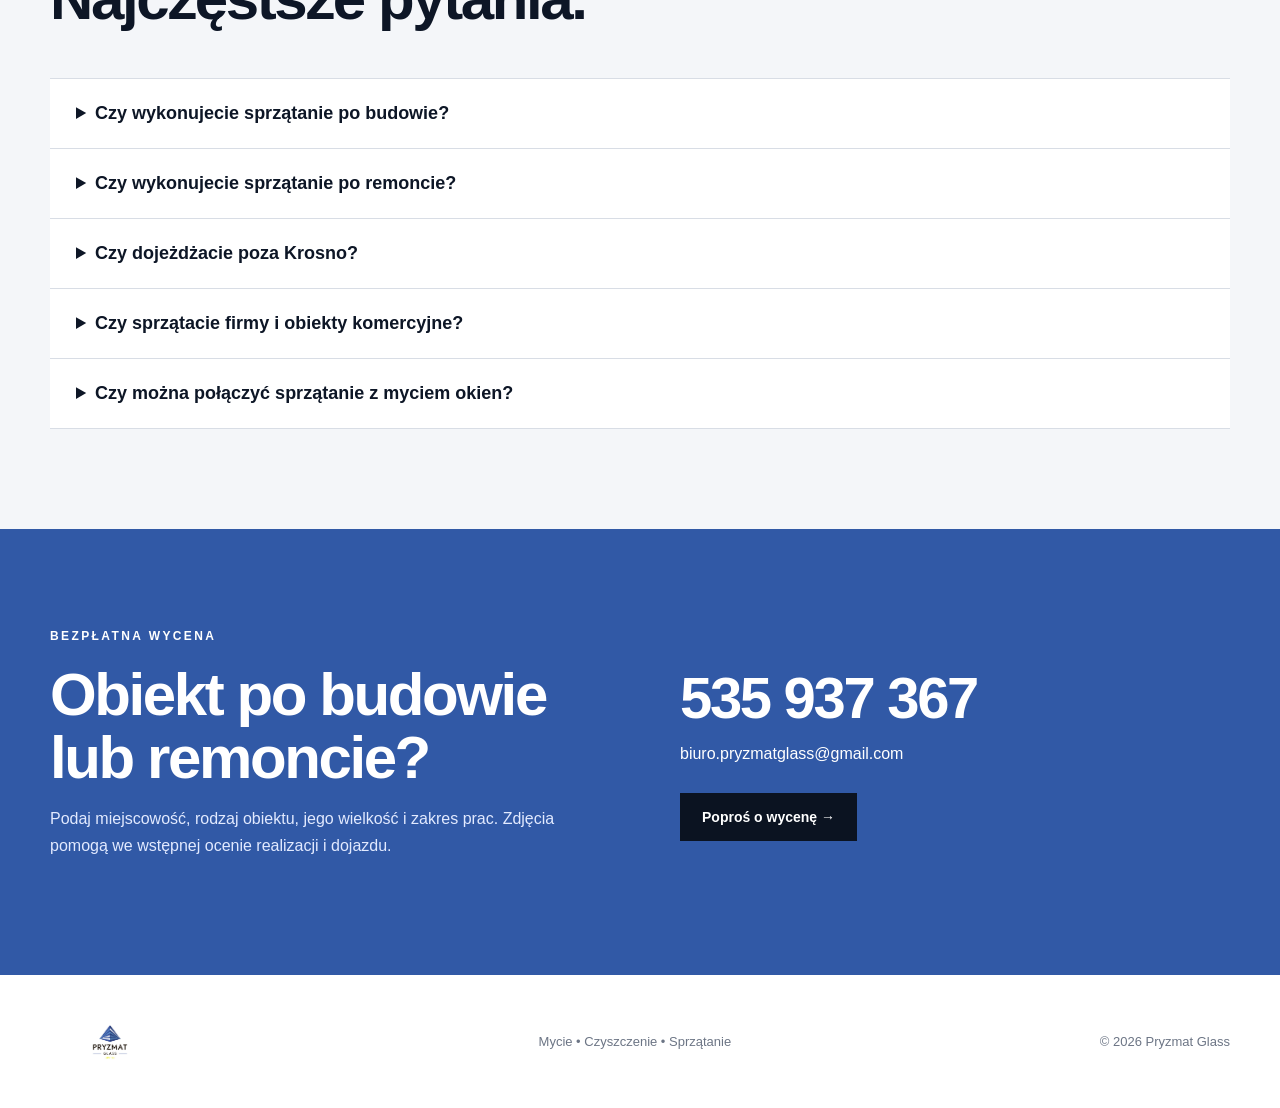
<file: sprzatanie-pobudowlane/index.html>
<!doctype html><html lang="pl"><head><meta charset="utf-8"><meta name="viewport" content="width=device-width,initial-scale=1">
<title>Sprzątanie pobudowlane | Po budowie i remoncie | Pryzmat Glass</title>
<meta name="description" content="Sprzątanie pobudowlane i poremontowe dla domów, firm i obiektów komercyjnych. Większe realizacje także poza Krosnem. Bezpłatna wycena Pryzmat Glass.">
<link rel="canonical" href="https://pryzmat-glass.pl/sprzatanie-pobudowlane/"><link rel="stylesheet" href="../assets/style.css?v=20260926-2">
<meta property="og:title" content="Sprzątanie pobudowlane | Pryzmat Glass"><meta property="og:description" content="Sprzątanie obiektów po budowie, wykończeniu i remoncie. Większe realizacje również poza Krosnem."><meta property="og:url" content="https://pryzmat-glass.pl/sprzatanie-pobudowlane/"><meta property="og:type" content="website"><meta property="og:image" content="https://pryzmat-glass.pl/assets/images/sprzatanie-krosno-hero.jpg">
<script type="application/ld+json">{"@context":"https://schema.org","@graph":[{"@type":"Service","@id":"https://pryzmat-glass.pl/sprzatanie-pobudowlane/#service","name":"Sprzątanie pobudowlane i poremontowe","serviceType":"Sprzątanie po budowie i remoncie","provider":{"@id":"https://pryzmat-glass.pl/#business"}},{"@type":"BreadcrumbList","itemListElement":[{"@type":"ListItem","position":1,"name":"Pryzmat Glass","item":"https://pryzmat-glass.pl/"},{"@type":"ListItem","position":2,"name":"Sprzątanie pobudowlane","item":"https://pryzmat-glass.pl/sprzatanie-pobudowlane/"}]}]}</script>
<script async src="https://www.googletagmanager.com/gtag/js?id=G-3W2B2K7RCH"></script><script>window.dataLayer=window.dataLayer||[];function gtag(){dataLayer.push(arguments);}gtag('js',new Date());gtag('config','G-3W2B2K7RCH');gtag('config','AW-18460273766');document.addEventListener('click',function(event){const phoneLink=event.target.closest('a[href^="tel:"]');if(!phoneLink)return;if(typeof gtag!=='function')return;gtag('event','phone_click',{phone_number:phoneLink.getAttribute('href').replace('tel:',''),page_location:window.location.href,link_text:phoneLink.textContent.trim()});if(event.isTrusted){gtag('event','conversion',{send_to:'AW-18460273766/7fAVCMOn3I8dEObYxeJE'});}});</script></head><body>
<header class="top"><a class="brand" href="../"><img src="../assets/images/logo.jpg" alt="Pryzmat Glass"></a><button class="menu" aria-label="Menu">☰</button><nav><a href="#zakres">Zakres</a><a href="#dla-kogo">Dla kogo</a><a href="#faq">FAQ</a><a href="#kontakt">Kontakt</a></nav><a class="phone" href="tel:+48535937367">535 937 367</a></header><main>
<nav class="breadcrumbs wrap" aria-label="Okruszki"><a href="../">Pryzmat Glass</a><span aria-hidden="true">›</span><span>Sprzątanie pobudowlane</span></nav>
<section class="subHero cleaningHero"><div class="shade"></div><div class="heroText"><p class="eyebrow">PRYZMAT GLASS • PO BUDOWIE I REMONCIE</p><h1>Sprzątanie<br><span>pobudowlane.</span></h1><p>Porządkowanie domów, lokali, firm i obiektów po zakończeniu budowy, wykończenia lub remontu. Przy większych realizacjach dojeżdżamy również poza Krosno.</p><div class="actions"><a class="primary" href="#kontakt">Bezpłatna wycena →</a><a class="ghost" href="#zakres">Zobacz zakres</a></div><small>Po budowie • po remoncie • domy • firmy • obiekty komercyjne</small></div></section>
<section class="intro wrap"><div><p class="eyebrow blue">SPRZĄTANIE POBUDOWLANE</p><h2>Przygotowanie obiektu do użytkowania.</h2></div><p>Zakres ustalamy odpowiednio do wielkości obiektu, rodzaju powierzchni i zabrudzeń pozostałych po pracach. To usługa przeznaczona zarówno dla klientów prywatnych, jak i firm oraz większych obiektów.</p></section>
<section id="zakres" class="services"><div class="wrap"><p class="eyebrow blue">ZAKRES USŁUGI</p><h2>Po budowie, wykończeniu lub remoncie.</h2><div class="grid">
<article><b>01</b><h3>Po budowie</h3><p>Porządkowanie obiektu po zakończeniu prac budowlanych przed rozpoczęciem normalnego użytkowania.</p></article>
<article><b>02</b><h3>Po remoncie</h3><p>Usuwanie pozostałości i zabrudzeń po pracach remontowych oraz przygotowanie pomieszczeń do użytkowania.</p></article>
<article><b>03</b><h3>Domy i mieszkania</h3><p>Sprzątanie po zakończeniu budowy, wykończenia lub większego remontu.</p></article>
<article><b>04</b><h3>Firmy i lokale</h3><p>Przygotowanie biur, lokali usługowych i przestrzeni firmowych po pracach budowlanych lub remontowych.</p></article>
<article><b>05</b><h3>Obiekty komercyjne</h3><p>Zakres prac dopasowany do powierzchni, charakteru obiektu i stanu po zakończonych pracach.</p></article>
<article><b>06</b><h3>Mycie przeszkleń</h3><p>W razie potrzeby zakres realizacji może obejmować również mycie okien i przeszkleń po zakończeniu prac.</p></article>
</div></div></section>
<section id="dla-kogo" class="dark"><div class="wrap darkGrid"><div><p class="eyebrow">WIĘKSZE REALIZACJE</p><h2>Nie ograniczamy sprzątania pobudowlanego do Krosna.</h2></div><div><h3>Krosno i okolice</h3><p>Realizujemy sprzątanie po budowie i remoncie dla klientów prywatnych oraz firm.</p><h3>Dalszy dojazd</h3><p>Przy większych realizacjach możemy dojechać również do innych miejscowości. Lokalizację i zakres dojazdu ustalamy indywidualnie przy wycenie.</p></div></div></section>
<section class="intro wrap"><div><p class="eyebrow blue">POŁĄCZ USŁUGI</p><h2>Sprzątanie i przeszklenia w jednym zakresie.</h2></div><div class="related"><p>Przy obiektach po budowie lub remoncie możemy połączyć sprzątanie z <a class="textLink" href="../mycie-okien/">myciem okien i przeszkleń</a>. Jeśli natomiast szukasz regularnego sprzątania domu, mieszkania, biura lub firmy w Krośnie, zobacz <a class="textLink" href="../sprzatanie-krosno/">sprzątanie Krosno →</a>.</p></div></section>
<section id="faq" class="services"><div class="wrap"><p class="eyebrow blue">FAQ</p><h2>Najczęstsze pytania.</h2><div class="faq">
<details><summary>Czy wykonujecie sprzątanie po budowie?</summary><p>Tak. Porządkujemy obiekty po zakończeniu prac budowlanych i wykończeniowych.</p></details>
<details><summary>Czy wykonujecie sprzątanie po remoncie?</summary><p>Tak. Zakres ustalamy w zależności od obiektu i zabrudzeń pozostałych po pracach.</p></details>
<details><summary>Czy dojeżdżacie poza Krosno?</summary><p>Tak. Przy większych realizacjach sprzątania pobudowlanego dojazd do innych miejscowości ustalamy indywidualnie.</p></details>
<details><summary>Czy sprzątacie firmy i obiekty komercyjne?</summary><p>Tak. Usługa jest dostępna dla klientów prywatnych, firm, lokali oraz obiektów komercyjnych.</p></details>
<details><summary>Czy można połączyć sprzątanie z myciem okien?</summary><p>Tak. Przy odpowiednim zakresie realizacji możemy uwzględnić również mycie okien i przeszkleń.</p></details>
</div></div></section>
<section id="kontakt" class="contact"><div class="wrap contactGrid"><div><p class="eyebrow">BEZPŁATNA WYCENA</p><h2>Obiekt po budowie lub remoncie?</h2><p>Podaj miejscowość, rodzaj obiektu, jego wielkość i zakres prac. Zdjęcia pomogą we wstępnej ocenie realizacji i dojazdu.</p></div><div class="contactBox"><a class="number" href="tel:+48535937367">535 937 367</a><a class="mail" href="mailto:biuro.pryzmatglass@gmail.com?subject=Sprzatanie%20pobudowlane%20-%20wycena">biuro.pryzmatglass@gmail.com</a><a class="primary black" href="mailto:biuro.pryzmatglass@gmail.com?subject=Sprzatanie%20pobudowlane%20-%20wycena">Poproś o wycenę →</a></div></div></section>
</main><footer><div class="wrap foot"><a href="../"><img src="../assets/images/logo.jpg" alt="Pryzmat Glass"></a><p>Mycie • Czyszczenie • Sprzątanie</p><p>© 2026 Pryzmat Glass</p></div></footer><script src="../assets/app.js"></script></body></html>
</file>
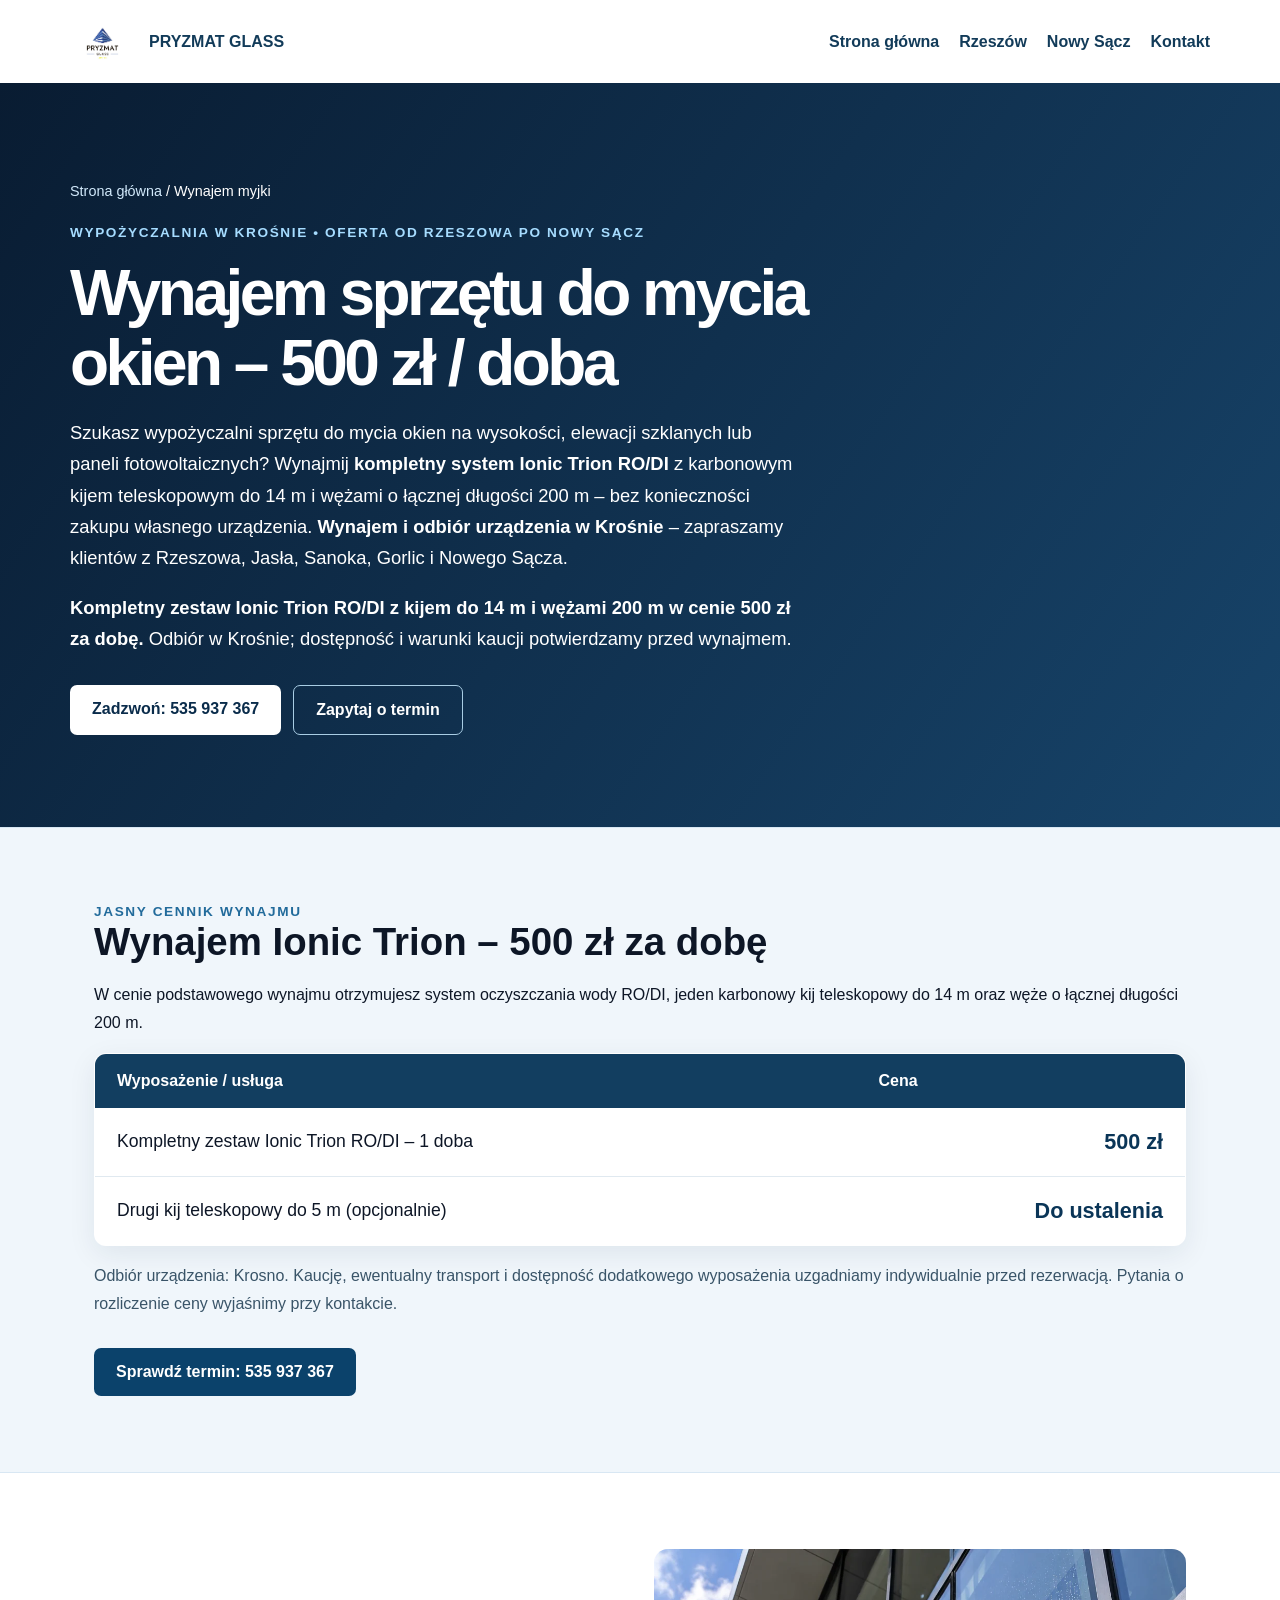
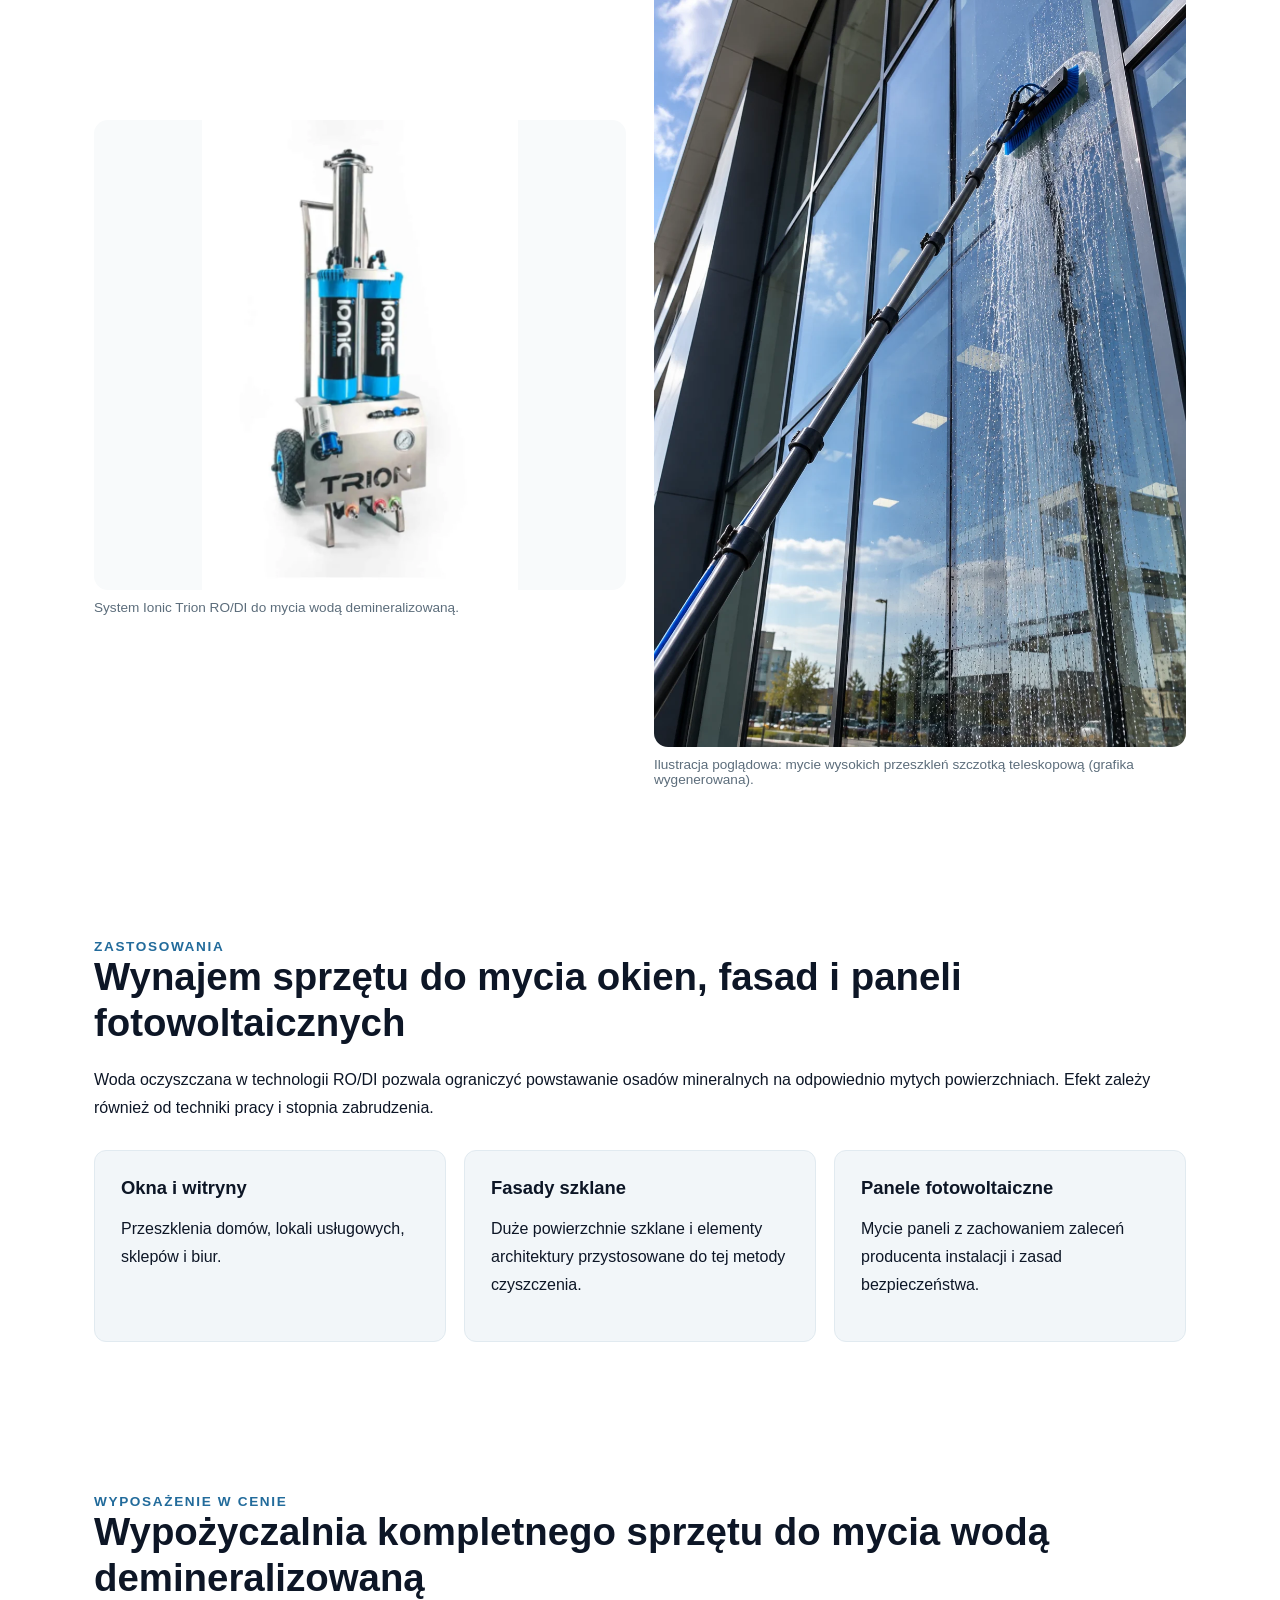
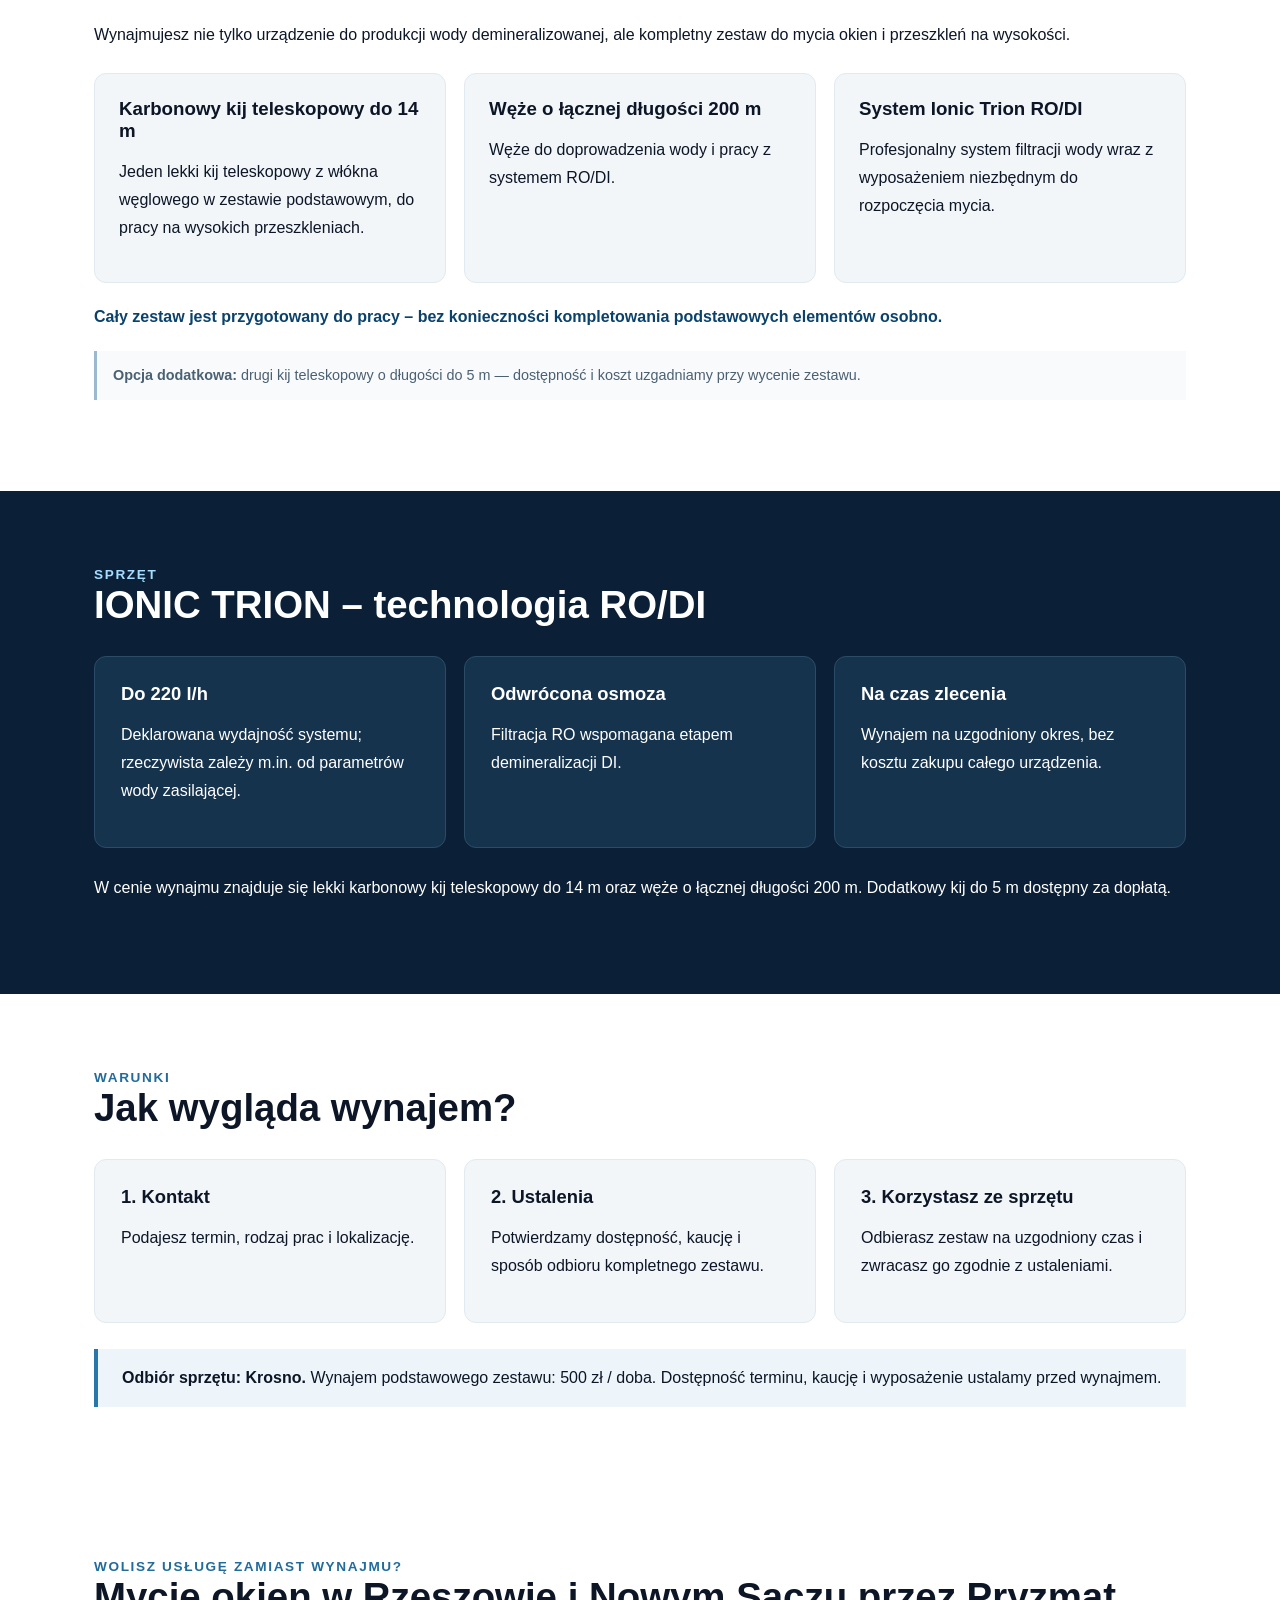
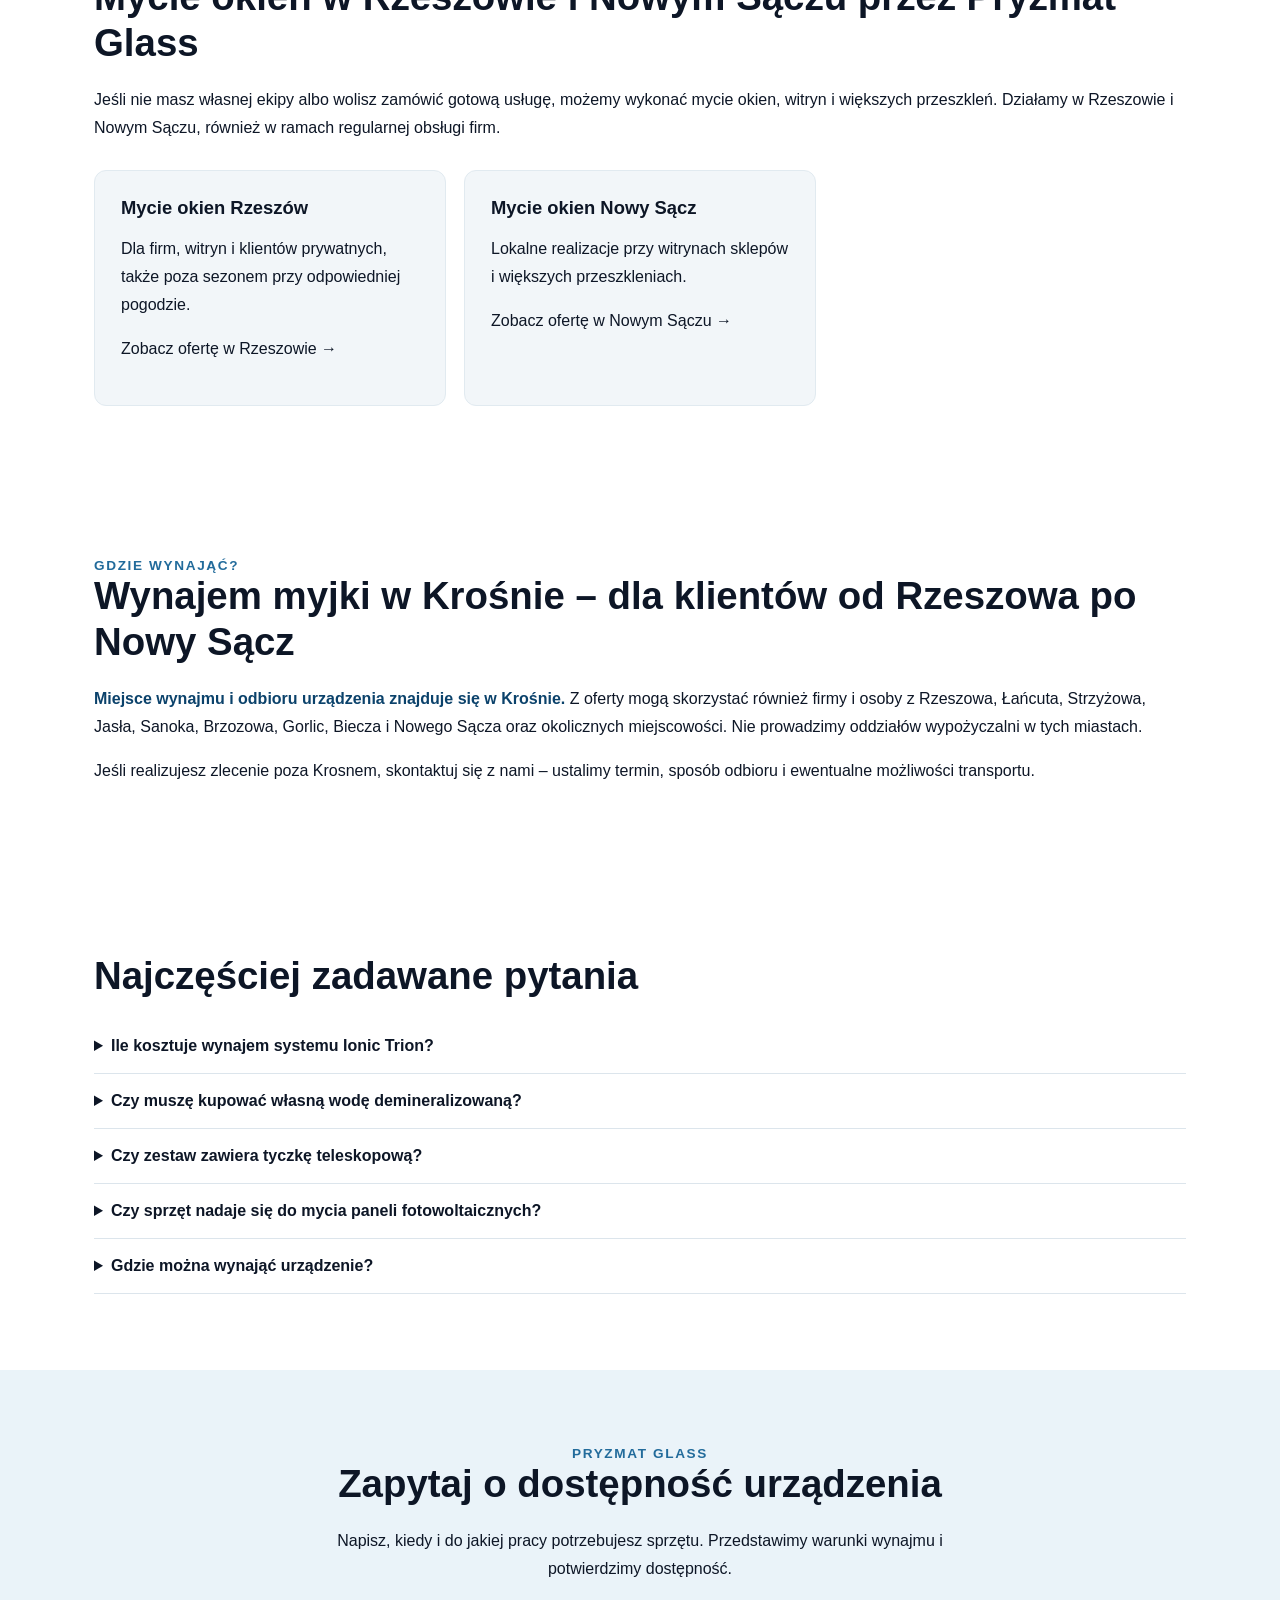
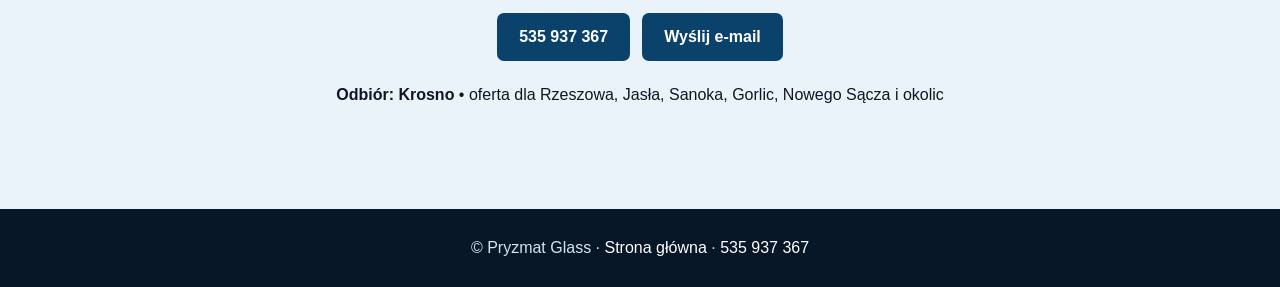
<file: wynajem-myjki-do-okien/index.html>
<!doctype html>
<html lang="pl"><head><meta charset="utf-8"><meta name="viewport" content="width=device-width,initial-scale=1">
<title>Wynajem sprzętu Ionic Trion – 500 zł/doba | Pryzmat Glass</title>
<meta name="description" content="Wynajem systemu Ionic Trion RO/DI: 500 zł / doba. Kij karbonowy do 14 m i węże 200 m. Dla klientów z Rzeszowa, Nowego Sącza i okolic; odbiór w Krośnie.">
<link rel="canonical" href="https://pryzmat-glass.pl/wynajem-myjki-do-okien/">
<meta property="og:type" content="website"><meta property="og:title" content="Wynajem systemu do mycia wodą demineralizowaną | Pryzmat Glass"><meta property="og:description" content="Wypożycz profesjonalny system Ionic Trion RO/DI. Skontaktuj się, aby ustalić termin i wyposażenie zestawu."><meta property="og:url" content="https://pryzmat-glass.pl/wynajem-myjki-do-okien/">
<link rel="stylesheet" href="../assets/style.css"><meta property="og:image" content="https://pryzmat-glass.pl/wynajem-myjki-do-okien/ionic-trion.webp">
<style>
.rental-hero{background:linear-gradient(125deg,#091c32,#17446a);color:white;padding:100px 24px 92px}.rental-wrap{max-width:1140px;margin:auto;padding-left:24px;padding-right:24px}.rental-hero .rental-wrap{padding:0}.rental-hero h1{font-size:clamp(2.3rem,5vw,4.6rem);line-height:1.1;max-width:850px;margin:18px 0}.rental-hero p{font-size:1.15rem;max-width:730px;line-height:1.7}.rental-tag{color:#a6dcff;letter-spacing:.12em;text-transform:uppercase;font-weight:700;font-size:.85rem}.rental-buttons{display:flex;flex-wrap:wrap;gap:12px;margin-top:30px}.rental-button{display:inline-block;background:#fff;color:#0a2c4b!important;text-decoration:none;padding:15px 22px;border-radius:7px;font-weight:750}.rental-button.secondary{background:transparent;border:1px solid #a9cde4;color:white!important}.rental-section{padding-top:76px;padding-bottom:76px}.rental-section h2{font-size:clamp(1.8rem,3vw,2.6rem);line-height:1.2;margin:0 0 20px}.rental-section p,.rental-section li{line-height:1.75}.rental-grid{display:grid;grid-template-columns:repeat(3,minmax(0,1fr));gap:18px;margin-top:28px}.rental-card{background:#f2f6f9;border:1px solid #e1eaf0;border-radius:12px;padding:26px}.rental-card h3{margin:0 0 12px;font-size:1.15rem}.rental-dark{background:#0b2036;color:white}.rental-dark .rental-card{background:#16334e;border-color:#2a4c69;color:white}.rental-note{background:#edf5fa;border-left:4px solid #2976aa;padding:20px 24px;margin-top:26px}.rental-faq details{border-bottom:1px solid #dce5ec;padding:18px 0}.rental-faq summary{cursor:pointer;font-weight:700}.rental-faq details p{margin-bottom:0}.rental-contact{background:#eaf3f9;text-align:center}.rental-contact p{max-width:700px;margin:0 auto 24px}.rental-contact .rental-button{background:#0b426b;color:white!important}.rental-breadcrumb{font-size:.9rem;margin-bottom:26px}.rental-breadcrumb a{color:#d2e9fb}.rental-footer{padding:30px 24px;background:#071727;color:#d4e5f1;text-align:center}.rental-footer a{color:white}.rental-top{display:flex;justify-content:space-between;align-items:center;gap:20px;padding:14px 24px;max-width:1188px;margin:auto}.rental-top img{width:65px;height:55px;object-fit:contain}.rental-top a{color:#123b59;text-decoration:none;font-weight:700}.rental-top .rental-home{display:flex;align-items:center;gap:14px}.rental-top nav{display:flex;gap:20px;flex-wrap:wrap}@media(max-width:700px){.rental-grid{grid-template-columns:1fr}.rental-section{padding-top:52px;padding-bottom:52px}.rental-hero{padding:64px 22px}.rental-top nav{gap:10px;font-size:.9rem}.rental-top img{width:48px;height:44px}.rental-button{width:100%;text-align:center}}
.rental-photo{width:100%;height:auto;display:block;border-radius:14px;object-fit:cover}.rental-photo-grid{display:grid;grid-template-columns:1fr 1fr;gap:28px;align-items:center}.rental-photo-grid figure{margin:0}.rental-photo-grid figcaption{font-size:.85rem;color:#5c6d7b;margin-top:10px}.rental-photo-grid .rental-product{max-height:470px;object-fit:contain;background:#f8fafb}@media(max-width:700px){.rental-photo-grid{grid-template-columns:1fr}}.rental-pricing{background:#f0f6fb;border-top:1px solid #d8e7f3;border-bottom:1px solid #d8e7f3}.rental-pricing h2{margin-bottom:10px}.rental-pricing table{width:100%;border-collapse:collapse;background:#fff;border:1px solid #d7e3ee;border-radius:12px;overflow:hidden;box-shadow:0 8px 28px rgba(10,42,69,.08)}.rental-pricing th{background:#123e60;color:#fff;text-align:left;padding:18px 22px}.rental-pricing td{padding:21px 22px;border-bottom:1px solid #e0e9f0;font-size:1.1rem}.rental-pricing tr:last-child td{border-bottom:0}.rental-pricing td:last-child{text-align:right;font-weight:800;font-size:1.35rem;color:#0a3557}.rental-pricing .rental-price-note{margin-top:16px;color:#395468}.rental-location{background:#fff}.rental-location strong{color:#0b426b}@media(max-width:600px){.rental-pricing th,.rental-pricing td{padding:15px 12px}.rental-pricing td:last-child{font-size:1.1rem}}.rental-kit-list{display:grid;grid-template-columns:repeat(3,minmax(0,1fr));gap:18px;margin-top:24px}.rental-kit-item{background:#f2f6f9;border:1px solid #e1eaf0;border-radius:12px;padding:24px}.rental-kit-item h3{margin:0 0 10px}.rental-addon{font-size:.9rem;color:#4b6072;margin-top:20px;padding:12px 16px;border-left:3px solid #9bbad1;background:#f8fafc}.rental-kit-summary{font-weight:700;color:#0b426b;margin-top:20px}@media(max-width:700px){.rental-kit-list{grid-template-columns:1fr}}</style>
<script type="application/ld+json">{"@context":"https://schema.org","@graph":[{"@id":"https://pryzmat-glass.pl/wynajem-myjki-do-okien/#service","@type":"Service","name":"Wynajem systemu do mycia wodą demineralizowaną Ionic Trion RO/DI","serviceType":"Wynajem sprzętu do mycia okien i elewacji","provider":{"@id":"https://pryzmat-glass.pl/#business","@type":"LocalBusiness","name":"Pryzmat Glass","url":"https://pryzmat-glass.pl/","telephone":"+48535937367"},"areaServed":[{"@type":"Place","name":"Krosno"},{"@type":"Place","name":"Rzeszów"},{"@type":"Place","name":"Jasło"},{"@type":"Place","name":"Sanok"},{"@type":"Place","name":"Gorlice"},{"@type":"Place","name":"Nowy Sącz"}],"url":"https://pryzmat-glass.pl/wynajem-myjki-do-okien/"},{"@type":"BreadcrumbList","itemListElement":[{"@type":"ListItem","position":1,"name":"Pryzmat Glass","item":"https://pryzmat-glass.pl/"},{"@type":"ListItem","position":2,"name":"Wynajem myjki","item":"https://pryzmat-glass.pl/wynajem-myjki-do-okien/"}]}]}</script>
<script async src="https://www.googletagmanager.com/gtag/js?id=G-3W2B2K7RCH"></script><script>
window.dataLayer=window.dataLayer||[];function gtag(){dataLayer.push(arguments)}gtag('js',new Date());gtag('config','G-3W2B2K7RCH');gtag('config','AW-18460273766');
document.addEventListener('click', function (event) {
  const phoneLink = event.target?.closest?.('a[href^="tel:"]');
  if (!phoneLink || typeof gtag !== 'function') return;
  try {
    gtag('event', 'phone_click', {
      phone_number: phoneLink.getAttribute('href').replace('tel:', ''),
      page_location: window.location.href,
      link_text: phoneLink.textContent.trim()
    });
    if (event.isTrusted) {
      gtag('event', 'conversion', {
        send_to: 'AW-18460273766/7fAVCMOn3I8dEObYxeJE'
      });
    }
  } catch (_) {
    // Tracking failure must not interrupt the tel link.
  }
});
</script>
</head><body>
<header class="rental-top"><a class="rental-home" href="/"><img src="../assets/images/logo.jpg" alt="Logo Pryzmat Glass"><span>PRYZMAT GLASS</span></a><nav aria-label="Nawigacja"><a href="/">Strona główna</a><a href="/mycie-okien-rzeszow/">Rzeszów</a><a href="/mycie-okien-nowy-sacz/">Nowy Sącz</a><a href="#kontakt">Kontakt</a></nav></header>
<main><section class="rental-hero"><div class="rental-wrap"><div class="rental-breadcrumb"><a href="/">Strona główna</a> / Wynajem myjki</div><div class="rental-tag">Wypożyczalnia w Krośnie • oferta od Rzeszowa po Nowy Sącz</div><h1>Wynajem sprzętu do mycia okien – 500 zł / doba</h1><p>Szukasz wypożyczalni sprzętu do mycia okien na wysokości, elewacji szklanych lub paneli fotowoltaicznych? Wynajmij <strong>kompletny system Ionic Trion RO/DI</strong> z karbonowym kijem teleskopowym do 14 m i wężami o łącznej długości 200 m – bez konieczności zakupu własnego urządzenia. <strong>Wynajem i odbiór urządzenia w Krośnie</strong> – zapraszamy klientów z Rzeszowa, Jasła, Sanoka, Gorlic i Nowego Sącza.</p><p><strong>Kompletny zestaw Ionic Trion RO/DI z kijem do 14 m i wężami 200 m w cenie 500 zł za dobę.</strong> Odbiór w Krośnie; dostępność i warunki kaucji potwierdzamy przed wynajmem.</p><div class="rental-buttons"><a class="rental-button" href="tel:+48535937367">Zadzwoń: 535 937 367</a><a class="rental-button secondary" href="mailto:biuro.pryzmatglass@gmail.com?subject=Zapytanie%20o%20wynajem%20Ionic%20Trion">Zapytaj o termin</a></div></div></section>
<section class="rental-pricing" id="cennik"><div class="rental-wrap rental-section"><div class="rental-tag" style="color:#226b9b">Jasny cennik wynajmu</div><h2>Wynajem Ionic Trion – 500 zł za dobę</h2><p>W cenie podstawowego wynajmu otrzymujesz system oczyszczania wody RO/DI, jeden karbonowy kij teleskopowy do 14 m oraz węże o łącznej długości 200 m.</p><table aria-label="Cennik wynajmu Ionic Trion"><thead><tr><th>Wyposażenie / usługa</th><th>Cena</th></tr></thead><tbody><tr><td>Kompletny zestaw Ionic Trion RO/DI – 1 doba</td><td>500 zł</td></tr><tr><td>Drugi kij teleskopowy do 5 m (opcjonalnie)</td><td>Do ustalenia</td></tr></tbody></table><p class="rental-price-note">Odbiór urządzenia: Krosno. Kaucję, ewentualny transport i dostępność dodatkowego wyposażenia uzgadniamy indywidualnie przed rezerwacją. Pytania o rozliczenie ceny wyjaśnimy przy kontakcie.</p><div class="rental-buttons"><a class="rental-button" style="background:#0b426b;color:#fff!important" href="tel:+48535937367">Sprawdź termin: 535 937 367</a></div></div></section><section class="rental-wrap rental-section" aria-label="Zdjęcia urządzenia i szczotki do mycia okien"><div class="rental-photo-grid"><figure><img class="rental-photo rental-product" src="ionic-trion.webp" width="716" height="1066" loading="eager" alt="Ionic Trion RO/DI – profesjonalne urządzenie do produkcji wody demineralizowanej na wynajem w Krośnie"><figcaption>System Ionic Trion RO/DI do mycia wodą demineralizowaną.</figcaption></figure><figure><img class="rental-photo" src="szczotka-teleskopowa-przeszklenia.webp" width="1024" height="1536" loading="lazy" alt="Szczotka na tyczce teleskopowej podczas mycia wysokiej elewacji szklanej wodą demineralizowaną"><figcaption>Ilustracja poglądowa: mycie wysokich przeszkleń szczotką teleskopową (grafika wygenerowana).</figcaption></figure></div></section><section class="rental-wrap rental-section"><div class="rental-tag" style="color:#226b9b">Zastosowania</div><h2>Wynajem sprzętu do mycia okien, fasad i paneli fotowoltaicznych</h2><p>Woda oczyszczana w technologii RO/DI pozwala ograniczyć powstawanie osadów mineralnych na odpowiednio mytych powierzchniach. Efekt zależy również od techniki pracy i stopnia zabrudzenia.</p><div class="rental-grid"><article class="rental-card"><h3>Okna i witryny</h3><p>Przeszklenia domów, lokali usługowych, sklepów i biur.</p></article><article class="rental-card"><h3>Fasady szklane</h3><p>Duże powierzchnie szklane i elementy architektury przystosowane do tej metody czyszczenia.</p></article><article class="rental-card"><h3>Panele fotowoltaiczne</h3><p>Mycie paneli z zachowaniem zaleceń producenta instalacji i zasad bezpieczeństwa.</p></article></div></section>
<section class="rental-wrap rental-section" id="zestaw"><div class="rental-tag" style="color:#226b9b">Wyposażenie w cenie</div><h2>Wypożyczalnia kompletnego sprzętu do mycia wodą demineralizowaną</h2><p>Wynajmujesz nie tylko urządzenie do produkcji wody demineralizowanej, ale kompletny zestaw do mycia okien i przeszkleń na wysokości.</p><div class="rental-kit-list"><article class="rental-kit-item"><h3>Karbonowy kij teleskopowy do 14 m</h3><p>Jeden lekki kij teleskopowy z włókna węglowego w zestawie podstawowym, do pracy na wysokich przeszkleniach.</p></article><article class="rental-kit-item"><h3>Węże o łącznej długości 200 m</h3><p>Węże do doprowadzenia wody i pracy z systemem RO/DI.</p></article><article class="rental-kit-item"><h3>System Ionic Trion RO/DI</h3><p>Profesjonalny system filtracji wody wraz z wyposażeniem niezbędnym do rozpoczęcia mycia.</p></article></div><p class="rental-kit-summary">Cały zestaw jest przygotowany do pracy – bez konieczności kompletowania podstawowych elementów osobno.</p><p class="rental-addon"><strong>Opcja dodatkowa:</strong> drugi kij teleskopowy o długości do 5 m — dostępność i koszt uzgadniamy przy wycenie zestawu.</p></section><section class="rental-dark"><div class="rental-wrap rental-section"><div class="rental-tag">Sprzęt</div><h2>IONIC TRION – technologia RO/DI</h2><div class="rental-grid"><article class="rental-card"><h3>Do 220 l/h</h3><p>Deklarowana wydajność systemu; rzeczywista zależy m.in. od parametrów wody zasilającej.</p></article><article class="rental-card"><h3>Odwrócona osmoza</h3><p>Filtracja RO wspomagana etapem demineralizacji DI.</p></article><article class="rental-card"><h3>Na czas zlecenia</h3><p>Wynajem na uzgodniony okres, bez kosztu zakupu całego urządzenia.</p></article></div><p style="margin-top:26px">W cenie wynajmu znajduje się lekki karbonowy kij teleskopowy do 14 m oraz węże o łącznej długości 200 m. Dodatkowy kij do 5 m dostępny za dopłatą.</p></div></section>
<section class="rental-wrap rental-section"><div class="rental-tag" style="color:#226b9b">Warunki</div><h2>Jak wygląda wynajem?</h2><div class="rental-grid"><article class="rental-card"><h3>1. Kontakt</h3><p>Podajesz termin, rodzaj prac i lokalizację.</p></article><article class="rental-card"><h3>2. Ustalenia</h3><p>Potwierdzamy dostępność, kaucję i sposób odbioru kompletnego zestawu.</p></article><article class="rental-card"><h3>3. Korzystasz ze sprzętu</h3><p>Odbierasz zestaw na uzgodniony czas i zwracasz go zgodnie z ustaleniami.</p></article></div><div class="rental-note"><strong>Odbiór sprzętu: Krosno.</strong> <a href="#cennik">Wynajem podstawowego zestawu: 500 zł / doba</a>. Dostępność terminu, kaucję i wyposażenie ustalamy przed wynajmem.</div></section>
<section class="rental-wrap rental-section"><div class="rental-tag" style="color:#226b9b">Wolisz usługę zamiast wynajmu?</div><h2>Mycie okien w Rzeszowie i Nowym Sączu przez Pryzmat Glass</h2><p>Jeśli nie masz własnej ekipy albo wolisz zamówić gotową usługę, możemy wykonać mycie okien, witryn i większych przeszkleń. Działamy w Rzeszowie i Nowym Sączu, również w ramach regularnej obsługi firm.</p><div class="rental-grid"><article class="rental-card"><h3>Mycie okien Rzeszów</h3><p>Dla firm, witryn i klientów prywatnych, także poza sezonem przy odpowiedniej pogodzie.</p><p><a href="../mycie-okien-rzeszow/">Zobacz ofertę w Rzeszowie →</a></p></article><article class="rental-card"><h3>Mycie okien Nowy Sącz</h3><p>Lokalne realizacje przy witrynach sklepów i większych przeszkleniach.</p><p><a href="../mycie-okien-nowy-sacz/">Zobacz ofertę w Nowym Sączu →</a></p></article></div></section>
<section class="rental-location"><div class="rental-wrap rental-section"><div class="rental-tag" style="color:#226b9b">Gdzie wynająć?</div><h2>Wynajem myjki w Krośnie – dla klientów od Rzeszowa po Nowy Sącz</h2><p><strong>Miejsce wynajmu i odbioru urządzenia znajduje się w Krośnie.</strong> Z oferty mogą skorzystać również firmy i osoby z Rzeszowa, Łańcuta, Strzyżowa, Jasła, Sanoka, Brzozowa, Gorlic, Biecza i Nowego Sącza oraz okolicznych miejscowości. Nie prowadzimy oddziałów wypożyczalni w tych miastach.</p><p>Jeśli realizujesz zlecenie poza Krosnem, skontaktuj się z nami – ustalimy termin, sposób odbioru i ewentualne możliwości transportu.</p></div></section><section class="rental-wrap rental-section rental-faq"><h2>Najczęściej zadawane pytania</h2><details><summary>Ile kosztuje wynajem systemu Ionic Trion?</summary><p>Podstawowy zestaw Ionic Trion RO/DI z kijem karbonowym do 14 m i wężami 200 m kosztuje <strong>500 zł za dobę</strong>. Warunki kaucji, opcjonalnego transportu i dopłat za dodatkowe wyposażenie ustalamy przed rezerwacją.</p></details><details><summary>Czy muszę kupować własną wodę demineralizowaną?</summary><p>System RO/DI służy do oczyszczania doprowadzonej wody. Wymagania dotyczące podłączenia i parametrów wody ustalimy przed wynajmem.</p></details><details><summary>Czy zestaw zawiera tyczkę teleskopową?</summary><p>Tak. W cenie jest jeden lekki karbonowy kij teleskopowy do 14 m oraz węże o łącznej długości 200 m. Możesz dobrać drugi kij teleskopowy do 5 m; jego dostępność i koszt potwierdzamy przy wycenie.</p></details><details><summary>Czy sprzęt nadaje się do mycia paneli fotowoltaicznych?</summary><p>Woda demineralizowana jest wykorzystywana do czyszczenia fotowoltaiki, ale metodę pracy trzeba dopasować do zaleceń producenta paneli i warunków na obiekcie.</p></details><details><summary>Gdzie można wynająć urządzenie?</summary><p>Wypożyczalnia i odbiór urządzenia znajdują się w Krośnie. Obsługujemy zapytania również z Rzeszowa, Jasła, Sanoka, Gorlic i Nowego Sącza; ewentualny transport uzgadniamy indywidualnie.</p></details></section>
<section id="kontakt" class="rental-contact"><div class="rental-wrap rental-section"><div class="rental-tag" style="color:#226b9b">Pryzmat Glass</div><h2>Zapytaj o dostępność urządzenia</h2><p>Napisz, kiedy i do jakiej pracy potrzebujesz sprzętu. Przedstawimy warunki wynajmu i potwierdzimy dostępność.</p><div class="rental-buttons" style="justify-content:center"><a class="rental-button" href="tel:+48535937367">535 937 367</a><a class="rental-button" href="mailto:biuro.pryzmatglass@gmail.com?subject=Wynajem%20systemu%20RO%2FDI">Wyślij e-mail</a></div><p style="margin-top:20px"><strong>Odbiór: Krosno</strong> • oferta dla Rzeszowa, Jasła, Sanoka, Gorlic, Nowego Sącza i okolic</p></div></section></main>
<footer class="rental-footer">© Pryzmat Glass · <a href="/">Strona główna</a> · <a href="tel:+48535937367">535 937 367</a></footer><script src="../assets/app.js"></script></body></html>
</file>
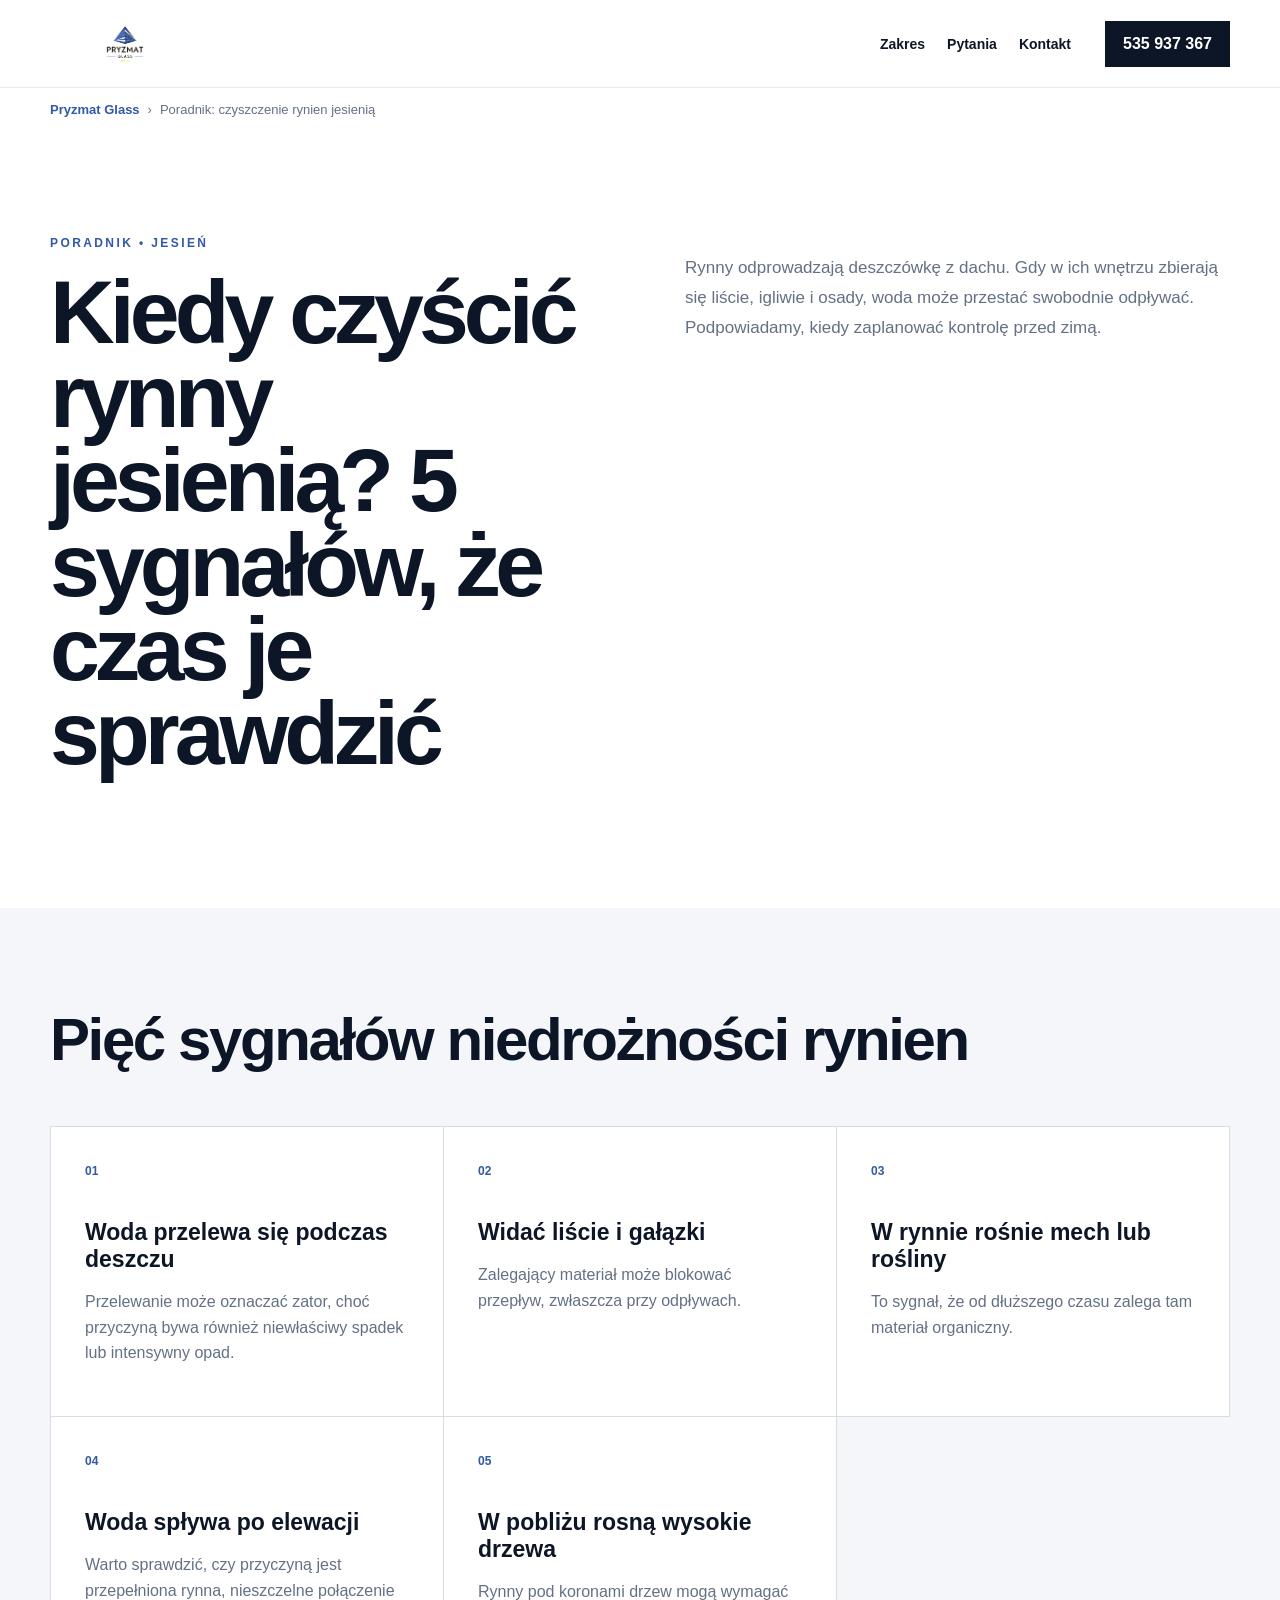
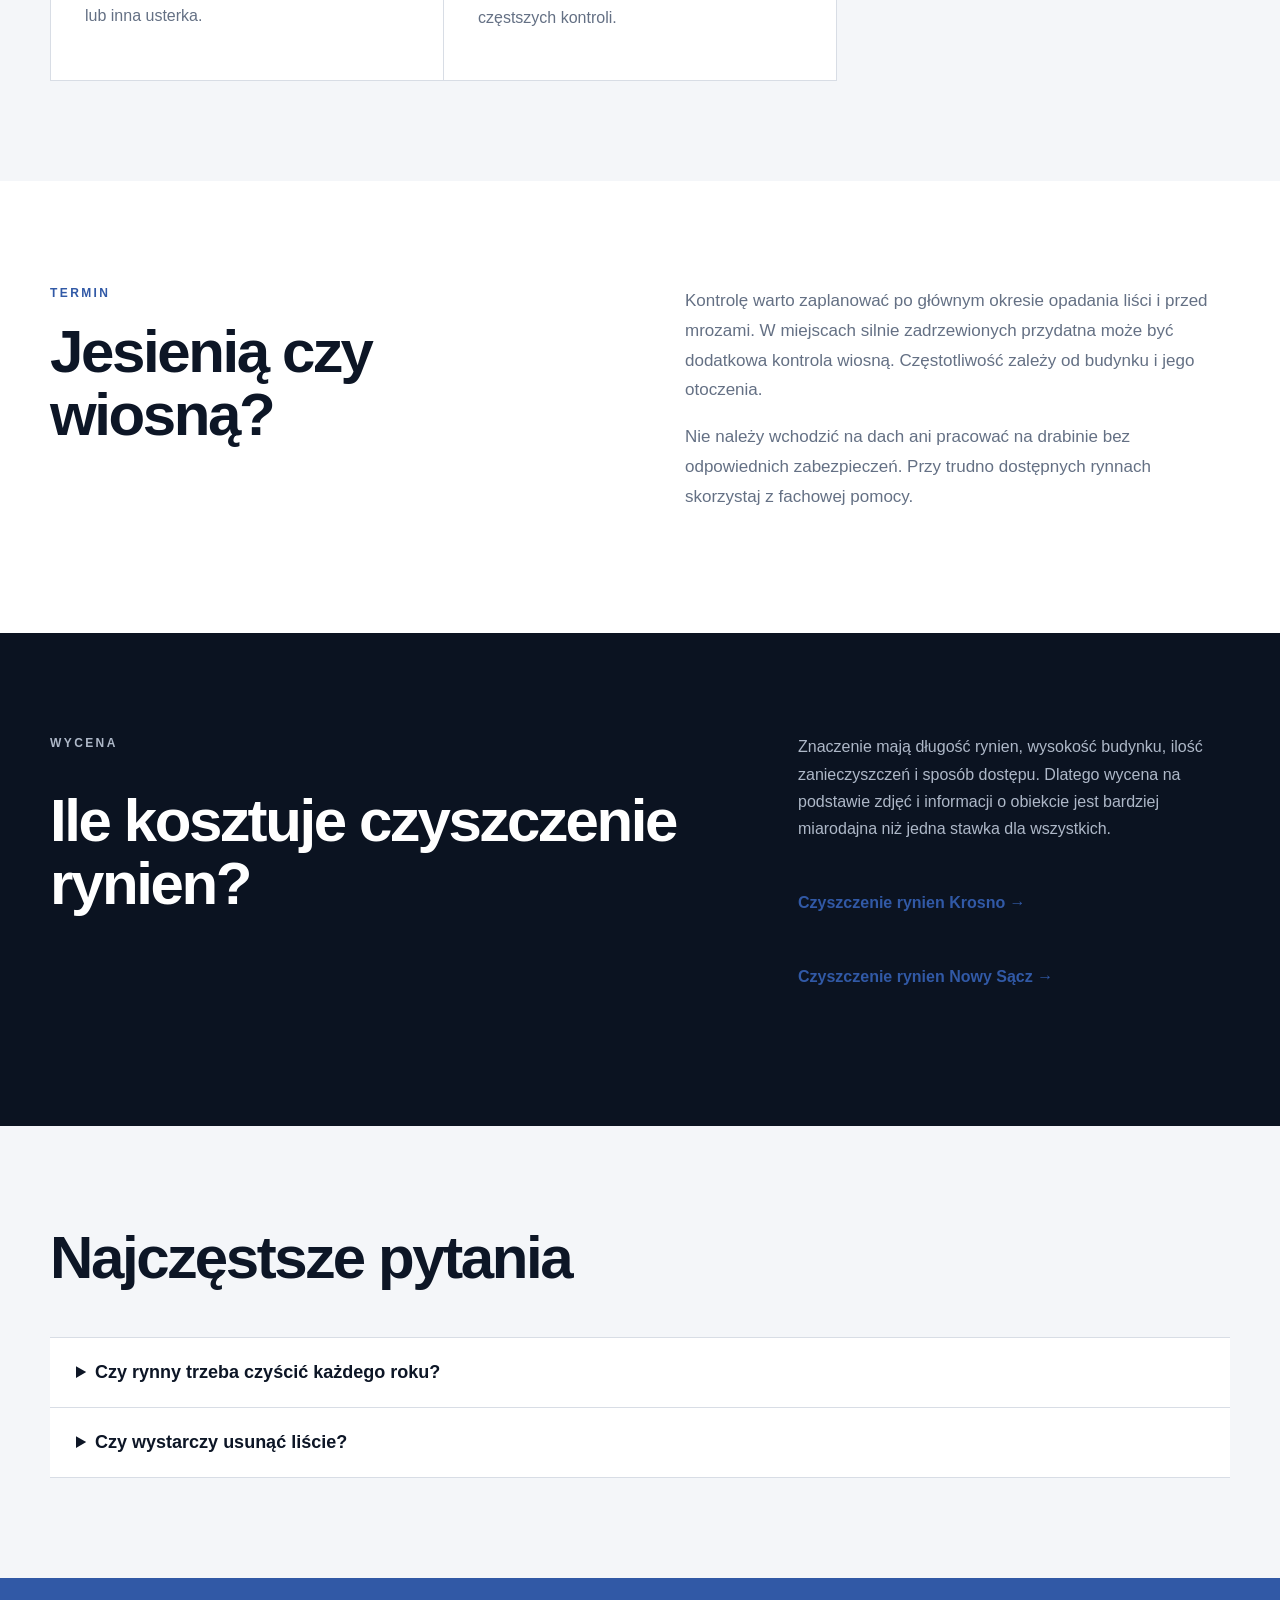
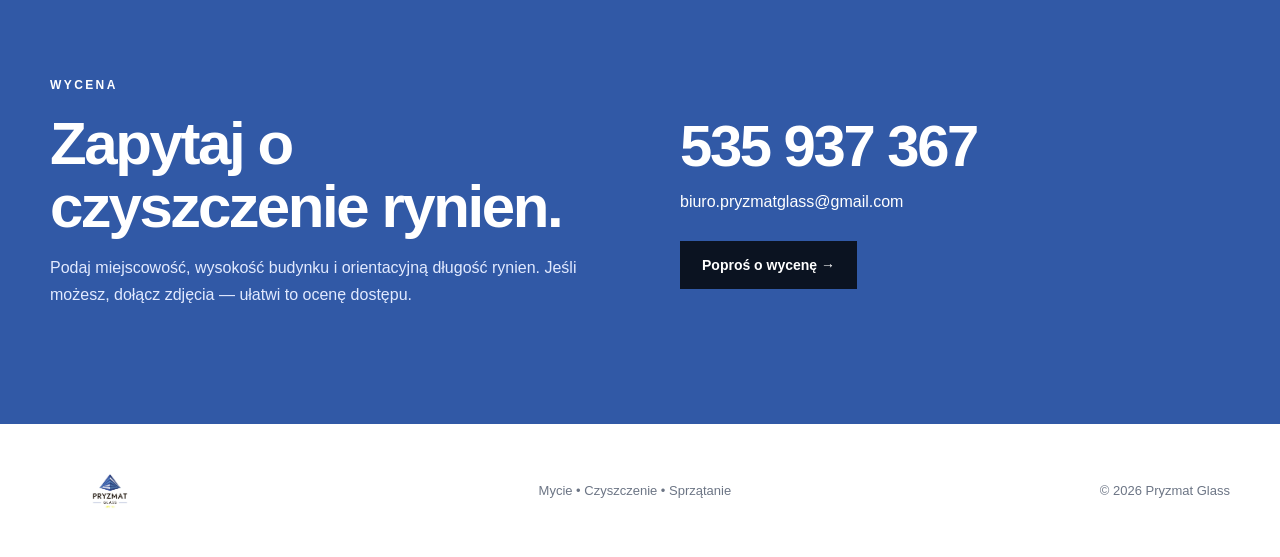
<file: poradnik/kiedy-czyscic-rynny-jesienia/index.html>
<!doctype html><html lang="pl"><head><meta charset="utf-8"><meta name="viewport" content="width=device-width,initial-scale=1"><title>Kiedy czyścić rynny jesienią? 5 sygnałów | Pryzmat Glass</title><meta name="description" content="Kiedy najlepiej czyścić rynny przed zimą? Poznaj 5 sygnałów niedrożności, zasady kontroli i czynniki wpływające na koszt usługi."><link rel="canonical" href="https://pryzmat-glass.pl/poradnik/kiedy-czyscic-rynny-jesienia/"><link rel="stylesheet" href="../../assets/style.css"><meta property="og:type" content="website"><meta property="og:title" content="Kiedy czyścić rynny jesienią? 5 sygnałów | Pryzmat Glass"><meta property="og:description" content="Kiedy najlepiej czyścić rynny przed zimą? Poznaj 5 sygnałów niedrożności, zasady kontroli i czynniki wpływające na koszt usługi."><meta property="og:url" content="https://pryzmat-glass.pl/poradnik/kiedy-czyscic-rynny-jesienia/"><meta property="og:image" content="https://pryzmat-glass.pl/assets/images/czyszczenie-rynien-krosno-hero.png"><script type="application/ld+json">{"@context":"https://schema.org","@type":"Article","headline":"Kiedy czyścić rynny jesienią? Objawy niedrożności i przygotowanie do zimy","description":"Jak rozpoznać zatkane rynny, kiedy zaplanować czyszczenie i od czego zależy cena usługi.","datePublished":"2026-10-13","dateModified":"2026-10-13","author":{"@type":"Organization","name":"Pryzmat Glass"},"publisher":{"@id":"https://pryzmat-glass.pl/#business"},"mainEntityOfPage":"https://pryzmat-glass.pl/poradnik/kiedy-czyscic-rynny-jesienia/"}</script><script async src="https://www.googletagmanager.com/gtag/js?id=G-3W2B2K7RCH"></script><script>window.dataLayer=window.dataLayer||[];function gtag(){dataLayer.push(arguments)}gtag('js',new Date());gtag('config','G-3W2B2K7RCH');gtag('config','AW-18460273766');document.addEventListener('click',function(e){const a=e.target.closest('a[href^="tel:"]');if(a&&e.isTrusted&&typeof gtag==='function'){gtag('event','phone_click',{phone_number:a.getAttribute('href').replace('tel:',''),page_location:location.href});gtag('event','conversion',{send_to:'AW-18460273766/7fAVCMOn3I8dEObYxeJE'})}})</script></head><body><header class="top"><a class="brand" href="../../"><img src="../../assets/images/logo.jpg" alt="Pryzmat Glass"></a><button class="menu" aria-label="Menu">☰</button><nav><a href="#zakres">Zakres</a><a href="#faq">Pytania</a><a href="#kontakt">Kontakt</a></nav><a class="phone" href="tel:+48535937367">535 937 367</a></header><main><nav class="breadcrumbs wrap" aria-label="Okruszki"><a href="../../">Pryzmat Glass</a><span aria-hidden="true">›</span><span>Poradnik: czyszczenie rynien jesienią</span></nav><section class="intro wrap"><div><p class="eyebrow blue">PORADNIK • JESIEŃ</p><h1>Kiedy czyścić rynny jesienią? 5 sygnałów, że czas je sprawdzić</h1></div><p>Rynny odprowadzają deszczówkę z dachu. Gdy w ich wnętrzu zbierają się liście, igliwie i osady, woda może przestać swobodnie odpływać. Podpowiadamy, kiedy zaplanować kontrolę przed zimą.</p></section><section id="zakres" class="services"><div class="wrap"><h2>Pięć sygnałów niedrożności rynien</h2><div class="grid"><article><b>01</b><h3>Woda przelewa się podczas deszczu</h3><p>Przelewanie może oznaczać zator, choć przyczyną bywa również niewłaściwy spadek lub intensywny opad.</p></article><article><b>02</b><h3>Widać liście i gałązki</h3><p>Zalegający materiał może blokować przepływ, zwłaszcza przy odpływach.</p></article><article><b>03</b><h3>W rynnie rośnie mech lub rośliny</h3><p>To sygnał, że od dłuższego czasu zalega tam materiał organiczny.</p></article><article><b>04</b><h3>Woda spływa po elewacji</h3><p>Warto sprawdzić, czy przyczyną jest przepełniona rynna, nieszczelne połączenie lub inna usterka.</p></article><article><b>05</b><h3>W pobliżu rosną wysokie drzewa</h3><p>Rynny pod koronami drzew mogą wymagać częstszych kontroli.</p></article></div></div></section><section class="intro wrap"><div><p class="eyebrow blue">TERMIN</p><h2>Jesienią czy wiosną?</h2></div><div class="related"><p>Kontrolę warto zaplanować po głównym okresie opadania liści i przed mrozami. W miejscach silnie zadrzewionych przydatna może być dodatkowa kontrola wiosną. Częstotliwość zależy od budynku i jego otoczenia.</p><p>Nie należy wchodzić na dach ani pracować na drabinie bez odpowiednich zabezpieczeń. Przy trudno dostępnych rynnach skorzystaj z fachowej pomocy.</p></div></section><section class="dark"><div class="wrap darkGrid"><div><p class="eyebrow">WYCENA</p><h2>Ile kosztuje czyszczenie rynien?</h2></div><div><p>Znaczenie mają długość rynien, wysokość budynku, ilość zanieczyszczeń i sposób dostępu. Dlatego wycena na podstawie zdjęć i informacji o obiekcie jest bardziej miarodajna niż jedna stawka dla wszystkich.</p><p><a class="textLink" href="../../czyszczenie-rynien-krosno/">Czyszczenie rynien Krosno →</a></p><p><a class="textLink" href="../../czyszczenie-rynien-nowy-sacz/">Czyszczenie rynien Nowy Sącz →</a></p></div></div></section><section id="faq" class="services"><div class="wrap"><h2>Najczęstsze pytania</h2><div class="faq"><details><summary>Czy rynny trzeba czyścić każdego roku?</summary><p>Warto kontrolować je regularnie. Częstotliwość czyszczenia zależy od liczby drzew i ilości osadów.</p></details><details><summary>Czy wystarczy usunąć liście?</summary><p>Nie zawsze. Należy również zwrócić uwagę na osady i drożność dostępnych odpływów.</p></details></div></div></section><section id="kontakt" class="contact"><div class="wrap contactGrid"><div><p class="eyebrow">WYCENA</p><h2>Zapytaj o czyszczenie rynien.</h2><p>Podaj miejscowość, wysokość budynku i orientacyjną długość rynien. Jeśli możesz, dołącz zdjęcia — ułatwi to ocenę dostępu.</p></div><div class="contactBox"><a class="number" href="tel:+48535937367">535 937 367</a><a class="mail" href="mailto:biuro.pryzmatglass@gmail.com?subject=Czyszczenie%20rynien%20-%20wycena">biuro.pryzmatglass@gmail.com</a><a class="primary black" href="mailto:biuro.pryzmatglass@gmail.com?subject=Czyszczenie%20rynien%20-%20wycena">Poproś o wycenę →</a></div></div></section></main><footer><div class="wrap foot"><a href="../../"><img src="../../assets/images/logo.jpg" alt="Pryzmat Glass"></a><p>Mycie • Czyszczenie • Sprzątanie</p><p>© 2026 Pryzmat Glass</p></div></footer><script src="../../assets/app.js"></script></body></html>
</file>
<file: assets/style.css>
:root{--blue:#3159a6;--ink:#0d1626;--muted:#647084;--light:#f4f6f9}*{box-sizing:border-box}html{scroll-behavior:smooth}body{margin:0;font-family:Arial,Helvetica,sans-serif;color:var(--ink);background:#fff}a{text-decoration:none;color:inherit}.wrap{width:min(1180px,calc(100% - 44px));margin:auto}.top{height:88px;display:flex;align-items:center;gap:34px;padding:0 max(22px,calc((100vw - 1180px)/2));background:#fff;position:sticky;top:0;z-index:10;border-bottom:1px solid #e7eaf0}.brand img{width:150px;height:64px;object-fit:contain}.top nav{display:flex;gap:28px;margin-left:auto;font-size:14px;font-weight:700}.top nav a:hover{color:var(--blue)}.phone{background:var(--ink);color:white;padding:14px 18px;font-weight:700}.menu{display:none;border:0;background:none;font-size:25px}.hero{height:min(760px,calc(100vh - 88px));min-height:580px;position:relative;background:url('images/windows-hero-1600.webp') center/cover no-repeat;color:white}.shade{position:absolute;inset:0;background:linear-gradient(90deg,rgba(5,14,28,.88),rgba(5,14,28,.42) 55%,rgba(5,14,28,.12))}.heroText{position:relative;z-index:1;width:min(1180px,calc(100% - 44px));margin:auto;padding-top:120px}.eyebrow{font-size:12px;letter-spacing:.2em;font-weight:800;margin:0 0 20px}.blue{color:var(--blue)}h1{font-size:clamp(50px,7vw,92px);line-height:.94;letter-spacing:-.055em;margin:0 0 28px;max-width:850px}h1 span{color:#8fb7ff}.heroText>p:not(.eyebrow){font-size:19px;line-height:1.6;max-width:620px;color:#e7edf7}.actions{display:flex;gap:12px;margin:34px 0}.primary,.ghost{display:inline-block;padding:16px 22px;font-weight:800;font-size:14px}.primary{background:var(--blue);color:white}.ghost{border:1px solid #ffffff80;color:white}.hero small{letter-spacing:.06em;color:#dce4f2}.intro{display:grid;grid-template-columns:1fr 1fr;gap:90px;padding:105px 0}.intro h2,.services h2,.gallery h2,.area h2,.contact h2,.dark h2{font-size:clamp(36px,5vw,60px);letter-spacing:-.04em;line-height:1.05;margin:0}.intro>p,.galleryHead>p,.area>p{font-size:17px;line-height:1.75;color:var(--muted)}.services{background:var(--light);padding:100px 0}.grid{display:grid;grid-template-columns:repeat(3,1fr);margin-top:55px;border-top:1px solid #d8dde5;border-left:1px solid #d8dde5}.grid article{background:white;padding:34px;min-height:220px;border-right:1px solid #d8dde5;border-bottom:1px solid #d8dde5}.grid b{font-size:12px;color:var(--blue)}.grid h3{font-size:23px;margin:40px 0 12px}.grid p{color:var(--muted);line-height:1.6}.gallery{padding:105px 0}.galleryHead{display:grid;grid-template-columns:1.4fr .6fr;gap:60px;align-items:end;margin-bottom:45px}.masonry{display:grid;grid-template-columns:repeat(3,1fr);grid-auto-rows:330px;gap:12px}.masonry figure{margin:0;overflow:hidden;background:#eee}.masonry .wide{grid-column:span 2}.masonry img{width:100%;height:100%;object-fit:cover;transition:.4s}.masonry figure:hover img{transform:scale(1.025)}.dark{background:#0b1321;color:white;padding:100px 0}.darkGrid{display:grid;grid-template-columns:1.2fr .8fr;gap:100px}.darkGrid h3{font-size:21px;margin:0 0 10px}.darkGrid p{color:#aeb8c8;line-height:1.7;margin:0 0 35px}.area{padding:100px 0}.cities{display:flex;flex-wrap:wrap;gap:10px;margin:42px 0 28px}.cities span{font-size:18px;font-weight:800;padding:16px 22px;background:var(--light);border-bottom:3px solid var(--blue)}.contact{background:#3159a6;color:white;padding:100px 0}.contactGrid{display:grid;grid-template-columns:1fr 1fr;gap:80px}.contactGrid>div>p:last-child{line-height:1.7;color:#e2eaff;max-width:570px}.contactBox{display:flex;flex-direction:column;align-items:flex-start;justify-content:center}.number{font-size:clamp(35px,5vw,58px);font-weight:900;letter-spacing:-.04em}.mail{margin:14px 0 30px}.black{background:#0b1321}footer{padding:35px 0}.foot{display:flex;align-items:center;justify-content:space-between;color:#6c7585;font-size:13px}.foot img{width:120px;height:60px;object-fit:contain}@media(max-width:820px){.top{height:72px}.brand img{width:112px;height:55px}.phone{display:none}.menu{display:block;margin-left:auto}.top nav{display:none;position:absolute;top:72px;left:0;right:0;background:white;padding:22px;flex-direction:column;border-bottom:1px solid #ddd}.top nav.open{display:flex}.hero{min-height:620px}.heroText{padding-top:95px}.intro,.galleryHead,.darkGrid,.contactGrid{grid-template-columns:1fr;gap:35px}.intro,.services,.gallery,.dark,.area,.contact{padding-top:75px;padding-bottom:75px}.grid{grid-template-columns:1fr}.masonry{grid-template-columns:1fr;grid-auto-rows:300px}.masonry .wide{grid-column:auto}.foot{flex-direction:column;gap:12px;text-align:center}}@media(max-width:480px){.wrap,.heroText{width:min(100% - 28px,1180px)}h1{font-size:48px}.actions{flex-direction:column;align-items:flex-start}.masonry{grid-auto-rows:250px}}

.subHero{height:650px;min-height:560px;position:relative;background:url('images/windows-hero-1600.webp') center/cover no-repeat;color:white}.subHero .heroText{padding-top:105px}.related p{font-size:17px;line-height:1.75;color:var(--muted);margin-top:0}.textLink{display:inline-block;margin-top:12px;color:var(--blue);font-weight:800}.faq{margin-top:48px;border-top:1px solid #d8dde5}.faq details{background:#fff;border-bottom:1px solid #d8dde5;padding:0 26px}.faq summary{cursor:pointer;font-size:18px;font-weight:800;padding:24px 0}.faq details p{color:var(--muted);line-height:1.7;margin:0 0 24px}@media(max-width:820px){.subHero{min-height:620px}.subHero .heroText{padding-top:90px}}


.subHero.cleaningHero{background-image:linear-gradient(90deg,rgba(4,14,25,.78) 0%,rgba(4,14,25,.42) 42%,rgba(4,14,25,.08) 72%),url("images/sprzatanie-krosno-hero.jpg");background-size:cover;background-position:center}

.breadcrumbs{padding:14px 0;font-size:13px;color:var(--muted);display:flex;gap:8px;align-items:center}.breadcrumbs a{font-weight:700;color:var(--blue)}

:root{--windows-hero-image:url('/assets/images/windows-hero-1600.webp')}
.nsHero,.rzHero{padding-bottom:32px}
section[id]{scroll-margin-top:100px}
.breadcrumbs{flex-wrap:wrap}
.mail{overflow-wrap:anywhere;max-width:100%}
.projectVideo{max-width:500px;margin:28px auto 0;padding:24px;text-align:center;background:var(--light);border:1px solid #d8dde5;min-height:240px}
.projectVideo button{border:0;cursor:pointer;font-family:inherit;min-height:44px}
.projectVideo button[hidden]{display:none}
.projectVideo .fb-video,.projectVideo iframe{max-width:100%}
.projectVideo p{line-height:1.6}
@media(max-width:820px){
  :root{--windows-hero-image:url('/assets/images/windows-hero-960.webp')}
  .hero,.subHero{background-image:var(--windows-hero-image);height:auto;min-height:620px;padding-bottom:36px}
  .top{gap:8px;padding-left:14px;padding-right:14px}
  .top .brand{margin-right:auto;flex-shrink:0}
  .top .brand img{width:90px}
  .top .phone{display:inline-flex;align-items:center;order:2;min-height:44px;padding:10px;font-size:13px;white-space:nowrap}
  .top .menu{order:3;margin-left:0;min-width:44px;min-height:44px;flex-shrink:0}
  .top nav{max-height:calc(100dvh - 72px);overflow-y:auto}
  section[id]{scroll-margin-top:84px}
}
@media(prefers-reduced-motion:reduce){html{scroll-behavior:auto}.masonry img{transition:none}}

.subHero.gutterHero{background-image:linear-gradient(90deg,rgba(4,14,25,.82) 0%,rgba(4,14,25,.45) 45%,rgba(4,14,25,.10) 75%),url("images/czyszczenie-rynien-krosno-hero.webp");background-size:cover;background-position:center}
.subHero.pavingHero{background-image:linear-gradient(90deg,rgba(4,14,25,.82) 0%,rgba(4,14,25,.43) 45%,rgba(4,14,25,.08) 75%),url("images/mycie-kostki-krosno-hero.webp");background-size:cover;background-position:center}

.nsHomeProject{display:grid;grid-template-columns:minmax(0,1fr) minmax(0,1fr);align-items:center;gap:48px;padding:0 0 80px}.nsHomeProject figure{margin:0}.nsHomeProject img{display:block;width:100%;height:auto;border-radius:4px}.nsHomeProject figcaption{font-size:14px;line-height:1.5;color:var(--muted);margin-top:8px}.nsHomeProject h2{font-size:clamp(30px,4vw,48px);letter-spacing:-.04em;line-height:1.1;margin:0 0 20px}.nsHomeProject p:not(.eyebrow){font-size:17px;line-height:1.7;color:var(--muted)}@media(max-width:820px){.nsHomeProject{grid-template-columns:1fr;gap:28px;padding-bottom:60px}}

/* Accessible desktop/mobile service dropdown and rental navigation */
.top nav{align-items:center;gap:22px}.top .nav-dropdown{position:relative}.top .nav-dropdown summary{list-style:none;cursor:pointer;white-space:nowrap;font-weight:700}.top .nav-dropdown summary::-webkit-details-marker{display:none}.top .nav-dropdown summary span{font-size:11px;margin-left:4px}.top .nav-dropdown summary:hover,.top .nav-dropdown[open] summary{color:var(--blue)}.top .nav-dropdown-list{position:absolute;top:calc(100% + 20px);left:-18px;min-width:240px;background:#fff;border:1px solid #e3e8f0;box-shadow:0 14px 32px rgba(13,22,38,.15);padding:8px;display:flex;flex-direction:column;gap:0;z-index:20}.top .nav-dropdown-list a{display:block;padding:12px 14px;white-space:nowrap;border-radius:4px}.top .nav-dropdown-list a:hover,.top .nav-dropdown-list a:focus-visible{background:#eef3fa}.top .nav-rental{color:#3159a6;font-weight:800}.top .nav-dropdown summary:focus-visible,.top nav a:focus-visible{outline:2px solid #3159a6;outline-offset:4px}@media(max-width:1050px) and (min-width:821px){.top{gap:16px}.top nav{gap:14px;font-size:13px}.brand img{width:115px}.phone{padding:12px;font-size:13px}}@media(max-width:820px){.top nav{align-items:stretch;gap:0}.top nav>a,.top .nav-dropdown summary{display:block;padding:12px 0}.top .nav-dropdown-list{position:static;min-width:0;box-shadow:none;border:0;border-left:2px solid #dce5f0;padding:0 0 0 14px;margin:4px 0 8px}.top .nav-dropdown-list a{white-space:normal;padding:11px 8px}.top .nav-rental{font-weight:800}}
</file>
<file: assets/black-month.css>
/* Pryzmat Glass – Black Month 2026. All selectors scoped to bm-* components. */
.bm-teaser{background:linear-gradient(110deg,#101722 0%,#1c2836 65%,#101722 100%);color:#fff;padding:20px 0;border-top:2px solid #bfa36a;border-bottom:2px solid #bfa36a}
.bm-teaser-inner{width:min(1180px,calc(100% - 44px));margin:auto;display:flex;align-items:center;justify-content:space-between;gap:28px}
.bm-teaser-copy{max-width:800px}
.bm-teaser-eyebrow{display:block;color:#edcc89;letter-spacing:.12em;font-weight:800;font-size:12px;text-transform:uppercase;margin-bottom:5px}
.bm-teaser strong{display:block;color:#fff;font-size:clamp(19px,2vw,28px);line-height:1.25}
.bm-teaser p{margin:7px 0 0;color:#e1e5eb;line-height:1.5;font-size:14px}
.bm-teaser-cta{display:inline-flex;align-items:center;justify-content:center;flex-shrink:0;background:#e4bb66;color:#111c2a;font-weight:800;border-radius:9px;padding:14px 22px;text-decoration:none}
.bm-teaser-cta:hover,.bm-teaser-cta:focus-visible{background:#ffe1a4;color:#111c2a;outline-offset:3px}
.bm-page{--bm-ink:#152336;--bm-gold:#e4bb66;--bm-gray:#647287;color:var(--bm-ink)}
.bm-page .bm-hero{background:radial-gradient(circle at 86% 25%,#33465b 0%,#142131 40%,#0d1520 78%);color:#fff;padding:90px 0 96px;overflow:hidden}
.bm-page .bm-hero-inner{display:grid;grid-template-columns:minmax(0,1.4fr) minmax(270px,.7fr);gap:48px;align-items:center}
.bm-page .bm-kicker{margin:0 0 16px;color:var(--bm-gold);font-size:14px;font-weight:800;letter-spacing:.17em}
.bm-page .bm-hero h1{color:#fff;font-size:clamp(44px,6vw,80px);line-height:1.06;letter-spacing:-.045em;margin:0 0 23px}
.bm-page .bm-hero h1 em{font-style:normal;color:var(--bm-gold)}
.bm-page .bm-hero-lead{font-size:clamp(18px,2.2vw,23px);line-height:1.5;max-width:700px;color:#e1e7ef;margin:0 0 28px}
.bm-page .bm-actions{display:flex;flex-wrap:wrap;gap:13px;align-items:center}
.bm-page .bm-button{display:inline-flex;align-items:center;justify-content:center;padding:15px 22px;border-radius:9px;background:var(--bm-gold);color:#132033;font-weight:800;text-decoration:none}
.bm-page .bm-button:hover,.bm-page .bm-button:focus-visible{background:#ffe0a1}
.bm-page .bm-link{color:#fff;text-decoration:underline;text-underline-offset:4px;font-weight:700}
.bm-page .bm-small{font-size:13px;line-height:1.6;color:#dce3ea;margin:20px 0 0}
.bm-page .bm-ticket{border:1px solid rgba(228,187,102,.45);background:rgba(255,255,255,.06);border-radius:20px;padding:33px;box-shadow:0 22px 60px rgba(0,0,0,.22)}
.bm-page .bm-ticket small{color:#dbcbad;font-size:13px;letter-spacing:.1em}
.bm-page .bm-ticket strong{display:block;font-size:clamp(32px,4vw,48px);margin:12px 0;color:#fff}
.bm-page .bm-ticket p{color:#e4e8ee;line-height:1.55}
.bm-page .bm-ticket hr{border:0;border-top:1px solid rgba(255,255,255,.22);margin:24px 0}
.bm-page .bm-block{padding:78px 0}
.bm-page .bm-block h2{font-size:clamp(30px,4vw,49px);margin:0 0 18px;letter-spacing:-.035em;line-height:1.12}
.bm-page .bm-intro{max-width:840px;color:#526072;line-height:1.7;font-size:18px}
.bm-page .bm-cards{display:grid;grid-template-columns:repeat(3,minmax(0,1fr));gap:18px;margin-top:34px}
.bm-page .bm-card{padding:28px;border:1px solid #dce2e9;background:#fff;border-radius:16px;box-shadow:0 9px 30px rgba(17,35,57,.05)}
.bm-page .bm-card b{display:inline-flex;background:#f7e8ca;border-radius:8px;padding:8px 11px;font-size:14px;color:#69450c}
.bm-page .bm-card h3{margin:22px 0 10px;font-size:22px;line-height:1.25}
.bm-page .bm-card p{line-height:1.65;color:#4a596d;margin:0}
.bm-page .bm-terms{background:#f5f7fa;padding:75px 0}
.bm-page .bm-terms-list{display:grid;grid-template-columns:repeat(2,minmax(0,1fr));gap:18px;margin-top:32px}
.bm-page .bm-term{background:#fff;border:1px solid #e1e6ec;border-radius:14px;padding:26px}
.bm-page .bm-term h3{margin:0 0 11px;font-size:18px}
.bm-page .bm-term p,.bm-page .bm-term li{color:#455469;line-height:1.65;margin:0}
.bm-page .bm-term ul{margin:0;padding-left:20px}
.bm-page .bm-footnote{font-size:14px;color:#526072;line-height:1.7;margin-top:25px}
.bm-page .bm-contact{background:#12243a;color:#fff;padding:68px 0}
.bm-page .bm-contact h2{color:#fff}
.bm-page .bm-contact p{line-height:1.7;color:#e2e6eb}
.bm-page .bm-contact a:not(.bm-button){color:#ffe0a1;text-decoration:underline;text-underline-offset:3px}
@media (max-width:800px){.bm-page .bm-hero-inner{grid-template-columns:1fr}.bm-page .bm-cards{grid-template-columns:1fr 1fr}.bm-page .bm-terms-list{grid-template-columns:1fr}.bm-teaser-inner{align-items:flex-start;flex-direction:column;gap:15px}}
@media (max-width:590px){.bm-page .bm-hero{padding:60px 0}.bm-page .bm-block,.bm-page .bm-terms{padding:52px 0}.bm-page .bm-cards{grid-template-columns:1fr}.bm-page .bm-ticket{padding:25px}}
@media (prefers-reduced-motion:no-preference){.bm-teaser-cta,.bm-page .bm-button{transition:background-color .18s ease,transform .18s ease}.bm-teaser-cta:hover,.bm-page .bm-button:hover{transform:translateY(-2px)}}
</file>
